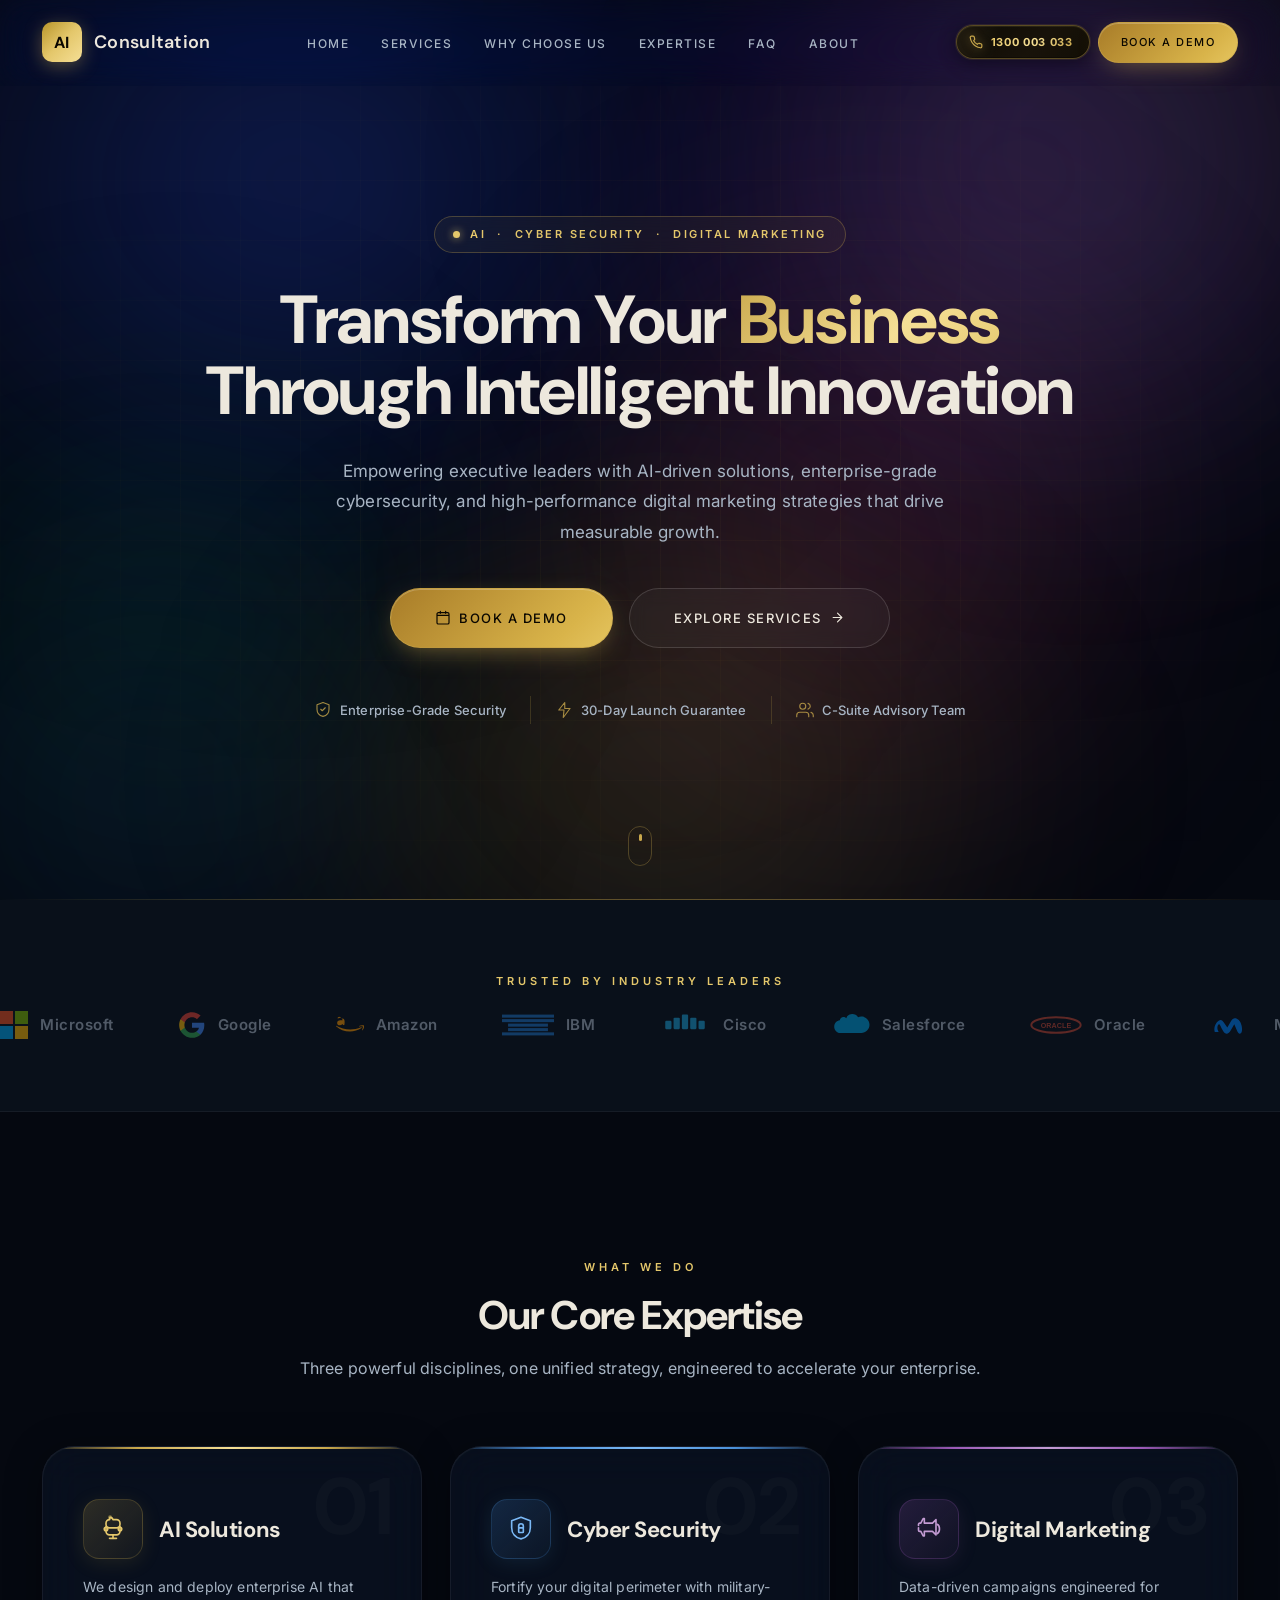
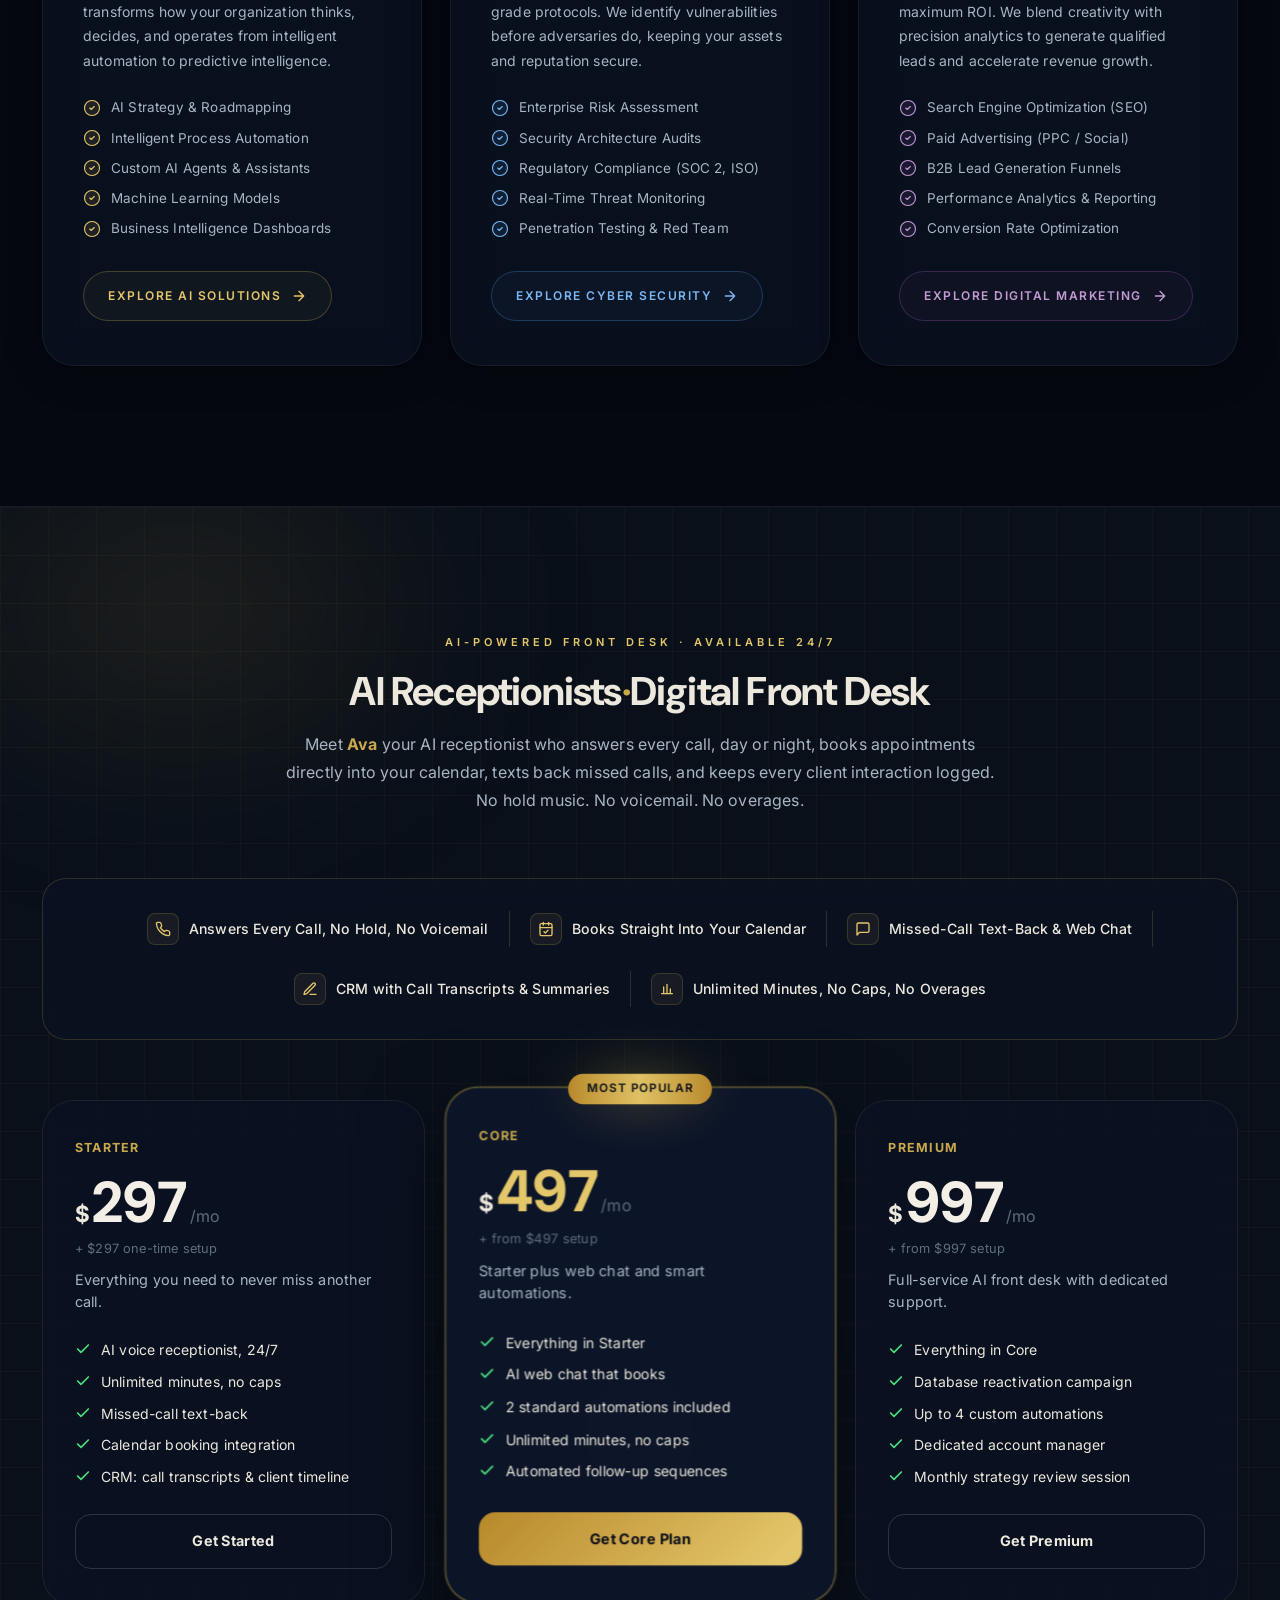
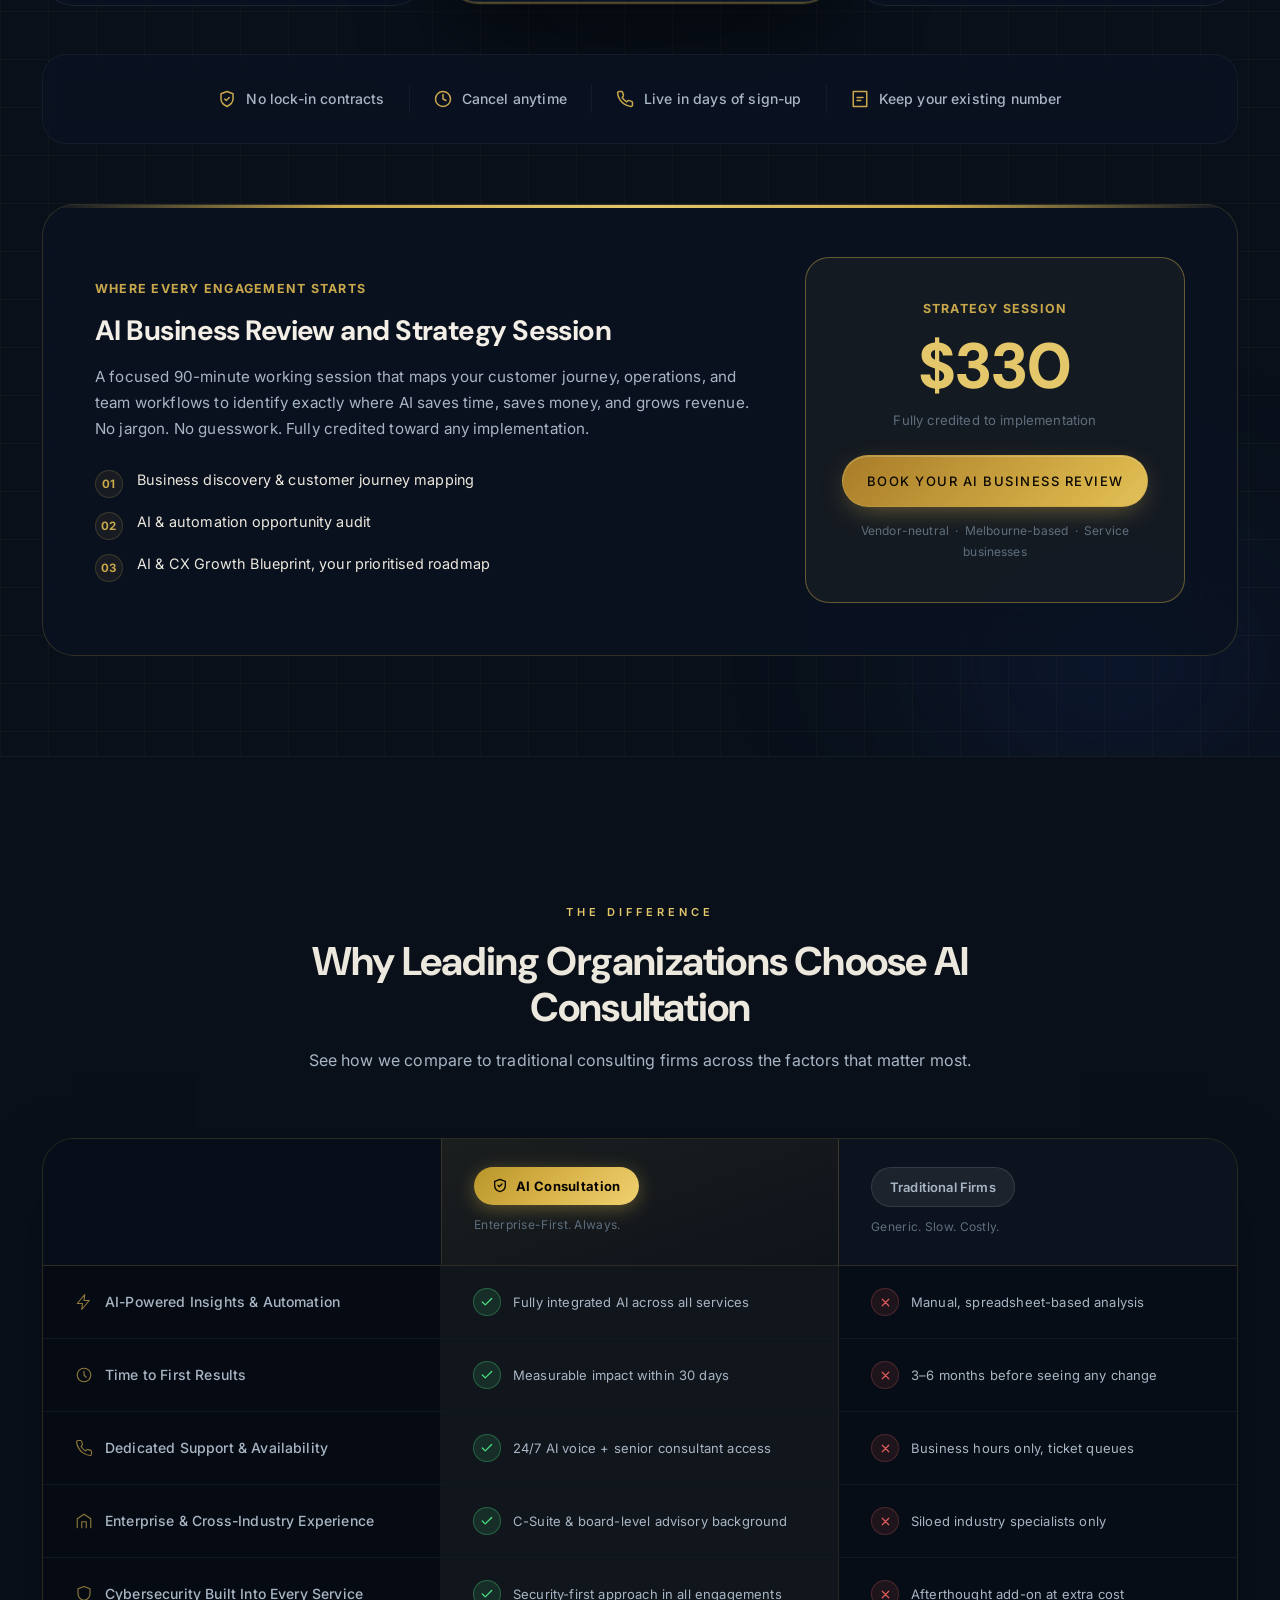
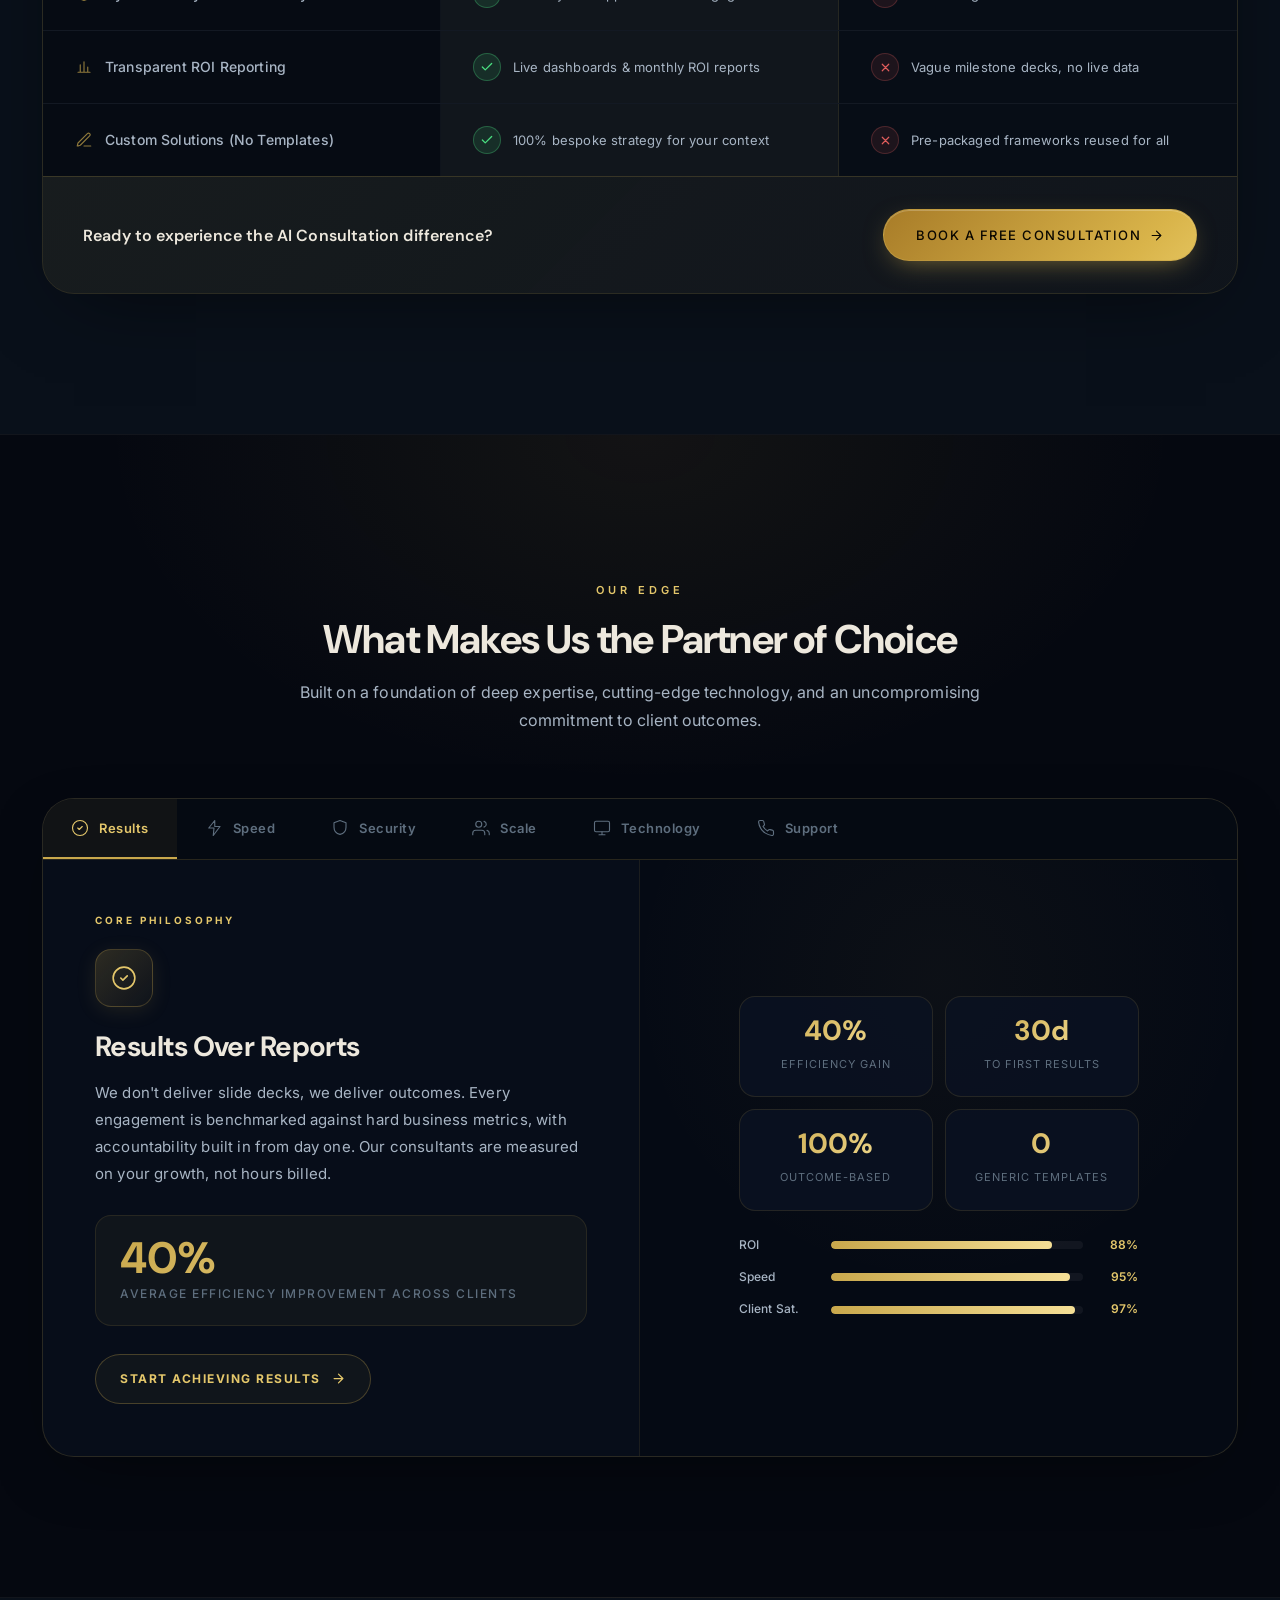
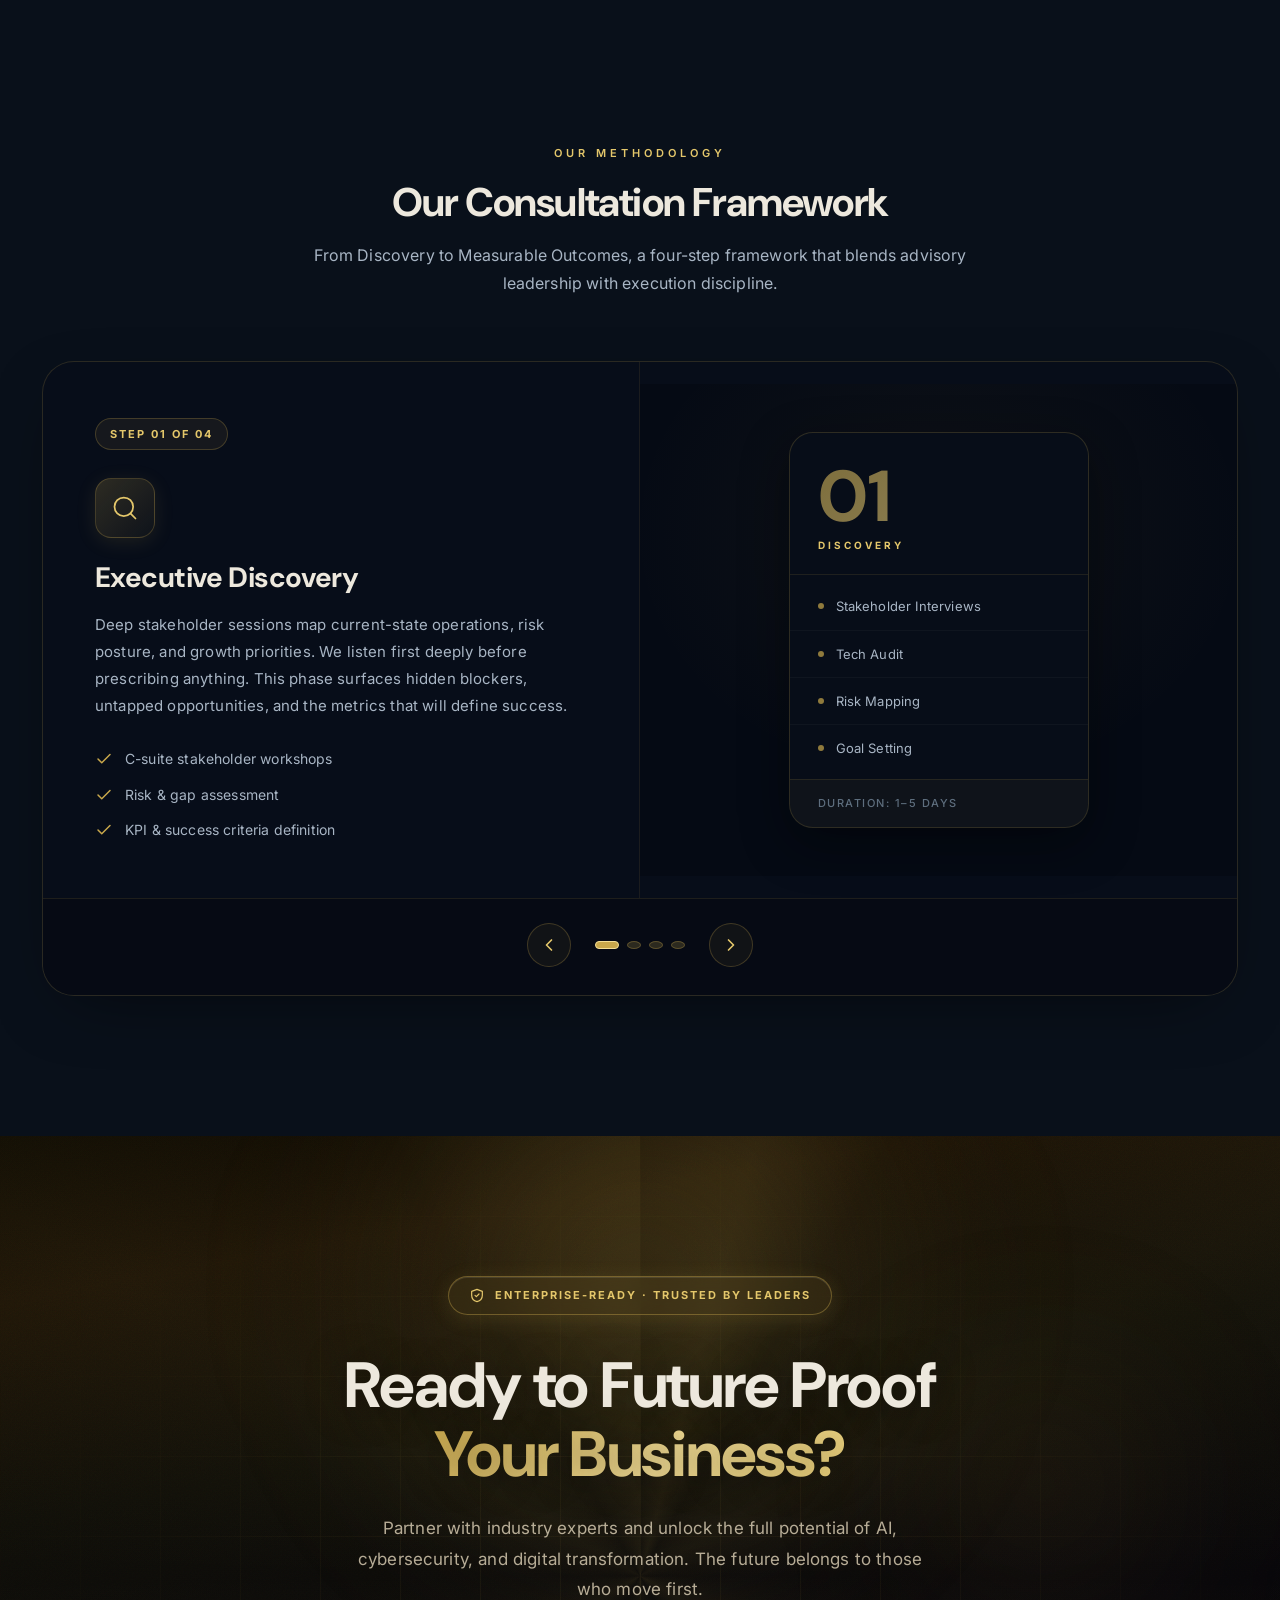
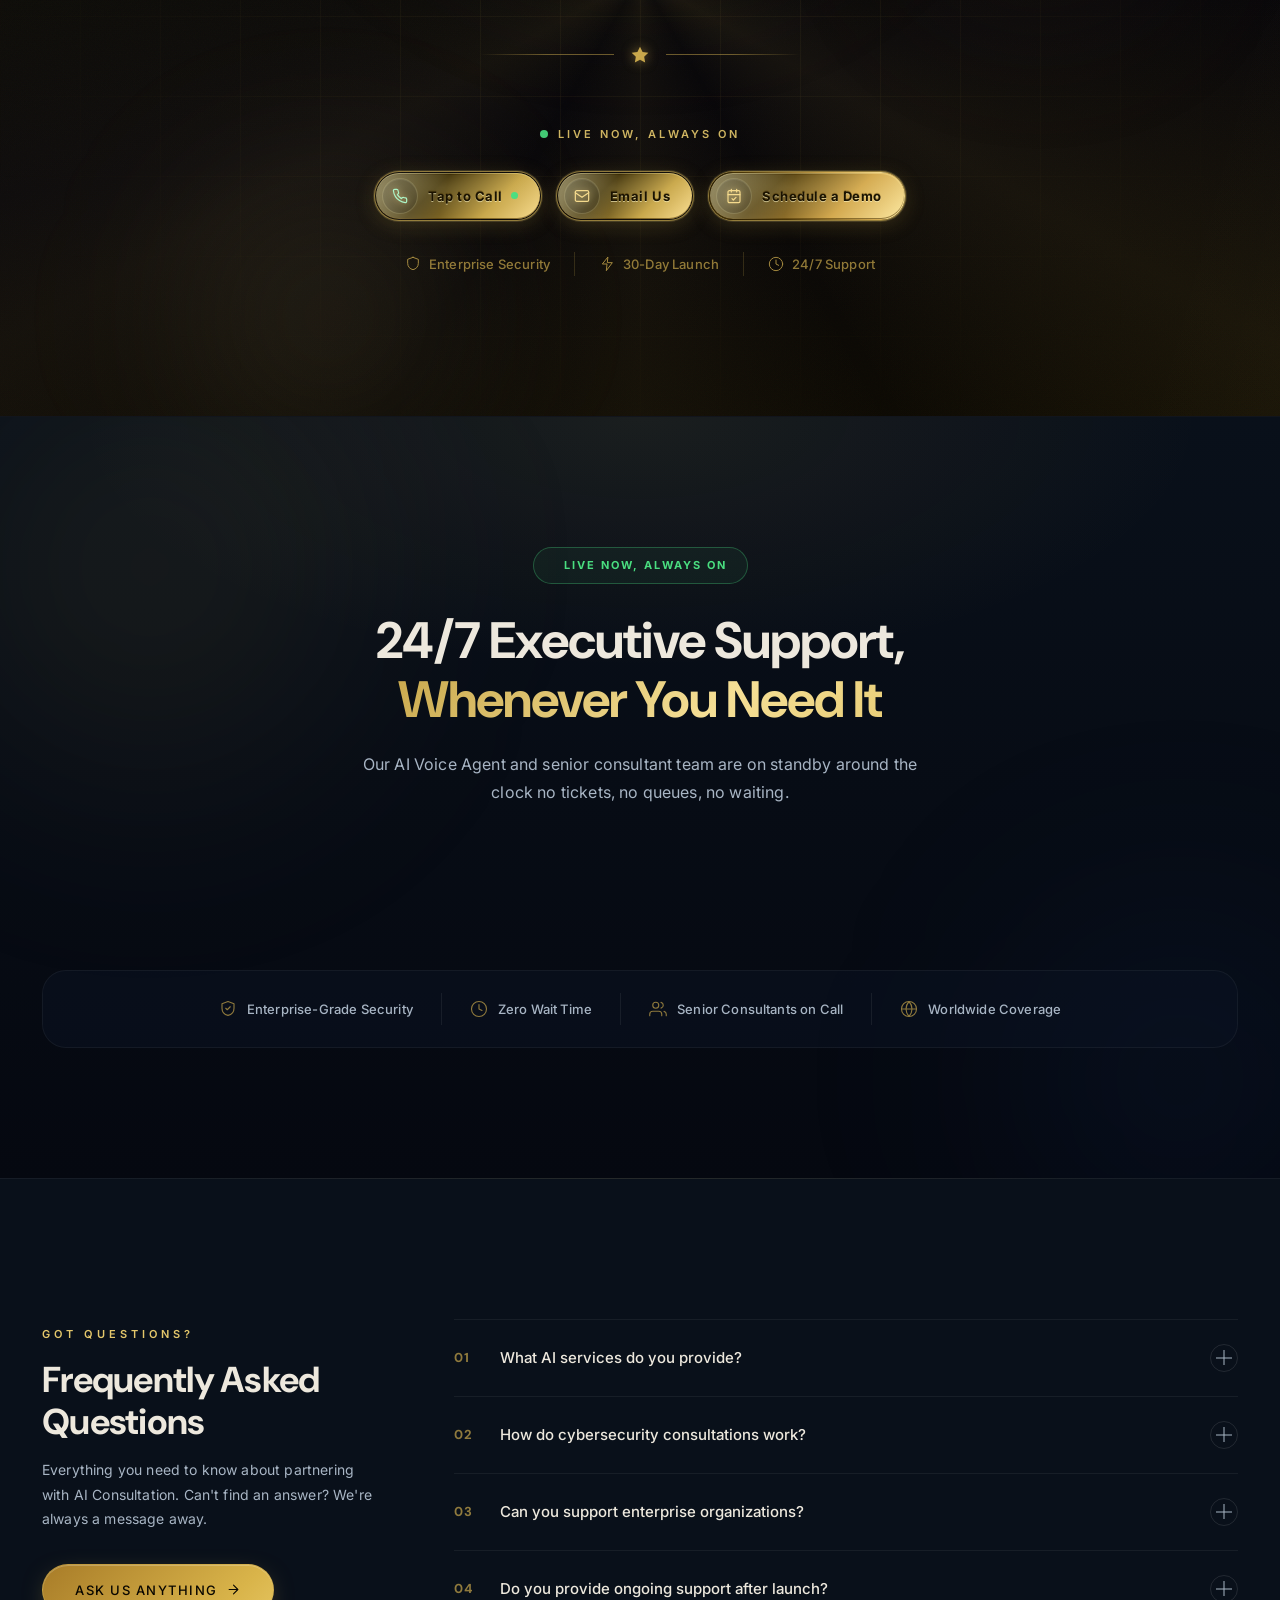
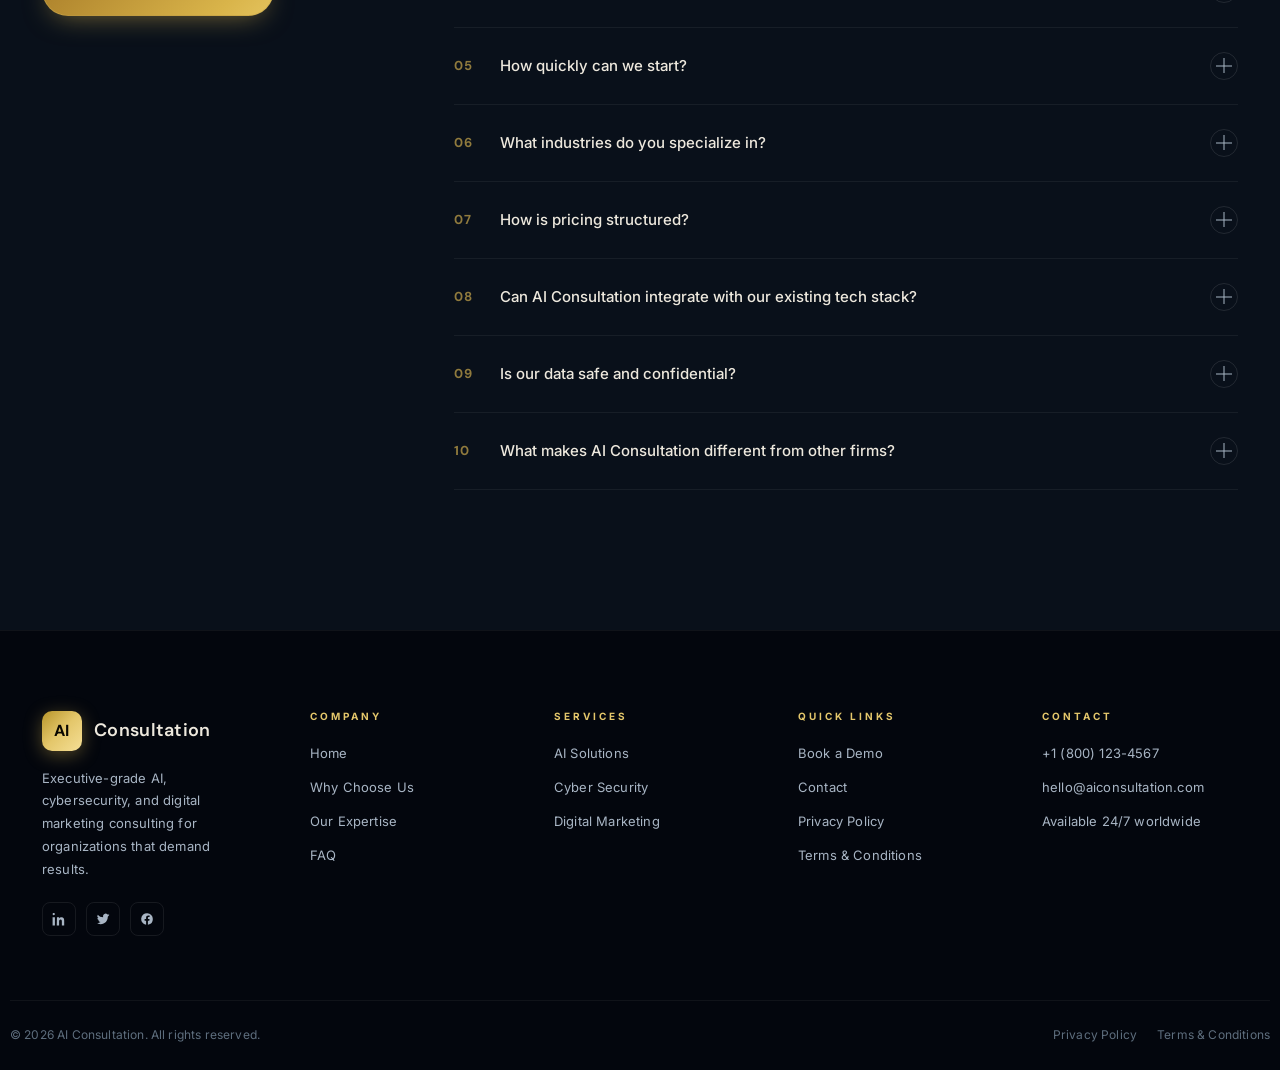
<file: index.html>
<!DOCTYPE html>
<html lang="en">
<head>
<meta charset="UTF-8">
<meta name="viewport" content="width=device-width, initial-scale=1.0">
<title>AI Consultation | Strategic Intelligence for Enterprise Leaders</title>
<meta name="description" content="AI Consultation partners with executive leaders to deliver AI strategy, enterprise cybersecurity, and high-performance digital marketing that drives measurable growth.">
<link rel="preconnect" href="https://fonts.googleapis.com">
<link rel="preconnect" href="https://fonts.gstatic.com" crossorigin>
<link href="https://fonts.googleapis.com/css2?family=Inter:wght@300;400;500;600;700;800&family=Playfair+Display:wght@400;600;700;800&family=DM+Sans:wght@400;500;600;700;800&display=swap" rel="stylesheet">
<link rel="stylesheet" href="style.css">
</head>
<body>

<!-- ===================== HEADER ===================== -->
<header class="site-header" id="siteHeader">
  <div class="header-inner container">
    <a href="#home" class="logo">
      <span class="logo-mark">AI</span>
      <span class="logo-text">Consultation</span>
    </a>

    <nav class="main-nav" id="mainNav">
      <ul>
        <li><a href="#home">Home</a></li>
        <li><a href="#services">Services</a></li>
        <li><a href="#why-us">Why Choose Us</a></li>
        <li><a href="#expertise">Expertise</a></li>
        <li><a href="#faq">FAQ</a></li>
        <li><a href="about.html">About</a></li>
      </ul>
    </nav>

    <div class="nav-actions">
      <a href="tel:+61130003033" class="btn btn-phone btn-nav-phone" aria-label="Call 1300 003 033">
        <svg viewBox="0 0 24 24" aria-hidden="true" focusable="false">
          <path d="M22 16.92v3a2 2 0 0 1-2.18 2 19.79 19.79 0 0 1-8.63-3.07 19.5 19.5 0 0 1-6-6A19.79 19.79 0 0 1 2.08 4.18 2 2 0 0 1 4.06 2h3a2 2 0 0 1 2 1.72c.12.92.34 1.81.66 2.66a2 2 0 0 1-.45 2.11L8 9.76a16 16 0 0 0 6.24 6.24l1.27-1.27a2 2 0 0 1 2.11-.45c.85.32 1.74.54 2.66.66A2 2 0 0 1 22 16.92z"/>
        </svg>
        <span>1300 003 033</span>
      </a>
      <a href="#book-demo" class="btn btn-gold btn-nav">Book a Demo</a>
    </div>

    <button class="menu-toggle" id="menuToggle" aria-label="Open menu" aria-expanded="false">
      <span></span><span></span><span></span>
    </button>
  </div>
</header>

<!-- mobile nav overlay -->
<div class="mobile-nav" id="mobileNav">
  <ul>
    <li><a href="#home">Home</a></li>
    <li><a href="#services">Services</a></li>
    <li><a href="#why-us">Why Choose Us</a></li>
    <li><a href="#expertise">Expertise</a></li>
    <li><a href="#faq">FAQ</a></li>
    <li><a href="about.html">About</a></li>
  </ul>
  <a href="#book-demo" class="btn btn-gold">Book a Demo</a>
</div>

<main>

<!-- ===================== HERO ===================== -->
<section class="hero" id="home">
  <!-- Aurora / Nebula premium animation layer -->
  <div class="hero-aurora-layer" aria-hidden="true">
    <div class="aurora-blob aurora-blob-1"></div>
    <div class="aurora-blob aurora-blob-2"></div>
    <div class="aurora-blob aurora-blob-3"></div>
    <div class="aurora-blob aurora-blob-4"></div>
    <div class="aurora-blob aurora-blob-5"></div>
  </div>
  <div class="hero-bg-grid"></div>
  <div class="hero-mesh-gradient"></div>
  <div class="hero-glow hero-glow-1"></div>
  <div class="hero-glow hero-glow-2"></div>
  <div class="hero-glow hero-glow-3"></div>
  <div class="hero-particles" id="heroParticles"></div>


  <div class="container hero-centered">
    <div class="hero-badge" data-reveal="fade-down">
      <span class="hero-badge-dot"></span>
      <span>AI &nbsp;&middot;&nbsp; Cyber Security &nbsp;&middot;&nbsp; Digital Marketing</span>
    </div>

    <h1 class="hero-title" data-reveal="fade-up">
      Transform Your <span class="gold-text-stroke">Business</span><br>Through&nbsp;Intelligent Innovation
    </h1>

    <p class="hero-sub hero-sub-center" data-reveal="fade-up" style="--reveal-delay:0.1s">
      Empowering executive leaders with AI-driven solutions, enterprise-grade cybersecurity, and high-performance digital marketing strategies that drive measurable growth.
    </p>

    <div class="hero-actions hero-actions-center" data-reveal="fade-up" style="--reveal-delay:0.2s">
      <a href="#book-demo" class="btn btn-gold btn-lg magnetic-btn">
        <svg viewBox="0 0 24 24" class="btn-icon" aria-hidden="true"><path d="M8 2v3M16 2v3M3 8h18M5 4h14a2 2 0 0 1 2 2v13a2 2 0 0 1-2 2H5a2 2 0 0 1-2-2V6a2 2 0 0 1 2-2z"/></svg>
        Book a Demo
      </a>
      <a href="#services" class="btn btn-ghost btn-lg">Explore Services
        <svg viewBox="0 0 24 24" class="btn-icon-right" aria-hidden="true"><path d="M5 12h14M12 5l7 7-7 7"/></svg>
      </a>
    </div>

    <div class="hero-trust-row hero-trust-center" data-reveal="fade-up" style="--reveal-delay:0.3s">
      <div class="hero-trust-item">
        <svg viewBox="0 0 24 24" aria-hidden="true"><path d="M12 2 4 5v6c0 5 3.5 8.5 8 9.5 4.5-1 8-4.5 8-9.5V5l-8-3z"/><path d="m9 11 2 2 4-4" stroke-linecap="round" stroke-linejoin="round"/></svg>
        <span>Enterprise-Grade Security</span>
      </div>
      <div class="hero-trust-sep"></div>
      <div class="hero-trust-item">
        <svg viewBox="0 0 24 24" aria-hidden="true"><path d="m13 2-8 10h7l-1 10 9-12h-7z"/></svg>
        <span>30-Day Launch Guarantee</span>
      </div>
      <div class="hero-trust-sep"></div>
      <div class="hero-trust-item">
        <svg viewBox="0 0 24 24" aria-hidden="true"><path d="M17 21v-2a4 4 0 0 0-4-4H5a4 4 0 0 0-4 4v2"/><circle cx="9" cy="7" r="4"/><path d="M23 21v-2a4 4 0 0 0-3-3.87M16 3.13a4 4 0 0 1 0 7.75"/></svg>
        <span>C-Suite Advisory Team</span>
      </div>
    </div>
  </div>

  <a href="#partners" class="scroll-cue" aria-hidden="true"><span></span></a>
</section>

<!-- DISABLED: SECTION BREAK — GOLDEN STARS (uncomment to restore falling star effect)
<!--
<div class="section-star-break" aria-hidden="true" id="starbreak-1">
  <canvas class="star-fall-canvas" data-break="1"></canvas>
</div>
-->

<!-- ===================== TRUSTED PARTNERS ===================== -->
<section class="partners" id="partners">
  <div class="container">
    <p class="section-eyebrow center" data-reveal="fade-up">Trusted By Industry Leaders</p>
  </div>
  <div class="marquee" data-reveal="fade-up">
    <div class="marquee-track">
      <span class="brand-logo">
        <svg viewBox="0 0 232 232" class="brand-svg" aria-label="Microsoft"><rect x="0" y="0" width="108" height="108" fill="#F25022"/><rect x="124" y="0" width="108" height="108" fill="#7FBA00"/><rect x="0" y="124" width="108" height="108" fill="#00A4EF"/><rect x="124" y="124" width="108" height="108" fill="#FFB900"/></svg>
        <span class="brand-name">Microsoft</span>
      </span>
      <span class="brand-logo">
        <svg viewBox="0 0 24 24" class="brand-svg" aria-label="Google"><path d="M22.56 12.25c0-.78-.07-1.53-.2-2.25H12v4.26h5.92c-.26 1.37-1.04 2.53-2.21 3.31v2.77h3.57c2.08-1.92 3.28-4.74 3.28-8.09z" fill="#4285F4"/><path d="M12 23c2.97 0 5.46-.98 7.28-2.66l-3.57-2.77c-.98.66-2.23 1.06-3.71 1.06-2.86 0-5.29-1.93-6.16-4.53H2.18v2.84C3.99 20.53 7.7 23 12 23z" fill="#34A853"/><path d="M5.84 14.09c-.22-.66-.35-1.36-.35-2.09s.13-1.43.35-2.09V7.07H2.18C1.43 8.55 1 10.22 1 12s.43 3.45 1.18 4.93l3.66-2.84z" fill="#FBBC05"/><path d="M12 5.38c1.62 0 3.06.56 4.21 1.64l3.15-3.15C17.45 2.09 14.97 1 12 1 7.7 1 3.99 3.47 2.18 7.07l3.66 2.84c.87-2.6 3.3-4.53 6.16-4.53z" fill="#EA4335"/></svg>
        <span class="brand-name">Google</span>
      </span>
      <span class="brand-logo">
        <svg viewBox="0 0 24 24" class="brand-svg" aria-label="Amazon Web Services"><path d="M6.763 10.036c0 .296.032.535.088.71.064.176.144.368.256.576.04.064.056.128.056.184 0 .08-.048.16-.152.24l-.504.336a.38.38 0 0 1-.208.072c-.08 0-.16-.04-.24-.112a2.474 2.474 0 0 1-.288-.376 6.18 6.18 0 0 1-.248-.472c-.624.736-1.408 1.104-2.352 1.104-.672 0-1.208-.192-1.6-.576-.392-.384-.592-.896-.592-1.536 0-.68.24-1.232.728-1.648.488-.416 1.136-.624 1.96-.624.272 0 .552.024.848.064.296.04.6.104.92.176v-.584c0-.608-.128-1.032-.376-1.28-.256-.248-.688-.368-1.304-.368-.28 0-.568.032-.864.104a6.368 6.368 0 0 0-.864.272 2.294 2.294 0 0 1-.28.104.49.49 0 0 1-.128.024c-.112 0-.168-.08-.168-.248v-.392c0-.128.016-.224.056-.28a.59.59 0 0 1 .224-.168c.28-.144.616-.264 1.008-.36A4.84 4.84 0 0 1 4.6 6.14c.952 0 1.648.216 2.096.648.44.432.664 1.088.664 1.968v2.592l.003.688z" fill="#FF9900"/><path d="M21.856 14.628c-2.664 1.968-6.528 3.016-9.856 3.016-4.664 0-8.856-1.728-12.024-4.6-.248-.224-.024-.528.272-.352 3.424 1.992 7.656 3.192 12.024 3.192 2.952 0 6.192-.616 9.176-1.888.448-.2.824.296.408.632z" fill="#FF9900"/><path d="M22.944 13.372c-.336-.432-2.224-.208-3.072-.104-.256.032-.296-.192-.064-.36 1.504-1.056 3.976-.752 4.264-.4.288.36-.08 2.824-1.488 4.004-.216.184-.424.088-.328-.152.32-.8 1.024-2.56.688-2.988z" fill="#FF9900"/></svg>
        <span class="brand-name">Amazon</span>
      </span>
      <span class="brand-logo">
        <svg viewBox="0 0 60 24" class="brand-svg" aria-label="IBM"><rect x="0" y="0" width="60" height="3.5" fill="#1F70C1"/><rect x="0" y="5.2" width="60" height="3.5" fill="#1F70C1"/><rect x="7" y="10.4" width="46" height="3.5" fill="#1F70C1"/><rect x="7" y="15.6" width="46" height="3.5" fill="#1F70C1"/><rect x="0" y="20.5" width="60" height="3.5" fill="#1F70C1"/></svg>
        <span class="brand-name">IBM</span>
      </span>
      <span class="brand-logo">
        <svg viewBox="0 0 100 40" class="brand-svg" aria-label="Cisco"><rect x="44" y="0" width="12" height="28" rx="2" fill="#1BA0D7"/><rect x="28" y="6" width="12" height="22" rx="2" fill="#1BA0D7"/><rect x="60" y="6" width="12" height="22" rx="2" fill="#1BA0D7"/><rect x="12" y="12" width="12" height="16" rx="2" fill="#1BA0D7"/><rect x="76" y="12" width="12" height="16" rx="2" fill="#1BA0D7"/></svg>
        <span class="brand-name">Cisco</span>
      </span>
      <span class="brand-logo">
        <svg viewBox="0 0 56 40" class="brand-svg" aria-label="Salesforce"><path d="M23.4 7.2a9.8 9.8 0 0 1 6.9-2.8c3.5 0 6.6 1.8 8.4 4.5a12 12 0 0 1 4.5-.9c6.5 0 11.8 5.3 11.8 11.8S49.7 31.6 43.2 31.6H13.8c-5.1 0-9.2-4.1-9.2-9.2 0-4.7 3.5-8.6 8.1-9.1.1-2.7 2.4-4.9 5.1-4.9 1.6 0 3 .7 4 1.8z" fill="#00A1E0"/></svg>
        <span class="brand-name">Salesforce</span>
      </span>
      <span class="brand-logo">
        <svg viewBox="0 0 80 30" class="brand-svg" aria-label="Oracle"><ellipse cx="40" cy="15" rx="38" ry="12" fill="none" stroke="#C74634" stroke-width="3"/><text x="40" y="19" text-anchor="middle" font-size="11" font-weight="700" fill="#C74634" font-family="Arial">ORACLE</text></svg>
        <span class="brand-name">Oracle</span>
      </span>
      <span class="brand-logo">
        <svg viewBox="0 0 60 30" class="brand-svg" aria-label="Meta"><path d="M5 20c0-4 2-8 5-10 2-1.5 4-1 5.5 1.5L20 18l4.5-8c1.5-2.5 3.5-3.5 6-2.5 4 1.5 6.5 7 6.5 12.5 0 3-1 5-2.5 5-1.5 0-2.5-1.5-3.5-4L28 14l-4 7c-1.5 2.5-3 4-5 4s-3.5-2-5-5c-1-2-1.5-2.5-2-4-.5-1.5-1-2-1.5-2-1 0-2 2-2 4 0 2 .5 3.5 1.5 5H5.5C5.2 22 5 21 5 20z" fill="#0082FB"/></svg>
        <span class="brand-name">Meta</span>
      </span>
      <!-- Duplicate for seamless loop -->
      <span class="brand-logo">
        <svg viewBox="0 0 232 232" class="brand-svg" aria-label="Microsoft"><rect x="0" y="0" width="108" height="108" fill="#F25022"/><rect x="124" y="0" width="108" height="108" fill="#7FBA00"/><rect x="0" y="124" width="108" height="108" fill="#00A4EF"/><rect x="124" y="124" width="108" height="108" fill="#FFB900"/></svg>
        <span class="brand-name">Microsoft</span>
      </span>
      <span class="brand-logo">
        <svg viewBox="0 0 24 24" class="brand-svg" aria-label="Google"><path d="M22.56 12.25c0-.78-.07-1.53-.2-2.25H12v4.26h5.92c-.26 1.37-1.04 2.53-2.21 3.31v2.77h3.57c2.08-1.92 3.28-4.74 3.28-8.09z" fill="#4285F4"/><path d="M12 23c2.97 0 5.46-.98 7.28-2.66l-3.57-2.77c-.98.66-2.23 1.06-3.71 1.06-2.86 0-5.29-1.93-6.16-4.53H2.18v2.84C3.99 20.53 7.7 23 12 23z" fill="#34A853"/><path d="M5.84 14.09c-.22-.66-.35-1.36-.35-2.09s.13-1.43.35-2.09V7.07H2.18C1.43 8.55 1 10.22 1 12s.43 3.45 1.18 4.93l3.66-2.84z" fill="#FBBC05"/><path d="M12 5.38c1.62 0 3.06.56 4.21 1.64l3.15-3.15C17.45 2.09 14.97 1 12 1 7.7 1 3.99 3.47 2.18 7.07l3.66 2.84c.87-2.6 3.3-4.53 6.16-4.53z" fill="#EA4335"/></svg>
        <span class="brand-name">Google</span>
      </span>
      <span class="brand-logo">
        <svg viewBox="0 0 24 24" class="brand-svg" aria-label="Amazon Web Services"><path d="M6.763 10.036c0 .296.032.535.088.71.064.176.144.368.256.576.04.064.056.128.056.184 0 .08-.048.16-.152.24l-.504.336a.38.38 0 0 1-.208.072c-.08 0-.16-.04-.24-.112a2.474 2.474 0 0 1-.288-.376 6.18 6.18 0 0 1-.248-.472c-.624.736-1.408 1.104-2.352 1.104-.672 0-1.208-.192-1.6-.576-.392-.384-.592-.896-.592-1.536 0-.68.24-1.232.728-1.648.488-.416 1.136-.624 1.96-.624.272 0 .552.024.848.064.296.04.6.104.92.176v-.584c0-.608-.128-1.032-.376-1.28-.256-.248-.688-.368-1.304-.368-.28 0-.568.032-.864.104a6.368 6.368 0 0 0-.864.272 2.294 2.294 0 0 1-.28.104.49.49 0 0 1-.128.024c-.112 0-.168-.08-.168-.248v-.392c0-.128.016-.224.056-.28a.59.59 0 0 1 .224-.168c.28-.144.616-.264 1.008-.36A4.84 4.84 0 0 1 4.6 6.14c.952 0 1.648.216 2.096.648.44.432.664 1.088.664 1.968v2.592l.003.688z" fill="#FF9900"/><path d="M21.856 14.628c-2.664 1.968-6.528 3.016-9.856 3.016-4.664 0-8.856-1.728-12.024-4.6-.248-.224-.024-.528.272-.352 3.424 1.992 7.656 3.192 12.024 3.192 2.952 0 6.192-.616 9.176-1.888.448-.2.824.296.408.632z" fill="#FF9900"/><path d="M22.944 13.372c-.336-.432-2.224-.208-3.072-.104-.256.032-.296-.192-.064-.36 1.504-1.056 3.976-.752 4.264-.4.288.36-.08 2.824-1.488 4.004-.216.184-.424.088-.328-.152.32-.8 1.024-2.56.688-2.988z" fill="#FF9900"/></svg>
        <span class="brand-name">Amazon</span>
      </span>
      <span class="brand-logo">
        <svg viewBox="0 0 60 24" class="brand-svg" aria-label="IBM"><rect x="0" y="0" width="60" height="3.5" fill="#1F70C1"/><rect x="0" y="5.2" width="60" height="3.5" fill="#1F70C1"/><rect x="7" y="10.4" width="46" height="3.5" fill="#1F70C1"/><rect x="7" y="15.6" width="46" height="3.5" fill="#1F70C1"/><rect x="0" y="20.5" width="60" height="3.5" fill="#1F70C1"/></svg>
        <span class="brand-name">IBM</span>
      </span>
      <span class="brand-logo">
        <svg viewBox="0 0 100 40" class="brand-svg" aria-label="Cisco"><rect x="44" y="0" width="12" height="28" rx="2" fill="#1BA0D7"/><rect x="28" y="6" width="12" height="22" rx="2" fill="#1BA0D7"/><rect x="60" y="6" width="12" height="22" rx="2" fill="#1BA0D7"/><rect x="12" y="12" width="12" height="16" rx="2" fill="#1BA0D7"/><rect x="76" y="12" width="12" height="16" rx="2" fill="#1BA0D7"/></svg>
        <span class="brand-name">Cisco</span>
      </span>
      <span class="brand-logo">
        <svg viewBox="0 0 56 40" class="brand-svg" aria-label="Salesforce"><path d="M23.4 7.2a9.8 9.8 0 0 1 6.9-2.8c3.5 0 6.6 1.8 8.4 4.5a12 12 0 0 1 4.5-.9c6.5 0 11.8 5.3 11.8 11.8S49.7 31.6 43.2 31.6H13.8c-5.1 0-9.2-4.1-9.2-9.2 0-4.7 3.5-8.6 8.1-9.1.1-2.7 2.4-4.9 5.1-4.9 1.6 0 3 .7 4 1.8z" fill="#00A1E0"/></svg>
        <span class="brand-name">Salesforce</span>
      </span>
      <span class="brand-logo">
        <svg viewBox="0 0 80 30" class="brand-svg" aria-label="Oracle"><ellipse cx="40" cy="15" rx="38" ry="12" fill="none" stroke="#C74634" stroke-width="3"/><text x="40" y="19" text-anchor="middle" font-size="11" font-weight="700" fill="#C74634" font-family="Arial">ORACLE</text></svg>
        <span class="brand-name">Oracle</span>
      </span>
      <span class="brand-logo">
        <svg viewBox="0 0 60 30" class="brand-svg" aria-label="Meta"><path d="M5 20c0-4 2-8 5-10 2-1.5 4-1 5.5 1.5L20 18l4.5-8c1.5-2.5 3.5-3.5 6-2.5 4 1.5 6.5 7 6.5 12.5 0 3-1 5-2.5 5-1.5 0-2.5-1.5-3.5-4L28 14l-4 7c-1.5 2.5-3 4-5 4s-3.5-2-5-5c-1-2-1.5-2.5-2-4-.5-1.5-1-2-1.5-2-1 0-2 2-2 4 0 2 .5 3.5 1.5 5H5.5C5.2 22 5 21 5 20z" fill="#0082FB"/></svg>
        <span class="brand-name">Meta</span>
      </span>
    </div>
  </div>
</section>

<!-- DISABLED: SECTION BREAK — GOLDEN STARS (uncomment to restore falling star effect)
<!--
<div class="section-star-break" aria-hidden="true" id="starbreak-2">
  <canvas class="star-fall-canvas" data-break="2"></canvas>
</div>
-->

<!-- ===================== SERVICES ===================== -->
<section class="services" id="services">
  <div class="container">
    <div class="section-head" data-reveal="fade-up">
      <p class="section-eyebrow">What We Do</p>
      <h2 class="section-title">Our Core Expertise</h2>
      <p class="section-sub">Three powerful disciplines, one unified strategy, engineered to accelerate your enterprise.</p>
    </div>

    <div class="card-grid services-grid">

      <article class="service-card service-card-ai" data-reveal="fade-up">
        <div class="service-card-accent"></div>
        <div class="service-number">01</div>
        <div class="service-head">
          <div class="service-icon">
            <svg viewBox="0 0 24 24" aria-hidden="true"><path d="M9.5 2a2.5 2.5 0 0 1 2.45 2H15a3 3 0 0 1 3 3v1a3 3 0 0 1-3 3H9a3 3 0 0 1-3-3V7a3 3 0 0 1 3-3h.05A2.5 2.5 0 0 1 9.5 2z"/><circle cx="9.5" cy="2" r="1" opacity="0.5"/><path d="M6 10v4a3 3 0 0 0 3 3h3"/><path d="M18 10v4a3 3 0 0 1-3 3h-3"/><path d="M12 17v3"/><path d="M9 20h6"/><circle cx="6" cy="12" r="1.5"/><circle cx="18" cy="12" r="1.5"/></svg>
          </div>
          <h3>AI Solutions</h3>
        </div>
        <p class="service-desc">We design and deploy enterprise AI that transforms how your organization thinks, decides, and operates from intelligent automation to predictive intelligence.</p>
        <ul class="service-list">
          <li><svg viewBox="0 0 24 24" class="list-icon" aria-hidden="true"><path d="M12 2a10 10 0 1 1 0 20 10 10 0 0 1 0-20z"/><path d="M9 12l2 2 4-4" stroke-linecap="round" stroke-linejoin="round"/></svg>AI Strategy &amp; Roadmapping</li>
          <li><svg viewBox="0 0 24 24" class="list-icon" aria-hidden="true"><path d="M12 2a10 10 0 1 1 0 20 10 10 0 0 1 0-20z"/><path d="M9 12l2 2 4-4" stroke-linecap="round" stroke-linejoin="round"/></svg>Intelligent Process Automation</li>
          <li><svg viewBox="0 0 24 24" class="list-icon" aria-hidden="true"><path d="M12 2a10 10 0 1 1 0 20 10 10 0 0 1 0-20z"/><path d="M9 12l2 2 4-4" stroke-linecap="round" stroke-linejoin="round"/></svg>Custom AI Agents &amp; Assistants</li>
          <li><svg viewBox="0 0 24 24" class="list-icon" aria-hidden="true"><path d="M12 2a10 10 0 1 1 0 20 10 10 0 0 1 0-20z"/><path d="M9 12l2 2 4-4" stroke-linecap="round" stroke-linejoin="round"/></svg>Machine Learning Models</li>
          <li><svg viewBox="0 0 24 24" class="list-icon" aria-hidden="true"><path d="M12 2a10 10 0 1 1 0 20 10 10 0 0 1 0-20z"/><path d="M9 12l2 2 4-4" stroke-linecap="round" stroke-linejoin="round"/></svg>Business Intelligence Dashboards</li>
        </ul>
        <a href="about-ai.html" class="service-cta-btn">Explore AI Solutions<svg viewBox="0 0 24 24" class="arrow-icon" aria-hidden="true"><path d="M5 12h14M12 5l7 7-7 7"/></svg></a>
      </article>

      <article class="service-card service-card-cyber" data-reveal="fade-up" style="--delay:0.12s">
        <div class="service-card-accent"></div>
        <div class="service-number">02</div>
        <div class="service-head">
          <div class="service-icon">
            <svg viewBox="0 0 24 24" aria-hidden="true"><path d="M12 2 4 5v6c0 5 3.5 8.5 8 9.5 4.5-1 8-4.5 8-9.5V5l-8-3z"/><rect x="10" y="11" width="4" height="4" rx="0.5"/><path d="M10 11V9.5a2 2 0 1 1 4 0V11" stroke-linecap="round"/></svg>
          </div>
          <h3>Cyber Security</h3>
        </div>
        <p class="service-desc">Fortify your digital perimeter with military-grade protocols. We identify vulnerabilities before adversaries do, keeping your assets and reputation secure.</p>
        <ul class="service-list">
          <li><svg viewBox="0 0 24 24" class="list-icon" aria-hidden="true"><path d="M12 2a10 10 0 1 1 0 20 10 10 0 0 1 0-20z"/><path d="M9 12l2 2 4-4" stroke-linecap="round" stroke-linejoin="round"/></svg>Enterprise Risk Assessment</li>
          <li><svg viewBox="0 0 24 24" class="list-icon" aria-hidden="true"><path d="M12 2a10 10 0 1 1 0 20 10 10 0 0 1 0-20z"/><path d="M9 12l2 2 4-4" stroke-linecap="round" stroke-linejoin="round"/></svg>Security Architecture Audits</li>
          <li><svg viewBox="0 0 24 24" class="list-icon" aria-hidden="true"><path d="M12 2a10 10 0 1 1 0 20 10 10 0 0 1 0-20z"/><path d="M9 12l2 2 4-4" stroke-linecap="round" stroke-linejoin="round"/></svg>Regulatory Compliance (SOC 2, ISO)</li>
          <li><svg viewBox="0 0 24 24" class="list-icon" aria-hidden="true"><path d="M12 2a10 10 0 1 1 0 20 10 10 0 0 1 0-20z"/><path d="M9 12l2 2 4-4" stroke-linecap="round" stroke-linejoin="round"/></svg>Real-Time Threat Monitoring</li>
          <li><svg viewBox="0 0 24 24" class="list-icon" aria-hidden="true"><path d="M12 2a10 10 0 1 1 0 20 10 10 0 0 1 0-20z"/><path d="M9 12l2 2 4-4" stroke-linecap="round" stroke-linejoin="round"/></svg>Penetration Testing &amp; Red Team</li>
        </ul>
        <a href="about-cyber.html" class="service-cta-btn">Explore Cyber Security<svg viewBox="0 0 24 24" class="arrow-icon" aria-hidden="true"><path d="M5 12h14M12 5l7 7-7 7"/></svg></a>
      </article>

      <article class="service-card service-card-marketing" data-reveal="fade-up" style="--delay:0.24s">
        <div class="service-card-accent"></div>
        <div class="service-number">03</div>
        <div class="service-head">
          <div class="service-icon">
            <svg viewBox="0 0 24 24" aria-hidden="true"><path d="M3 11v2a1 1 0 0 0 1 1h1l2 4h1v-4h7l3 3V4l-3 3H8V3H7L5 7H4a1 1 0 0 0-1 1v1"/><path d="M19 8c1 .5 2 1.5 2 4s-1 3.5-2 4" stroke-linecap="round"/></svg>
          </div>
          <h3>Digital Marketing</h3>
        </div>
        <p class="service-desc">Data-driven campaigns engineered for maximum ROI. We blend creativity with precision analytics to generate qualified leads and accelerate revenue growth.</p>
        <ul class="service-list">
          <li><svg viewBox="0 0 24 24" class="list-icon" aria-hidden="true"><path d="M12 2a10 10 0 1 1 0 20 10 10 0 0 1 0-20z"/><path d="M9 12l2 2 4-4" stroke-linecap="round" stroke-linejoin="round"/></svg>Search Engine Optimization (SEO)</li>
          <li><svg viewBox="0 0 24 24" class="list-icon" aria-hidden="true"><path d="M12 2a10 10 0 1 1 0 20 10 10 0 0 1 0-20z"/><path d="M9 12l2 2 4-4" stroke-linecap="round" stroke-linejoin="round"/></svg>Paid Advertising (PPC / Social)</li>
          <li><svg viewBox="0 0 24 24" class="list-icon" aria-hidden="true"><path d="M12 2a10 10 0 1 1 0 20 10 10 0 0 1 0-20z"/><path d="M9 12l2 2 4-4" stroke-linecap="round" stroke-linejoin="round"/></svg>B2B Lead Generation Funnels</li>
          <li><svg viewBox="0 0 24 24" class="list-icon" aria-hidden="true"><path d="M12 2a10 10 0 1 1 0 20 10 10 0 0 1 0-20z"/><path d="M9 12l2 2 4-4" stroke-linecap="round" stroke-linejoin="round"/></svg>Performance Analytics &amp; Reporting</li>
          <li><svg viewBox="0 0 24 24" class="list-icon" aria-hidden="true"><path d="M12 2a10 10 0 1 1 0 20 10 10 0 0 1 0-20z"/><path d="M9 12l2 2 4-4" stroke-linecap="round" stroke-linejoin="round"/></svg>Conversion Rate Optimization</li>
        </ul>
        <a href="about-marketing.html" class="service-cta-btn">Explore Digital Marketing<svg viewBox="0 0 24 24" class="arrow-icon" aria-hidden="true"><path d="M5 12h14M12 5l7 7-7 7"/></svg></a>
      </article>
    </div>
  </div>
</section>

<!-- ===================== AI RECEPTIONISTS — DIGITAL FRONT DESK ===================== -->
<section class="ai-receptionist-section" id="ai-receptionist">
  <!-- Background layers matching site theme -->
  <div class="ai-rec-bg-layer" aria-hidden="true">
    <div class="ai-rec-aurora ai-rec-aurora-1"></div>
    <div class="ai-rec-aurora ai-rec-aurora-2"></div>
    <div class="ai-rec-aurora ai-rec-aurora-3"></div>
  </div>
  <div class="ai-rec-grid-overlay" aria-hidden="true"></div>

  <div class="container">
    <!-- Section Header -->
    <div class="section-head" data-reveal="fade-up">
      <p class="section-eyebrow">AI-Powered Front Desk · Available 24/7</p>
      <h2 class="section-title">AI Receptionists<span class="gold-text">·</span>Digital Front Desk</h2>
      <p class="section-sub">Meet <strong style="color:var(--gold)"> Ava</strong> your AI receptionist who answers every call, day or night, books appointments directly into your calendar, texts back missed calls, and keeps every client interaction logged. No hold music. No voicemail. No overages.</p>
    </div>

    <!-- Key Feature Highlights -->
    <div class="ai-rec-features" data-reveal="fade-up">
      <div class="ai-rec-feature-item">
        <span class="ai-rec-feature-icon">
          <svg viewBox="0 0 24 24" aria-hidden="true"><path d="M22 16.92v3a2 2 0 0 1-2.18 2 19.79 19.79 0 0 1-8.63-3.07 19.5 19.5 0 0 1-6-6 19.79 19.79 0 0 1-3.07-8.67A2 2 0 0 1 4.11 2h3a2 2 0 0 1 2 1.72c.127.96.36 1.903.7 2.81a2 2 0 0 1-.45 2.11L8.09 9.91a16 16 0 0 0 6 6l1.27-1.27a2 2 0 0 1 2.11-.45c.907.34 1.85.573 2.81.7A2 2 0 0 1 22 16.92z"/></svg>
        </span>
        <span>Answers Every Call, No Hold, No Voicemail</span>
      </div>
      <div class="ai-rec-feature-sep" aria-hidden="true"></div>
      <div class="ai-rec-feature-item">
        <span class="ai-rec-feature-icon">
          <svg viewBox="0 0 24 24" aria-hidden="true"><rect x="3" y="4" width="18" height="18" rx="2"/><path d="M16 2v4M8 2v4M3 10h18"/><path d="m9 16 2 2 4-4" stroke-linecap="round" stroke-linejoin="round"/></svg>
        </span>
        <span>Books Straight Into Your Calendar</span>
      </div>
      <div class="ai-rec-feature-sep" aria-hidden="true"></div>
      <div class="ai-rec-feature-item">
        <span class="ai-rec-feature-icon">
          <svg viewBox="0 0 24 24" aria-hidden="true"><path d="M21 15a2 2 0 0 1-2 2H7l-4 4V5a2 2 0 0 1 2-2h14a2 2 0 0 1 2 2z"/></svg>
        </span>
        <span>Missed-Call Text-Back &amp; Web Chat</span>
      </div>
      <div class="ai-rec-feature-sep" aria-hidden="true"></div>
      <div class="ai-rec-feature-item">
        <span class="ai-rec-feature-icon">
          <svg viewBox="0 0 24 24" aria-hidden="true"><path d="M12 20h9M4 20h1M16.5 3.5a2.12 2.12 0 0 1 3 3L7 19l-4 1 1-4Z"/></svg>
        </span>
        <span>CRM with Call Transcripts &amp; Summaries</span>
      </div>
      <div class="ai-rec-feature-sep" aria-hidden="true"></div>
      <div class="ai-rec-feature-item">
        <span class="ai-rec-feature-icon">
          <svg viewBox="0 0 24 24" aria-hidden="true"><path d="M4 19h16M7 19V9m5 10V5m5 14v-7"/></svg>
        </span>
        <span>Unlimited Minutes, No Caps, No Overages</span>
      </div>
    </div>

    <!-- Pricing Cards -->
    <div class="ai-rec-pricing-grid" data-reveal="fade-up">

      <!-- Starter Plan -->
      <div class="ai-rec-plan" id="plan-starter">
        <div class="ai-rec-plan-header">
          <div class="ai-rec-plan-badge">Starter</div>
          <div class="ai-rec-plan-price">
            <span class="ai-rec-price-currency">$</span>
            <span class="ai-rec-price-amount">297</span>
            <span class="ai-rec-price-period">/mo</span>
          </div>
          <div class="ai-rec-plan-setup">+ $297 one-time setup</div>
          <p class="ai-rec-plan-tagline">Everything you need to never miss another call.</p>
        </div>
        <ul class="ai-rec-plan-features">
          <li><svg viewBox="0 0 24 24" aria-hidden="true"><path d="M20 6 9 17l-5-5"/></svg>AI voice receptionist, 24/7</li>
          <li><svg viewBox="0 0 24 24" aria-hidden="true"><path d="M20 6 9 17l-5-5"/></svg>Unlimited minutes, no caps</li>
          <li><svg viewBox="0 0 24 24" aria-hidden="true"><path d="M20 6 9 17l-5-5"/></svg>Missed-call text-back</li>
          <li><svg viewBox="0 0 24 24" aria-hidden="true"><path d="M20 6 9 17l-5-5"/></svg>Calendar booking integration</li>
          <li><svg viewBox="0 0 24 24" aria-hidden="true"><path d="M20 6 9 17l-5-5"/></svg>CRM: call transcripts &amp; client timeline</li>
        </ul>
        <a href="#contact" class="ai-rec-plan-btn ai-rec-plan-btn--outline" id="plan-starter-cta">Get Started</a>
      </div>

      <!-- Core Plan — Most Popular -->
      <div class="ai-rec-plan ai-rec-plan--featured" id="plan-core">
        <div class="ai-rec-plan-popular-badge">Most Popular</div>
        <div class="ai-rec-plan-glow" aria-hidden="true"></div>
        <div class="ai-rec-plan-header">
          <div class="ai-rec-plan-badge">Core</div>
          <div class="ai-rec-plan-price">
            <span class="ai-rec-price-currency">$</span>
            <span class="ai-rec-price-amount">497</span>
            <span class="ai-rec-price-period">/mo</span>
          </div>
          <div class="ai-rec-plan-setup">+ from $497 setup</div>
          <p class="ai-rec-plan-tagline">Starter plus web chat and smart automations.</p>
        </div>
        <ul class="ai-rec-plan-features">
          <li><svg viewBox="0 0 24 24" aria-hidden="true"><path d="M20 6 9 17l-5-5"/></svg>Everything in Starter</li>
          <li><svg viewBox="0 0 24 24" aria-hidden="true"><path d="M20 6 9 17l-5-5"/></svg>AI web chat that books</li>
          <li><svg viewBox="0 0 24 24" aria-hidden="true"><path d="M20 6 9 17l-5-5"/></svg>2 standard automations included</li>
          <li><svg viewBox="0 0 24 24" aria-hidden="true"><path d="M20 6 9 17l-5-5"/></svg>Unlimited minutes, no caps</li>
          <li><svg viewBox="0 0 24 24" aria-hidden="true"><path d="M20 6 9 17l-5-5"/></svg>Automated follow-up sequences</li>
        </ul>
        <a href="#contact" class="ai-rec-plan-btn ai-rec-plan-btn--gold" id="plan-core-cta">Get Core Plan</a>
      </div>

      <!-- Premium Plan -->
      <div class="ai-rec-plan" id="plan-premium">
        <div class="ai-rec-plan-header">
          <div class="ai-rec-plan-badge">Premium</div>
          <div class="ai-rec-plan-price">
            <span class="ai-rec-price-currency">$</span>
            <span class="ai-rec-price-amount">997</span>
            <span class="ai-rec-price-period">/mo</span>
          </div>
          <div class="ai-rec-plan-setup">+ from $997 setup</div>
          <p class="ai-rec-plan-tagline">Full-service AI front desk with dedicated support.</p>
        </div>
        <ul class="ai-rec-plan-features">
          <li><svg viewBox="0 0 24 24" aria-hidden="true"><path d="M20 6 9 17l-5-5"/></svg>Everything in Core</li>
          <li><svg viewBox="0 0 24 24" aria-hidden="true"><path d="M20 6 9 17l-5-5"/></svg>Database reactivation campaign</li>
          <li><svg viewBox="0 0 24 24" aria-hidden="true"><path d="M20 6 9 17l-5-5"/></svg>Up to 4 custom automations</li>
          <li><svg viewBox="0 0 24 24" aria-hidden="true"><path d="M20 6 9 17l-5-5"/></svg>Dedicated account manager</li>
          <li><svg viewBox="0 0 24 24" aria-hidden="true"><path d="M20 6 9 17l-5-5"/></svg>Monthly strategy review session</li>
        </ul>
        <a href="#contact" class="ai-rec-plan-btn ai-rec-plan-btn--outline" id="plan-premium-cta">Get Premium</a>
      </div>

    </div><!-- end .ai-rec-pricing-grid -->

    <!-- Trust Signals Row -->
    <div class="ai-rec-trust-row" data-reveal="fade-up">
      <div class="ai-rec-trust-item">
        <svg viewBox="0 0 24 24" aria-hidden="true"><path d="M12 22s8-4 8-10V5l-8-3-8 3v7c0 6 8 10 8 10z"/><path d="m9 12 2 2 4-4" stroke-linecap="round" stroke-linejoin="round"/></svg>
        <span>No lock-in contracts</span>
      </div>
      <div class="ai-rec-trust-sep" aria-hidden="true"></div>
      <div class="ai-rec-trust-item">
        <svg viewBox="0 0 24 24" aria-hidden="true"><circle cx="12" cy="12" r="10"/><path d="M12 6v6l4 2"/></svg>
        <span>Cancel anytime</span>
      </div>
      <div class="ai-rec-trust-sep" aria-hidden="true"></div>
      <div class="ai-rec-trust-item">
        <svg viewBox="0 0 24 24" aria-hidden="true"><path d="M22 16.92v3a2 2 0 0 1-2.18 2 19.79 19.79 0 0 1-8.63-3.07 19.5 19.5 0 0 1-6-6 19.79 19.79 0 0 1-3.07-8.67A2 2 0 0 1 4.11 2h3a2 2 0 0 1 2 1.72c.127.96.36 1.903.7 2.81a2 2 0 0 1-.45 2.11L8.09 9.91a16 16 0 0 0 6 6l1.27-1.27a2 2 0 0 1 2.11-.45c.907.34 1.85.573 2.81.7A2 2 0 0 1 22 16.92z"/></svg>
        <span>Live in days of sign-up</span>
      </div>
      <div class="ai-rec-trust-sep" aria-hidden="true"></div>
      <div class="ai-rec-trust-item">
        <svg viewBox="0 0 24 24" aria-hidden="true"><path d="M3 2h18v20H3zM8 10h8M8 14h5"/></svg>
        <span>Keep your existing number</span>
      </div>
    </div>

    <!-- AI Business Review Callout Card -->
    <div class="ai-biz-review-card" data-reveal="fade-up" id="ai-business-review">
      <div class="ai-biz-review-accent" aria-hidden="true"></div>
      <div class="ai-biz-review-inner">
        <div class="ai-biz-review-left">
          <div class="ai-biz-review-eyebrow">Where Every Engagement Starts</div>
          <h3 class="ai-biz-review-title">AI Business Review and Strategy Session</h3>
          <p class="ai-biz-review-desc">A focused 90-minute working session that maps your customer journey, operations, and team workflows to identify exactly where AI saves time, saves money, and grows revenue. No jargon. No guesswork. Fully credited toward any implementation.</p>
          <ul class="ai-biz-review-steps">
            <li><span>01</span>Business discovery &amp; customer journey mapping</li>
            <li><span>02</span>AI &amp; automation opportunity audit</li>
            <li><span>03</span>AI &amp; CX Growth Blueprint, your prioritised roadmap</li>
          </ul>
        </div>
        <div class="ai-biz-review-right">
          <div class="ai-biz-review-price-card">
            <div class="ai-biz-review-price-label">Strategy Session</div>
            <div class="ai-biz-review-price">$330</div>
            <div class="ai-biz-review-price-note">Fully credited to implementation</div>
            <a href="#contact" class="btn btn-gold" id="ai-review-cta-btn">Book Your AI Business Review</a>
            <p class="ai-biz-review-disclaimer">Vendor-neutral &nbsp;·&nbsp; Melbourne-based &nbsp;·&nbsp; Service businesses</p>
          </div>
        </div>
      </div>
    </div>

  </div><!-- end .container -->
</section>

<!-- ===================== WHY CHOOSE US ===================== -->
<section class="why-us" id="why-us">
  <div class="container">
    <div class="section-head" data-reveal="fade-up">
      <p class="section-eyebrow">The Difference</p>
      <h2 class="section-title">Why Leading Organizations Choose AI Consultation</h2>
      <p class="section-sub">See how we compare to traditional consulting firms across the factors that matter most.</p>
    </div>

    <div class="comparison-wrapper" data-reveal="fade-up">
      <div class="comparison-header">
        <div class="comparison-feature-col"></div>
        <div class="comparison-col comparison-col-us">
          <div class="comparison-badge">
            <svg viewBox="0 0 24 24" class="comp-badge-icon" aria-hidden="true"><path d="M12 2 4 5v6c0 5 3.5 8.5 8 9.5 4.5-1 8-4.5 8-9.5V5l-8-3z"/><path d="m9 11 2 2 4-4" stroke-linecap="round" stroke-linejoin="round"/></svg>
            AI Consultation
          </div>
          <p class="comp-col-sub">Enterprise-First. Always.</p>
        </div>
        <div class="comparison-col comparison-col-them">
          <div class="comparison-badge-plain">Traditional Firms</div>
          <p class="comp-col-sub">Generic. Slow. Costly.</p>
        </div>
      </div>

      <div class="comparison-rows">
        <div class="comparison-row">
          <div class="comparison-feature"><svg viewBox="0 0 24 24" class="feat-icon" aria-hidden="true"><path d="M13 2 3 14h7l-1 8 10-12h-7l1-8z"/></svg>AI-Powered Insights &amp; Automation</div>
          <div class="comparison-val comparison-val-us"><span class="check-mark"><svg viewBox="0 0 24 24" aria-hidden="true"><path d="M20 6 9 17l-5-5"/></svg></span><span class="val-text">Fully integrated AI across all services</span></div>
          <div class="comparison-val comparison-val-them"><span class="cross-mark"><svg viewBox="0 0 24 24" aria-hidden="true"><path d="M18 6 6 18M6 6l12 12"/></svg></span><span class="val-text">Manual, spreadsheet-based analysis</span></div>
        </div>
        <div class="comparison-row">
          <div class="comparison-feature"><svg viewBox="0 0 24 24" class="feat-icon" aria-hidden="true"><circle cx="12" cy="12" r="9"/><path d="M12 7v5l3 3"/></svg>Time to First Results</div>
          <div class="comparison-val comparison-val-us"><span class="check-mark"><svg viewBox="0 0 24 24" aria-hidden="true"><path d="M20 6 9 17l-5-5"/></svg></span><span class="val-text">Measurable impact within 30 days</span></div>
          <div class="comparison-val comparison-val-them"><span class="cross-mark"><svg viewBox="0 0 24 24" aria-hidden="true"><path d="M18 6 6 18M6 6l12 12"/></svg></span><span class="val-text">3&ndash;6 months before seeing any change</span></div>
        </div>
        <div class="comparison-row">
          <div class="comparison-feature"><svg viewBox="0 0 24 24" class="feat-icon" aria-hidden="true"><path d="M22 16.92v3a2 2 0 0 1-2.18 2 19.79 19.79 0 0 1-8.63-3.07 19.5 19.5 0 0 1-6-6 19.79 19.79 0 0 1-3.07-8.67A2 2 0 0 1 4.11 2h3a2 2 0 0 1 2 1.72c.127.96.36 1.903.7 2.81a2 2 0 0 1-.45 2.11L8.09 9.91a16 16 0 0 0 6 6l1.27-1.27a2 2 0 0 1 2.11-.45c.907.34 1.85.573 2.81.7A2 2 0 0 1 22 16.92z"/></svg>Dedicated Support &amp; Availability</div>
          <div class="comparison-val comparison-val-us"><span class="check-mark"><svg viewBox="0 0 24 24" aria-hidden="true"><path d="M20 6 9 17l-5-5"/></svg></span><span class="val-text">24/7 AI voice + senior consultant access</span></div>
          <div class="comparison-val comparison-val-them"><span class="cross-mark"><svg viewBox="0 0 24 24" aria-hidden="true"><path d="M18 6 6 18M6 6l12 12"/></svg></span><span class="val-text">Business hours only, ticket queues</span></div>
        </div>
        <div class="comparison-row">
          <div class="comparison-feature"><svg viewBox="0 0 24 24" class="feat-icon" aria-hidden="true"><path d="M3 21V9l9-6 9 6v12"/><path d="M9 21v-8h6v8"/></svg>Enterprise &amp; Cross-Industry Experience</div>
          <div class="comparison-val comparison-val-us"><span class="check-mark"><svg viewBox="0 0 24 24" aria-hidden="true"><path d="M20 6 9 17l-5-5"/></svg></span><span class="val-text">C-Suite &amp; board-level advisory background</span></div>
          <div class="comparison-val comparison-val-them"><span class="cross-mark"><svg viewBox="0 0 24 24" aria-hidden="true"><path d="M18 6 6 18M6 6l12 12"/></svg></span><span class="val-text">Siloed industry specialists only</span></div>
        </div>
        <div class="comparison-row">
          <div class="comparison-feature"><svg viewBox="0 0 24 24" class="feat-icon" aria-hidden="true"><path d="M12 2 4 5v6c0 5 3.5 8.5 8 9.5 4.5-1 8-4.5 8-9.5V5l-8-3z"/></svg>Cybersecurity Built Into Every Service</div>
          <div class="comparison-val comparison-val-us"><span class="check-mark"><svg viewBox="0 0 24 24" aria-hidden="true"><path d="M20 6 9 17l-5-5"/></svg></span><span class="val-text">Security-first approach in all engagements</span></div>
          <div class="comparison-val comparison-val-them"><span class="cross-mark"><svg viewBox="0 0 24 24" aria-hidden="true"><path d="M18 6 6 18M6 6l12 12"/></svg></span><span class="val-text">Afterthought add-on at extra cost</span></div>
        </div>
        <div class="comparison-row">
          <div class="comparison-feature"><svg viewBox="0 0 24 24" class="feat-icon" aria-hidden="true"><path d="M4 19h16M7 19V9m5 10V5m5 14v-7"/></svg>Transparent ROI Reporting</div>
          <div class="comparison-val comparison-val-us"><span class="check-mark"><svg viewBox="0 0 24 24" aria-hidden="true"><path d="M20 6 9 17l-5-5"/></svg></span><span class="val-text">Live dashboards &amp; monthly ROI reports</span></div>
          <div class="comparison-val comparison-val-them"><span class="cross-mark"><svg viewBox="0 0 24 24" aria-hidden="true"><path d="M18 6 6 18M6 6l12 12"/></svg></span><span class="val-text">Vague milestone decks, no live data</span></div>
        </div>
        <div class="comparison-row comparison-row-last">
          <div class="comparison-feature"><svg viewBox="0 0 24 24" class="feat-icon" aria-hidden="true"><path d="M12 20h9M4 20h1M16.5 3.5a2.12 2.12 0 0 1 3 3L7 19l-4 1 1-4Z"/></svg>Custom Solutions (No Templates)</div>
          <div class="comparison-val comparison-val-us"><span class="check-mark"><svg viewBox="0 0 24 24" aria-hidden="true"><path d="M20 6 9 17l-5-5"/></svg></span><span class="val-text">100% bespoke strategy for your context</span></div>
          <div class="comparison-val comparison-val-them"><span class="cross-mark"><svg viewBox="0 0 24 24" aria-hidden="true"><path d="M18 6 6 18M6 6l12 12"/></svg></span><span class="val-text">Pre-packaged frameworks reused for all</span></div>
        </div>
      </div>

      <div class="comparison-footer">
        <p>Ready to experience the AI Consultation difference?</p>
        <a href="#book-demo" class="btn btn-gold">Book a Free Consultation<svg viewBox="0 0 24 24" class="btn-icon-right" aria-hidden="true"><path d="M5 12h14M12 5l7 7-7 7"/></svg></a>
      </div>
    </div>
  </div>
</section>

<!-- DISABLED: SECTION BREAK — GOLDEN STARS (uncomment to restore falling star effect)
<!--
<div class="section-star-break" aria-hidden="true" id="starbreak-4">
  <canvas class="star-fall-canvas" data-break="4"></canvas>
</div>
-->

<!-- ===================== EXPERTISE / IMPACT — TABS ===================== -->
<section class="expertise" id="expertise">
  <div class="container">
    <div class="section-head" data-reveal="fade-up">
      <p class="section-eyebrow">Our Edge</p>
      <h2 class="section-title">What Makes Us the Partner of Choice</h2>
      <p class="section-sub">Built on a foundation of deep expertise, cutting-edge technology, and an uncompromising commitment to client outcomes.</p>
    </div>

    <!-- Tab Navigation -->
    <div class="edge-tabs-wrapper" data-reveal="fade-up">
      <div class="edge-tabs-nav" role="tablist">
        <button class="edge-tab-btn active" role="tab" aria-selected="true" data-tab="0" id="edge-tab-0">
          <svg viewBox="0 0 24 24" aria-hidden="true"><path d="M2 12C2 6.477 6.477 2 12 2s10 4.477 10 10-4.477 10-10 10S2 17.523 2 12z"/><path d="m9 12 2 2 4-4" stroke-linecap="round" stroke-linejoin="round"/></svg>
          <span>Results</span>
        </button>
        <button class="edge-tab-btn" role="tab" aria-selected="false" data-tab="1" id="edge-tab-1">
          <svg viewBox="0 0 24 24" aria-hidden="true"><path d="m13 2-8 10h7l-1 10 9-12h-7z"/></svg>
          <span>Speed</span>
        </button>
        <button class="edge-tab-btn" role="tab" aria-selected="false" data-tab="2" id="edge-tab-2">
          <svg viewBox="0 0 24 24" aria-hidden="true"><path d="M12 2 4 5v6c0 5 3.5 8.5 8 9.5 4.5-1 8-4.5 8-9.5V5l-8-3z"/></svg>
          <span>Security</span>
        </button>
        <button class="edge-tab-btn" role="tab" aria-selected="false" data-tab="3" id="edge-tab-3">
          <svg viewBox="0 0 24 24" aria-hidden="true"><path d="M17 21v-2a4 4 0 0 0-4-4H5a4 4 0 0 0-4 4v2"/><circle cx="9" cy="7" r="4"/><path d="M23 21v-2a4 4 0 0 0-3-3.87"/><path d="M16 3.13a4 4 0 0 1 0 7.75"/></svg>
          <span>Scale</span>
        </button>
        <button class="edge-tab-btn" role="tab" aria-selected="false" data-tab="4" id="edge-tab-4">
          <svg viewBox="0 0 24 24" aria-hidden="true"><rect x="2" y="3" width="20" height="14" rx="2"/><path d="M8 21h8M12 17v4"/></svg>
          <span>Technology</span>
        </button>
        <button class="edge-tab-btn" role="tab" aria-selected="false" data-tab="5" id="edge-tab-5">
          <svg viewBox="0 0 24 24" aria-hidden="true"><path d="M22 16.92v3a2 2 0 0 1-2.18 2 19.79 19.79 0 0 1-8.63-3.07 19.5 19.5 0 0 1-6-6 19.79 19.79 0 0 1-3.07-8.67A2 2 0 0 1 4.11 2h3a2 2 0 0 1 2 1.72c.127.96.36 1.903.7 2.81a2 2 0 0 1-.45 2.11L8.09 9.91a16 16 0 0 0 6 6l1.27-1.27a2 2 0 0 1 2.11-.45c.907.34 1.85.573 2.81.7A2 2 0 0 1 22 16.92z"/></svg>
          <span>Support</span>
        </button>
      </div>

      <!-- Tab Panels -->
      <div class="edge-tab-panels">

        <!-- Tab 0: Results Over Reports -->
        <div class="edge-tab-panel active" role="tabpanel" aria-labelledby="edge-tab-0" data-panel="0">
          <div class="edge-panel-left">
            <div class="edge-panel-tag">Core Philosophy</div>
            <div class="edge-panel-icon-wrap">
              <svg viewBox="0 0 24 24" aria-hidden="true"><path d="M2 12C2 6.477 6.477 2 12 2s10 4.477 10 10-4.477 10-10 10S2 17.523 2 12z"/><path d="m9 12 2 2 4-4" stroke-linecap="round" stroke-linejoin="round"/></svg>
            </div>
            <h3 class="edge-panel-title">Results Over Reports</h3>
            <p class="edge-panel-desc">We don't deliver slide decks, we deliver outcomes. Every engagement is benchmarked against hard business metrics, with accountability built in from day one. Our consultants are measured on your growth, not hours billed.</p>
            <div class="edge-panel-metric">
              <span class="edge-metric-num">40%</span>
              <span class="edge-metric-label">Average efficiency improvement across clients</span>
            </div>
            <a href="#book-demo" class="edge-panel-cta">Start Achieving Results <svg viewBox="0 0 24 24" aria-hidden="true"><path d="M5 12h14M12 5l7 7-7 7"/></svg></a>
          </div>
          <div class="edge-panel-right">
            <div class="edge-panel-visual edge-visual-results">
              <div class="epv-stat-grid">
                <div class="epv-stat">
                  <span class="epv-num">40%</span>
                  <span class="epv-lbl">Efficiency Gain</span>
                </div>
                <div class="epv-stat">
                  <span class="epv-num">30d</span>
                  <span class="epv-lbl">To First Results</span>
                </div>
                <div class="epv-stat">
                  <span class="epv-num">100%</span>
                  <span class="epv-lbl">Outcome-Based</span>
                </div>
                <div class="epv-stat">
                  <span class="epv-num">0</span>
                  <span class="epv-lbl">Generic Templates</span>
                </div>
              </div>
              <div class="epv-bar-chart">
                <div class="epv-bar-row"><span class="epv-bar-label">ROI</span><div class="epv-bar"><div class="epv-bar-fill" style="--w:88%"></div></div><span class="epv-bar-pct">88%</span></div>
                <div class="epv-bar-row"><span class="epv-bar-label">Speed</span><div class="epv-bar"><div class="epv-bar-fill" style="--w:95%"></div></div><span class="epv-bar-pct">95%</span></div>
                <div class="epv-bar-row"><span class="epv-bar-label">Client Sat.</span><div class="epv-bar"><div class="epv-bar-fill" style="--w:97%"></div></div><span class="epv-bar-pct">97%</span></div>
              </div>
            </div>
          </div>
        </div>

        <!-- Tab 1: Speed -->
        <div class="edge-tab-panel" role="tabpanel" aria-labelledby="edge-tab-1" data-panel="1">
          <div class="edge-panel-left">
            <div class="edge-panel-tag">Speed</div>
            <div class="edge-panel-icon-wrap">
              <svg viewBox="0 0 24 24" aria-hidden="true"><path d="m13 2-8 10h7l-1 10 9-12h-7z"/></svg>
            </div>
            <h3 class="edge-panel-title">30-Day Launch Guarantee</h3>
            <p class="edge-panel-desc">From signed agreement to deployed solution in 30 days. Our agile delivery model eliminates the long, drawn out timelines that plague traditional consulting. Speed without sacrificing quality or security, that's our standard.</p>
            <ul class="edge-panel-list">
              <li><svg viewBox="0 0 24 24" aria-hidden="true"><path d="M20 6 9 17l-5-5"/></svg>Kick-off within 1 week of signing</li>
              <li><svg viewBox="0 0 24 24" aria-hidden="true"><path d="M20 6 9 17l-5-5"/></svg>Deployed first solution in 30 days</li>
              <li><svg viewBox="0 0 24 24" aria-hidden="true"><path d="M20 6 9 17l-5-5"/></svg>Measurable impact by day 45</li>
            </ul>
            <a href="#book-demo" class="edge-panel-cta">Start in 30 Days <svg viewBox="0 0 24 24" aria-hidden="true"><path d="M5 12h14M12 5l7 7-7 7"/></svg></a>
          </div>
          <div class="edge-panel-right">
            <div class="edge-panel-visual edge-visual-speed">
              <div class="epv-timeline">
                <div class="epv-tl-item active"><span class="epv-tl-dot"></span><span class="epv-tl-label">Day 1 — Kickoff &amp; Discovery</span></div>
                <div class="epv-tl-item active"><span class="epv-tl-dot"></span><span class="epv-tl-label">Day 7 — Architecture Blueprint</span></div>
                <div class="epv-tl-item active"><span class="epv-tl-dot"></span><span class="epv-tl-label">Day 14 — Build &amp; Integration</span></div>
                <div class="epv-tl-item"><span class="epv-tl-dot"></span><span class="epv-tl-label">Day 30 — Live Deployment</span></div>
                <div class="epv-tl-item"><span class="epv-tl-dot"></span><span class="epv-tl-label">Day 45 — First Measurable ROI</span></div>
              </div>
              <div class="epv-vs">
                <div class="epv-vs-col">
                  <span class="epv-vs-label us">AI Consultation</span>
                  <span class="epv-vs-val gold">30 days</span>
                </div>
                <div class="epv-vs-divider">vs</div>
                <div class="epv-vs-col">
                  <span class="epv-vs-label them">Traditional Firms</span>
                  <span class="epv-vs-val muted">3–6 months</span>
                </div>
              </div>
            </div>
          </div>
        </div>

        <!-- Tab 2: Security -->
        <div class="edge-tab-panel" role="tabpanel" aria-labelledby="edge-tab-2" data-panel="2">
          <div class="edge-panel-left">
            <div class="edge-panel-tag">Security</div>
            <div class="edge-panel-icon-wrap">
              <svg viewBox="0 0 24 24" aria-hidden="true"><path d="M12 2 4 5v6c0 5 3.5 8.5 8 9.5 4.5-1 8-4.5 8-9.5V5l-8-3z"/></svg>
            </div>
            <h3 class="edge-panel-title">Enterprise-Grade Security</h3>
            <p class="edge-panel-desc">Every solution we build is ISO 27001-aligned and SOC 2-ready. Security isn't an add-on, it's woven into the fabric of everything we deliver, from first line of code to production deployment.</p>
            <ul class="edge-panel-list">
              <li><svg viewBox="0 0 24 24" aria-hidden="true"><path d="M20 6 9 17l-5-5"/></svg>ISO 27001 &amp; SOC 2 aligned</li>
              <li><svg viewBox="0 0 24 24" aria-hidden="true"><path d="M20 6 9 17l-5-5"/></svg>GDPR &amp; CCPA compliance built-in</li>
              <li><svg viewBox="0 0 24 24" aria-hidden="true"><path d="M20 6 9 17l-5-5"/></svg>Zero-trust architecture by default</li>
            </ul>
            <a href="#book-demo" class="edge-panel-cta">Secure Your Business <svg viewBox="0 0 24 24" aria-hidden="true"><path d="M5 12h14M12 5l7 7-7 7"/></svg></a>
          </div>
          <div class="edge-panel-right">
            <div class="edge-panel-visual edge-visual-security">
              <div class="epv-shield">
                <svg viewBox="0 0 120 140" class="epv-shield-svg" aria-hidden="true">
                  <path d="M60 8 L108 28 L108 72 C108 100 84 124 60 132 C36 124 12 100 12 72 L12 28 Z" fill="rgba(201,168,76,0.08)" stroke="rgba(201,168,76,0.35)" stroke-width="1.5"/>
                  <path d="M60 22 L96 38 L96 70 C96 92 78 112 60 118 C42 112 24 92 24 70 L24 38 Z" fill="rgba(201,168,76,0.05)" stroke="rgba(201,168,76,0.2)" stroke-width="1"/>
                  <path d="M42 68 L54 80 L78 56" stroke="#e4c76b" stroke-width="4" stroke-linecap="round" stroke-linejoin="round" fill="none"/>
                </svg>
              </div>
              <div class="epv-cert-badges">
                <div class="epv-cert">ISO 27001</div>
                <div class="epv-cert">SOC 2</div>
                <div class="epv-cert">GDPR</div>
                <div class="epv-cert">CCPA</div>
              </div>
            </div>
          </div>
        </div>

        <!-- Tab 3: Scale -->
        <div class="edge-tab-panel" role="tabpanel" aria-labelledby="edge-tab-3" data-panel="3">
          <div class="edge-panel-left">
            <div class="edge-panel-tag">Scale</div>
            <div class="edge-panel-icon-wrap">
              <svg viewBox="0 0 24 24" aria-hidden="true"><path d="M17 21v-2a4 4 0 0 0-4-4H5a4 4 0 0 0-4 4v2"/><circle cx="9" cy="7" r="4"/><path d="M23 21v-2a4 4 0 0 0-3-3.87"/><path d="M16 3.13a4 4 0 0 1 0 7.75"/></svg>
            </div>
            <h3 class="edge-panel-title">Global Team of Specialists</h3>
            <p class="edge-panel-desc">A distributed network of 80+ senior consultants spanning AI, cybersecurity, marketing, and data science always the right expert for your challenge, no matter the scale or industry.</p>
            <div class="edge-panel-metric">
              <span class="edge-metric-num">80+</span>
              <span class="edge-metric-label">Senior consultants across 4 disciplines</span>
            </div>
            <a href="#book-demo" class="edge-panel-cta">Meet Our Experts <svg viewBox="0 0 24 24" aria-hidden="true"><path d="M5 12h14M12 5l7 7-7 7"/></svg></a>
          </div>
          <div class="edge-panel-right">
            <div class="edge-panel-visual edge-visual-scale">
              <div class="epv-globe">
                <div class="epv-globe-ring"></div>
                <div class="epv-globe-ring epv-globe-ring-2"></div>
                <div class="epv-globe-dots">
                  <span class="epv-dot" style="--x:30%;--y:25%"></span>
                  <span class="epv-dot" style="--x:60%;--y:20%"></span>
                  <span class="epv-dot" style="--x:75%;--y:50%"></span>
                  <span class="epv-dot" style="--x:20%;--y:60%"></span>
                  <span class="epv-dot" style="--x:50%;--y:70%"></span>
                  <span class="epv-dot" style="--x:80%;--y:65%"></span>
                  <span class="epv-dot" style="--x:40%;--y:45%"></span>
                </div>
              </div>
              <div class="epv-team-stats">
                <div class="epv-ts-item"><span class="epv-ts-num">80+</span><span class="epv-ts-lbl">Consultants</span></div>
                <div class="epv-ts-item"><span class="epv-ts-num">12</span><span class="epv-ts-lbl">Countries</span></div>
                <div class="epv-ts-item"><span class="epv-ts-num">4</span><span class="epv-ts-lbl">Disciplines</span></div>
              </div>
            </div>
          </div>
        </div>

        <!-- Tab 4: Technology -->
        <div class="edge-tab-panel" role="tabpanel" aria-labelledby="edge-tab-4" data-panel="4">
          <div class="edge-panel-left">
            <div class="edge-panel-tag">Technology</div>
            <div class="edge-panel-icon-wrap">
              <svg viewBox="0 0 24 24" aria-hidden="true"><rect x="2" y="3" width="20" height="14" rx="2"/><path d="M8 21h8M12 17v4"/></svg>
            </div>
            <h3 class="edge-panel-title">Proprietary AI Platform</h3>
            <p class="edge-panel-desc">Our clients gain access to our bespoke AI orchestration platform, integrating seamlessly with your existing tech stack for zero-friction deployment. Built for enterprise scale, secured at the core.</p>
            <ul class="edge-panel-list">
              <li><svg viewBox="0 0 24 24" aria-hidden="true"><path d="M20 6 9 17l-5-5"/></svg>Integrates with AWS, Azure, GCP</li>
              <li><svg viewBox="0 0 24 24" aria-hidden="true"><path d="M20 6 9 17l-5-5"/></svg>Salesforce, HubSpot, SAP connectors</li>
              <li><svg viewBox="0 0 24 24" aria-hidden="true"><path d="M20 6 9 17l-5-5"/></svg>Real-time AI dashboards &amp; alerts</li>
            </ul>
            <a href="#book-demo" class="edge-panel-cta">See the Platform <svg viewBox="0 0 24 24" aria-hidden="true"><path d="M5 12h14M12 5l7 7-7 7"/></svg></a>
          </div>
          <div class="edge-panel-right">
            <div class="edge-panel-visual edge-visual-tech">
              <div class="epv-platform">
                <div class="epv-platform-header">AI Orchestration Platform</div>
                <div class="epv-platform-nodes">
                  <div class="epv-pn"><svg viewBox="0 0 24 24"><path d="M9.5 2a2.5 2.5 0 0 1 2.45 2H15a3 3 0 0 1 3 3v1a3 3 0 0 1-3 3H9a3 3 0 0 1-3-3V7a3 3 0 0 1 3-3h.05A2.5 2.5 0 0 1 9.5 2z"/></svg>AI Agents</div>
                  <div class="epv-pn"><svg viewBox="0 0 24 24"><path d="M12 2 4 5v6c0 5 3.5 8.5 8 9.5 4.5-1 8-4.5 8-9.5V5l-8-3z"/></svg>Security</div>
                  <div class="epv-pn"><svg viewBox="0 0 24 24"><path d="M4 19h16M7 19V9m5 10V5m5 14v-7"/></svg>Analytics</div>
                  <div class="epv-pn"><svg viewBox="0 0 24 24"><circle cx="12" cy="12" r="10"/><path d="M2 12h20M12 2a15.3 15.3 0 0 1 4 10 15.3 15.3 0 0 1-4 10 15.3 15.3 0 0 1-4-10 15.3 15.3 0 0 1 4-10z"/></svg>Integrations</div>
                </div>
                <div class="epv-platform-status">
                  <span class="epv-status-dot"></span> All systems operational
                </div>
              </div>
            </div>
          </div>
        </div>

        <!-- Tab 5: Support -->
        <div class="edge-tab-panel" role="tabpanel" aria-labelledby="edge-tab-5" data-panel="5">
          <div class="edge-panel-left">
            <div class="edge-panel-tag">Support</div>
            <div class="edge-panel-icon-wrap">
              <svg viewBox="0 0 24 24" aria-hidden="true"><path d="M22 16.92v3a2 2 0 0 1-2.18 2 19.79 19.79 0 0 1-8.63-3.07 19.5 19.5 0 0 1-6-6 19.79 19.79 0 0 1-3.07-8.67A2 2 0 0 1 4.11 2h3a2 2 0 0 1 2 1.72c.127.96.36 1.903.7 2.81a2 2 0 0 1-.45 2.11L8.09 9.91a16 16 0 0 0 6 6l1.27-1.27a2 2 0 0 1 2.11-.45c.907.34 1.85.573 2.81.7A2 2 0 0 1 22 16.92z"/></svg>
            </div>
            <h3 class="edge-panel-title">Always-On Executive Support</h3>
            <p class="edge-panel-desc">Dedicated account leads, AI voice agents, and a 24/7 escalation path ensure you're never left waiting when critical decisions need to be made. Our senior consultants are always a call away.</p>
            <ul class="edge-panel-list">
              <li><svg viewBox="0 0 24 24" aria-hidden="true"><path d="M20 6 9 17l-5-5"/></svg>24/7 AI voice agent availability</li>
              <li><svg viewBox="0 0 24 24" aria-hidden="true"><path d="M20 6 9 17l-5-5"/></svg>Dedicated senior account lead</li>
              <li><svg viewBox="0 0 24 24" aria-hidden="true"><path d="M20 6 9 17l-5-5"/></svg>Zero ticket queues, instant escalation</li>
            </ul>
            <a href="#contact" class="edge-panel-cta">Contact Us Now <svg viewBox="0 0 24 24" aria-hidden="true"><path d="M5 12h14M12 5l7 7-7 7"/></svg></a>
          </div>
          <div class="edge-panel-right">
            <div class="edge-panel-visual edge-visual-support">
              <div class="epv-support-card">
                <div class="epv-support-header">
                  <span class="epv-live-dot"></span>
                  <span>AI Voice Agent — Live Now</span>
                </div>
                <div class="epv-wave">
                  <span></span><span></span><span></span><span></span><span></span>
                  <span></span><span></span><span></span><span></span><span></span>
                </div>
                <div class="epv-support-stat">&lt; 3 sec avg. response time</div>
              </div>
              <div class="epv-support-meta">
                <div class="epv-sm-item"><span class="epv-sm-num">24/7</span><span class="epv-sm-lbl">Always On</span></div>
                <div class="epv-sm-item"><span class="epv-sm-num">&lt;3s</span><span class="epv-sm-lbl">Response</span></div>
                <div class="epv-sm-item"><span class="epv-sm-num">100%</span><span class="epv-sm-lbl">Uptime SLA</span></div>
              </div>
            </div>
          </div>
        </div>

      </div><!-- end .edge-tab-panels -->
    </div><!-- end .edge-tabs-wrapper -->
  </div>
</section>

<!-- DISABLED: SECTION BREAK — GOLDEN STARS (uncomment to restore falling star effect)
<!--
<div class="section-star-break" aria-hidden="true" id="starbreak-5">
  <canvas class="star-fall-canvas" data-break="5"></canvas>
</div>
-->

<!-- ===================== PROCESS — SLIDESHOW ===================== -->
<section class="process" id="process">
  <div class="container">
    <div class="section-head" data-reveal="fade-up">
      <p class="section-eyebrow">Our Methodology</p>
      <h2 class="section-title">Our Consultation Framework</h2>
      <p class="section-sub">From Discovery to Measurable Outcomes, a four-step framework that blends advisory leadership with execution discipline.</p>
    </div>

    <div class="methodology-slideshow" data-reveal="fade-up">
      <!-- Slide Track -->
      <div class="ms-track" id="methodologyTrack">

        <div class="ms-slide active" data-slide="0">
          <div class="ms-slide-inner">
            <div class="ms-content">
              <div class="ms-step-badge">Step 01 of 04</div>
              <div class="ms-icon-wrap">
                <svg viewBox="0 0 24 24" aria-hidden="true"><circle cx="11" cy="11" r="8"/><path d="m21 21-4.35-4.35"/></svg>
              </div>
              <h3 class="ms-title">Executive Discovery</h3>
              <p class="ms-desc">Deep stakeholder sessions map current-state operations, risk posture, and growth priorities. We listen first deeply before prescribing anything. This phase surfaces hidden blockers, untapped opportunities, and the metrics that will define success.</p>
              <ul class="ms-list">
                <li><svg viewBox="0 0 24 24" aria-hidden="true"><path d="M20 6 9 17l-5-5"/></svg>C-suite stakeholder workshops</li>
                <li><svg viewBox="0 0 24 24" aria-hidden="true"><path d="M20 6 9 17l-5-5"/></svg>Risk &amp; gap assessment</li>
                <li><svg viewBox="0 0 24 24" aria-hidden="true"><path d="M20 6 9 17l-5-5"/></svg>KPI &amp; success criteria definition</li>
              </ul>
            </div>
            <div class="ms-visual">
              <div class="ms-visual-card">
                <div class="ms-vc-number">01</div>
                <div class="ms-vc-label">Discovery</div>
                <div class="ms-vc-items">
                  <div class="ms-vc-item"><span></span>Stakeholder Interviews</div>
                  <div class="ms-vc-item"><span></span>Tech Audit</div>
                  <div class="ms-vc-item"><span></span>Risk Mapping</div>
                  <div class="ms-vc-item"><span></span>Goal Setting</div>
                </div>
                <div class="ms-vc-footer">Duration: 1–5 days</div>
              </div>
            </div>
          </div>
        </div>

        <div class="ms-slide" data-slide="1">
          <div class="ms-slide-inner">
            <div class="ms-content">
              <div class="ms-step-badge">Step 02 of 04</div>
              <div class="ms-icon-wrap">
                <svg viewBox="0 0 24 24" aria-hidden="true"><rect x="3" y="3" width="18" height="18" rx="2"/><path d="M3 9h18M9 21V9"/></svg>
              </div>
              <h3 class="ms-title">Architecture &amp; Planning</h3>
              <p class="ms-desc">We build a practical transformation blueprint with clear milestones, governance, and ROI targets. Every decision is grounded in commercial reality, no blue sky thinking, no unrealistic timelines. Just a solid, executable plan.</p>
              <ul class="ms-list">
                <li><svg viewBox="0 0 24 24" aria-hidden="true"><path d="M20 6 9 17l-5-5"/></svg>Solution architecture design</li>
                <li><svg viewBox="0 0 24 24" aria-hidden="true"><path d="M20 6 9 17l-5-5"/></svg>30/60/90-day milestone roadmap</li>
                <li><svg viewBox="0 0 24 24" aria-hidden="true"><path d="M20 6 9 17l-5-5"/></svg>ROI model &amp; governance framework</li>
              </ul>
            </div>
            <div class="ms-visual">
              <div class="ms-visual-card">
                <div class="ms-vc-number">02</div>
                <div class="ms-vc-label">Blueprint</div>
                <div class="ms-vc-items">
                  <div class="ms-vc-item"><span></span>Architecture Design</div>
                  <div class="ms-vc-item"><span></span>Milestone Roadmap</div>
                  <div class="ms-vc-item"><span></span>ROI Projections</div>
                  <div class="ms-vc-item"><span></span>Security Review</div>
                </div>
                <div class="ms-vc-footer">Duration: 3–7 days</div>
              </div>
            </div>
          </div>
        </div>

        <div class="ms-slide" data-slide="2">
          <div class="ms-slide-inner">
            <div class="ms-content">
              <div class="ms-step-badge">Step 03 of 04</div>
              <div class="ms-icon-wrap">
                <svg viewBox="0 0 24 24" aria-hidden="true"><polyline points="22 12 18 12 15 21 9 3 6 12 2 12"/></svg>
              </div>
              <h3 class="ms-title">Guided Implementation</h3>
              <p class="ms-desc">Specialist teams deploy AI, cybersecurity, and marketing workstreams in coordinated phases. Our engineers work alongside your team, knowledge transfer is built in, so you own the outcomes, not just the deliverables.</p>
              <ul class="ms-list">
                <li><svg viewBox="0 0 24 24" aria-hidden="true"><path d="M20 6 9 17l-5-5"/></svg>Parallel workstream deployment</li>
                <li><svg viewBox="0 0 24 24" aria-hidden="true"><path d="M20 6 9 17l-5-5"/></svg>Live progress dashboard</li>
                <li><svg viewBox="0 0 24 24" aria-hidden="true"><path d="M20 6 9 17l-5-5"/></svg>Weekly C-suite briefings</li>
              </ul>
            </div>
            <div class="ms-visual">
              <div class="ms-visual-card">
                <div class="ms-vc-number">03</div>
                <div class="ms-vc-label">Execution</div>
                <div class="ms-vc-items">
                  <div class="ms-vc-item"><span></span>AI Deployment</div>
                  <div class="ms-vc-item"><span></span>Security Hardening</div>
                  <div class="ms-vc-item"><span></span>Marketing Launch</div>
                  <div class="ms-vc-item"><span></span>Team Training</div>
                </div>
                <div class="ms-vc-footer">Duration: Days 7–30</div>
              </div>
            </div>
          </div>
        </div>

        <div class="ms-slide" data-slide="3">
          <div class="ms-slide-inner">
            <div class="ms-content">
              <div class="ms-step-badge">Step 04 of 04</div>
              <div class="ms-icon-wrap">
                <svg viewBox="0 0 24 24" aria-hidden="true"><path d="M4 19h16M7 19V9m5 10V5m5 14v-7"/></svg>
              </div>
              <h3 class="ms-title">Continuous Optimization</h3>
              <p class="ms-desc">Performance dashboards, quarterly reviews, and iterative upgrades keep outcomes improving over time. We don't disappear after launch, this is where most of the value is created, and we're fully committed to the long game.</p>
              <ul class="ms-list">
                <li><svg viewBox="0 0 24 24" aria-hidden="true"><path d="M20 6 9 17l-5-5"/></svg>Real-time KPI dashboards</li>
                <li><svg viewBox="0 0 24 24" aria-hidden="true"><path d="M20 6 9 17l-5-5"/></svg>Quarterly strategic reviews</li>
                <li><svg viewBox="0 0 24 24" aria-hidden="true"><path d="M20 6 9 17l-5-5"/></svg>Continuous model retraining &amp; upgrades</li>
              </ul>
            </div>
            <div class="ms-visual">
              <div class="ms-visual-card">
                <div class="ms-vc-number">04</div>
                <div class="ms-vc-label">Optimize</div>
                <div class="ms-vc-items">
                  <div class="ms-vc-item"><span></span>Live Dashboards</div>
                  <div class="ms-vc-item"><span></span>Quarterly Reviews</div>
                  <div class="ms-vc-item"><span></span>Model Upgrades</div>
                  <div class="ms-vc-item"><span></span>ROI Reporting</div>
                </div>
                <div class="ms-vc-footer">Ongoing — Forever</div>
              </div>
            </div>
          </div>
        </div>

      </div><!-- end .ms-track -->

      <!-- Controls -->
      <div class="ms-controls">
        <button class="ms-btn ms-prev" id="msPrev" aria-label="Previous step">
          <svg viewBox="0 0 24 24" aria-hidden="true"><path d="M15 18l-6-6 6-6"/></svg>
        </button>
        <div class="ms-dots" id="msDots">
          <button class="ms-dot active" data-slide="0" aria-label="Step 1"></button>
          <button class="ms-dot" data-slide="1" aria-label="Step 2"></button>
          <button class="ms-dot" data-slide="2" aria-label="Step 3"></button>
          <button class="ms-dot" data-slide="3" aria-label="Step 4"></button>
        </div>
        <button class="ms-btn ms-next" id="msNext" aria-label="Next step">
          <svg viewBox="0 0 24 24" aria-hidden="true"><path d="M9 18l6-6-6-6"/></svg>
        </button>
      </div>
    </div><!-- end .methodology-slideshow -->
  </div>
</section>

<!-- DISABLED: SECTION BREAK — GOLDEN STARS (uncomment to restore falling star effect)
<!--
<div class="section-star-break" aria-hidden="true" id="starbreak-6">
  <canvas class="star-fall-canvas" data-break="6"></canvas>
</div>
-->

<!-- ===================== CTA — GOLD LUXURY ===================== -->
<section class="cta-luxury" id="cta-luxury" data-book-demo-target>
  <!-- Animated gold background layers -->
  <div class="cta-lux-bg"></div>
  <div class="cta-lux-noise"></div>
  <div class="cta-lux-rays"></div>
  <div class="cta-lux-shimmer"></div>
  <!-- Floating gold orbs -->
  <div class="cta-orb cta-orb-1"></div>
  <div class="cta-orb cta-orb-2"></div>
  <div class="cta-orb cta-orb-3"></div>
  <!-- Gold grid lines -->
  <div class="cta-gold-grid"></div>
  <!-- Horizontal streak lines -->
  <div class="cta-streak cta-streak-1"></div>
  <div class="cta-streak cta-streak-2"></div>

  <div class="container cta-lux-inner" data-reveal="fade-up">
    <!-- Premium badge -->
    <div class="cta-lux-badge">
      <svg viewBox="0 0 24 24" class="cta-lux-badge-icon" aria-hidden="true"><path d="M12 2 4 5v6c0 5 3.5 8.5 8 9.5 4.5-1 8-4.5 8-9.5V5l-8-3z"/><path d="m9 11 2 2 4-4" stroke-linecap="round" stroke-linejoin="round"/></svg>
      <span>Enterprise-Ready &middot; Trusted by Leaders</span>
    </div>

    <h2 class="cta-lux-title">
      Ready to Future Proof<br><span class="cta-gold-word">Your Business?</span>
    </h2>
    <p class="cta-lux-sub">Partner with industry experts and unlock the full potential of AI, cybersecurity, and digital transformation. The future belongs to those who move first.</p>

    <!-- Gold divider -->
    <div class="cta-lux-divider">
      <span></span><svg viewBox="0 0 24 24" aria-hidden="true"><polygon points="12 2 15.09 8.26 22 9.27 17 14.14 18.18 21.02 12 17.77 5.82 21.02 7 14.14 2 9.27 8.91 8.26 12 2"/></svg><span></span>
    </div>

    <!-- Live Now, Always On — 3 Premium Contact Buttons -->
    <div class="cta-live-section">
      <div class="cta-live-label">
        <span class="cta-live-pulse"></span>
        <span>Live Now, Always On</span>
      </div>
      <div class="cta-live-cards">

        <!-- Button 1: Tap to Call -->
        <a href="tel:+61130003033" class="gold-pill-btn gold-pill-btn--call" id="cta-call-btn" aria-label="Tap to Call">
          <span class="gpb-icon-wrap">
            <svg viewBox="0 0 24 24" aria-hidden="true"><path d="M22 16.92v3a2 2 0 0 1-2.18 2 19.79 19.79 0 0 1-8.63-3.07 19.5 19.5 0 0 1-6-6 19.79 19.79 0 0 1-3.07-8.67A2 2 0 0 1 4.11 2h3a2 2 0 0 1 2 1.72c.127.96.36 1.903.7 2.81a2 2 0 0 1-.45 2.11L8.09 9.91a16 16 0 0 0 6 6l1.27-1.27a2 2 0 0 1 2.11-.45c.907.34 1.85.573 2.81.7A2 2 0 0 1 22 16.92z"/></svg>
          </span>
          <span class="gpb-label">Tap to Call</span>
          <span class="gpb-live-dot" aria-hidden="true"></span>
        </a>

        <!-- Button 2: Email Us -->
        <a href="mailto:hello@aiconsultation.com" class="gold-pill-btn gold-pill-btn--email" id="cta-email-btn" aria-label="Email Us">
          <span class="gpb-icon-wrap">
            <svg viewBox="0 0 24 24" aria-hidden="true"><rect x="2" y="4" width="20" height="16" rx="2"/><path d="m2 7 10 7 10-7"/></svg>
          </span>
          <span class="gpb-label">Email Us</span>
        </a>

        <!-- Button 3: Schedule a Demo -->
        <a href="#contact" class="gold-pill-btn gold-pill-btn--demo" id="cta-schedule-btn" aria-label="Schedule a Demo">
          <span class="gpb-icon-wrap">
            <svg viewBox="0 0 24 24" aria-hidden="true"><rect x="3" y="4" width="18" height="18" rx="2"/><path d="M16 2v4M8 2v4M3 10h18"/><path d="m9 16 2 2 4-4" stroke-linecap="round" stroke-linejoin="round"/></svg>
          </span>
          <span class="gpb-label">Schedule a Demo</span>
        </a>

      </div>
    </div>

    <!-- Trust row -->
    <div class="cta-lux-trust">
      <div class="cta-trust-item">
        <svg viewBox="0 0 24 24" aria-hidden="true"><path d="M12 2 4 5v6c0 5 3.5 8.5 8 9.5 4.5-1 8-4.5 8-9.5V5l-8-3z"/></svg>
        <span>Enterprise Security</span>
      </div>
      <div class="cta-trust-sep"></div>
      <div class="cta-trust-item">
        <svg viewBox="0 0 24 24" aria-hidden="true"><path d="m13 2-8 10h7l-1 10 9-12h-7z"/></svg>
        <span>30-Day Launch</span>
      </div>
      <div class="cta-trust-sep"></div>
      <div class="cta-trust-item">
        <svg viewBox="0 0 24 24" aria-hidden="true"><circle cx="12" cy="12" r="10"/><path d="M12 6v6l4 2"/></svg>
        <span>24/7 Support</span>
      </div>
    </div>
  </div>
</section>

<!-- DISABLED: SECTION BREAK — GOLDEN STARS (uncomment to restore falling star effect)
<!--
<div class="section-star-break" aria-hidden="true" id="starbreak-7">
  <canvas class="star-fall-canvas" data-break="7"></canvas>
</div>
-->

<!-- ===================== BOOK A DEMO (Start the Conversation) ===================== -->
<!-- COMMENTED OUT — uncomment below to restore this section
<section class="book-demo" id="book-demo">
  <div class="container book-demo-grid">
    <div class="book-demo-copy" data-reveal="fade-right">
      <p class="section-eyebrow">Start the Conversation</p>
      <h2 class="section-title">Schedule Your Executive Consultation</h2>
      <p class="muted">Tell us about your organization and one of our senior consultants will be in touch within one business day.</p>
      <ul class="trust-points">
        <li>
          <svg viewBox="0 0 24 24" class="trust-icon" aria-hidden="true"><path d="M12 2 4 5v6c0 5 3.5 8.5 8 9.5 4.5-1 8-4.5 8-9.5V5l-8-3z"/><path d="m9 11 2 2 4-4" stroke-linecap="round" stroke-linejoin="round"/></svg>
          Confidential &amp; obligation-free
        </li>
        <li>
          <svg viewBox="0 0 24 24" class="trust-icon" aria-hidden="true"><path d="M3 21V9l9-6 9 6v12"/><path d="M9 21v-8h6v8"/></svg>
          Tailored to your sector
        </li>
        <li>
          <svg viewBox="0 0 24 24" class="trust-icon" aria-hidden="true"><circle cx="12" cy="8" r="4"/><path d="M6 20v-1a6 6 0 0 1 12 0v1"/></svg>
          Direct access to senior consultants
        </li>
      </ul>
    </div>

    <form class="demo-form" id="demoForm" data-reveal="fade-left" novalidate>
      <div class="field">
        <input type="text" id="fullName" name="fullName" placeholder=" " required>
        <label for="fullName">Full Name</label>
        <span class="field-error">Please enter your full name.</span>
      </div>
      <div class="field">
        <input type="text" id="companyName" name="companyName" placeholder=" " required>
        <label for="companyName">Company Name</label>
        <span class="field-error">Please enter your company name.</span>
      </div>
      <div class="field">
        <input type="email" id="email" name="email" placeholder=" " required>
        <label for="email">Email</label>
        <span class="field-error">Please enter a valid email address.</span>
      </div>
      <div class="field">
        <input type="tel" id="phone" name="phone" placeholder=" " required>
        <label for="phone">Phone Number</label>
        <span class="field-error">Please enter a valid phone number.</span>
      </div>
      <div class="field">
        <select id="serviceInterest" name="serviceInterest" required>
          <option value="" disabled selected hidden></option>
          <option value="ai">AI Solutions</option>
          <option value="cyber">Cyber Security</option>
          <option value="marketing">Digital Marketing</option>
          <option value="multiple">Multiple Services</option>
        </select>
        <label for="serviceInterest">Service Interested In</label>
        <span class="field-error">Please select a service.</span>
      </div>
      <div class="field field-full">
        <textarea id="message" name="message" placeholder=" " rows="4" required></textarea>
        <label for="message">Message</label>
        <span class="field-error">Please share a few details about your project.</span>
      </div>

      <button type="submit" class="btn btn-gold btn-lg field-full">Schedule Consultation</button>
      <p class="form-success" id="formSuccess">Thank you. Your request has been received &mdash; a senior consultant will reach out shortly.</p>
    </form>
  </div>
</section>
END COMMENT — book-demo section -->

<!-- ===================== INQUIRIES (Live Now, Always On) ===================== -->

<section class="inquiries" id="contact">
  <div class="inq-glow inq-glow-1"></div>
  <div class="inq-glow inq-glow-2"></div>

  <div class="container" data-reveal="fade-up">
    <div class="inq-header">
      <div class="inq-live-chip">
        <span class="pulse-dot"></span>
        <span>Live Now, Always On</span>
      </div>
      <h2 class="inq-title">24/7 Executive Support,<br><span class="gold-text-stroke">Whenever You Need It</span></h2>
      <p class="inq-sub">Our AI Voice Agent and senior consultant team are on standby around the clock no tickets, no queues, no waiting.</p>
    </div>

    <div class="voice-wave" aria-hidden="true">
      <span></span><span></span><span></span><span></span><span></span>
      <span></span><span></span><span></span><span></span><span></span>
      <span></span><span></span><span></span><span></span><span></span>
    </div>

    <!-- <div class="inq-cards">
      <a href="tel:+18001234567" class="inq-card inq-card-phone">
        <div class="inq-card-icon"><svg viewBox="0 0 24 24" aria-hidden="true"><path d="M22 16.92v3a2 2 0 0 1-2.18 2 19.79 19.79 0 0 1-8.63-3.07 19.5 19.5 0 0 1-6-6 19.79 19.79 0 0 1-3.07-8.67A2 2 0 0 1 4.11 2h3a2 2 0 0 1 2 1.72c.127.96.36 1.903.7 2.81a2 2 0 0 1-.45 2.11L8.09 9.91a16 16 0 0 0 6 6l1.27-1.27a2 2 0 0 1 2.11-.45c.907.34 1.85.573 2.81.7A2 2 0 0 1 22 16.92z"/></svg></div>
        <div class="inq-card-content">
          <span class="inq-card-label">AI Voice Agent</span>
          <strong class="inq-card-value">+1 (800) 123-4567</strong>
          <span class="inq-card-note">Available 24 / 7 &middot; Instant Response</span>
        </div>
        <div class="inq-card-arrow"><svg viewBox="0 0 24 24" aria-hidden="true"><path d="M5 12h14M12 5l7 7-7 7"/></svg></div>
        <span class="inq-card-badge">LIVE</span>
      </a>

      <a href="mailto:hello@aiconsultation.com" class="inq-card inq-card-email">
        <div class="inq-card-icon"><svg viewBox="0 0 24 24" aria-hidden="true"><rect x="2" y="4" width="20" height="16" rx="2"/><path d="m2 7 10 7 10-7"/></svg></div>
        <div class="inq-card-content">
          <span class="inq-card-label">Email Our Team</span>
          <strong class="inq-card-value">hello@aiconsultation.com</strong>
          <span class="inq-card-note">Response within 2 hours</span>
        </div>
        <div class="inq-card-arrow"><svg viewBox="0 0 24 24" aria-hidden="true"><path d="M5 12h14M12 5l7 7-7 7"/></svg></div>
      </a>

      <a href="#book-demo" class="inq-card inq-card-demo">
        <div class="inq-card-icon"><svg viewBox="0 0 24 24" aria-hidden="true"><rect x="3" y="4" width="18" height="18" rx="2"/><path d="M16 2v4M8 2v4M3 10h18"/><path d="m9 16 2 2 4-4" stroke-linecap="round" stroke-linejoin="round"/></svg></div>
        <div class="inq-card-content">
          <span class="inq-card-label">Book a Consultation</span>
          <strong class="inq-card-value">Schedule a Demo</strong>
          <span class="inq-card-note">Free &middot; Obligation-free &middot; 30 minutes</span>
        </div>
        <div class="inq-card-arrow"><svg viewBox="0 0 24 24" aria-hidden="true"><path d="M5 12h14M12 5l7 7-7 7"/></svg></div>
      </a>
    </div>  END COMMENT -->

    <div class="inq-trust-bar">
      <div class="inq-trust-item"><svg viewBox="0 0 24 24" aria-hidden="true"><path d="M12 2 4 5v6c0 5 3.5 8.5 8 9.5 4.5-1 8-4.5 8-9.5V5l-8-3z"/><path d="m9 11 2 2 4-4" stroke-linecap="round" stroke-linejoin="round"/></svg><span>Enterprise-Grade Security</span></div>
      <div class="inq-trust-sep"></div>
      <div class="inq-trust-item"><svg viewBox="0 0 24 24" aria-hidden="true"><circle cx="12" cy="12" r="10"/><path d="M12 6v6l4 2"/></svg><span>Zero Wait Time</span></div>
      <div class="inq-trust-sep"></div>
      <div class="inq-trust-item"><svg viewBox="0 0 24 24" aria-hidden="true"><path d="M17 21v-2a4 4 0 0 0-4-4H5a4 4 0 0 0-4 4v2"/><circle cx="9" cy="7" r="4"/><path d="M23 21v-2a4 4 0 0 0-3-3.87"/><path d="M16 3.13a4 4 0 0 1 0 7.75"/></svg><span>Senior Consultants on Call</span></div>
      <div class="inq-trust-sep"></div>
      <div class="inq-trust-item"><svg viewBox="0 0 24 24" aria-hidden="true"><circle cx="12" cy="12" r="10"/><path d="M2 12h20M12 2a15.3 15.3 0 0 1 4 10 15.3 15.3 0 0 1-4 10 15.3 15.3 0 0 1-4-10 15.3 15.3 0 0 1 4-10z"/></svg><span>Worldwide Coverage</span></div>
    </div>
  </div>
</section>


<!-- DISABLED: SECTION BREAK — GOLDEN STARS (uncomment to restore falling star effect)
<!--
<div class="section-star-break" aria-hidden="true" id="starbreak-8">
  <canvas class="star-fall-canvas" data-break="8"></canvas>
</div>
-->

<!-- ===================== FAQ ===================== -->
<section class="faq" id="faq">
  <div class="container">
    <div class="faq-layout" data-reveal="fade-up">

      <div class="faq-aside">
        <p class="section-eyebrow">Got Questions?</p>
        <h2 class="faq-title">Frequently Asked Questions</h2>
        <p class="faq-aside-sub">Everything you need to know about partnering with AI Consultation. Can't find an answer? We're always a message away.</p>
        <a href="#contact" class="btn btn-gold" style="margin-top:32px">
          Ask Us Anything
          <svg viewBox="0 0 24 24" class="btn-icon-right" aria-hidden="true"><path d="M5 12h14M12 5l7 7-7 7"/></svg>
        </a>
      </div>

      <div class="accordion">
        <div class="accordion-item">
          <button class="accordion-trigger" aria-expanded="false"><span class="acc-num">01</span><span class="acc-q">What AI services do you provide?</span><span class="accordion-icon"></span></button>
          <div class="accordion-panel"><p>We deliver end-to-end AI services including strategy, process automation, custom AI agents, machine learning models, and business intelligence dashboards tailored to your industry. Each solution is built from the ground up for your specific context — never templated.</p></div>
        </div>
        <div class="accordion-item">
          <button class="accordion-trigger" aria-expanded="false"><span class="acc-num">02</span><span class="acc-q">How do cybersecurity consultations work?</span><span class="accordion-icon"></span></button>
          <div class="accordion-panel"><p>We begin with a comprehensive risk assessment and security audit, then design a compliance and monitoring program backed by ongoing penetration testing and threat response. All recommendations are aligned to ISO 27001 and SOC 2 frameworks.</p></div>
        </div>
        <div class="accordion-item">
          <button class="accordion-trigger" aria-expanded="false"><span class="acc-num">03</span><span class="acc-q">Can you support enterprise organizations?</span><span class="accordion-icon"></span></button>
          <div class="accordion-panel"><p>Absolutely. Our consultants regularly partner with Fortune 500 corporations, government bodies, and multi-national enterprises — scaling solutions across departments, geographies, and regulatory environments without missing a beat.</p></div>
        </div>
        <div class="accordion-item">
          <button class="accordion-trigger" aria-expanded="false"><span class="acc-num">04</span><span class="acc-q">Do you provide ongoing support after launch?</span><span class="accordion-icon"></span></button>
          <div class="accordion-panel"><p>Every engagement includes a dedicated ongoing optimization phase — live performance dashboards, quarterly strategy reviews, and 24/7 access to our AI voice agents and consultant team. We don't disappear after go-live.</p></div>
        </div>
        <div class="accordion-item">
          <button class="accordion-trigger" aria-expanded="false"><span class="acc-num">05</span><span class="acc-q">How quickly can we start?</span><span class="accordion-icon"></span></button>
          <div class="accordion-panel"><p>Most engagements kick off within one to two weeks of your initial consultation. We guarantee a deployed first solution within 30 days of contract signature — no lengthy onboarding, no delays.</p></div>
        </div>
        <div class="accordion-item">
          <button class="accordion-trigger" aria-expanded="false"><span class="acc-num">06</span><span class="acc-q">What industries do you specialize in?</span><span class="accordion-icon"></span></button>
          <div class="accordion-panel"><p>We work across financial services, healthcare, legal, retail, logistics, and government sectors. Our cross-industry experience means we can rapidly adapt proven frameworks from one domain and apply them innovatively to yours — accelerating results.</p></div>
        </div>
        <div class="accordion-item">
          <button class="accordion-trigger" aria-expanded="false"><span class="acc-num">07</span><span class="acc-q">How is pricing structured?</span><span class="accordion-icon"></span></button>
          <div class="accordion-panel"><p>We offer outcome-based, project-based, and retainer engagement models — all transparent with no hidden fees. We'll recommend the structure that makes the most commercial sense for your goals after our discovery session. Your first consultation is always free.</p></div>
        </div>
        <div class="accordion-item">
          <button class="accordion-trigger" aria-expanded="false"><span class="acc-num">08</span><span class="acc-q">Can AI Consultation integrate with our existing tech stack?</span><span class="accordion-icon"></span></button>
          <div class="accordion-panel"><p>Yes. Our proprietary AI orchestration platform is built for seamless integration with all major cloud providers (AWS, Azure, GCP), CRMs (Salesforce, HubSpot), ERPs, and custom legacy systems. We design for zero-friction deployment from day one.</p></div>
        </div>
        <div class="accordion-item">
          <button class="accordion-trigger" aria-expanded="false"><span class="acc-num">09</span><span class="acc-q">Is our data safe and confidential?</span><span class="accordion-icon"></span></button>
          <div class="accordion-panel"><p>Unconditionally. Every engagement operates under strict NDA from day one. We are ISO 27001-certified, GDPR-compliant, and enforce enterprise-grade data isolation between all client environments. Your intellectual property stays yours — always.</p></div>
        </div>
        <div class="accordion-item">
          <button class="accordion-trigger" aria-expanded="false"><span class="acc-num">10</span><span class="acc-q">What makes AI Consultation different from other firms?</span><span class="accordion-icon"></span></button>
          <div class="accordion-panel"><p>Three things: speed, accountability, and integration. We launch in 30 days (not 6 months), we measure success by your outcomes (not our hours), and our AI, cybersecurity, and marketing capabilities work as a single unified system — not three separate silos with separate invoices.</p></div>
        </div>
      </div>
    </div>
  </div>
</section>

</main>

<!-- ===================== FOOTER ===================== -->
<footer class="site-footer">
  <div class="container footer-grid">
    <div class="footer-brand">
      <a href="#home" class="logo">
        <span class="logo-mark">AI</span>
        <span class="logo-text">Consultation</span>
      </a>
      <p>Executive-grade AI, cybersecurity, and digital marketing consulting for organizations that demand results.</p>
      <div class="social-icons">
        <a href="#" aria-label="LinkedIn"><svg viewBox="0 0 24 24"><path d="M4.98 3.5C4.98 4.6 4.1 5.5 3 5.5S1 4.6 1 3.5 1.9 1.5 3 1.5s1.98.9 1.98 2zM1 8.98h4V23H1zM8.5 8.98h3.8v1.98h.05c.53-1 1.83-2.05 3.77-2.05 4.03 0 4.78 2.65 4.78 6.1V23h-4v-6.6c0-1.57-.03-3.6-2.2-3.6-2.2 0-2.54 1.72-2.54 3.49V23h-4z"/></svg></a>
        <a href="#" aria-label="Twitter / X"><svg viewBox="0 0 24 24"><path d="M23 4.9c-.8.36-1.66.6-2.55.7a4.4 4.4 0 0 0 1.94-2.45 8.8 8.8 0 0 1-2.8 1.08A4.36 4.36 0 0 0 12.1 8a4.3 4.3 0 0 0 .11 1A12.4 12.4 0 0 1 2.9 4.5a4.36 4.36 0 0 0 1.35 5.82 4.3 4.3 0 0 1-1.98-.55c0 .02 0 .04 0 .06a4.36 4.36 0 0 0 3.5 4.28 4.4 4.4 0 0 1-1.97.07 4.37 4.37 0 0 0 4.07 3.03A8.78 8.78 0 0 1 1 19.06a12.4 12.4 0 0 0 6.72 1.97c8.06 0 12.47-6.68 12.47-12.47 0-.19 0-.38-.01-.57A8.9 8.9 0 0 0 23 4.9z"/></svg></a>
        <a href="#" aria-label="Facebook"><svg viewBox="0 0 24 24"><path d="M22 12a10 10 0 1 0-11.56 9.88v-6.99H7.9V12h2.54V9.8c0-2.5 1.49-3.89 3.78-3.89 1.1 0 2.24.2 2.24.2v2.46h-1.26c-1.24 0-1.63.77-1.63 1.56V12h2.78l-.44 2.89h-2.34v6.99A10 10 0 0 0 22 12z"/></svg></a>
      </div>
    </div>

    <div class="footer-col">
      <h4>Company</h4>
      <ul>
        <li><a href="#home">Home</a></li>
        <li><a href="#why-us">Why Choose Us</a></li>
        <li><a href="#expertise">Our Expertise</a></li>
        <li><a href="#faq">FAQ</a></li>
      </ul>
    </div>

    <div class="footer-col">
      <h4>Services</h4>
      <ul>
        <li><a href="#services">AI Solutions</a></li>
        <li><a href="#services">Cyber Security</a></li>
        <li><a href="#services">Digital Marketing</a></li>
      </ul>
    </div>

    <div class="footer-col">
      <h4>Quick Links</h4>
      <ul>
        <li><a href="#book-demo">Book a Demo</a></li>
        <li><a href="#contact">Contact</a></li>
        <li><a href="#">Privacy Policy</a></li>
        <li><a href="#">Terms &amp; Conditions</a></li>
      </ul>
    </div>

    <div class="footer-col">
      <h4>Contact</h4>
      <ul>
        <li><a href="tel:+18001234567">+1 (800) 123-4567</a></li>
        <li><a href="mailto:hello@aiconsultation.com">hello@aiconsultation.com</a></li>
        <li>Available 24/7 worldwide</li>
      </ul>
    </div>
  </div>

  <div class="container footer-bottom">
    <p>&copy; <span id="year"></span> AI Consultation. All rights reserved.</p>
    <div class="footer-legal">
      <a href="#">Privacy Policy</a>
      <a href="#">Terms &amp; Conditions</a>
    </div>
  </div>
</footer>

<script src="script.js"></script>
</body>
</html>
</file>
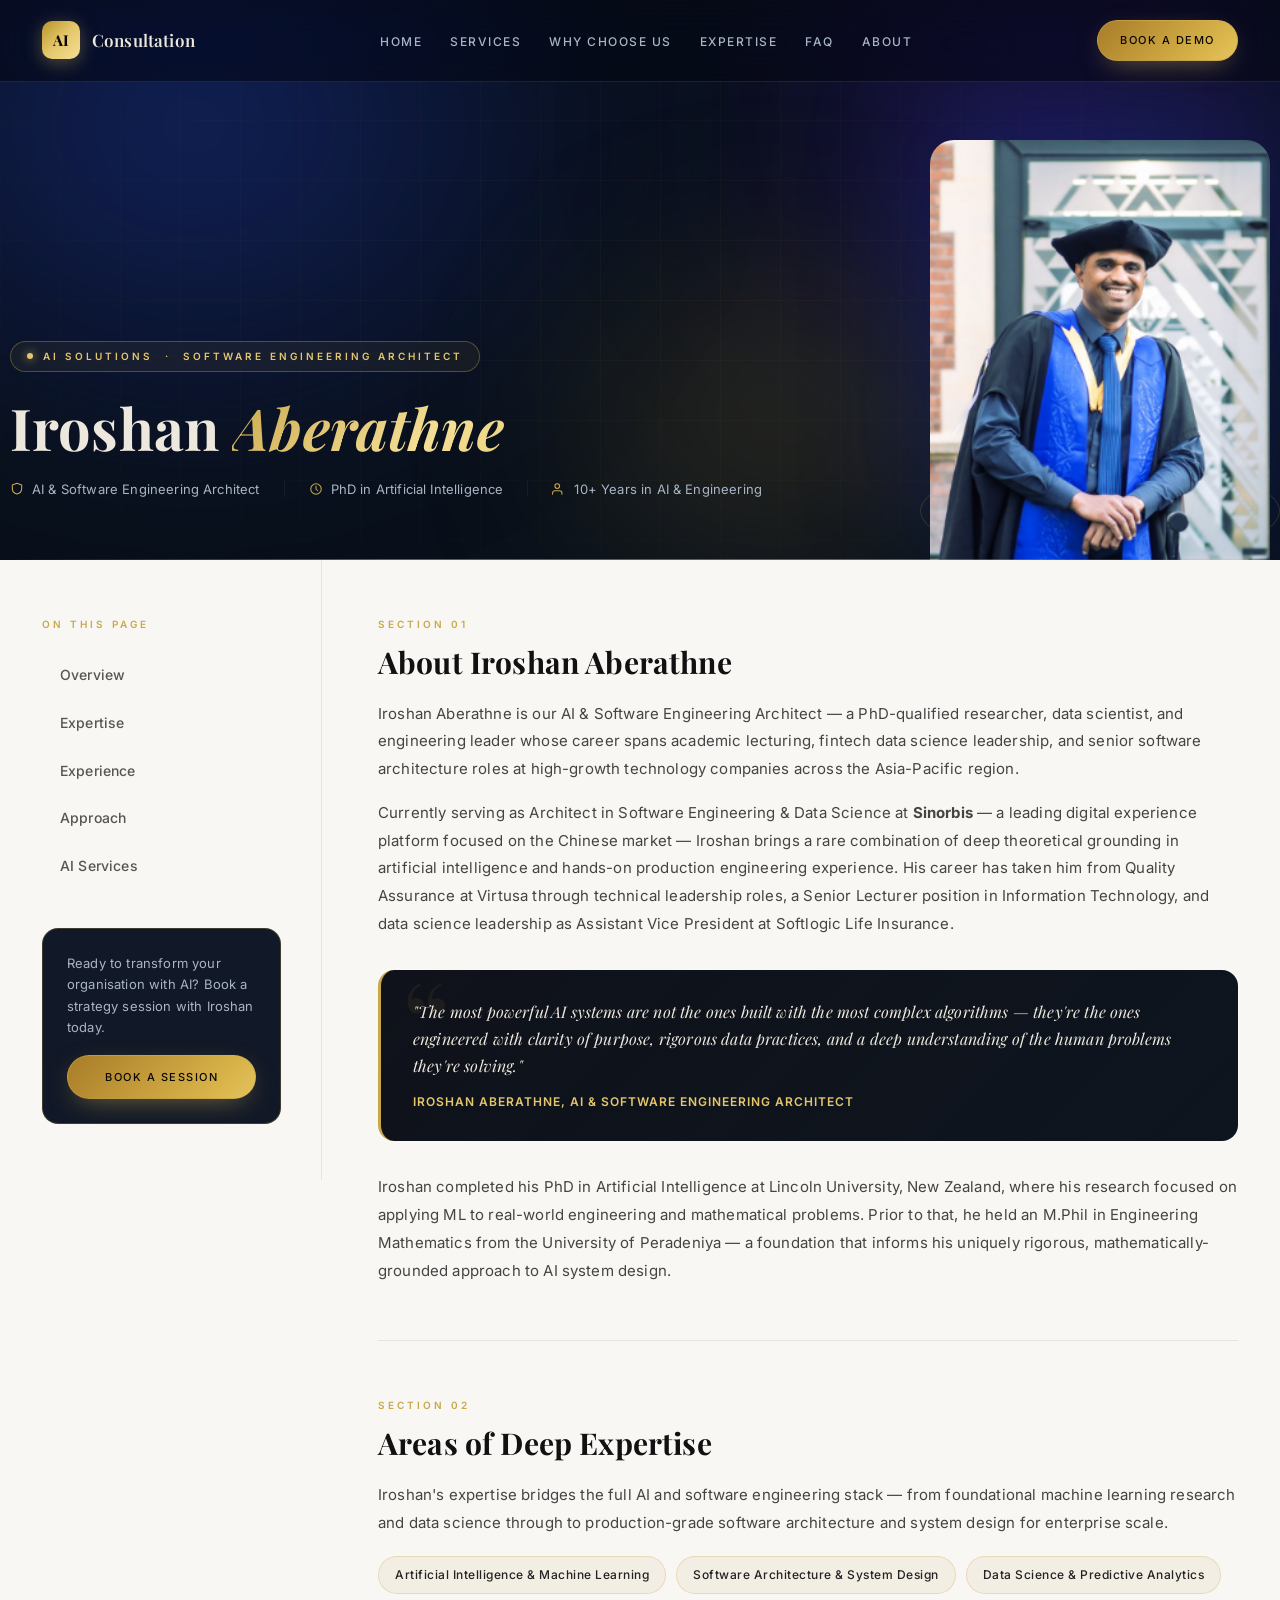
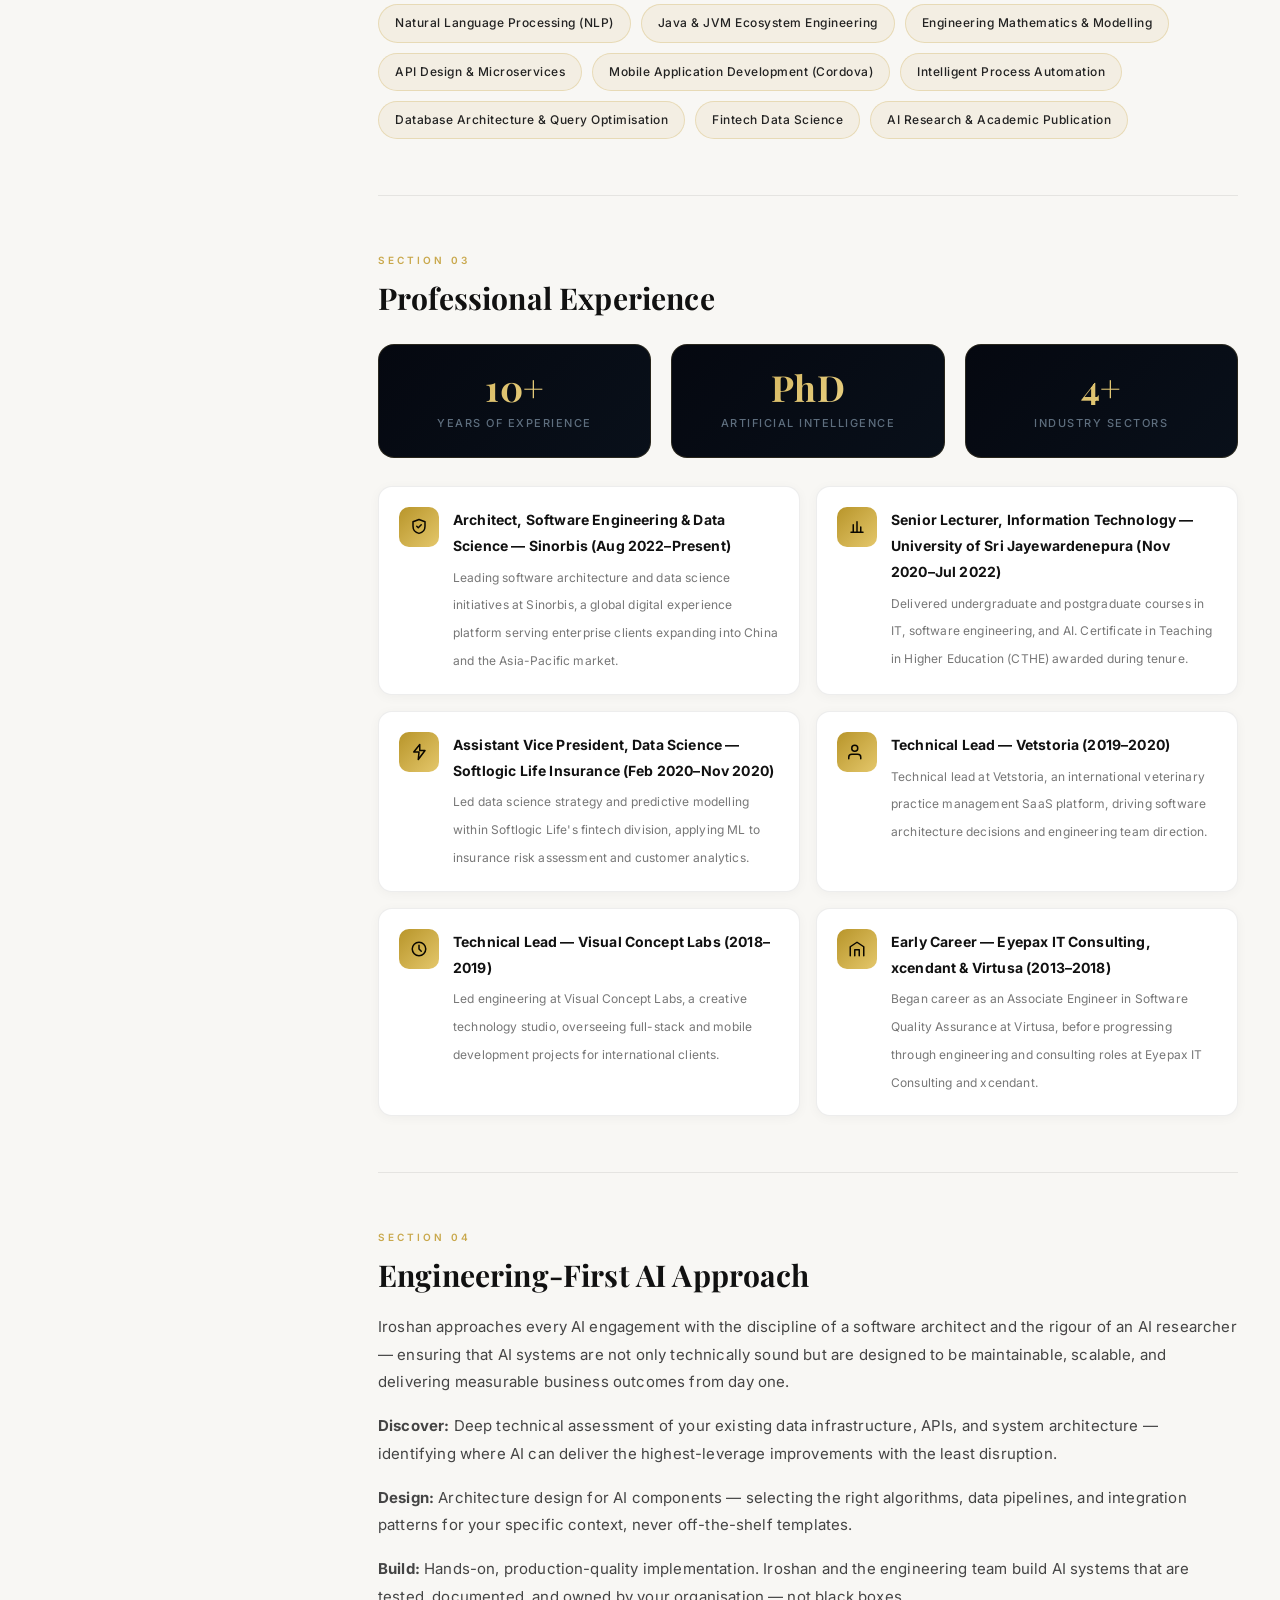
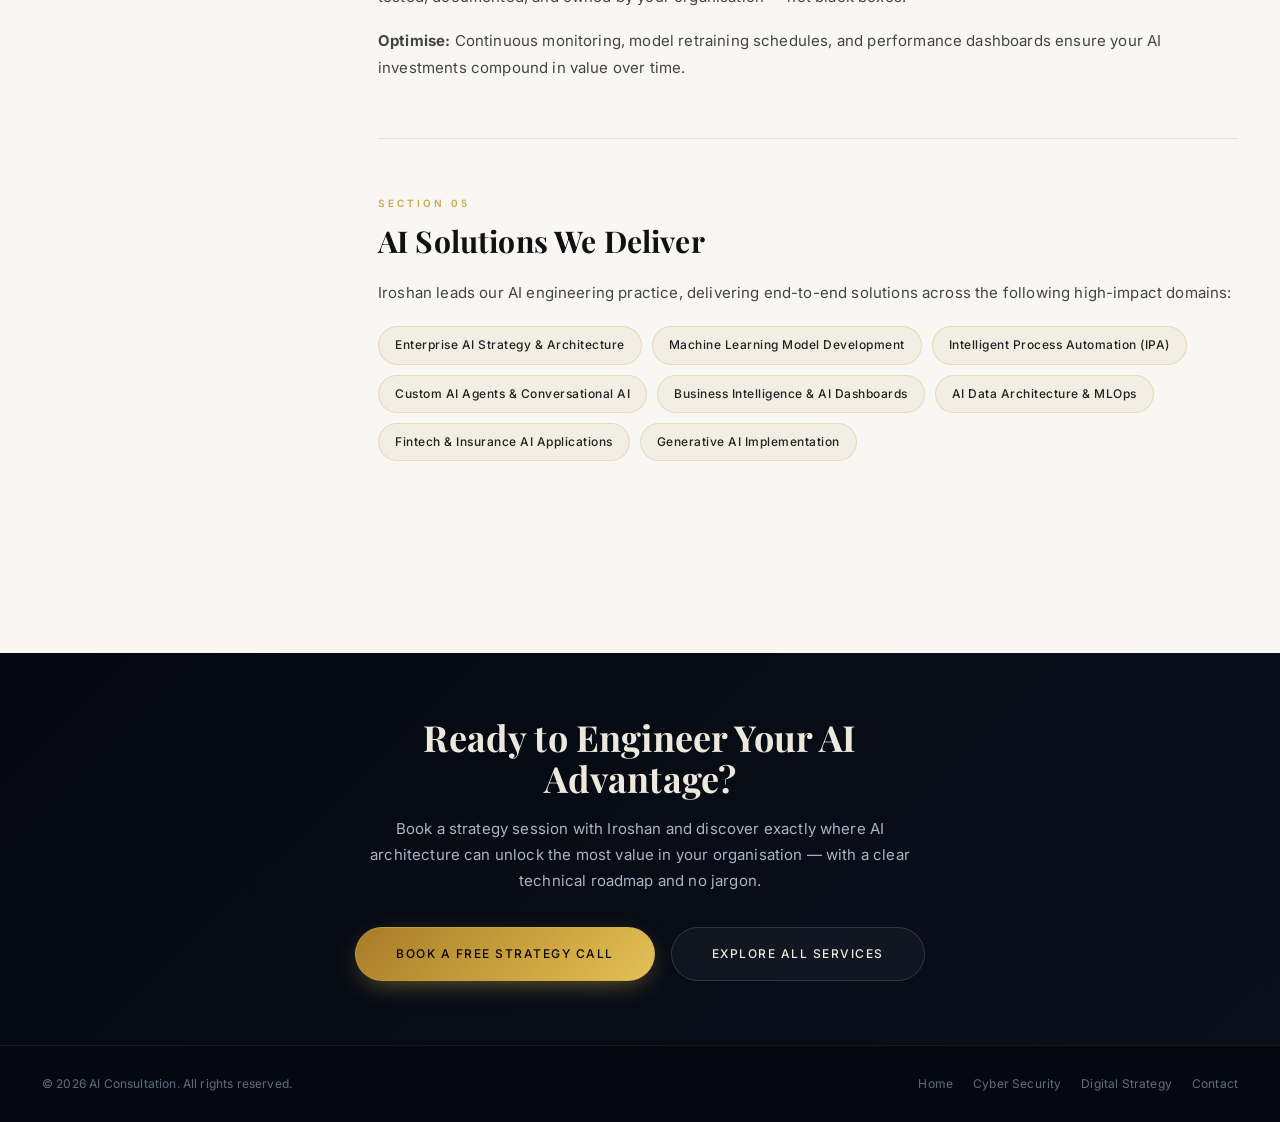
<file: about-ai.html>
<!DOCTYPE html>
<html lang="en">
<head>
<meta charset="UTF-8">
<meta name="viewport" content="width=device-width, initial-scale=1.0">
<title>Iroshan Aberathne — AI & Software Engineering Architect | AI Consultation</title>
<meta name="description" content="Meet Iroshan Aberathne, our AI & Software Engineering Architect — a PhD-qualified AI researcher and data science leader with experience across Singapore's tech sector, academia, and multi-national organisations.">
<link rel="preconnect" href="https://fonts.googleapis.com">
<link rel="preconnect" href="https://fonts.gstatic.com" crossorigin>
<link href="https://fonts.googleapis.com/css2?family=Inter:wght@300;400;500;600;700&family=Playfair+Display:ital,wght@0,400;0,600;0,700;1,400;1,600&display=swap" rel="stylesheet">
<link rel="stylesheet" href="about.css">
</head>
<body>

<!-- ===================== HEADER ===================== -->
<header class="site-header" id="siteHeader">
  <div class="header-inner container">
    <a href="index.html" class="logo">
      <span class="logo-mark">AI</span>
      <span class="logo-text">Consultation</span>
    </a>
    <nav class="main-nav" id="mainNav">
      <ul>
        <li><a href="index.html#home">Home</a></li>
        <li><a href="index.html#services">Services</a></li>
        <li><a href="index.html#why-us">Why Choose Us</a></li>
        <li><a href="index.html#expertise">Expertise</a></li>
        <li><a href="index.html#faq">FAQ</a></li>
        <li><a href="about.html">About</a></li>
      </ul>
    </nav>
    <a href="index.html#book-demo" class="btn btn-gold">Book a Demo</a>
    <button class="menu-toggle" id="menuToggle" aria-label="Open menu" aria-expanded="false">
      <span></span><span></span><span></span>
    </button>
  </div>
</header>

<!-- mobile nav -->
<div class="mobile-nav" id="mobileNav">
  <ul>
    <li><a href="index.html#home">Home</a></li>
    <li><a href="index.html#services">Services</a></li>
    <li><a href="index.html#why-us">Why Choose Us</a></li>
    <li><a href="index.html#expertise">Expertise</a></li>
    <li><a href="index.html#faq">FAQ</a></li>
    <li><a href="about.html">About</a></li>
  </ul>
  <a href="index.html#book-demo" class="btn btn-gold">Book a Demo</a>
</div>

<!-- ===================== ABOUT HERO ===================== -->
<section class="about-hero" id="top">
  <!-- Aurora background -->
  <div class="about-aurora-layer" aria-hidden="true">
    <div class="about-aurora-blob about-aurora-blob-1"></div>
    <div class="about-aurora-blob about-aurora-blob-2"></div>
    <div class="about-aurora-blob about-aurora-blob-3"></div>
  </div>
  <div class="about-hero-grid" aria-hidden="true"></div>

  <div class="container about-hero-inner">
    <!-- Left: text content -->
    <div class="about-hero-content" data-reveal="fade-up">
      <div class="about-eyebrow">
        <span class="about-eyebrow-dot"></span>
        <span>AI Solutions &nbsp;·&nbsp; Software Engineering Architect</span>
      </div>
      <h1 class="about-hero-title">
        Iroshan <em>Aberathne</em>
      </h1>
      <div class="about-hero-meta">
        <div class="about-hero-meta-item">
          <svg viewBox="0 0 24 24"><path d="M12 2 4 5v6c0 5 3.5 8.5 8 9.5 4.5-1 8-4.5 8-9.5V5l-8-3z"/></svg>
          <span>AI & Software Engineering Architect</span>
        </div>
        <div class="about-hero-meta-sep"></div>
        <div class="about-hero-meta-item">
          <svg viewBox="0 0 24 24"><circle cx="12" cy="12" r="9"/><path d="M12 7v5l3 3"/></svg>
          <span>PhD in Artificial Intelligence</span>
        </div>
        <div class="about-hero-meta-sep"></div>
        <div class="about-hero-meta-item">
          <svg viewBox="0 0 24 24"><path d="M17 21v-2a4 4 0 0 0-4-4H5a4 4 0 0 0-4 4v2"/><circle cx="9" cy="7" r="4"/></svg>
          <span>10+ Years in AI & Engineering</span>
        </div>
      </div>
    </div>

    <!-- Right: consultant portrait -->
    <div class="about-hero-portrait-wrap" data-reveal="fade-left" style="--reveal-delay:0.15s">
      <div class="about-portrait-glow"></div>
      <div class="about-portrait-ring"></div>
      <img
        src="images/consultant-ai.png"
        alt="Iroshan Aberathne — AI & Software Engineering Architect"
        class="about-hero-portrait"
      >
    </div>
  </div>
</section>

<!-- ===================== ABOUT BODY ===================== -->
<div class="about-body">
  <div class="about-layout container">

    <!-- Sidebar -->
    <aside class="about-sidebar">
      <p class="about-sidebar-label">On This Page</p>
      <nav class="about-sidebar-nav" aria-label="Page sections">
        <a href="#about-overview" class="about-sidebar-link active" id="nav-overview">Overview</a>
        <a href="#about-expertise" class="about-sidebar-link" id="nav-expertise">Expertise</a>
        <a href="#about-experience" class="about-sidebar-link" id="nav-experience">Experience</a>
        <a href="#about-approach" class="about-sidebar-link" id="nav-approach">Approach</a>
        <a href="#about-services" class="about-sidebar-link" id="nav-services">AI Services</a>
      </nav>
      <div class="sidebar-cta-card">
        <p>Ready to transform your organisation with AI? Book a strategy session with Iroshan today.</p>
        <a href="index.html#book-demo" class="btn btn-gold">Book a Session</a>
      </div>
    </aside>

    <!-- Main Content -->
    <main class="about-main">

      <!-- Overview -->
      <section class="about-section" id="about-overview">
        <p class="about-section-num">Section 01</p>
        <h2 class="about-section-title">About Iroshan Aberathne</h2>
        <div class="about-section-body">
          <p>Iroshan Aberathne is our AI & Software Engineering Architect — a PhD-qualified researcher, data scientist, and engineering leader whose career spans academic lecturing, fintech data science leadership, and senior software architecture roles at high-growth technology companies across the Asia-Pacific region.</p>
          <p>Currently serving as Architect in Software Engineering & Data Science at <strong>Sinorbis</strong> — a leading digital experience platform focused on the Chinese market — Iroshan brings a rare combination of deep theoretical grounding in artificial intelligence and hands-on production engineering experience. His career has taken him from Quality Assurance at Virtusa through technical leadership roles, a Senior Lecturer position in Information Technology, and data science leadership as Assistant Vice President at Softlogic Life Insurance.</p>

          <div class="about-quote">
            <p>"The most powerful AI systems are not the ones built with the most complex algorithms — they're the ones engineered with clarity of purpose, rigorous data practices, and a deep understanding of the human problems they're solving."</p>
            <cite>Iroshan Aberathne, AI & Software Engineering Architect</cite>
          </div>

          <p>Iroshan completed his PhD in Artificial Intelligence at Lincoln University, New Zealand, where his research focused on applying ML to real-world engineering and mathematical problems. Prior to that, he held an M.Phil in Engineering Mathematics from the University of Peradeniya — a foundation that informs his uniquely rigorous, mathematically-grounded approach to AI system design.</p>
        </div>
      </section>

      <!-- Expertise -->
      <section class="about-section" id="about-expertise">
        <p class="about-section-num">Section 02</p>
        <h2 class="about-section-title">Areas of Deep Expertise</h2>
        <div class="about-section-body">
          <p>Iroshan's expertise bridges the full AI and software engineering stack — from foundational machine learning research and data science through to production-grade software architecture and system design for enterprise scale.</p>
          <div class="expertise-tags">
            <span class="expertise-tag">Artificial Intelligence & Machine Learning</span>
            <span class="expertise-tag">Software Architecture & System Design</span>
            <span class="expertise-tag">Data Science & Predictive Analytics</span>
            <span class="expertise-tag">Natural Language Processing (NLP)</span>
            <span class="expertise-tag">Java & JVM Ecosystem Engineering</span>
            <span class="expertise-tag">Engineering Mathematics & Modelling</span>
            <span class="expertise-tag">API Design & Microservices</span>
            <span class="expertise-tag">Mobile Application Development (Cordova)</span>
            <span class="expertise-tag">Intelligent Process Automation</span>
            <span class="expertise-tag">Database Architecture & Query Optimisation</span>
            <span class="expertise-tag">Fintech Data Science</span>
            <span class="expertise-tag">AI Research & Academic Publication</span>
          </div>
        </div>
      </section>

      <!-- Experience -->
      <section class="about-section" id="about-experience">
        <p class="about-section-num">Section 03</p>
        <h2 class="about-section-title">Professional Experience</h2>
        <div class="about-section-body">

          <div class="about-stats-row">
            <div class="about-stat-card">
              <div class="about-stat-num">10+</div>
              <div class="about-stat-label">Years of Experience</div>
            </div>
            <div class="about-stat-card">
              <div class="about-stat-num">PhD</div>
              <div class="about-stat-label">Artificial Intelligence</div>
            </div>
            <div class="about-stat-card">
              <div class="about-stat-num">4+</div>
              <div class="about-stat-label">Industry Sectors</div>
            </div>
          </div>

          <div class="achievements-list">
            <div class="achievement-item">
              <div class="achievement-icon">
                <svg viewBox="0 0 24 24"><path d="M12 2 4 5v6c0 5 3.5 8.5 8 9.5 4.5-1 8-4.5 8-9.5V5l-8-3z"/><path d="m9 11 2 2 4-4" stroke-linecap="round" stroke-linejoin="round"/></svg>
              </div>
              <div class="achievement-text">
                <strong>Architect, Software Engineering & Data Science — Sinorbis (Aug 2022–Present)</strong>
                <span>Leading software architecture and data science initiatives at Sinorbis, a global digital experience platform serving enterprise clients expanding into China and the Asia-Pacific market.</span>
              </div>
            </div>
            <div class="achievement-item">
              <div class="achievement-icon">
                <svg viewBox="0 0 24 24"><path d="M4 19h16M7 19V9m5 10V5m5 14v-7"/></svg>
              </div>
              <div class="achievement-text">
                <strong>Senior Lecturer, Information Technology — University of Sri Jayewardenepura (Nov 2020–Jul 2022)</strong>
                <span>Delivered undergraduate and postgraduate courses in IT, software engineering, and AI. Certificate in Teaching in Higher Education (CTHE) awarded during tenure.</span>
              </div>
            </div>
            <div class="achievement-item">
              <div class="achievement-icon">
                <svg viewBox="0 0 24 24"><path d="m13 2-8 10h7l-1 10 9-12h-7z"/></svg>
              </div>
              <div class="achievement-text">
                <strong>Assistant Vice President, Data Science — Softlogic Life Insurance (Feb 2020–Nov 2020)</strong>
                <span>Led data science strategy and predictive modelling within Softlogic Life's fintech division, applying ML to insurance risk assessment and customer analytics.</span>
              </div>
            </div>
            <div class="achievement-item">
              <div class="achievement-icon">
                <svg viewBox="0 0 24 24"><path d="M17 21v-2a4 4 0 0 0-4-4H5a4 4 0 0 0-4 4v2"/><circle cx="9" cy="7" r="4"/></svg>
              </div>
              <div class="achievement-text">
                <strong>Technical Lead — Vetstoria (2019–2020)</strong>
                <span>Technical lead at Vetstoria, an international veterinary practice management SaaS platform, driving software architecture decisions and engineering team direction.</span>
              </div>
            </div>
            <div class="achievement-item">
              <div class="achievement-icon">
                <svg viewBox="0 0 24 24"><circle cx="12" cy="12" r="9"/><path d="M12 7v5l3 3"/></svg>
              </div>
              <div class="achievement-text">
                <strong>Technical Lead — Visual Concept Labs (2018–2019)</strong>
                <span>Led engineering at Visual Concept Labs, a creative technology studio, overseeing full-stack and mobile development projects for international clients.</span>
              </div>
            </div>
            <div class="achievement-item">
              <div class="achievement-icon">
                <svg viewBox="0 0 24 24"><path d="M3 21V9l9-6 9 6v12"/><path d="M9 21v-8h6v8"/></svg>
              </div>
              <div class="achievement-text">
                <strong>Early Career — Eyepax IT Consulting, xcendant & Virtusa (2013–2018)</strong>
                <span>Began career as an Associate Engineer in Software Quality Assurance at Virtusa, before progressing through engineering and consulting roles at Eyepax IT Consulting and xcendant.</span>
              </div>
            </div>
          </div>
        </div>
      </section>

      <!-- Approach -->
      <section class="about-section" id="about-approach">
        <p class="about-section-num">Section 04</p>
        <h2 class="about-section-title">Engineering-First AI Approach</h2>
        <div class="about-section-body">
          <p>Iroshan approaches every AI engagement with the discipline of a software architect and the rigour of an AI researcher — ensuring that AI systems are not only technically sound but are designed to be maintainable, scalable, and delivering measurable business outcomes from day one.</p>
          <p><strong>Discover:</strong> Deep technical assessment of your existing data infrastructure, APIs, and system architecture — identifying where AI can deliver the highest-leverage improvements with the least disruption.</p>
          <p><strong>Design:</strong> Architecture design for AI components — selecting the right algorithms, data pipelines, and integration patterns for your specific context, never off-the-shelf templates.</p>
          <p><strong>Build:</strong> Hands-on, production-quality implementation. Iroshan and the engineering team build AI systems that are tested, documented, and owned by your organisation — not black boxes.</p>
          <p><strong>Optimise:</strong> Continuous monitoring, model retraining schedules, and performance dashboards ensure your AI investments compound in value over time.</p>
        </div>
      </section>

      <!-- AI Services -->
      <section class="about-section" id="about-services">
        <p class="about-section-num">Section 05</p>
        <h2 class="about-section-title">AI Solutions We Deliver</h2>
        <div class="about-section-body">
          <p>Iroshan leads our AI engineering practice, delivering end-to-end solutions across the following high-impact domains:</p>
          <div class="expertise-tags">
            <span class="expertise-tag">Enterprise AI Strategy & Architecture</span>
            <span class="expertise-tag">Machine Learning Model Development</span>
            <span class="expertise-tag">Intelligent Process Automation (IPA)</span>
            <span class="expertise-tag">Custom AI Agents & Conversational AI</span>
            <span class="expertise-tag">Business Intelligence & AI Dashboards</span>
            <span class="expertise-tag">AI Data Architecture & MLOps</span>
            <span class="expertise-tag">Fintech & Insurance AI Applications</span>
            <span class="expertise-tag">Generative AI Implementation</span>
          </div>
        </div>
      </section>

    </main>
  </div>
</div>

<!-- ===================== CTA ===================== -->
<div class="about-cta-section">
  <div class="about-cta-inner">
    <h2>Ready to Engineer Your AI Advantage?</h2>
    <p>Book a strategy session with Iroshan and discover exactly where AI architecture can unlock the most value in your organisation — with a clear technical roadmap and no jargon.</p>
    <div class="about-cta-btns">
      <a href="index.html#book-demo" class="btn btn-gold btn-lg">Book a Free Strategy Call</a>
      <a href="index.html#services" class="btn btn-ghost btn-lg">Explore All Services</a>
    </div>
  </div>
</div>

<!-- ===================== FOOTER ===================== -->
<footer class="about-footer">
  <div class="container about-footer-inner">
    <p>&copy; <span id="year"></span> AI Consultation. All rights reserved.</p>
    <div class="about-footer-links">
      <a href="index.html">Home</a>
      <a href="about-cyber.html">Cyber Security</a>
      <a href="about-marketing.html">Digital Strategy</a>
      <a href="index.html#contact">Contact</a>
    </div>
  </div>
</footer>

<script>
  document.getElementById('year').textContent = new Date().getFullYear();
  const header = document.getElementById('siteHeader');
  window.addEventListener('scroll', () => {
    header.classList.toggle('scrolled', window.scrollY > 40);
  }, { passive: true });
  const menuToggle = document.getElementById('menuToggle');
  const mobileNav = document.getElementById('mobileNav');
  menuToggle.addEventListener('click', () => {
    const isOpen = mobileNav.classList.toggle('open');
    menuToggle.classList.toggle('active', isOpen);
    menuToggle.setAttribute('aria-expanded', String(isOpen));
    document.body.style.overflow = isOpen ? 'hidden' : '';
  });
  mobileNav.querySelectorAll('a').forEach(link => link.addEventListener('click', () => {
    mobileNav.classList.remove('open');
    menuToggle.classList.remove('active');
    document.body.style.overflow = '';
  }));
  const revealEls = document.querySelectorAll('[data-reveal]');
  if ('IntersectionObserver' in window) {
    const obs = new IntersectionObserver(entries => {
      entries.forEach(e => { if (e.isIntersecting) { e.target.classList.add('revealed'); obs.unobserve(e.target); } });
    }, { threshold: 0.12, rootMargin: '0px 0px -50px 0px' });
    revealEls.forEach(el => obs.observe(el));
  } else {
    revealEls.forEach(el => el.classList.add('revealed'));
  }
  const sections = document.querySelectorAll('.about-section[id]');
  const navLinks = document.querySelectorAll('.about-sidebar-link');
  const activateLink = () => {
    let current = '';
    sections.forEach(s => {
      if (window.scrollY >= s.offsetTop - 200) current = s.id;
    });
    navLinks.forEach(l => {
      l.classList.toggle('active', l.getAttribute('href') === '#' + current);
    });
  };
  window.addEventListener('scroll', activateLink, { passive: true });
</script>
</body>
</html>
</file>
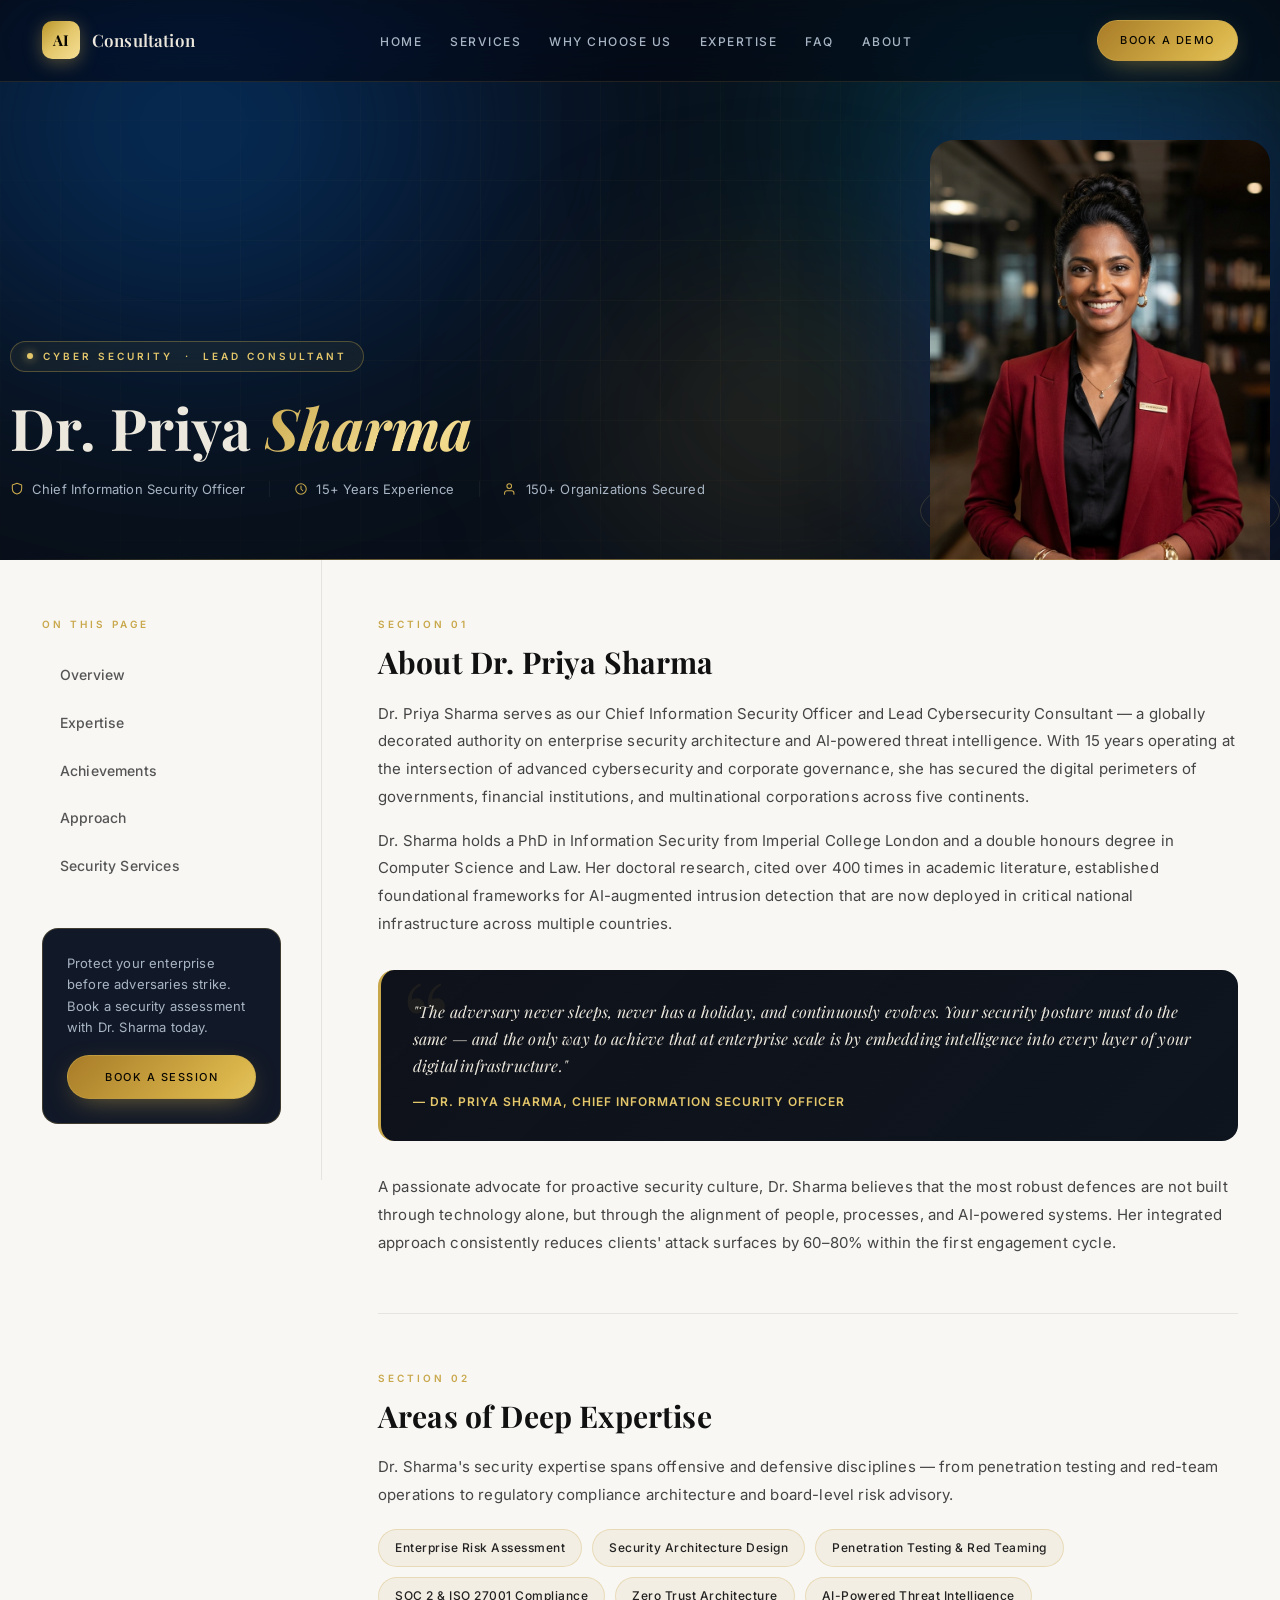
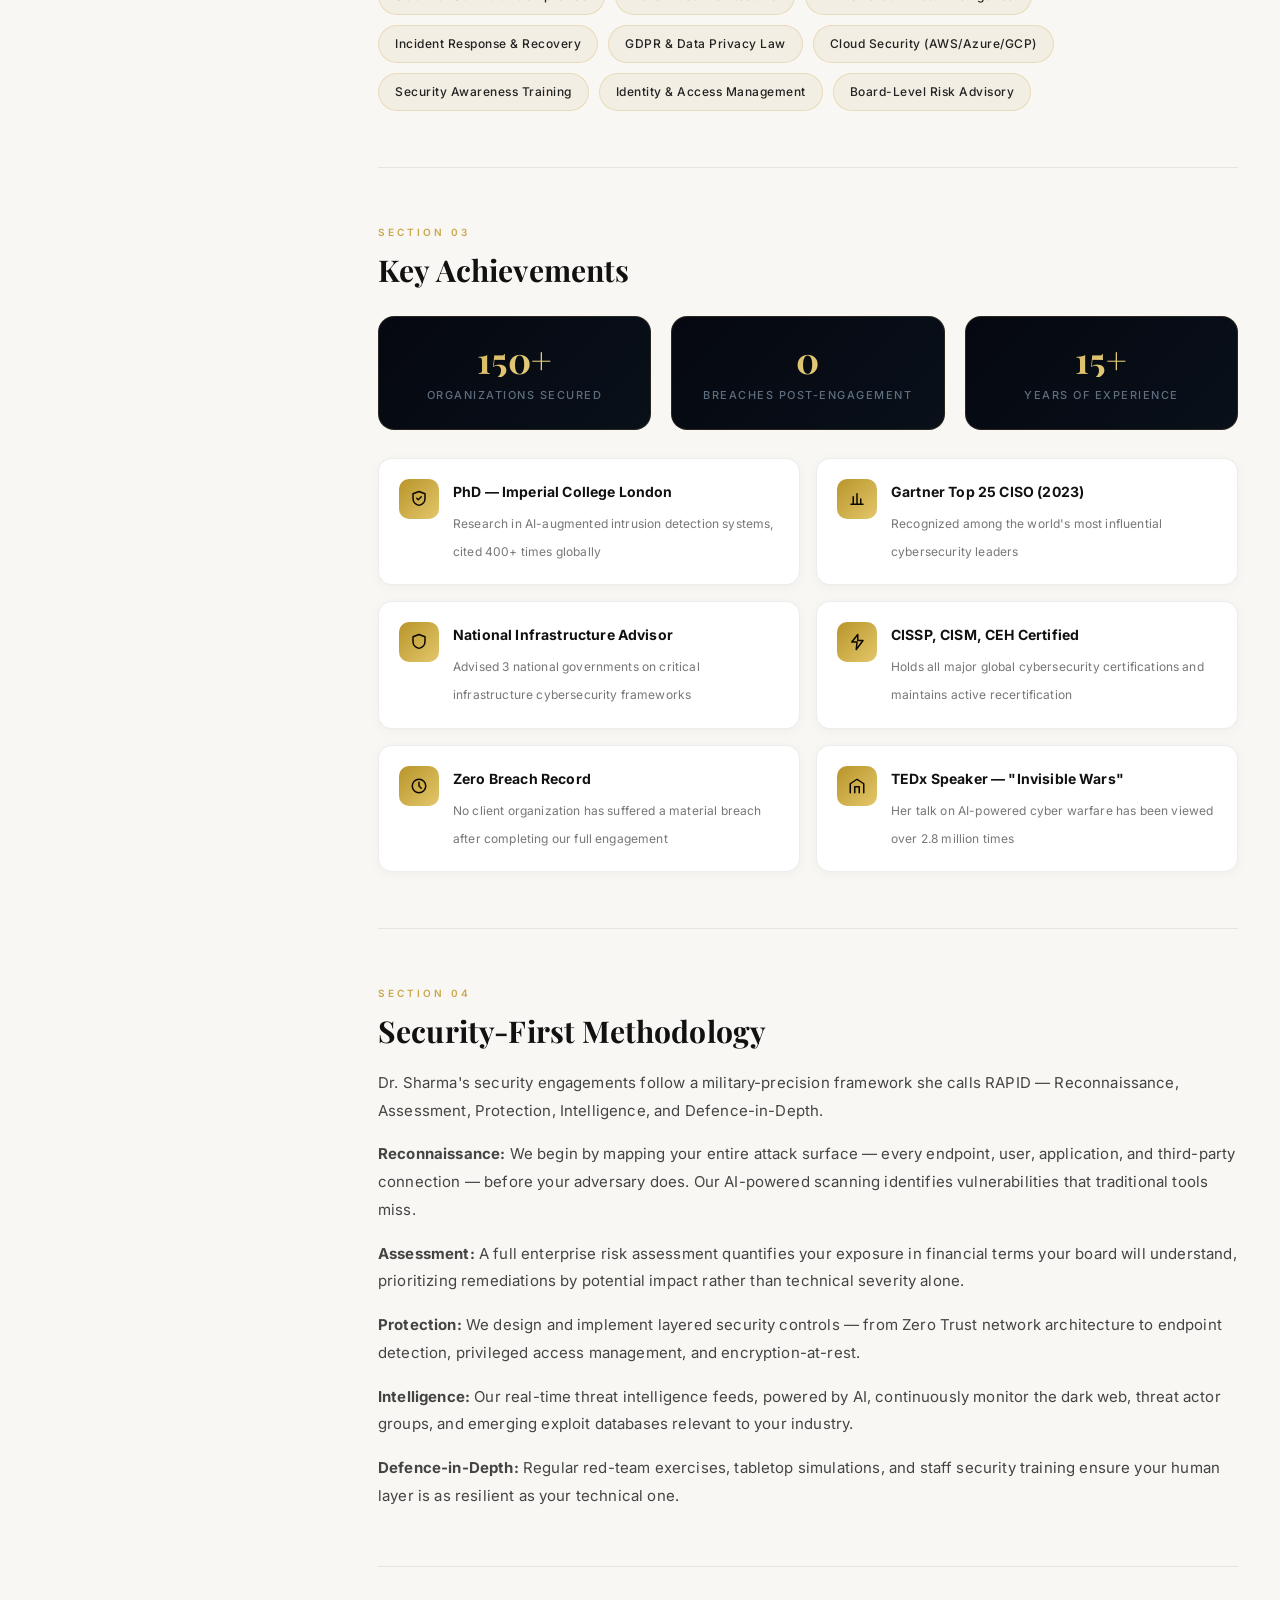
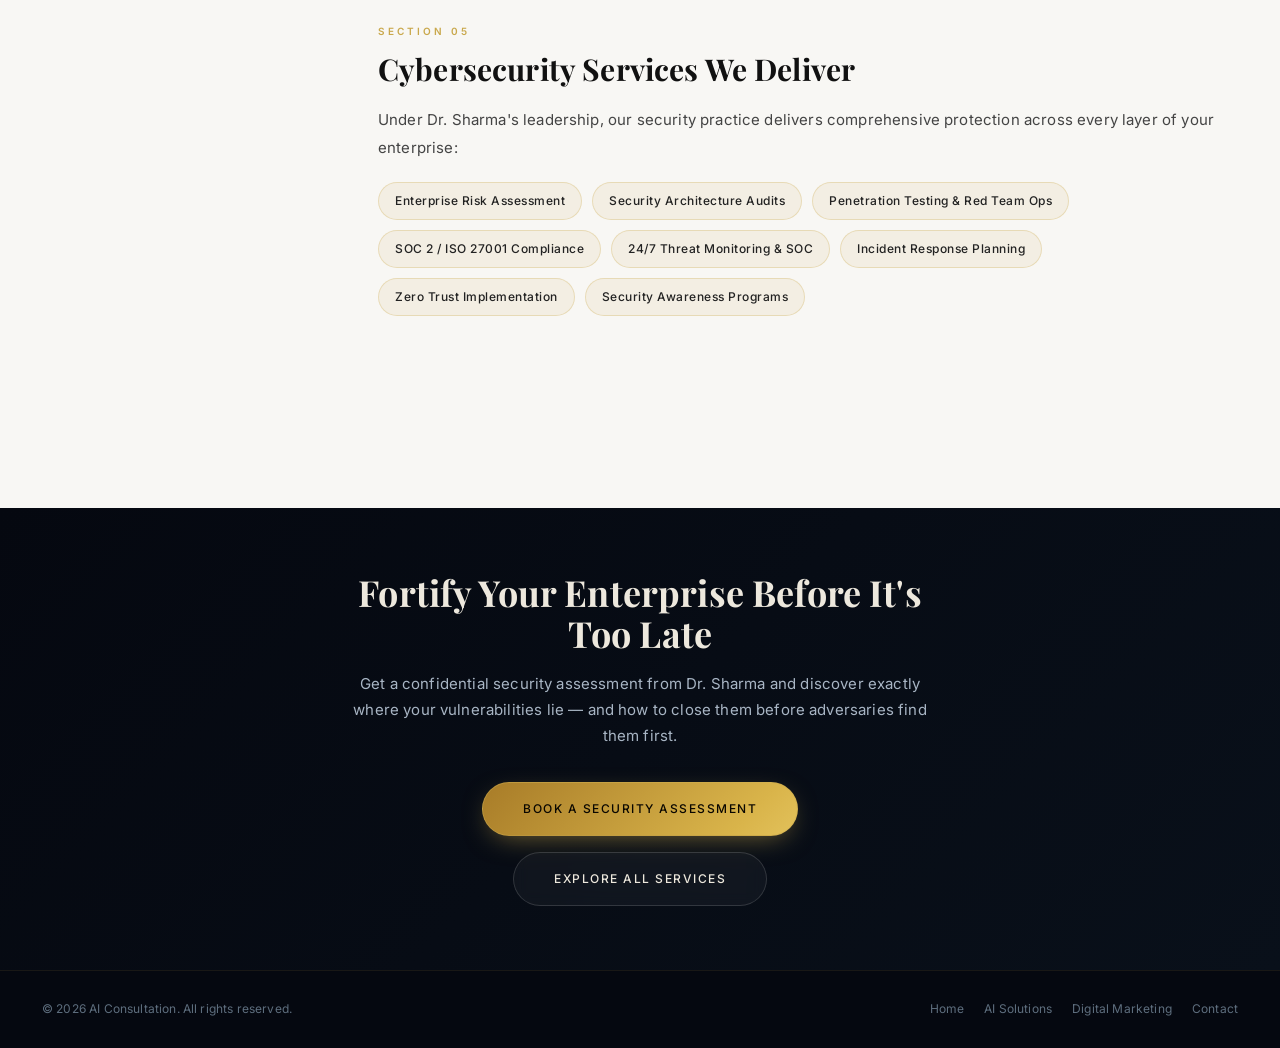
<file: about-cyber.html>
<!DOCTYPE html>
<html lang="en">
<head>
<meta charset="UTF-8">
<meta name="viewport" content="width=device-width, initial-scale=1.0">
<title>Dr. Priya Sharma — Cyber Security Consultant | AI Consultation</title>
<meta name="description" content="Meet Dr. Priya Sharma, our Lead Cybersecurity Consultant — a globally recognized expert in enterprise security architecture, risk management, and regulatory compliance.">
<link rel="preconnect" href="https://fonts.googleapis.com">
<link rel="preconnect" href="https://fonts.gstatic.com" crossorigin>
<link href="https://fonts.googleapis.com/css2?family=Inter:wght@300;400;500;600;700&family=Playfair+Display:ital,wght@0,400;0,600;0,700;1,400;1,600&display=swap" rel="stylesheet">
<link rel="stylesheet" href="about.css">
<style>
  /* Cyber-specific aurora tint — deeper blue/teal */
  .about-aurora-blob-1 {
    background: radial-gradient(ellipse at center,
      rgba(0, 100, 200, 0.42) 0%,
      rgba(0, 70, 160, 0.22) 40%,
      transparent 75%);
  }
  .about-aurora-blob-2 {
    background: radial-gradient(ellipse at center,
      rgba(0, 160, 180, 0.30) 0%,
      rgba(0, 120, 140, 0.15) 45%,
      transparent 80%);
  }
  .about-aurora-blob-3 {
    background: radial-gradient(ellipse at center,
      rgba(201, 168, 76, 0.18) 0%,
      rgba(180, 140, 50, 0.07) 50%,
      transparent 80%);
  }
</style>
</head>
<body>

<!-- ===================== HEADER ===================== -->
<header class="site-header" id="siteHeader">
  <div class="header-inner container">
    <a href="index.html" class="logo">
      <span class="logo-mark">AI</span>
      <span class="logo-text">Consultation</span>
    </a>
    <nav class="main-nav" id="mainNav">
      <ul>
        <li><a href="index.html#home">Home</a></li>
        <li><a href="index.html#services">Services</a></li>
        <li><a href="index.html#why-us">Why Choose Us</a></li>
        <li><a href="index.html#expertise">Expertise</a></li>
        <li><a href="index.html#faq">FAQ</a></li>
        <li><a href="about.html">About</a></li>
      </ul>
    </nav>
    <a href="index.html#book-demo" class="btn btn-gold">Book a Demo</a>
    <button class="menu-toggle" id="menuToggle" aria-label="Open menu" aria-expanded="false">
      <span></span><span></span><span></span>
    </button>
  </div>
</header>

<!-- mobile nav -->
<div class="mobile-nav" id="mobileNav">
  <ul>
    <li><a href="index.html#home">Home</a></li>
    <li><a href="index.html#services">Services</a></li>
    <li><a href="index.html#why-us">Why Choose Us</a></li>
    <li><a href="index.html#expertise">Expertise</a></li>
    <li><a href="index.html#faq">FAQ</a></li>
    <li><a href="about.html">About</a></li>
  </ul>
  <a href="index.html#book-demo" class="btn btn-gold">Book a Demo</a>
</div>

<!-- ===================== ABOUT HERO ===================== -->
<section class="about-hero" id="top">
  <div class="about-aurora-layer" aria-hidden="true">
    <div class="about-aurora-blob about-aurora-blob-1"></div>
    <div class="about-aurora-blob about-aurora-blob-2"></div>
    <div class="about-aurora-blob about-aurora-blob-3"></div>
  </div>
  <div class="about-hero-grid" aria-hidden="true"></div>

  <div class="container about-hero-inner">
    <!-- Left: text content -->
    <div class="about-hero-content" data-reveal="fade-up">
      <div class="about-eyebrow">
        <span class="about-eyebrow-dot"></span>
        <span>Cyber Security &nbsp;·&nbsp; Lead Consultant</span>
      </div>
      <h1 class="about-hero-title">
        Dr. Priya <em>Sharma</em>
      </h1>
      <div class="about-hero-meta">
        <div class="about-hero-meta-item">
          <svg viewBox="0 0 24 24"><path d="M12 2 4 5v6c0 5 3.5 8.5 8 9.5 4.5-1 8-4.5 8-9.5V5l-8-3z"/></svg>
          <span>Chief Information Security Officer</span>
        </div>
        <div class="about-hero-meta-sep"></div>
        <div class="about-hero-meta-item">
          <svg viewBox="0 0 24 24"><circle cx="12" cy="12" r="9"/><path d="M12 7v5l3 3"/></svg>
          <span>15+ Years Experience</span>
        </div>
        <div class="about-hero-meta-sep"></div>
        <div class="about-hero-meta-item">
          <svg viewBox="0 0 24 24"><path d="M17 21v-2a4 4 0 0 0-4-4H5a4 4 0 0 0-4 4v2"/><circle cx="9" cy="7" r="4"/></svg>
          <span>150+ Organizations Secured</span>
        </div>
      </div>
    </div>

    <!-- Right: consultant portrait -->
    <div class="about-hero-portrait-wrap" data-reveal="fade-left" style="--reveal-delay:0.15s">
      <div class="about-portrait-glow"></div>
      <div class="about-portrait-ring"></div>
      <img
        src="images/consultant-cyber.png"
        alt="Dr. Priya Sharma — Cyber Security Consultant"
        class="about-hero-portrait"
      >
    </div>
  </div>
</section>

<!-- ===================== ABOUT BODY ===================== -->
<div class="about-body">
  <div class="about-layout container">

    <!-- Sidebar -->
    <aside class="about-sidebar">
      <p class="about-sidebar-label">On This Page</p>
      <nav class="about-sidebar-nav" aria-label="Page sections">
        <a href="#about-overview" class="about-sidebar-link active" id="nav-overview">Overview</a>
        <a href="#about-expertise" class="about-sidebar-link" id="nav-expertise">Expertise</a>
        <a href="#about-achievements" class="about-sidebar-link" id="nav-achievements">Achievements</a>
        <a href="#about-approach" class="about-sidebar-link" id="nav-approach">Approach</a>
        <a href="#about-services" class="about-sidebar-link" id="nav-services">Security Services</a>
      </nav>
      <div class="sidebar-cta-card">
        <p>Protect your enterprise before adversaries strike. Book a security assessment with Dr. Sharma today.</p>
        <a href="index.html#book-demo" class="btn btn-gold">Book a Session</a>
      </div>
    </aside>

    <!-- Main Content -->
    <main class="about-main">

      <!-- Overview -->
      <section class="about-section" id="about-overview">
        <p class="about-section-num">Section 01</p>
        <h2 class="about-section-title">About Dr. Priya Sharma</h2>
        <div class="about-section-body">
          <p>Dr. Priya Sharma serves as our Chief Information Security Officer and Lead Cybersecurity Consultant — a globally decorated authority on enterprise security architecture and AI-powered threat intelligence. With 15 years operating at the intersection of advanced cybersecurity and corporate governance, she has secured the digital perimeters of governments, financial institutions, and multinational corporations across five continents.</p>
          <p>Dr. Sharma holds a PhD in Information Security from Imperial College London and a double honours degree in Computer Science and Law. Her doctoral research, cited over 400 times in academic literature, established foundational frameworks for AI-augmented intrusion detection that are now deployed in critical national infrastructure across multiple countries.</p>

          <div class="about-quote">
            <p>"The adversary never sleeps, never has a holiday, and continuously evolves. Your security posture must do the same — and the only way to achieve that at enterprise scale is by embedding intelligence into every layer of your digital infrastructure."</p>
            <cite>— Dr. Priya Sharma, Chief Information Security Officer</cite>
          </div>

          <p>A passionate advocate for proactive security culture, Dr. Sharma believes that the most robust defences are not built through technology alone, but through the alignment of people, processes, and AI-powered systems. Her integrated approach consistently reduces clients' attack surfaces by 60–80% within the first engagement cycle.</p>
        </div>
      </section>

      <!-- Expertise -->
      <section class="about-section" id="about-expertise">
        <p class="about-section-num">Section 02</p>
        <h2 class="about-section-title">Areas of Deep Expertise</h2>
        <div class="about-section-body">
          <p>Dr. Sharma's security expertise spans offensive and defensive disciplines — from penetration testing and red-team operations to regulatory compliance architecture and board-level risk advisory.</p>
          <div class="expertise-tags">
            <span class="expertise-tag">Enterprise Risk Assessment</span>
            <span class="expertise-tag">Security Architecture Design</span>
            <span class="expertise-tag">Penetration Testing & Red Teaming</span>
            <span class="expertise-tag">SOC 2 & ISO 27001 Compliance</span>
            <span class="expertise-tag">Zero Trust Architecture</span>
            <span class="expertise-tag">AI-Powered Threat Intelligence</span>
            <span class="expertise-tag">Incident Response & Recovery</span>
            <span class="expertise-tag">GDPR & Data Privacy Law</span>
            <span class="expertise-tag">Cloud Security (AWS/Azure/GCP)</span>
            <span class="expertise-tag">Security Awareness Training</span>
            <span class="expertise-tag">Identity & Access Management</span>
            <span class="expertise-tag">Board-Level Risk Advisory</span>
          </div>
        </div>
      </section>

      <!-- Achievements -->
      <section class="about-section" id="about-achievements">
        <p class="about-section-num">Section 03</p>
        <h2 class="about-section-title">Key Achievements</h2>
        <div class="about-section-body">

          <div class="about-stats-row">
            <div class="about-stat-card">
              <div class="about-stat-num">150+</div>
              <div class="about-stat-label">Organizations Secured</div>
            </div>
            <div class="about-stat-card">
              <div class="about-stat-num">0</div>
              <div class="about-stat-label">Breaches Post-Engagement</div>
            </div>
            <div class="about-stat-card">
              <div class="about-stat-num">15+</div>
              <div class="about-stat-label">Years of Experience</div>
            </div>
          </div>

          <div class="achievements-list">
            <div class="achievement-item">
              <div class="achievement-icon">
                <svg viewBox="0 0 24 24"><path d="M12 2 4 5v6c0 5 3.5 8.5 8 9.5 4.5-1 8-4.5 8-9.5V5l-8-3z"/><path d="m9 11 2 2 4-4" stroke-linecap="round" stroke-linejoin="round"/></svg>
              </div>
              <div class="achievement-text">
                <strong>PhD — Imperial College London</strong>
                <span>Research in AI-augmented intrusion detection systems, cited 400+ times globally</span>
              </div>
            </div>
            <div class="achievement-item">
              <div class="achievement-icon">
                <svg viewBox="0 0 24 24"><path d="M4 19h16M7 19V9m5 10V5m5 14v-7"/></svg>
              </div>
              <div class="achievement-text">
                <strong>Gartner Top 25 CISO (2023)</strong>
                <span>Recognized among the world's most influential cybersecurity leaders</span>
              </div>
            </div>
            <div class="achievement-item">
              <div class="achievement-icon">
                <svg viewBox="0 0 24 24"><path d="M12 2 4 5v6c0 5 3.5 8.5 8 9.5 4.5-1 8-4.5 8-9.5V5l-8-3z"/></svg>
              </div>
              <div class="achievement-text">
                <strong>National Infrastructure Advisor</strong>
                <span>Advised 3 national governments on critical infrastructure cybersecurity frameworks</span>
              </div>
            </div>
            <div class="achievement-item">
              <div class="achievement-icon">
                <svg viewBox="0 0 24 24"><path d="m13 2-8 10h7l-1 10 9-12h-7z"/></svg>
              </div>
              <div class="achievement-text">
                <strong>CISSP, CISM, CEH Certified</strong>
                <span>Holds all major global cybersecurity certifications and maintains active recertification</span>
              </div>
            </div>
            <div class="achievement-item">
              <div class="achievement-icon">
                <svg viewBox="0 0 24 24"><circle cx="12" cy="12" r="9"/><path d="M12 7v5l3 3"/></svg>
              </div>
              <div class="achievement-text">
                <strong>Zero Breach Record</strong>
                <span>No client organization has suffered a material breach after completing our full engagement</span>
              </div>
            </div>
            <div class="achievement-item">
              <div class="achievement-icon">
                <svg viewBox="0 0 24 24"><path d="M3 21V9l9-6 9 6v12"/><path d="M9 21v-8h6v8"/></svg>
              </div>
              <div class="achievement-text">
                <strong>TEDx Speaker — "Invisible Wars"</strong>
                <span>Her talk on AI-powered cyber warfare has been viewed over 2.8 million times</span>
              </div>
            </div>
          </div>
        </div>
      </section>

      <!-- Approach -->
      <section class="about-section" id="about-approach">
        <p class="about-section-num">Section 04</p>
        <h2 class="about-section-title">Security-First Methodology</h2>
        <div class="about-section-body">
          <p>Dr. Sharma's security engagements follow a military-precision framework she calls RAPID — Reconnaissance, Assessment, Protection, Intelligence, and Defence-in-Depth.</p>
          <p><strong>Reconnaissance:</strong> We begin by mapping your entire attack surface — every endpoint, user, application, and third-party connection — before your adversary does. Our AI-powered scanning identifies vulnerabilities that traditional tools miss.</p>
          <p><strong>Assessment:</strong> A full enterprise risk assessment quantifies your exposure in financial terms your board will understand, prioritizing remediations by potential impact rather than technical severity alone.</p>
          <p><strong>Protection:</strong> We design and implement layered security controls — from Zero Trust network architecture to endpoint detection, privileged access management, and encryption-at-rest.</p>
          <p><strong>Intelligence:</strong> Our real-time threat intelligence feeds, powered by AI, continuously monitor the dark web, threat actor groups, and emerging exploit databases relevant to your industry.</p>
          <p><strong>Defence-in-Depth:</strong> Regular red-team exercises, tabletop simulations, and staff security training ensure your human layer is as resilient as your technical one.</p>
        </div>
      </section>

      <!-- Security Services -->
      <section class="about-section" id="about-services">
        <p class="about-section-num">Section 05</p>
        <h2 class="about-section-title">Cybersecurity Services We Deliver</h2>
        <div class="about-section-body">
          <p>Under Dr. Sharma's leadership, our security practice delivers comprehensive protection across every layer of your enterprise:</p>
          <div class="expertise-tags">
            <span class="expertise-tag">Enterprise Risk Assessment</span>
            <span class="expertise-tag">Security Architecture Audits</span>
            <span class="expertise-tag">Penetration Testing & Red Team Ops</span>
            <span class="expertise-tag">SOC 2 / ISO 27001 Compliance</span>
            <span class="expertise-tag">24/7 Threat Monitoring & SOC</span>
            <span class="expertise-tag">Incident Response Planning</span>
            <span class="expertise-tag">Zero Trust Implementation</span>
            <span class="expertise-tag">Security Awareness Programs</span>
          </div>
        </div>
      </section>

    </main>
  </div>
</div>

<!-- ===================== CTA ===================== -->
<div class="about-cta-section">
  <div class="about-cta-inner">
    <h2>Fortify Your Enterprise Before It's Too Late</h2>
    <p>Get a confidential security assessment from Dr. Sharma and discover exactly where your vulnerabilities lie — and how to close them before adversaries find them first.</p>
    <div class="about-cta-btns">
      <a href="index.html#book-demo" class="btn btn-gold btn-lg">Book a Security Assessment</a>
      <a href="index.html#services" class="btn btn-ghost btn-lg">Explore All Services</a>
    </div>
  </div>
</div>

<!-- ===================== FOOTER ===================== -->
<footer class="about-footer">
  <div class="container about-footer-inner">
    <p>&copy; <span id="year"></span> AI Consultation. All rights reserved.</p>
    <div class="about-footer-links">
      <a href="index.html">Home</a>
      <a href="about-ai.html">AI Solutions</a>
      <a href="about-marketing.html">Digital Marketing</a>
      <a href="index.html#contact">Contact</a>
    </div>
  </div>
</footer>

<script>
  document.getElementById('year').textContent = new Date().getFullYear();
  const header = document.getElementById('siteHeader');
  window.addEventListener('scroll', () => {
    header.classList.toggle('scrolled', window.scrollY > 40);
  }, { passive: true });
  const menuToggle = document.getElementById('menuToggle');
  const mobileNav = document.getElementById('mobileNav');
  menuToggle.addEventListener('click', () => {
    const isOpen = mobileNav.classList.toggle('open');
    menuToggle.classList.toggle('active', isOpen);
    menuToggle.setAttribute('aria-expanded', String(isOpen));
    document.body.style.overflow = isOpen ? 'hidden' : '';
  });
  mobileNav.querySelectorAll('a').forEach(link => link.addEventListener('click', () => {
    mobileNav.classList.remove('open');
    menuToggle.classList.remove('active');
    document.body.style.overflow = '';
  }));
  const revealEls = document.querySelectorAll('[data-reveal]');
  if ('IntersectionObserver' in window) {
    const obs = new IntersectionObserver(entries => {
      entries.forEach(e => { if (e.isIntersecting) { e.target.classList.add('revealed'); obs.unobserve(e.target); } });
    }, { threshold: 0.12, rootMargin: '0px 0px -50px 0px' });
    revealEls.forEach(el => obs.observe(el));
  } else {
    revealEls.forEach(el => el.classList.add('revealed'));
  }
  const sections = document.querySelectorAll('.about-section[id]');
  const navLinks = document.querySelectorAll('.about-sidebar-link');
  window.addEventListener('scroll', () => {
    let current = '';
    sections.forEach(s => { if (window.scrollY >= s.offsetTop - 200) current = s.id; });
    navLinks.forEach(l => l.classList.toggle('active', l.getAttribute('href') === '#' + current));
  }, { passive: true });
</script>
</body>
</html>
</file>
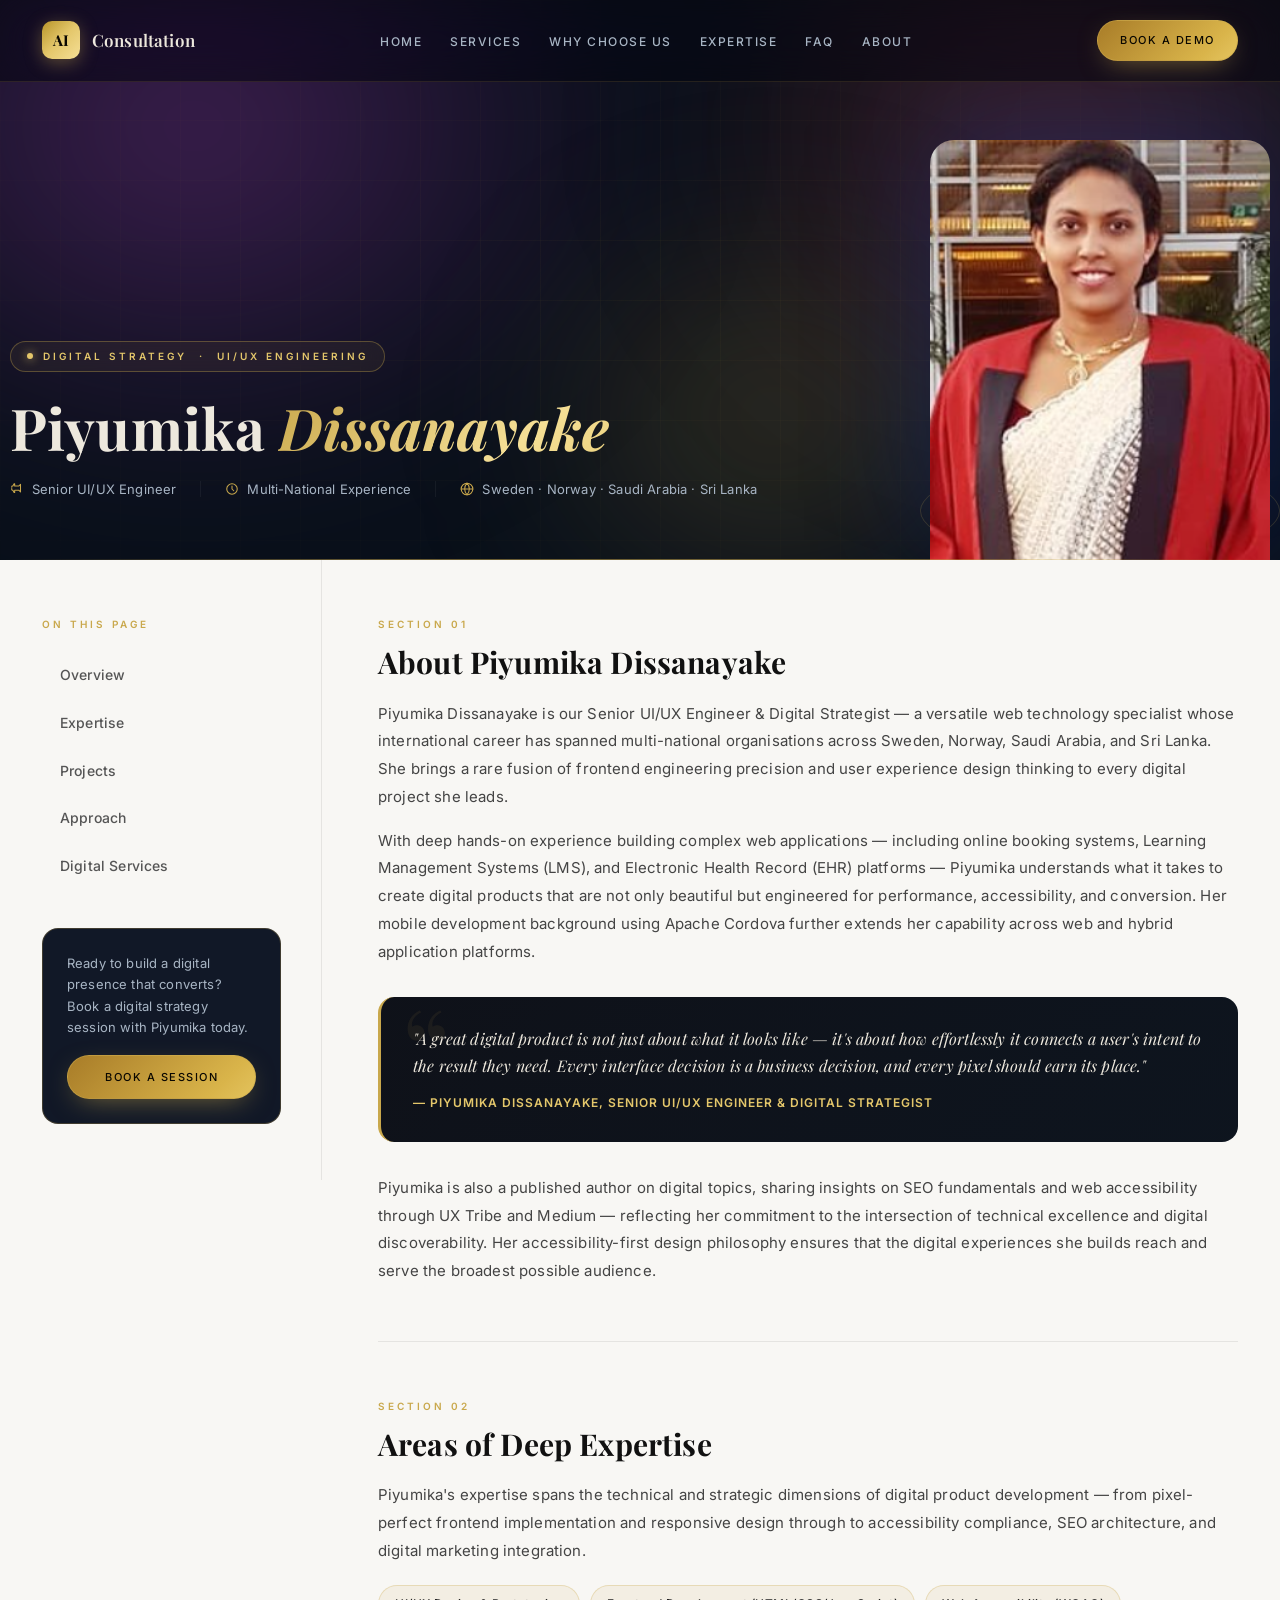
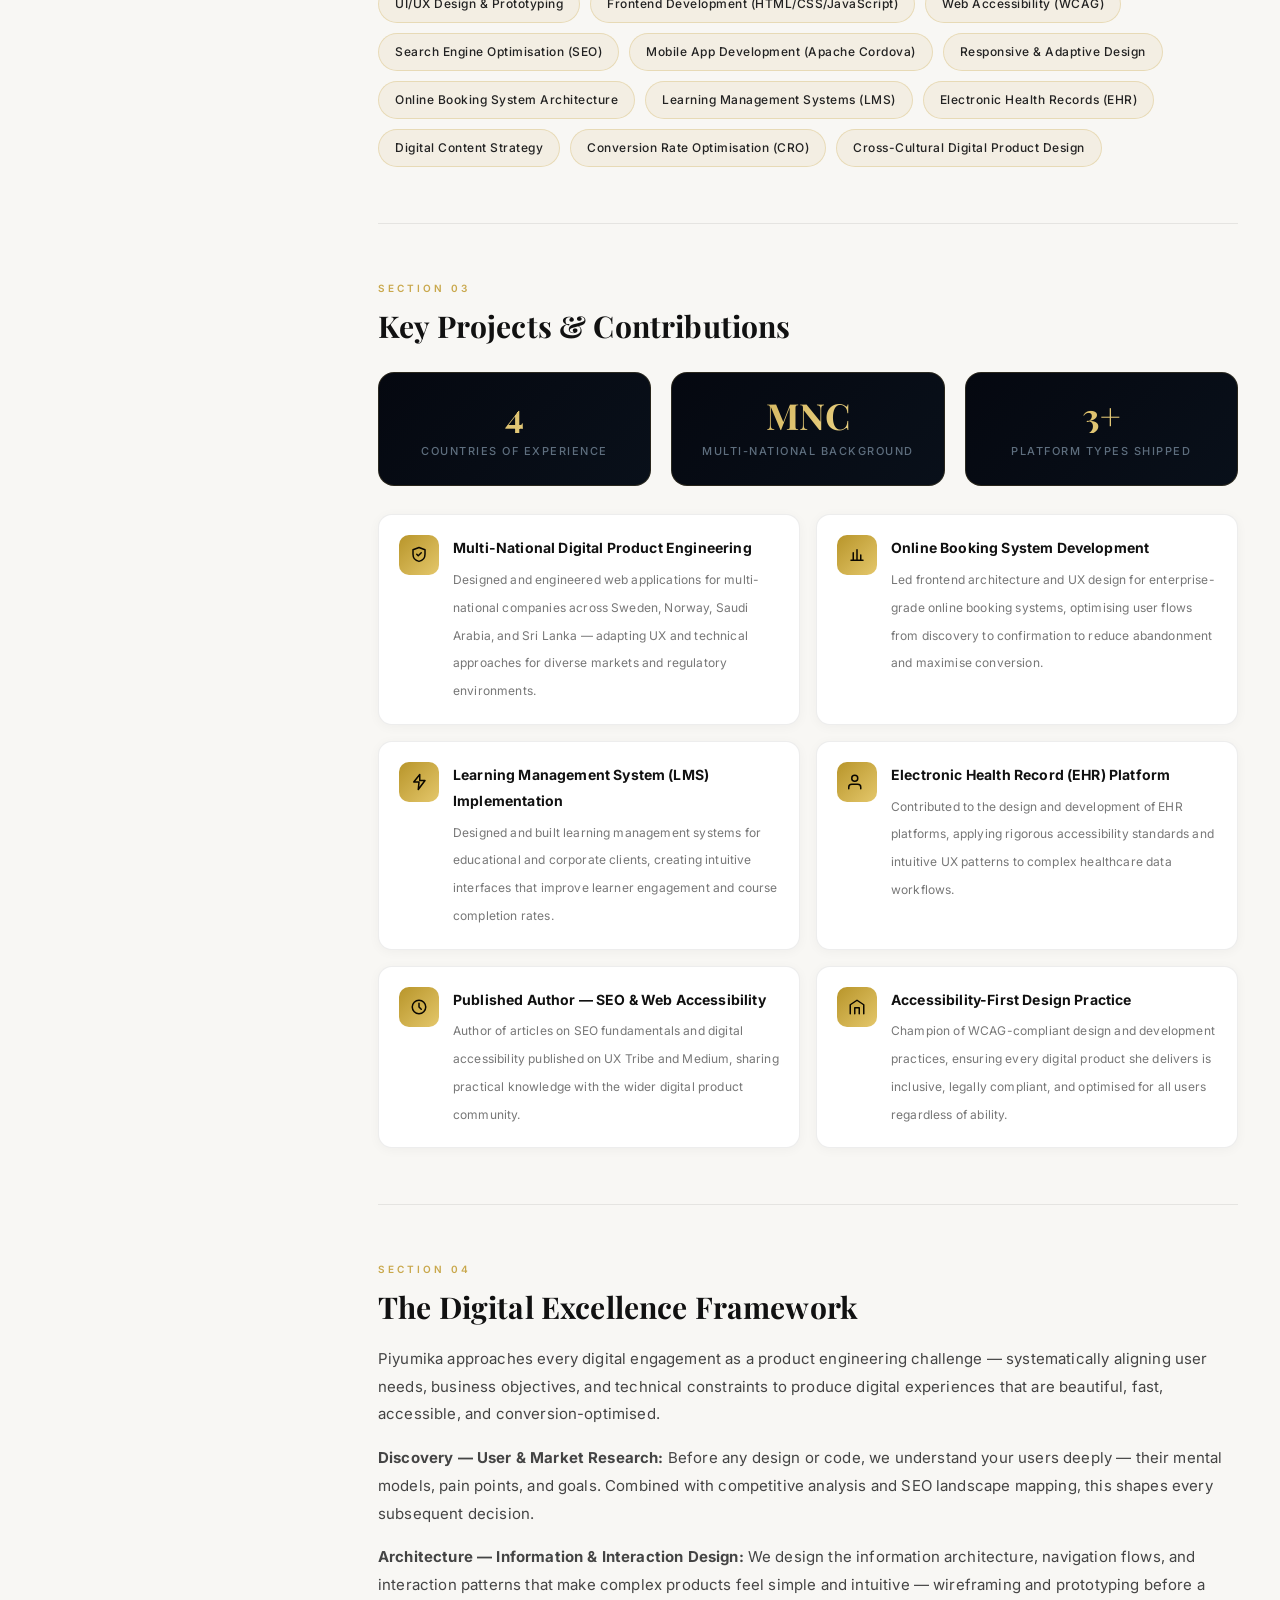
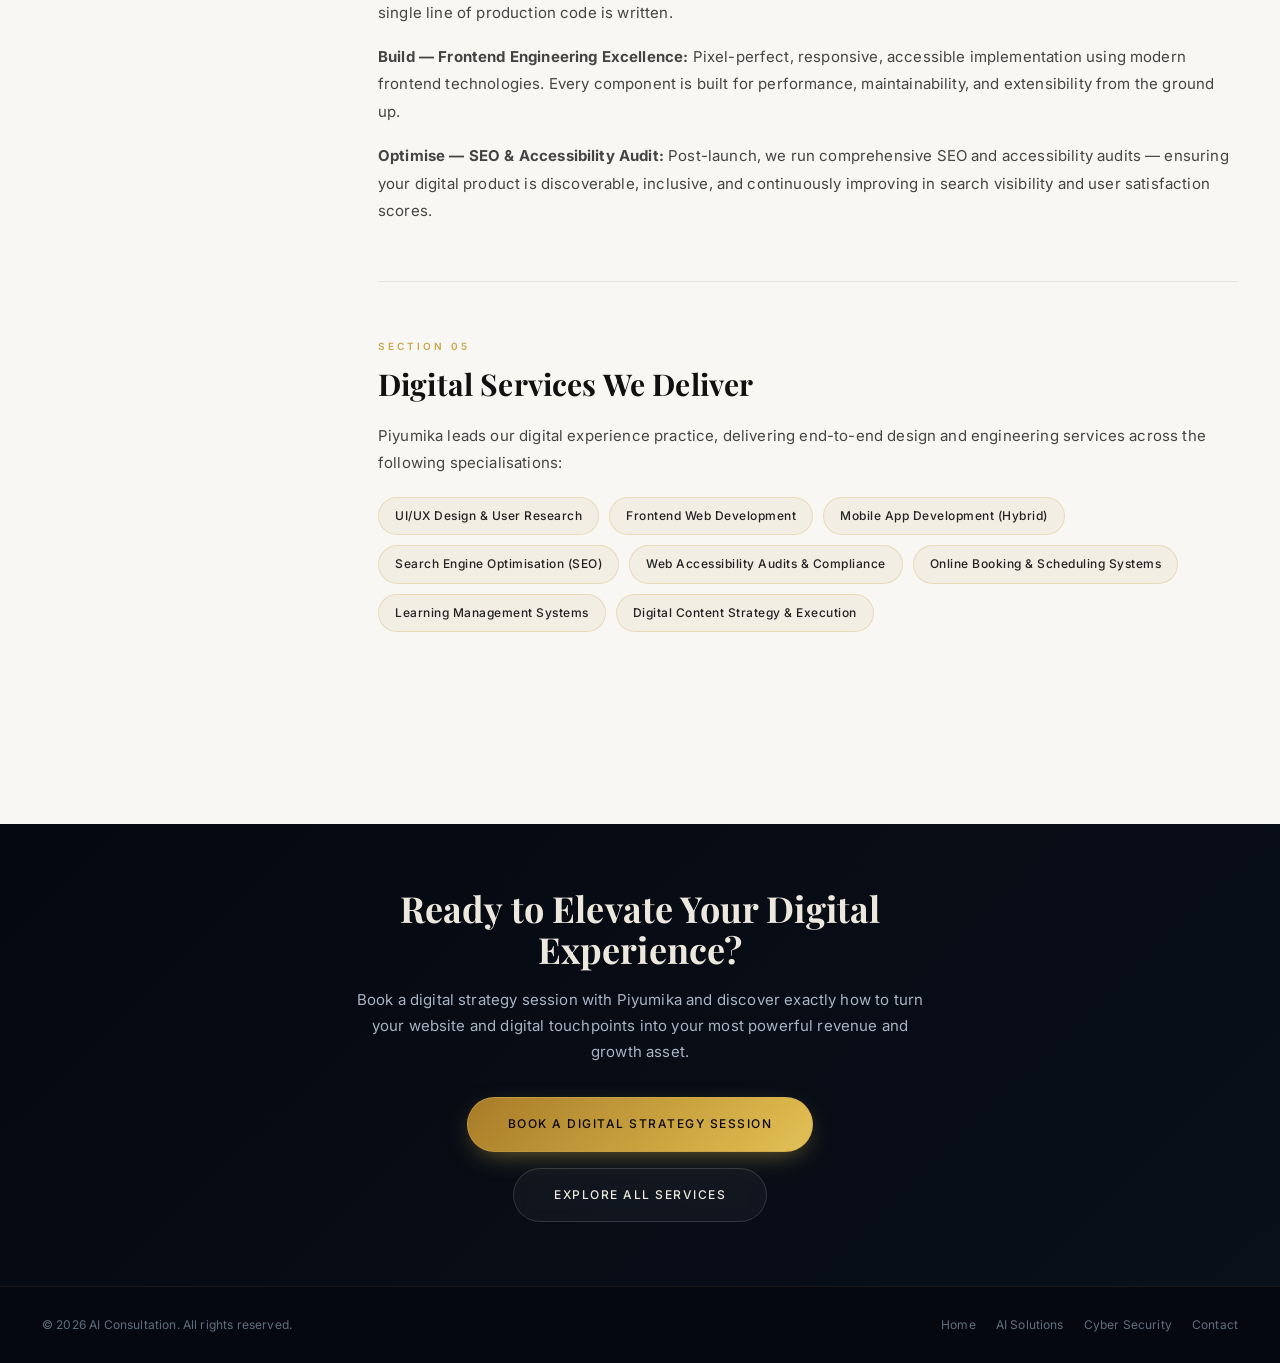
<file: about-marketing.html>
<!DOCTYPE html>
<html lang="en">
<head>
<meta charset="UTF-8">
<meta name="viewport" content="width=device-width, initial-scale=1.0">
<title>Piyumika Dissanayake — Senior UI/UX Engineer & Digital Strategist | AI Consultation</title>
<meta name="description" content="Meet Piyumika Dissanayake, our Senior UI/UX Engineer & Digital Strategist — a multi-national web technology specialist with experience across Sweden, Norway, Saudi Arabia, and Sri Lanka.">
<link rel="preconnect" href="https://fonts.googleapis.com">
<link rel="preconnect" href="https://fonts.gstatic.com" crossorigin>
<link href="https://fonts.googleapis.com/css2?family=Inter:wght@300;400;500;600;700&family=Playfair+Display:ital,wght@0,400;0,600;0,700;1,400;1,600&display=swap" rel="stylesheet">
<link rel="stylesheet" href="about.css">
<style>
  /* Marketing/Digital-specific aurora — warm violet/rose/gold */
  .about-aurora-blob-1 {
    background: radial-gradient(ellipse at center,
      rgba(160, 60, 180, 0.38) 0%,
      rgba(120, 40, 140, 0.20) 40%,
      transparent 75%);
  }
  .about-aurora-blob-2 {
    background: radial-gradient(ellipse at center,
      rgba(220, 80, 80, 0.28) 0%,
      rgba(180, 60, 60, 0.14) 45%,
      transparent 80%);
  }
  .about-aurora-blob-3 {
    background: radial-gradient(ellipse at center,
      rgba(201, 168, 76, 0.22) 0%,
      rgba(180, 140, 50, 0.10) 50%,
      transparent 80%);
  }
</style>
</head>
<body>

<!-- ===================== HEADER ===================== -->
<header class="site-header" id="siteHeader">
  <div class="header-inner container">
    <a href="index.html" class="logo">
      <span class="logo-mark">AI</span>
      <span class="logo-text">Consultation</span>
    </a>
    <nav class="main-nav" id="mainNav">
      <ul>
        <li><a href="index.html#home">Home</a></li>
        <li><a href="index.html#services">Services</a></li>
        <li><a href="index.html#why-us">Why Choose Us</a></li>
        <li><a href="index.html#expertise">Expertise</a></li>
        <li><a href="index.html#faq">FAQ</a></li>
        <li><a href="about.html">About</a></li>
      </ul>
    </nav>
    <a href="index.html#book-demo" class="btn btn-gold">Book a Demo</a>
    <button class="menu-toggle" id="menuToggle" aria-label="Open menu" aria-expanded="false">
      <span></span><span></span><span></span>
    </button>
  </div>
</header>

<!-- mobile nav -->
<div class="mobile-nav" id="mobileNav">
  <ul>
    <li><a href="index.html#home">Home</a></li>
    <li><a href="index.html#services">Services</a></li>
    <li><a href="index.html#why-us">Why Choose Us</a></li>
    <li><a href="index.html#expertise">Expertise</a></li>
    <li><a href="index.html#faq">FAQ</a></li>
    <li><a href="about.html">About</a></li>
  </ul>
  <a href="index.html#book-demo" class="btn btn-gold">Book a Demo</a>
</div>

<!-- ===================== ABOUT HERO ===================== -->
<section class="about-hero" id="top">
  <div class="about-aurora-layer" aria-hidden="true">
    <div class="about-aurora-blob about-aurora-blob-1"></div>
    <div class="about-aurora-blob about-aurora-blob-2"></div>
    <div class="about-aurora-blob about-aurora-blob-3"></div>
  </div>
  <div class="about-hero-grid" aria-hidden="true"></div>

  <div class="container about-hero-inner">
    <!-- Left: text content -->
    <div class="about-hero-content" data-reveal="fade-up">
      <div class="about-eyebrow">
        <span class="about-eyebrow-dot"></span>
        <span>Digital Strategy &nbsp;·&nbsp; UI/UX Engineering</span>
      </div>
      <h1 class="about-hero-title">
        Piyumika <em>Dissanayake</em>
      </h1>
      <div class="about-hero-meta">
        <div class="about-hero-meta-item">
          <svg viewBox="0 0 24 24"><path d="M3 11v2a1 1 0 0 0 1 1h1l2 4h1v-4h7l3 3V4l-3 3H8V3H7L5 7H4a1 1 0 0 0-1 1v1"/></svg>
          <span>Senior UI/UX Engineer</span>
        </div>
        <div class="about-hero-meta-sep"></div>
        <div class="about-hero-meta-item">
          <svg viewBox="0 0 24 24"><circle cx="12" cy="12" r="9"/><path d="M12 7v5l3 3"/></svg>
          <span>Multi-National Experience</span>
        </div>
        <div class="about-hero-meta-sep"></div>
        <div class="about-hero-meta-item">
          <svg viewBox="0 0 24 24"><circle cx="12" cy="12" r="10"/><path d="M2 12h20M12 2a15.3 15.3 0 0 1 4 10 15.3 15.3 0 0 1-4 10 15.3 15.3 0 0 1-4-10 15.3 15.3 0 0 1 4-10z"/></svg>
          <span>Sweden · Norway · Saudi Arabia · Sri Lanka</span>
        </div>
      </div>
    </div>

    <!-- Right: consultant portrait -->
    <div class="about-hero-portrait-wrap" data-reveal="fade-left" style="--reveal-delay:0.15s">
      <div class="about-portrait-glow"></div>
      <div class="about-portrait-ring"></div>
      <img
        src="images/consultant-marketing.png"
        alt="Piyumika Dissanayake — Senior UI/UX Engineer & Digital Strategist"
        class="about-hero-portrait"
      >
    </div>
  </div>
</section>

<!-- ===================== ABOUT BODY ===================== -->
<div class="about-body">
  <div class="about-layout container">

    <!-- Sidebar -->
    <aside class="about-sidebar">
      <p class="about-sidebar-label">On This Page</p>
      <nav class="about-sidebar-nav" aria-label="Page sections">
        <a href="#about-overview" class="about-sidebar-link active" id="nav-overview">Overview</a>
        <a href="#about-expertise" class="about-sidebar-link" id="nav-expertise">Expertise</a>
        <a href="#about-achievements" class="about-sidebar-link" id="nav-achievements">Projects</a>
        <a href="#about-approach" class="about-sidebar-link" id="nav-approach">Approach</a>
        <a href="#about-services" class="about-sidebar-link" id="nav-services">Digital Services</a>
      </nav>
      <div class="sidebar-cta-card">
        <p>Ready to build a digital presence that converts? Book a digital strategy session with Piyumika today.</p>
        <a href="index.html#book-demo" class="btn btn-gold">Book a Session</a>
      </div>
    </aside>

    <!-- Main Content -->
    <main class="about-main">

      <!-- Overview -->
      <section class="about-section" id="about-overview">
        <p class="about-section-num">Section 01</p>
        <h2 class="about-section-title">About Piyumika Dissanayake</h2>
        <div class="about-section-body">
          <p>Piyumika Dissanayake is our Senior UI/UX Engineer & Digital Strategist — a versatile web technology specialist whose international career has spanned multi-national organisations across Sweden, Norway, Saudi Arabia, and Sri Lanka. She brings a rare fusion of frontend engineering precision and user experience design thinking to every digital project she leads.</p>
          <p>With deep hands-on experience building complex web applications — including online booking systems, Learning Management Systems (LMS), and Electronic Health Record (EHR) platforms — Piyumika understands what it takes to create digital products that are not only beautiful but engineered for performance, accessibility, and conversion. Her mobile development background using Apache Cordova further extends her capability across web and hybrid application platforms.</p>

          <div class="about-quote">
            <p>"A great digital product is not just about what it looks like — it's about how effortlessly it connects a user's intent to the result they need. Every interface decision is a business decision, and every pixel should earn its place."</p>
            <cite>— Piyumika Dissanayake, Senior UI/UX Engineer & Digital Strategist</cite>
          </div>

          <p>Piyumika is also a published author on digital topics, sharing insights on SEO fundamentals and web accessibility through UX Tribe and Medium — reflecting her commitment to the intersection of technical excellence and digital discoverability. Her accessibility-first design philosophy ensures that the digital experiences she builds reach and serve the broadest possible audience.</p>
        </div>
      </section>

      <!-- Expertise -->
      <section class="about-section" id="about-expertise">
        <p class="about-section-num">Section 02</p>
        <h2 class="about-section-title">Areas of Deep Expertise</h2>
        <div class="about-section-body">
          <p>Piyumika's expertise spans the technical and strategic dimensions of digital product development — from pixel-perfect frontend implementation and responsive design through to accessibility compliance, SEO architecture, and digital marketing integration.</p>
          <div class="expertise-tags">
            <span class="expertise-tag">UI/UX Design & Prototyping</span>
            <span class="expertise-tag">Frontend Development (HTML/CSS/JavaScript)</span>
            <span class="expertise-tag">Web Accessibility (WCAG)</span>
            <span class="expertise-tag">Search Engine Optimisation (SEO)</span>
            <span class="expertise-tag">Mobile App Development (Apache Cordova)</span>
            <span class="expertise-tag">Responsive & Adaptive Design</span>
            <span class="expertise-tag">Online Booking System Architecture</span>
            <span class="expertise-tag">Learning Management Systems (LMS)</span>
            <span class="expertise-tag">Electronic Health Records (EHR)</span>
            <span class="expertise-tag">Digital Content Strategy</span>
            <span class="expertise-tag">Conversion Rate Optimisation (CRO)</span>
            <span class="expertise-tag">Cross-Cultural Digital Product Design</span>
          </div>
        </div>
      </section>

      <!-- Projects / Achievements -->
      <section class="about-section" id="about-achievements">
        <p class="about-section-num">Section 03</p>
        <h2 class="about-section-title">Key Projects & Contributions</h2>
        <div class="about-section-body">

          <div class="about-stats-row">
            <div class="about-stat-card">
              <div class="about-stat-num">4</div>
              <div class="about-stat-label">Countries of Experience</div>
            </div>
            <div class="about-stat-card">
              <div class="about-stat-num">MNC</div>
              <div class="about-stat-label">Multi-National Background</div>
            </div>
            <div class="about-stat-card">
              <div class="about-stat-num">3+</div>
              <div class="about-stat-label">Platform Types Shipped</div>
            </div>
          </div>

          <div class="achievements-list">
            <div class="achievement-item">
              <div class="achievement-icon">
                <svg viewBox="0 0 24 24"><path d="M12 2 4 5v6c0 5 3.5 8.5 8 9.5 4.5-1 8-4.5 8-9.5V5l-8-3z"/><path d="m9 11 2 2 4-4" stroke-linecap="round" stroke-linejoin="round"/></svg>
              </div>
              <div class="achievement-text">
                <strong>Multi-National Digital Product Engineering</strong>
                <span>Designed and engineered web applications for multi-national companies across Sweden, Norway, Saudi Arabia, and Sri Lanka — adapting UX and technical approaches for diverse markets and regulatory environments.</span>
              </div>
            </div>
            <div class="achievement-item">
              <div class="achievement-icon">
                <svg viewBox="0 0 24 24"><path d="M4 19h16M7 19V9m5 10V5m5 14v-7"/></svg>
              </div>
              <div class="achievement-text">
                <strong>Online Booking System Development</strong>
                <span>Led frontend architecture and UX design for enterprise-grade online booking systems, optimising user flows from discovery to confirmation to reduce abandonment and maximise conversion.</span>
              </div>
            </div>
            <div class="achievement-item">
              <div class="achievement-icon">
                <svg viewBox="0 0 24 24"><path d="m13 2-8 10h7l-1 10 9-12h-7z"/></svg>
              </div>
              <div class="achievement-text">
                <strong>Learning Management System (LMS) Implementation</strong>
                <span>Designed and built learning management systems for educational and corporate clients, creating intuitive interfaces that improve learner engagement and course completion rates.</span>
              </div>
            </div>
            <div class="achievement-item">
              <div class="achievement-icon">
                <svg viewBox="0 0 24 24"><path d="M17 21v-2a4 4 0 0 0-4-4H5a4 4 0 0 0-4 4v2"/><circle cx="9" cy="7" r="4"/></svg>
              </div>
              <div class="achievement-text">
                <strong>Electronic Health Record (EHR) Platform</strong>
                <span>Contributed to the design and development of EHR platforms, applying rigorous accessibility standards and intuitive UX patterns to complex healthcare data workflows.</span>
              </div>
            </div>
            <div class="achievement-item">
              <div class="achievement-icon">
                <svg viewBox="0 0 24 24"><circle cx="12" cy="12" r="9"/><path d="M12 7v5l3 3"/></svg>
              </div>
              <div class="achievement-text">
                <strong>Published Author — SEO & Web Accessibility</strong>
                <span>Author of articles on SEO fundamentals and digital accessibility published on UX Tribe and Medium, sharing practical knowledge with the wider digital product community.</span>
              </div>
            </div>
            <div class="achievement-item">
              <div class="achievement-icon">
                <svg viewBox="0 0 24 24"><path d="M3 21V9l9-6 9 6v12"/><path d="M9 21v-8h6v8"/></svg>
              </div>
              <div class="achievement-text">
                <strong>Accessibility-First Design Practice</strong>
                <span>Champion of WCAG-compliant design and development practices, ensuring every digital product she delivers is inclusive, legally compliant, and optimised for all users regardless of ability.</span>
              </div>
            </div>
          </div>
        </div>
      </section>

      <!-- Approach -->
      <section class="about-section" id="about-approach">
        <p class="about-section-num">Section 04</p>
        <h2 class="about-section-title">The Digital Excellence Framework</h2>
        <div class="about-section-body">
          <p>Piyumika approaches every digital engagement as a product engineering challenge — systematically aligning user needs, business objectives, and technical constraints to produce digital experiences that are beautiful, fast, accessible, and conversion-optimised.</p>
          <p><strong>Discovery — User & Market Research:</strong> Before any design or code, we understand your users deeply — their mental models, pain points, and goals. Combined with competitive analysis and SEO landscape mapping, this shapes every subsequent decision.</p>
          <p><strong>Architecture — Information & Interaction Design:</strong> We design the information architecture, navigation flows, and interaction patterns that make complex products feel simple and intuitive — wireframing and prototyping before a single line of production code is written.</p>
          <p><strong>Build — Frontend Engineering Excellence:</strong> Pixel-perfect, responsive, accessible implementation using modern frontend technologies. Every component is built for performance, maintainability, and extensibility from the ground up.</p>
          <p><strong>Optimise — SEO & Accessibility Audit:</strong> Post-launch, we run comprehensive SEO and accessibility audits — ensuring your digital product is discoverable, inclusive, and continuously improving in search visibility and user satisfaction scores.</p>
        </div>
      </section>

      <!-- Digital Services -->
      <section class="about-section" id="about-services">
        <p class="about-section-num">Section 05</p>
        <h2 class="about-section-title">Digital Services We Deliver</h2>
        <div class="about-section-body">
          <p>Piyumika leads our digital experience practice, delivering end-to-end design and engineering services across the following specialisations:</p>
          <div class="expertise-tags">
            <span class="expertise-tag">UI/UX Design & User Research</span>
            <span class="expertise-tag">Frontend Web Development</span>
            <span class="expertise-tag">Mobile App Development (Hybrid)</span>
            <span class="expertise-tag">Search Engine Optimisation (SEO)</span>
            <span class="expertise-tag">Web Accessibility Audits & Compliance</span>
            <span class="expertise-tag">Online Booking & Scheduling Systems</span>
            <span class="expertise-tag">Learning Management Systems</span>
            <span class="expertise-tag">Digital Content Strategy & Execution</span>
          </div>
        </div>
      </section>

    </main>
  </div>
</div>

<!-- ===================== CTA ===================== -->
<div class="about-cta-section">
  <div class="about-cta-inner">
    <h2>Ready to Elevate Your Digital Experience?</h2>
    <p>Book a digital strategy session with Piyumika and discover exactly how to turn your website and digital touchpoints into your most powerful revenue and growth asset.</p>
    <div class="about-cta-btns">
      <a href="index.html#book-demo" class="btn btn-gold btn-lg">Book a Digital Strategy Session</a>
      <a href="index.html#services" class="btn btn-ghost btn-lg">Explore All Services</a>
    </div>
  </div>
</div>

<!-- ===================== FOOTER ===================== -->
<footer class="about-footer">
  <div class="container about-footer-inner">
    <p>&copy; <span id="year"></span> AI Consultation. All rights reserved.</p>
    <div class="about-footer-links">
      <a href="index.html">Home</a>
      <a href="about-ai.html">AI Solutions</a>
      <a href="about-cyber.html">Cyber Security</a>
      <a href="index.html#contact">Contact</a>
    </div>
  </div>
</footer>

<script>
  document.getElementById('year').textContent = new Date().getFullYear();
  const header = document.getElementById('siteHeader');
  window.addEventListener('scroll', () => {
    header.classList.toggle('scrolled', window.scrollY > 40);
  }, { passive: true });
  const menuToggle = document.getElementById('menuToggle');
  const mobileNav = document.getElementById('mobileNav');
  menuToggle.addEventListener('click', () => {
    const isOpen = mobileNav.classList.toggle('open');
    menuToggle.classList.toggle('active', isOpen);
    menuToggle.setAttribute('aria-expanded', String(isOpen));
    document.body.style.overflow = isOpen ? 'hidden' : '';
  });
  mobileNav.querySelectorAll('a').forEach(link => link.addEventListener('click', () => {
    mobileNav.classList.remove('open');
    menuToggle.classList.remove('active');
    document.body.style.overflow = '';
  }));
  const revealEls = document.querySelectorAll('[data-reveal]');
  if ('IntersectionObserver' in window) {
    const obs = new IntersectionObserver(entries => {
      entries.forEach(e => { if (e.isIntersecting) { e.target.classList.add('revealed'); obs.unobserve(e.target); } });
    }, { threshold: 0.12, rootMargin: '0px 0px -50px 0px' });
    revealEls.forEach(el => obs.observe(el));
  } else {
    revealEls.forEach(el => el.classList.add('revealed'));
  }
  const sections = document.querySelectorAll('.about-section[id]');
  const navLinks = document.querySelectorAll('.about-sidebar-link');
  window.addEventListener('scroll', () => {
    let current = '';
    sections.forEach(s => { if (window.scrollY >= s.offsetTop - 200) current = s.id; });
    navLinks.forEach(l => l.classList.toggle('active', l.getAttribute('href') === '#' + current));
  }, { passive: true });
</script>
</body>
</html>
</file>
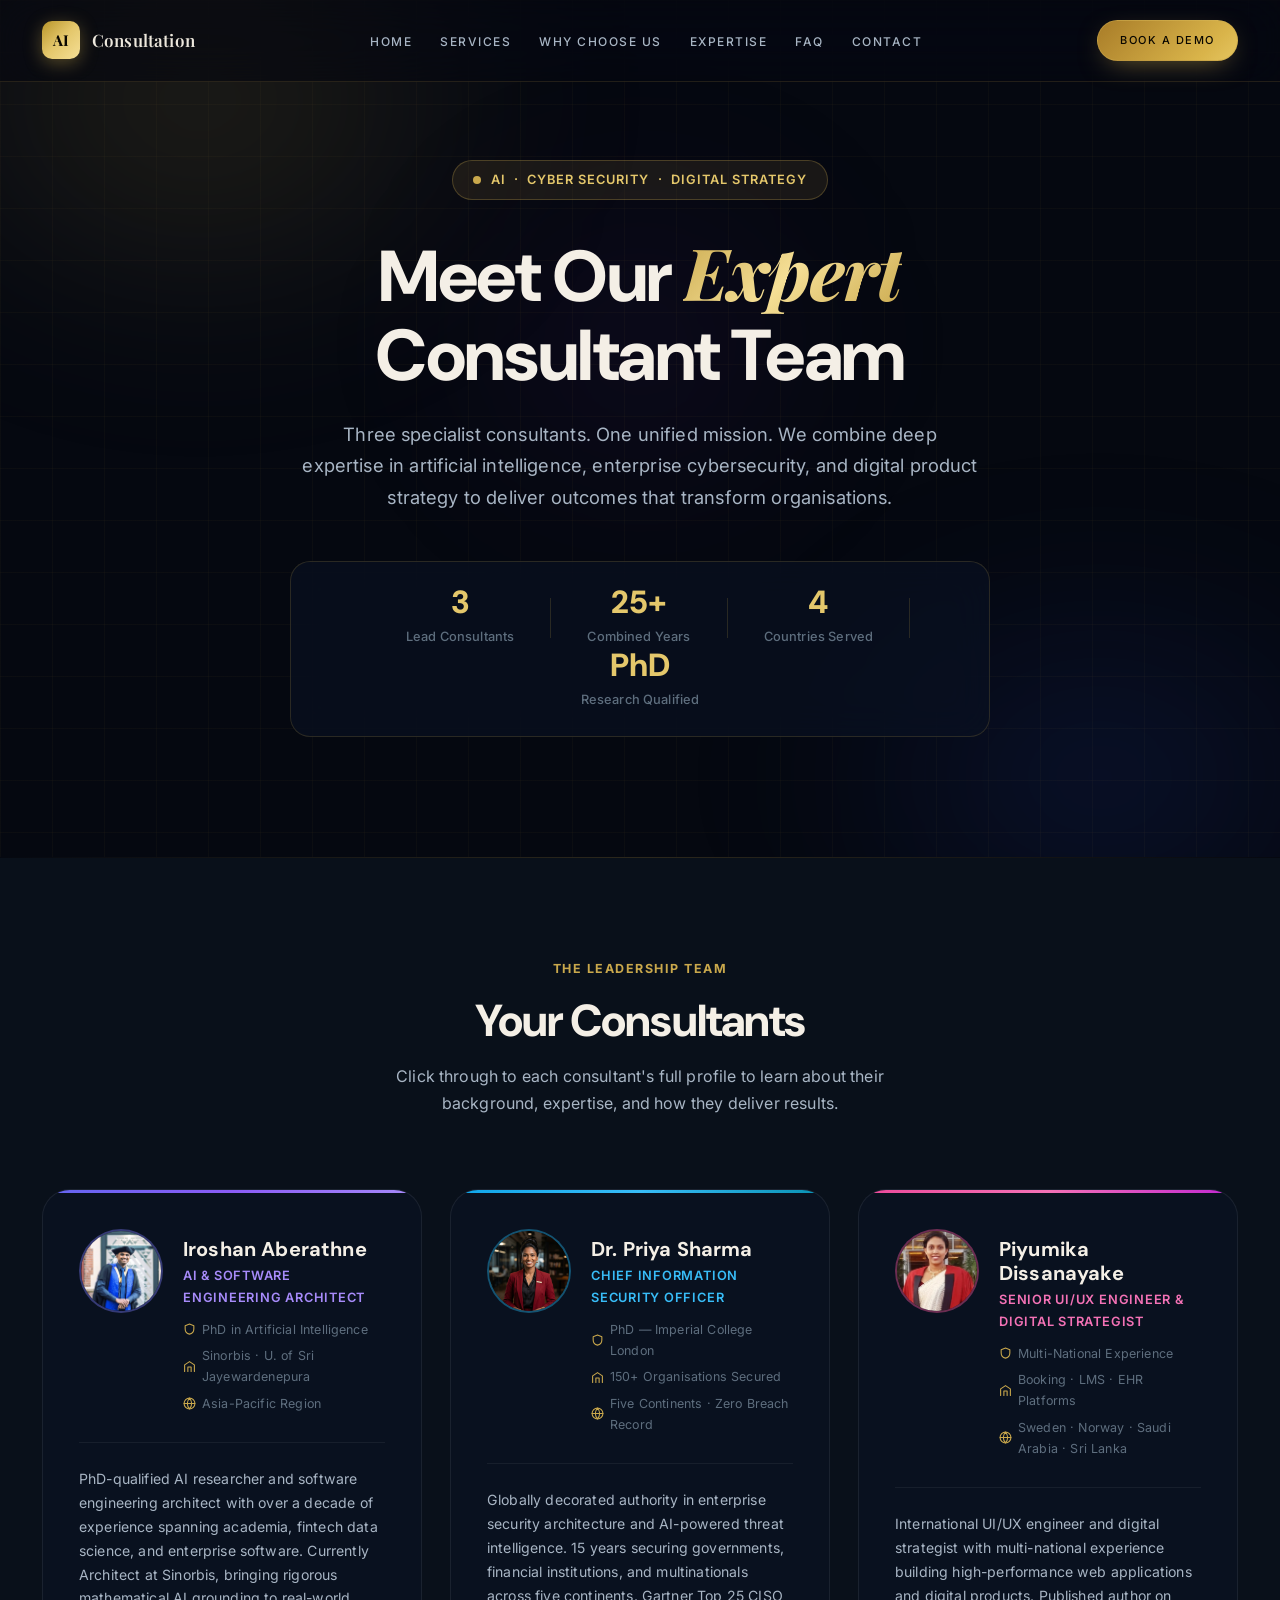
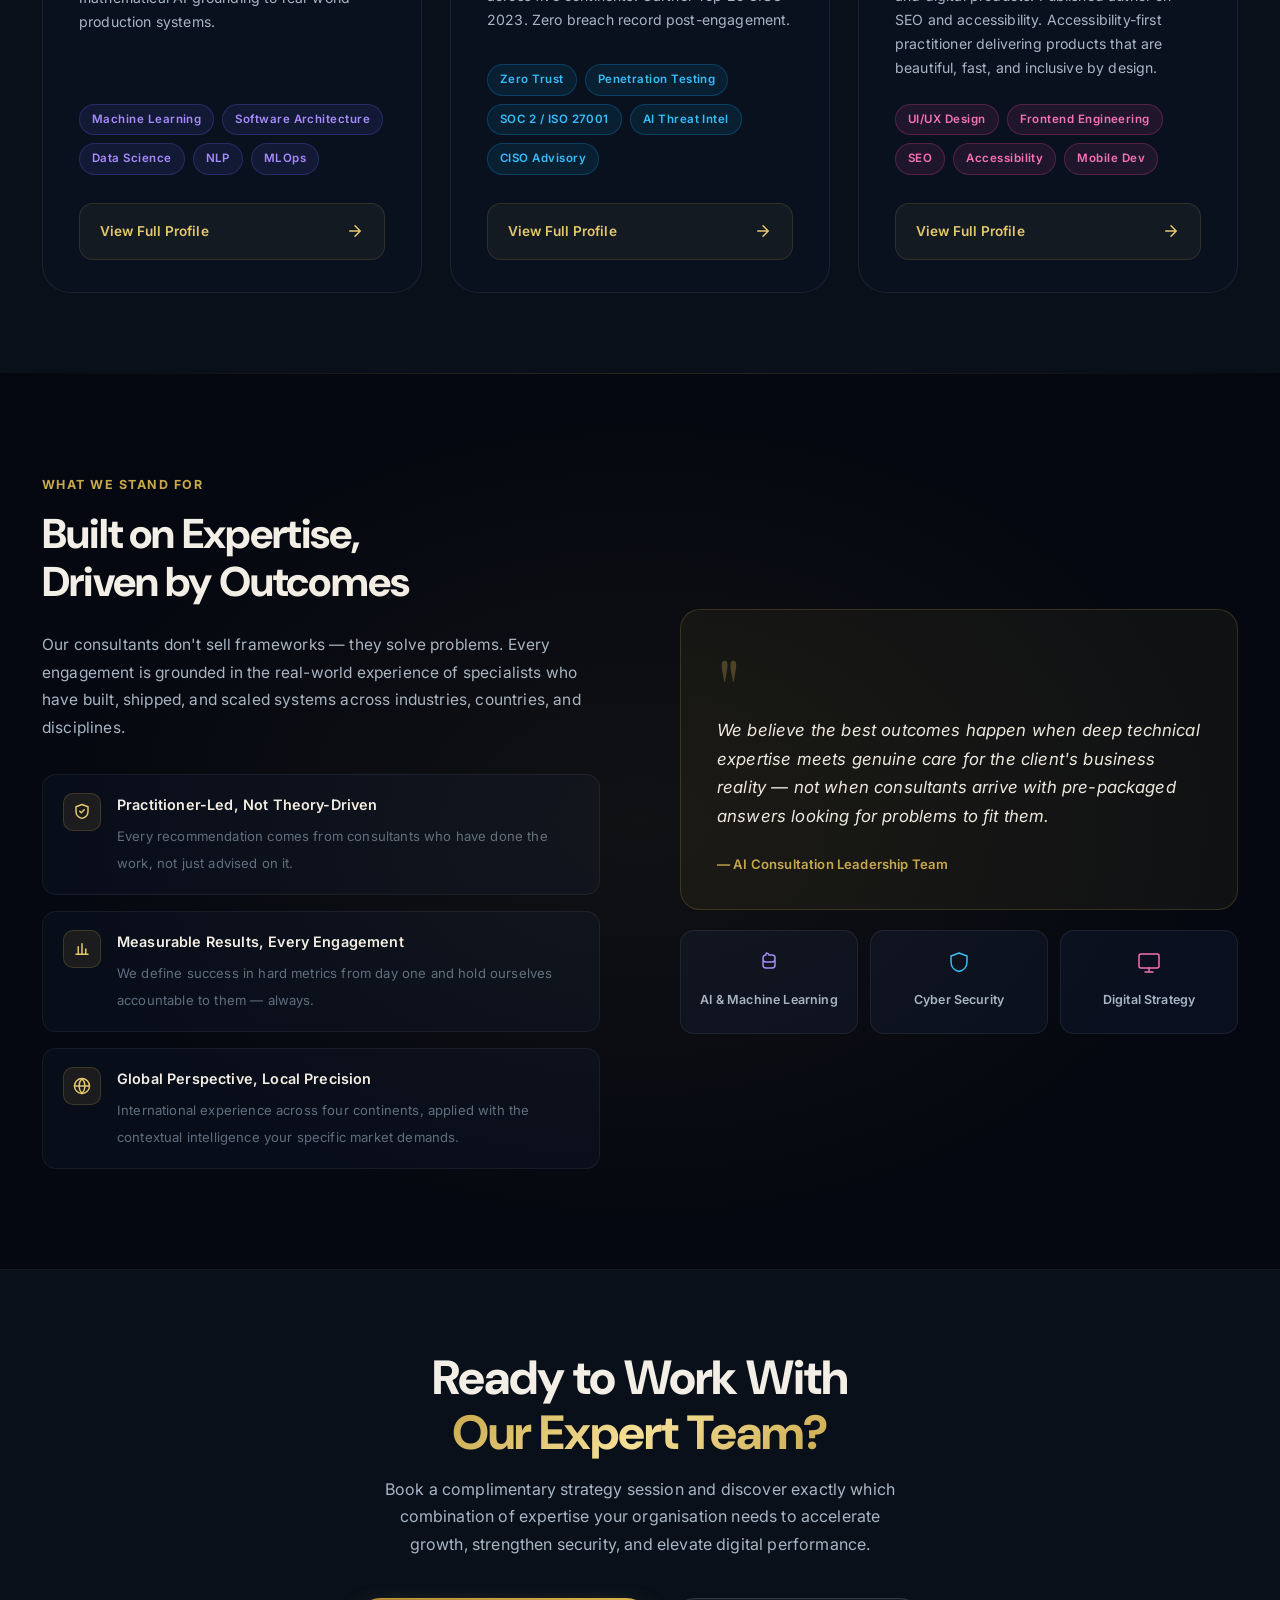
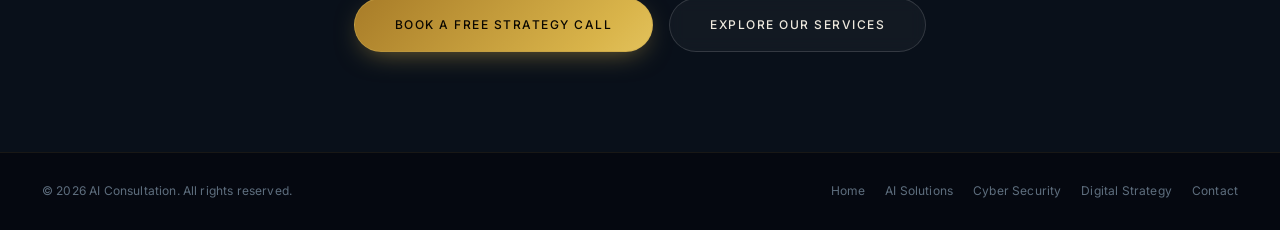
<file: about.html>
<!DOCTYPE html>
<html lang="en">
<head>
<meta charset="UTF-8">
<meta name="viewport" content="width=device-width, initial-scale=1.0">
<title>Meet Our Consultants | AI Consultation</title>
<meta name="description" content="Meet the AI Consultation leadership team — three specialist consultants in AI engineering, cybersecurity, and digital strategy, united by a shared commitment to enterprise excellence.">
<link rel="preconnect" href="https://fonts.googleapis.com">
<link rel="preconnect" href="https://fonts.gstatic.com" crossorigin>
<link href="https://fonts.googleapis.com/css2?family=Inter:wght@300;400;500;600;700;800&family=Playfair+Display:ital,wght@0,400;0,600;0,700;1,400&family=DM+Sans:wght@400;500;600;700;800&display=swap" rel="stylesheet">
<link rel="stylesheet" href="about.css">
<style>
/* =============================================
   TEAM HUB — PREMIUM ABOUT US PAGE
   ============================================= */

/* Hero */
.team-hero {
  position: relative;
  padding: 160px 0 120px;
  overflow: hidden;
  text-align: center;
  background: #050810;
}
.team-hero-bg {
  position: absolute;
  inset: 0;
  pointer-events: none;
}
.th-aurora { position: absolute; border-radius: 50%; filter: blur(90px); }
.th-aurora-1 {
  width: 700px; height: 500px; top: -150px; left: -150px;
  background: radial-gradient(ellipse, rgba(201,168,76,0.16) 0%, transparent 70%);
  animation: auroraFloat 20s ease-in-out infinite alternate;
}
.th-aurora-2 {
  width: 600px; height: 400px; bottom: -120px; right: -120px;
  background: radial-gradient(ellipse, rgba(30,60,180,0.22) 0%, transparent 70%);
  animation: auroraFloat 16s ease-in-out infinite alternate-reverse;
}
.th-aurora-3 {
  width: 400px; height: 350px; top: 40%; left: 50%; transform: translate(-50%,-50%);
  background: radial-gradient(ellipse, rgba(100,30,150,0.14) 0%, transparent 70%);
  animation: auroraFloat 24s ease-in-out infinite alternate;
}
.team-hero-grid {
  position: absolute; inset: 0;
  background-image:
    linear-gradient(rgba(201,168,76,0.035) 1px, transparent 1px),
    linear-gradient(90deg, rgba(201,168,76,0.035) 1px, transparent 1px);
  background-size: 52px 52px;
}
.team-hero-content { position: relative; z-index: 1; }

.team-hero-badge {
  display: inline-flex;
  align-items: center;
  gap: 10px;
  background: rgba(201,168,76,0.10);
  border: 1px solid rgba(201,168,76,0.28);
  border-radius: 50px;
  padding: 8px 20px;
  font-size: 0.8rem;
  font-weight: 600;
  letter-spacing: 0.08em;
  text-transform: uppercase;
  color: #e4c76b;
  margin-bottom: 32px;
}
.team-hero-badge-dot {
  width: 8px; height: 8px;
  background: #c9a84c;
  border-radius: 50%;
  animation: pulse-dot 2s ease-in-out infinite;
}
@keyframes pulse-dot {
  0%, 100% { opacity: 1; transform: scale(1); }
  50% { opacity: 0.5; transform: scale(0.7); }
}

.team-hero-title {
  font-family: 'DM Sans', 'Inter', sans-serif;
  font-size: clamp(2.6rem, 6vw, 4.5rem);
  font-weight: 800;
  color: #f4efe6;
  line-height: 1.1;
  margin: 0 0 24px;
  letter-spacing: -0.02em;
}
.team-hero-title em {
  font-style: italic;
  font-family: 'Playfair Display', serif;
  background: linear-gradient(135deg, #c9a84c, #f5df96, #c9a84c);
  -webkit-background-clip: text;
  -webkit-text-fill-color: transparent;
  background-clip: text;
}

.team-hero-sub {
  font-size: 1.15rem;
  color: #a8b5c4;
  line-height: 1.7;
  max-width: 680px;
  margin: 0 auto 48px;
}

.team-hero-stats {
  display: flex;
  align-items: center;
  justify-content: center;
  gap: 0;
  flex-wrap: wrap;
  padding: 24px 40px;
  background: rgba(10,18,34,0.65);
  border: 1px solid rgba(201,168,76,0.18);
  border-radius: 20px;
  backdrop-filter: blur(20px);
  max-width: 700px;
  margin: 0 auto;
}
.team-stat { text-align: center; padding: 0 36px; }
.team-stat-num {
  font-family: 'DM Sans', sans-serif;
  font-size: 2rem;
  font-weight: 800;
  color: #e4c76b;
  display: block;
  line-height: 1;
  margin-bottom: 4px;
}
.team-stat-lbl { font-size: 0.8rem; color: #5e6e7e; font-weight: 500; }
.team-stat-sep { width: 1px; height: 40px; background: rgba(201,168,76,0.18); flex-shrink: 0; }

/* Section dividers */
.team-section-divider {
  height: 1px;
  background: linear-gradient(90deg, transparent, rgba(201,168,76,0.2), transparent);
  margin: 0;
}

/* Consultant cards section */
.team-consultants-section {
  padding: 100px 0 80px;
  background: #09101a;
  position: relative;
}
.team-section-head {
  text-align: center;
  margin-bottom: 72px;
}
.team-section-eyebrow {
  font-size: 0.78rem;
  font-weight: 700;
  letter-spacing: 0.12em;
  text-transform: uppercase;
  color: #c9a84c;
  margin-bottom: 16px;
}
.team-section-title {
  font-family: 'DM Sans', sans-serif;
  font-size: clamp(1.8rem, 4vw, 2.8rem);
  font-weight: 800;
  color: #f4efe6;
  margin: 0 0 16px;
  letter-spacing: -0.02em;
}
.team-section-sub {
  font-size: 1rem;
  color: #a8b5c4;
  max-width: 560px;
  margin: 0 auto;
  line-height: 1.7;
}

/* Consultant card grid */
.consultant-cards-grid {
  display: grid;
  grid-template-columns: repeat(3, 1fr);
  gap: 28px;
}

.consultant-card {
  position: relative;
  display: flex;
  flex-direction: column;
  background: rgba(10,18,34,0.85);
  border: 1px solid rgba(255,255,255,0.07);
  border-radius: 28px;
  overflow: hidden;
  transition: transform 0.4s cubic-bezier(.22,1,.36,1), border-color 0.3s, box-shadow 0.4s;
  cursor: default;
}
.consultant-card:hover {
  transform: translateY(-10px);
  border-color: rgba(201,168,76,0.35);
  box-shadow: 0 32px 80px rgba(0,0,0,0.5), 0 0 0 1px rgba(201,168,76,0.2);
}

/* Top accent line per consultant */
.consultant-card-accent {
  height: 3px;
  width: 100%;
}
.consultant-card--ai .consultant-card-accent {
  background: linear-gradient(90deg, #6366f1, #8b5cf6, #a78bfa);
}
.consultant-card--cyber .consultant-card-accent {
  background: linear-gradient(90deg, #0ea5e9, #38bdf8, #0891b2);
}
.consultant-card--digital .consultant-card-accent {
  background: linear-gradient(90deg, #ec4899, #f472b6, #c026d3);
}

/* Portrait area */
.consultant-card-portrait {
  position: relative;
  padding: 36px 36px 0;
  display: flex;
  align-items: flex-start;
  gap: 20px;
}
.consultant-portrait-img-wrap {
  position: relative;
  flex-shrink: 0;
}
.consultant-portrait-img {
  width: 84px;
  height: 84px;
  border-radius: 50%;
  object-fit: cover;
  border: 2px solid rgba(201,168,76,0.3);
  background: rgba(201,168,76,0.08);
}
.consultant-card--ai .consultant-portrait-img { border-color: rgba(99,102,241,0.4); }
.consultant-card--cyber .consultant-portrait-img { border-color: rgba(14,165,233,0.4); }
.consultant-card--digital .consultant-portrait-img { border-color: rgba(236,72,153,0.4); }

.consultant-portrait-glow {
  position: absolute;
  inset: -8px;
  border-radius: 50%;
  filter: blur(16px);
  opacity: 0;
  transition: opacity 0.4s;
}
.consultant-card:hover .consultant-portrait-glow { opacity: 1; }
.consultant-card--ai .consultant-portrait-glow { background: rgba(99,102,241,0.25); }
.consultant-card--cyber .consultant-portrait-glow { background: rgba(14,165,233,0.25); }
.consultant-card--digital .consultant-portrait-glow { background: rgba(236,72,153,0.25); }

.consultant-card-info { padding-top: 8px; }
.consultant-card-name {
  font-family: 'DM Sans', sans-serif;
  font-size: 1.25rem;
  font-weight: 700;
  color: #f4efe6;
  margin: 0 0 4px;
  line-height: 1.2;
}
.consultant-card-role {
  font-size: 0.8rem;
  font-weight: 600;
  letter-spacing: 0.06em;
  text-transform: uppercase;
  margin-bottom: 10px;
}
.consultant-card--ai .consultant-card-role { color: #a78bfa; }
.consultant-card--cyber .consultant-card-role { color: #38bdf8; }
.consultant-card--digital .consultant-card-role { color: #f472b6; }

.consultant-card-meta {
  display: flex;
  flex-direction: column;
  gap: 5px;
}
.consultant-meta-item {
  display: flex;
  align-items: center;
  gap: 6px;
  font-size: 0.78rem;
  color: #5e6e7e;
}
.consultant-meta-item svg {
  width: 13px; height: 13px;
  stroke: #c9a84c;
  fill: none;
  stroke-width: 2;
  stroke-linecap: round;
  stroke-linejoin: round;
  flex-shrink: 0;
}

/* Card body */
.consultant-card-body {
  padding: 28px 36px 32px;
  flex: 1;
  display: flex;
  flex-direction: column;
}
.consultant-card-divider {
  height: 1px;
  background: rgba(255,255,255,0.06);
  margin-bottom: 24px;
}
.consultant-card-bio {
  font-size: 0.88rem;
  color: #a8b5c4;
  line-height: 1.7;
  margin: 0 0 24px;
  flex: 1;
}

/* Expertise pill tags */
.consultant-tags {
  display: flex;
  flex-wrap: wrap;
  gap: 8px;
  margin-bottom: 28px;
}
.consultant-tag {
  padding: 5px 12px;
  border-radius: 50px;
  font-size: 0.72rem;
  font-weight: 600;
  letter-spacing: 0.04em;
  border: 1px solid;
}
.consultant-card--ai .consultant-tag {
  background: rgba(99,102,241,0.1);
  border-color: rgba(99,102,241,0.25);
  color: #a78bfa;
}
.consultant-card--cyber .consultant-tag {
  background: rgba(14,165,233,0.1);
  border-color: rgba(14,165,233,0.25);
  color: #38bdf8;
}
.consultant-card--digital .consultant-tag {
  background: rgba(236,72,153,0.1);
  border-color: rgba(236,72,153,0.25);
  color: #f472b6;
}

/* Card CTA */
.consultant-card-cta {
  display: flex;
  align-items: center;
  justify-content: space-between;
  padding: 16px 20px;
  background: rgba(201,168,76,0.06);
  border: 1px solid rgba(201,168,76,0.15);
  border-radius: 14px;
  text-decoration: none;
  transition: all 0.25s;
}
.consultant-card-cta:hover {
  background: rgba(201,168,76,0.12);
  border-color: rgba(201,168,76,0.35);
  transform: translateX(4px);
}
.consultant-card-cta-label {
  font-size: 0.85rem;
  font-weight: 600;
  color: #e4c76b;
}
.consultant-card-cta svg {
  width: 18px; height: 18px;
  stroke: #e4c76b;
  fill: none;
  stroke-width: 2;
  stroke-linecap: round;
  stroke-linejoin: round;
  transition: transform 0.25s;
}
.consultant-card-cta:hover svg { transform: translateX(4px); }

/* Team philosophy section */
.team-philosophy-section {
  padding: 100px 0;
  background: #050810;
  position: relative;
  overflow: hidden;
}
.team-phil-bg {
  position: absolute;
  inset: 0;
  background: radial-gradient(ellipse at 50% 50%, rgba(201,168,76,0.06) 0%, transparent 65%);
  pointer-events: none;
}
.team-philosophy-inner {
  display: grid;
  grid-template-columns: 1fr 1fr;
  gap: 80px;
  align-items: center;
}
.team-phil-left .team-section-eyebrow { text-align: left; }
.team-phil-title {
  font-family: 'DM Sans', sans-serif;
  font-size: clamp(1.7rem, 3.5vw, 2.6rem);
  font-weight: 800;
  color: #f4efe6;
  margin: 0 0 24px;
  letter-spacing: -0.02em;
  line-height: 1.15;
}
.team-phil-body {
  font-size: 0.97rem;
  color: #a8b5c4;
  line-height: 1.8;
  margin: 0 0 32px;
}
.team-phil-pillars {
  display: flex;
  flex-direction: column;
  gap: 16px;
}
.team-phil-pillar {
  display: flex;
  align-items: flex-start;
  gap: 16px;
  padding: 18px 20px;
  background: rgba(10,18,34,0.6);
  border: 1px solid rgba(255,255,255,0.06);
  border-radius: 14px;
  transition: border-color 0.25s;
}
.team-phil-pillar:hover { border-color: rgba(201,168,76,0.2); }
.team-phil-pillar-icon {
  width: 38px; height: 38px;
  background: rgba(201,168,76,0.1);
  border: 1px solid rgba(201,168,76,0.2);
  border-radius: 10px;
  display: flex;
  align-items: center;
  justify-content: center;
  flex-shrink: 0;
}
.team-phil-pillar-icon svg {
  width: 18px; height: 18px;
  stroke: #e4c76b;
  fill: none;
  stroke-width: 2;
  stroke-linecap: round;
  stroke-linejoin: round;
}
.team-phil-pillar-text strong {
  display: block;
  font-size: 0.9rem;
  font-weight: 600;
  color: #f4efe6;
  margin-bottom: 4px;
}
.team-phil-pillar-text span {
  font-size: 0.82rem;
  color: #5e6e7e;
  line-height: 1.5;
}

/* Right side visual */
.team-phil-visual {
  display: flex;
  flex-direction: column;
  gap: 20px;
}
.team-phil-quote-card {
  background: rgba(201,168,76,0.06);
  border: 1px solid rgba(201,168,76,0.2);
  border-radius: 20px;
  padding: 36px 36px 32px;
  position: relative;
}
.team-phil-quote-mark {
  font-family: 'Playfair Display', serif;
  font-size: 5rem;
  color: rgba(201,168,76,0.3);
  line-height: 1;
  margin-bottom: -10px;
  display: block;
}
.team-phil-quote-text {
  font-size: 1.05rem;
  color: #ede8dd;
  line-height: 1.7;
  font-style: italic;
  margin: 0 0 20px;
}
.team-phil-quote-author {
  font-size: 0.82rem;
  color: #c9a84c;
  font-weight: 600;
}
.team-phil-disciplines {
  display: grid;
  grid-template-columns: repeat(3, 1fr);
  gap: 12px;
}
.team-phil-disc {
  padding: 20px 16px;
  background: rgba(10,18,34,0.8);
  border: 1px solid rgba(255,255,255,0.07);
  border-radius: 14px;
  text-align: center;
  transition: border-color 0.25s, transform 0.25s;
}
.team-phil-disc:hover { border-color: rgba(201,168,76,0.25); transform: translateY(-3px); }
.team-phil-disc svg {
  width: 24px; height: 24px;
  margin: 0 auto 10px;
  display: block;
  fill: none;
  stroke-width: 1.5;
  stroke-linecap: round;
  stroke-linejoin: round;
}
.team-phil-disc:nth-child(1) svg { stroke: #a78bfa; }
.team-phil-disc:nth-child(2) svg { stroke: #38bdf8; }
.team-phil-disc:nth-child(3) svg { stroke: #f472b6; }
.team-phil-disc-label {
  font-size: 0.78rem;
  font-weight: 600;
  color: #a8b5c4;
  line-height: 1.3;
}

/* CTA section */
.team-cta-section {
  padding: 80px 0 100px;
  background: #09101a;
  text-align: center;
  border-top: 1px solid rgba(255,255,255,0.04);
}
.team-cta-title {
  font-family: 'DM Sans', sans-serif;
  font-size: clamp(1.8rem, 4vw, 3rem);
  font-weight: 800;
  color: #f4efe6;
  margin: 0 0 16px;
  letter-spacing: -0.02em;
}
.team-cta-title span {
  background: linear-gradient(135deg, #c9a84c, #f5df96, #c9a84c);
  -webkit-background-clip: text;
  -webkit-text-fill-color: transparent;
  background-clip: text;
}
.team-cta-sub {
  font-size: 1rem;
  color: #a8b5c4;
  max-width: 520px;
  margin: 0 auto 40px;
  line-height: 1.7;
}
.team-cta-btns {
  display: flex;
  align-items: center;
  justify-content: center;
  gap: 16px;
  flex-wrap: wrap;
}

/* Responsive */
@media (max-width: 1024px) {
  .consultant-cards-grid { grid-template-columns: 1fr; max-width: 520px; margin-inline: auto; }
  .team-philosophy-inner { grid-template-columns: 1fr; gap: 48px; }
  .team-phil-visual { order: -1; }
}
@media (max-width: 700px) {
  .team-hero { padding: 120px 0 80px; }
  .team-hero-stats { flex-direction: column; gap: 20px; padding: 24px; }
  .team-stat-sep { width: 100%; height: 1px; }
  .team-phil-title { font-size: 1.6rem; }
  .team-cta-title { font-size: 1.8rem; }
  .team-cta-btns { flex-direction: column; align-items: center; }
}
</style>
</head>
<body>

<!-- ===================== HEADER ===================== -->
<header class="site-header" id="siteHeader">
  <div class="header-inner container">
    <a href="index.html" class="logo">
      <span class="logo-mark">AI</span>
      <span class="logo-text">Consultation</span>
    </a>
    <nav class="main-nav" id="mainNav">
      <ul>
        <li><a href="index.html#home">Home</a></li>
        <li><a href="index.html#services">Services</a></li>
        <li><a href="index.html#why-us">Why Choose Us</a></li>
        <li><a href="index.html#expertise">Expertise</a></li>
        <li><a href="index.html#faq">FAQ</a></li>
        <li><a href="index.html#contact">Contact</a></li>
      </ul>
    </nav>
    <a href="index.html#book-demo" class="btn btn-gold">Book a Demo</a>
    <button class="menu-toggle" id="menuToggle" aria-label="Open menu" aria-expanded="false">
      <span></span><span></span><span></span>
    </button>
  </div>
</header>

<div class="mobile-nav" id="mobileNav">
  <ul>
    <li><a href="index.html#home">Home</a></li>
    <li><a href="index.html#services">Services</a></li>
    <li><a href="index.html#why-us">Why Choose Us</a></li>
    <li><a href="index.html#expertise">Expertise</a></li>
    <li><a href="index.html#faq">FAQ</a></li>
    
  </ul>
  <a href="index.html#book-demo" class="btn btn-gold">Book a Demo</a>
</div>

<!-- ===================== HERO ===================== -->
<section class="team-hero" id="top">
  <div class="team-hero-bg">
    <div class="th-aurora th-aurora-1"></div>
    <div class="th-aurora th-aurora-2"></div>
    <div class="th-aurora th-aurora-3"></div>
  </div>
  <div class="team-hero-grid" aria-hidden="true"></div>

  <div class="container team-hero-content" data-reveal="fade-up">
    <div class="team-hero-badge">
      <span class="team-hero-badge-dot"></span>
      <span>AI &nbsp;·&nbsp; Cyber Security &nbsp;·&nbsp; Digital Strategy</span>
    </div>
    <h1 class="team-hero-title">
      Meet Our <em>Expert</em><br>Consultant Team
    </h1>
    <p class="team-hero-sub">
      Three specialist consultants. One unified mission. We combine deep expertise in artificial intelligence, enterprise cybersecurity, and digital product strategy to deliver outcomes that transform organisations.
    </p>

    <div class="team-hero-stats">
      <div class="team-stat">
        <span class="team-stat-num">3</span>
        <span class="team-stat-lbl">Lead Consultants</span>
      </div>
      <div class="team-stat-sep"></div>
      <div class="team-stat">
        <span class="team-stat-num">25+</span>
        <span class="team-stat-lbl">Combined Years</span>
      </div>
      <div class="team-stat-sep"></div>
      <div class="team-stat">
        <span class="team-stat-num">4</span>
        <span class="team-stat-lbl">Countries Served</span>
      </div>
      <div class="team-stat-sep"></div>
      <div class="team-stat">
        <span class="team-stat-num">PhD</span>
        <span class="team-stat-lbl">Research Qualified</span>
      </div>
    </div>
  </div>
</section>

<div class="team-section-divider"></div>

<!-- ===================== CONSULTANT CARDS ===================== -->
<section class="team-consultants-section" id="consultants">
  <div class="container">
    <div class="team-section-head" data-reveal="fade-up">
      <p class="team-section-eyebrow">The Leadership Team</p>
      <h2 class="team-section-title">Your Consultants</h2>
      <p class="team-section-sub">Click through to each consultant's full profile to learn about their background, expertise, and how they deliver results.</p>
    </div>

    <div class="consultant-cards-grid">

      <!-- Card 1: Iroshan Aberathne — AI -->
      <div class="consultant-card consultant-card--ai" data-reveal="fade-up">
        <div class="consultant-card-accent"></div>
        <div class="consultant-card-portrait">
          <div class="consultant-portrait-img-wrap">
            <div class="consultant-portrait-glow"></div>
            <img
              src="images/consultant-ai.png"
              alt="Iroshan Aberathne — AI & Software Engineering Architect"
              class="consultant-portrait-img"
            >
          </div>
          <div class="consultant-card-info">
            <h3 class="consultant-card-name">Iroshan Aberathne</h3>
            <p class="consultant-card-role">AI & Software Engineering Architect</p>
            <div class="consultant-card-meta">
              <span class="consultant-meta-item">
                <svg viewBox="0 0 24 24"><path d="M12 2 4 5v6c0 5 3.5 8.5 8 9.5 4.5-1 8-4.5 8-9.5V5l-8-3z"/></svg>
                PhD in Artificial Intelligence
              </span>
              <span class="consultant-meta-item">
                <svg viewBox="0 0 24 24"><path d="M3 21V9l9-6 9 6v12"/><path d="M9 21v-8h6v8"/></svg>
                Sinorbis · U. of Sri Jayewardenepura
              </span>
              <span class="consultant-meta-item">
                <svg viewBox="0 0 24 24"><circle cx="12" cy="12" r="10"/><path d="M2 12h20M12 2a15.3 15.3 0 0 1 4 10 15.3 15.3 0 0 1-4 10 15.3 15.3 0 0 1-4-10 15.3 15.3 0 0 1 4-10z"/></svg>
                Asia-Pacific Region
              </span>
            </div>
          </div>
        </div>
        <div class="consultant-card-body">
          <div class="consultant-card-divider"></div>
          <p class="consultant-card-bio">PhD-qualified AI researcher and software engineering architect with over a decade of experience spanning academia, fintech data science, and enterprise software. Currently Architect at Sinorbis, bringing rigorous mathematical AI grounding to real-world production systems.</p>
          <div class="consultant-tags">
            <span class="consultant-tag">Machine Learning</span>
            <span class="consultant-tag">Software Architecture</span>
            <span class="consultant-tag">Data Science</span>
            <span class="consultant-tag">NLP</span>
            <span class="consultant-tag">MLOps</span>
          </div>
          <a href="about-ai.html" class="consultant-card-cta" id="view-iroshan-profile">
            <span class="consultant-card-cta-label">View Full Profile</span>
            <svg viewBox="0 0 24 24" aria-hidden="true"><path d="M5 12h14M12 5l7 7-7 7"/></svg>
          </a>
        </div>
      </div>

      <!-- Card 2: Dr. Priya Sharma — Cyber Security -->
      <div class="consultant-card consultant-card--cyber" data-reveal="fade-up" style="--reveal-delay:0.1s">
        <div class="consultant-card-accent"></div>
        <div class="consultant-card-portrait">
          <div class="consultant-portrait-img-wrap">
            <div class="consultant-portrait-glow"></div>
            <img
              src="images/consultant-cyber.png"
              alt="Dr. Priya Sharma — Cyber Security Consultant"
              class="consultant-portrait-img"
            >
          </div>
          <div class="consultant-card-info">
            <h3 class="consultant-card-name">Dr. Priya Sharma</h3>
            <p class="consultant-card-role">Chief Information Security Officer</p>
            <div class="consultant-card-meta">
              <span class="consultant-meta-item">
                <svg viewBox="0 0 24 24"><path d="M12 2 4 5v6c0 5 3.5 8.5 8 9.5 4.5-1 8-4.5 8-9.5V5l-8-3z"/></svg>
                PhD — Imperial College London
              </span>
              <span class="consultant-meta-item">
                <svg viewBox="0 0 24 24"><path d="M3 21V9l9-6 9 6v12"/><path d="M9 21v-8h6v8"/></svg>
                150+ Organisations Secured
              </span>
              <span class="consultant-meta-item">
                <svg viewBox="0 0 24 24"><circle cx="12" cy="12" r="10"/><path d="M2 12h20M12 2a15.3 15.3 0 0 1 4 10 15.3 15.3 0 0 1-4 10 15.3 15.3 0 0 1-4-10 15.3 15.3 0 0 1 4-10z"/></svg>
                Five Continents · Zero Breach Record
              </span>
            </div>
          </div>
        </div>
        <div class="consultant-card-body">
          <div class="consultant-card-divider"></div>
          <p class="consultant-card-bio">Globally decorated authority in enterprise security architecture and AI-powered threat intelligence. 15 years securing governments, financial institutions, and multinationals across five continents. Gartner Top 25 CISO 2023. Zero breach record post-engagement.</p>
          <div class="consultant-tags">
            <span class="consultant-tag">Zero Trust</span>
            <span class="consultant-tag">Penetration Testing</span>
            <span class="consultant-tag">SOC 2 / ISO 27001</span>
            <span class="consultant-tag">AI Threat Intel</span>
            <span class="consultant-tag">CISO Advisory</span>
          </div>
          <a href="about-cyber.html" class="consultant-card-cta" id="view-priya-profile">
            <span class="consultant-card-cta-label">View Full Profile</span>
            <svg viewBox="0 0 24 24" aria-hidden="true"><path d="M5 12h14M12 5l7 7-7 7"/></svg>
          </a>
        </div>
      </div>

      <!-- Card 3: Piyumika Dissanayake — Digital Strategy -->
      <div class="consultant-card consultant-card--digital" data-reveal="fade-up" style="--reveal-delay:0.2s">
        <div class="consultant-card-accent"></div>
        <div class="consultant-card-portrait">
          <div class="consultant-portrait-img-wrap">
            <div class="consultant-portrait-glow"></div>
            <img
              src="images/consultant-marketing.png"
              alt="Piyumika Dissanayake — Senior UI/UX Engineer & Digital Strategist"
              class="consultant-portrait-img"
            >
          </div>
          <div class="consultant-card-info">
            <h3 class="consultant-card-name">Piyumika Dissanayake</h3>
            <p class="consultant-card-role">Senior UI/UX Engineer & Digital Strategist</p>
            <div class="consultant-card-meta">
              <span class="consultant-meta-item">
                <svg viewBox="0 0 24 24"><path d="M12 2 4 5v6c0 5 3.5 8.5 8 9.5 4.5-1 8-4.5 8-9.5V5l-8-3z"/></svg>
                Multi-National Experience
              </span>
              <span class="consultant-meta-item">
                <svg viewBox="0 0 24 24"><path d="M3 21V9l9-6 9 6v12"/><path d="M9 21v-8h6v8"/></svg>
                Booking · LMS · EHR Platforms
              </span>
              <span class="consultant-meta-item">
                <svg viewBox="0 0 24 24"><circle cx="12" cy="12" r="10"/><path d="M2 12h20M12 2a15.3 15.3 0 0 1 4 10 15.3 15.3 0 0 1-4 10 15.3 15.3 0 0 1-4-10 15.3 15.3 0 0 1 4-10z"/></svg>
                Sweden · Norway · Saudi Arabia · Sri Lanka
              </span>
            </div>
          </div>
        </div>
        <div class="consultant-card-body">
          <div class="consultant-card-divider"></div>
          <p class="consultant-card-bio">International UI/UX engineer and digital strategist with multi-national experience building high-performance web applications and digital products. Published author on SEO and accessibility. Accessibility-first practitioner delivering products that are beautiful, fast, and inclusive by design.</p>
          <div class="consultant-tags">
            <span class="consultant-tag">UI/UX Design</span>
            <span class="consultant-tag">Frontend Engineering</span>
            <span class="consultant-tag">SEO</span>
            <span class="consultant-tag">Accessibility</span>
            <span class="consultant-tag">Mobile Dev</span>
          </div>
          <a href="about-marketing.html" class="consultant-card-cta" id="view-piyumika-profile">
            <span class="consultant-card-cta-label">View Full Profile</span>
            <svg viewBox="0 0 24 24" aria-hidden="true"><path d="M5 12h14M12 5l7 7-7 7"/></svg>
          </a>
        </div>
      </div>

    </div><!-- end .consultant-cards-grid -->
  </div>
</section>

<div class="team-section-divider"></div>

<!-- ===================== TEAM PHILOSOPHY ===================== -->
<section class="team-philosophy-section" id="philosophy">
  <div class="team-phil-bg" aria-hidden="true"></div>
  <div class="container" data-reveal="fade-up">
    <div class="team-philosophy-inner">

      <div class="team-phil-left">
        <p class="team-section-eyebrow">What We Stand For</p>
        <h2 class="team-phil-title">Built on Expertise,<br>Driven by Outcomes</h2>
        <p class="team-phil-body">Our consultants don't sell frameworks — they solve problems. Every engagement is grounded in the real-world experience of specialists who have built, shipped, and scaled systems across industries, countries, and disciplines.</p>

        <div class="team-phil-pillars">
          <div class="team-phil-pillar">
            <div class="team-phil-pillar-icon">
              <svg viewBox="0 0 24 24"><path d="M12 2 4 5v6c0 5 3.5 8.5 8 9.5 4.5-1 8-4.5 8-9.5V5l-8-3z"/><path d="m9 11 2 2 4-4" stroke-linecap="round" stroke-linejoin="round"/></svg>
            </div>
            <div class="team-phil-pillar-text">
              <strong>Practitioner-Led, Not Theory-Driven</strong>
              <span>Every recommendation comes from consultants who have done the work, not just advised on it.</span>
            </div>
          </div>
          <div class="team-phil-pillar">
            <div class="team-phil-pillar-icon">
              <svg viewBox="0 0 24 24"><path d="M4 19h16M7 19V9m5 10V5m5 14v-7"/></svg>
            </div>
            <div class="team-phil-pillar-text">
              <strong>Measurable Results, Every Engagement</strong>
              <span>We define success in hard metrics from day one and hold ourselves accountable to them — always.</span>
            </div>
          </div>
          <div class="team-phil-pillar">
            <div class="team-phil-pillar-icon">
              <svg viewBox="0 0 24 24"><circle cx="12" cy="12" r="10"/><path d="M2 12h20M12 2a15.3 15.3 0 0 1 4 10 15.3 15.3 0 0 1-4 10 15.3 15.3 0 0 1-4-10 15.3 15.3 0 0 1 4-10z"/></svg>
            </div>
            <div class="team-phil-pillar-text">
              <strong>Global Perspective, Local Precision</strong>
              <span>International experience across four continents, applied with the contextual intelligence your specific market demands.</span>
            </div>
          </div>
        </div>
      </div>

      <div class="team-phil-visual">
        <div class="team-phil-quote-card">
          <span class="team-phil-quote-mark">"</span>
          <p class="team-phil-quote-text">We believe the best outcomes happen when deep technical expertise meets genuine care for the client's business reality — not when consultants arrive with pre-packaged answers looking for problems to fit them.</p>
          <span class="team-phil-quote-author">— AI Consultation Leadership Team</span>
        </div>
        <div class="team-phil-disciplines">
          <div class="team-phil-disc">
            <svg viewBox="0 0 24 24"><path d="M9.5 2a2.5 2.5 0 0 1 2.45 2H15a3 3 0 0 1 3 3v1a3 3 0 0 1-3 3H9a3 3 0 0 1-3-3V7a3 3 0 0 1 3-3h.05A2.5 2.5 0 0 1 9.5 2z"/><path d="M6 10v4a3 3 0 0 0 3 3h3M18 10v4a3 3 0 0 1-3 3h-3"/></svg>
            <span class="team-phil-disc-label">AI &amp; Machine Learning</span>
          </div>
          <div class="team-phil-disc">
            <svg viewBox="0 0 24 24"><path d="M12 2 4 5v6c0 5 3.5 8.5 8 9.5 4.5-1 8-4.5 8-9.5V5l-8-3z"/></svg>
            <span class="team-phil-disc-label">Cyber Security</span>
          </div>
          <div class="team-phil-disc">
            <svg viewBox="0 0 24 24"><rect x="2" y="3" width="20" height="14" rx="2"/><path d="M8 21h8M12 17v4"/></svg>
            <span class="team-phil-disc-label">Digital Strategy</span>
          </div>
        </div>
      </div>

    </div>
  </div>
</section>

<!-- ===================== CTA ===================== -->
<section class="team-cta-section" id="team-cta">
  <div class="container" data-reveal="fade-up">
    <h2 class="team-cta-title">Ready to Work With<br><span>Our Expert Team?</span></h2>
    <p class="team-cta-sub">Book a complimentary strategy session and discover exactly which combination of expertise your organisation needs to accelerate growth, strengthen security, and elevate digital performance.</p>
    <div class="team-cta-btns">
      <a href="index.html#book-demo" class="btn btn-gold btn-lg" id="team-cta-book-btn">Book a Free Strategy Call</a>
      <a href="index.html#services" class="btn btn-ghost btn-lg">Explore Our Services</a>
    </div>
  </div>
</section>

<!-- ===================== FOOTER ===================== -->
<footer class="about-footer">
  <div class="container about-footer-inner">
    <p>&copy; <span id="year"></span> AI Consultation. All rights reserved.</p>
    <div class="about-footer-links">
      <a href="index.html">Home</a>
      <a href="about-ai.html">AI Solutions</a>
      <a href="about-cyber.html">Cyber Security</a>
      <a href="about-marketing.html">Digital Strategy</a>
      <a href="index.html#contact">Contact</a>
    </div>
  </div>
</footer>

<script>
  document.getElementById('year').textContent = new Date().getFullYear();

  // Sticky header
  const header = document.getElementById('siteHeader');
  window.addEventListener('scroll', () => {
    header.classList.toggle('scrolled', window.scrollY > 40);
  }, { passive: true });

  // Mobile menu
  const menuToggle = document.getElementById('menuToggle');
  const mobileNav = document.getElementById('mobileNav');
  menuToggle.addEventListener('click', () => {
    const isOpen = mobileNav.classList.toggle('open');
    menuToggle.classList.toggle('active', isOpen);
    menuToggle.setAttribute('aria-expanded', String(isOpen));
    document.body.style.overflow = isOpen ? 'hidden' : '';
  });
  mobileNav.querySelectorAll('a').forEach(link => link.addEventListener('click', () => {
    mobileNav.classList.remove('open');
    menuToggle.classList.remove('active');
    document.body.style.overflow = '';
  }));

  // Scroll reveal
  const revealEls = document.querySelectorAll('[data-reveal]');
  if ('IntersectionObserver' in window) {
    const obs = new IntersectionObserver(entries => {
      entries.forEach(e => {
        if (e.isIntersecting) {
          const delay = e.target.style.getPropertyValue('--reveal-delay') || '0s';
          setTimeout(() => e.target.classList.add('revealed'), parseFloat(delay) * 1000);
          obs.unobserve(e.target);
        }
      });
    }, { threshold: 0.1, rootMargin: '0px 0px -50px 0px' });
    revealEls.forEach(el => obs.observe(el));
  } else {
    revealEls.forEach(el => el.classList.add('revealed'));
  }
</script>
</body>
</html>
</file>
<file: style.css>
/* =================================================================
   AI CONSULTATION — PREMIUM GOLD STYLESHEET v2
   Playfair Display · Inter · Dark Navy · Gold Plated
   ================================================================= */

@import url('https://fonts.googleapis.com/css2?family=Inter:wght@300;400;500;600;700&family=Playfair+Display:wght@400;600;700&family=DM+Sans:wght@400;500;600;700;800&display=swap');

:root {
  /* Color System */
  --bg-primary:    #050810;
  --bg-secondary:  #09101a;
  --bg-glass:      #0d1829;
  --gold:          #c9a84c;
  --gold-light:    #e4c76b;
  --gold-hover:    #f5df96;
  --gold-dim:      rgba(201,168,76,0.18);
  --gold-muted:    rgba(201,168,76,0.08);
  --emerald-glow:  rgba(20,180,100,0.12);
  --text-white:    #f4efe6;
  --text-ivory:    #ede8dd;
  --text-secondary:#a8b5c4;
  --text-muted:    #5e6e7e;
  --border-gold:   rgba(201,168,76,0.20);
  --border-gold-strong: rgba(201,168,76,0.45);
  --divider:       rgba(255,255,255,0.05);
  --red-soft:      #e05c5c;
  --green-soft:    #4ade80;

  --glass-bg:      rgba(10,18,34,0.75);
  --glass-border:  rgba(255,255,255,0.07);

  /* Typography */
  --font-heading: 'DM Sans', 'Inter', 'Segoe UI', Arial, sans-serif;
  --font-body:    'Inter', 'Segoe UI', Arial, sans-serif;
  --font-ui:      'Inter', 'Segoe UI', Arial, sans-serif;

  /* Layout */
  --container:   1260px;
  --radius-xl:   32px;
  --radius-lg:   24px;
  --radius-md:   16px;
  --radius-sm:   10px;
  --radius-xs:   6px;
  --ease:        cubic-bezier(.22,1,.36,1);
  --ease-out:    cubic-bezier(0,.55,.45,1);
}

/* ---------- Reset ---------- */
*, *::before, *::after { box-sizing: border-box; }
html { scroll-behavior: smooth; overflow-x: hidden; }
body {
  margin: 0;
  background: var(--bg-primary);
  color: var(--text-white);
  font-family: var(--font-body);
  font-weight: 400;
  line-height: 1.7;
  -webkit-font-smoothing: antialiased;
  overflow-x: hidden;
  letter-spacing: 0.01em;
}
img, svg { display: block; max-width: 100%; }
a { color: inherit; text-decoration: none; }
ul { list-style: none; margin: 0; padding: 0; }
button { font-family: var(--font-ui); cursor: pointer; background: none; border: none; color: inherit; }
h1, h2, h3, h4 { font-family: var(--font-heading); margin: 0; font-weight: 700; line-height: 1.15; letter-spacing: -0.02em; }
p { margin: 0; }
em { font-style: normal; }
:focus-visible { outline: 2px solid var(--gold); outline-offset: 3px; }

.container {
  width: 100%;
  max-width: var(--container);
  margin: 0 auto;
  padding: 0 32px;
}

/* ---------- Section type ---------- */
.section-eyebrow {
  font-size: 11px;
  letter-spacing: 4px;
  text-transform: uppercase;
  color: var(--gold-light);
  font-weight: 600;
  margin: 0 0 16px;
  display: inline-block;
  font-family: var(--font-ui);
}
.section-eyebrow.center { display: block; text-align: center; }
.section-head { max-width: 720px; margin: 0 auto 64px; text-align: center; }
.section-title {
  font-size: clamp(26px, 3.2vw, 40px);
  line-height: 1.15;
  color: var(--text-ivory);
  font-weight: 700;
}
.section-sub {
  font-size: 16px;
  color: var(--text-secondary);
  margin-top: 16px;
  line-height: 1.75;
}
.muted { color: var(--text-secondary); }
section { position: relative; }

/* ---------- Buttons ---------- */
.btn {
  display: inline-flex;
  align-items: center;
  justify-content: center;
  gap: 8px;
  padding: 14px 32px;
  border-radius: 999px;
  font-weight: 500;
  font-size: 13px;
  letter-spacing: 1.5px;
  text-transform: uppercase;
  font-family: var(--font-ui);
  transition: transform .35s var(--ease), box-shadow .35s var(--ease),
              background .35s var(--ease), border-color .35s var(--ease);
  white-space: nowrap;
  position: relative;
  overflow: hidden;
}
.btn-icon {
  width: 16px; height: 16px;
  stroke: currentColor; fill: none;
  stroke-width: 1.8; stroke-linecap: round; stroke-linejoin: round;
  flex-shrink: 0;
}
.btn-icon-right {
  width: 15px; height: 15px;
  stroke: currentColor; fill: none;
  stroke-width: 1.8; stroke-linecap: round; stroke-linejoin: round;
  flex-shrink: 0;
}
.btn-gold {
  background: linear-gradient(135deg, #a87c28 0%, #d9b44a 40%, #f2d878 65%, #c49830 100%);
  background-size: 220% auto;
  color: #0a0700;
  box-shadow: 0 8px 28px -10px rgba(201,168,76,.65), inset 0 1px 0 rgba(255,255,255,.22);
  border: 1px solid rgba(201,168,76,0.5);
}
.btn-gold:hover {
  transform: translateY(-2px) scale(1.02);
  box-shadow: 0 16px 38px -14px rgba(201,168,76,.8), inset 0 1px 0 rgba(255,255,255,.28);
  background-position: right center;
}
.btn-ghost {
  background: rgba(255,255,255,0.03);
  color: var(--text-ivory);
  border: 1px solid rgba(255,255,255,.14);
  backdrop-filter: blur(8px);
}
.btn-ghost:hover {
  border-color: var(--border-gold-strong);
  color: var(--gold-light);
  transform: translateY(-2px);
  background: rgba(201,168,76,0.07);
}
.btn-lg { padding: 18px 44px; font-size: 13px; }
.btn-nav { padding: 10px 22px; font-size: 11px; }

/* ── Nav actions group: phone + book-a-demo ── */
.nav-actions {
  display: flex;
  align-items: center;
  gap: 8px;
  flex-shrink: 0;
}

/* ── Premium phone button ── */
.btn-phone {
  display: inline-flex;
  align-items: center;
  gap: 8px;
  padding: 9px 16px 9px 12px;
  border-radius: 999px;
  /* Dark base with subtle gold-tinted border */
  background: linear-gradient(
    135deg,
    rgba(12, 10, 3, 0.96) 0%,
    rgba(24, 19, 6, 0.92) 60%,
    rgba(18, 14, 4, 0.96) 100%
  );
  border: 1px solid rgba(201, 168, 76, 0.38);
  color: var(--text-ivory);
  font-size: 11px;
  font-weight: 600;
  letter-spacing: 0.06em;
  line-height: 1;
  font-family: var(--font-ui);
  box-shadow:
    0 0 0 1px rgba(201, 168, 76, 0.12),
    0 4px 18px rgba(0, 0, 0, 0.45),
    inset 0 1px 0 rgba(255, 240, 160, 0.08),
    inset 0 -1px 0 rgba(0, 0, 0, 0.4);
  transition:
    transform 0.3s var(--ease),
    border-color 0.3s var(--ease),
    box-shadow 0.3s var(--ease),
    background 0.3s var(--ease);
  text-decoration: none;
  position: relative;
  overflow: hidden;
}
.btn-phone::before {
  content: '';
  position: absolute;
  inset: 0;
  border-radius: inherit;
  background: linear-gradient(
    105deg,
    transparent 35%,
    rgba(245, 217, 139, 0.08) 50%,
    transparent 65%
  );
  background-size: 200% 100%;
  background-position: -100% 0;
  transition: background-position 0.55s ease;
  pointer-events: none;
}
.btn-phone svg {
  width: 14px;
  height: 14px;
  stroke: #c9a84c;
  fill: none;
  stroke-width: 2;
  stroke-linecap: round;
  stroke-linejoin: round;
  flex-shrink: 0;
  filter: drop-shadow(0 0 4px rgba(201, 168, 76, 0.5));
  transition: transform 0.3s ease;
}
.btn-phone span {
  background: linear-gradient(135deg, #e8c96a 0%, #f5df96 50%, #c9a84c 100%);
  -webkit-background-clip: text;
  -webkit-text-fill-color: transparent;
  background-clip: text;
  font-weight: 700;
}
.btn-phone:hover {
  transform: translateY(-2px);
  border-color: rgba(201, 168, 76, 0.65);
  box-shadow:
    0 0 0 1px rgba(201, 168, 76, 0.25),
    0 8px 28px rgba(201, 168, 76, 0.2),
    0 4px 12px rgba(0, 0, 0, 0.55),
    inset 0 1px 0 rgba(255, 240, 160, 0.12);
}
.btn-phone:hover::before {
  background-position: 200% 0;
}
.btn-phone:hover svg {
  transform: rotate(-10deg) scale(1.1);
}


/* =================================================================
   HEADER
   ================================================================= */
.site-header {
  position: fixed;
  top: 0; left: 0; right: 0;
  z-index: 1000;
  padding: 22px 0;
  transition: all .5s var(--ease);
  background: rgba(5,8,16,0.15);
  backdrop-filter: blur(16px) saturate(140%);
  -webkit-backdrop-filter: blur(16px) saturate(140%);
  border-bottom: 1px solid transparent;
}
.site-header.scrolled {
  padding: 14px 0;
  background: rgba(5,8,16,0.6);
  backdrop-filter: blur(28px) saturate(160%);
  -webkit-backdrop-filter: blur(28px) saturate(160%);
  border-bottom: 1px solid rgba(201,168,76,0.25);
  box-shadow: 0 8px 36px -18px rgba(0,0,0,0.75);
}
.header-inner {
  display: flex;
  align-items: center;
  justify-content: space-between;
  gap: 24px;
}
.logo { display: flex; align-items: center; gap: 12px; }
.logo-mark {
  width: 40px; height: 40px;
  display: flex; align-items: center; justify-content: center;
  border-radius: 10px;
  background: linear-gradient(135deg, #b8952a 0%, #e4c76b 50%, #f5df96 100%);
  color: #0a0700;
  font-family: var(--font-heading);
  font-weight: 700;
  font-size: 16px;
  flex-shrink: 0;
  box-shadow: 0 4px 18px rgba(201,168,76,0.4);
}
.logo-text {
  font-family: var(--font-heading);
  font-size: 18px;
  font-weight: 600;
  color: var(--text-ivory);
  letter-spacing: 0.3px;
}
.main-nav ul { display: flex; gap: 32px; }
.main-nav a {
  font-size: 12px;
  letter-spacing: 1.5px;
  text-transform: uppercase;
  color: var(--text-secondary);
  position: relative;
  padding-bottom: 4px;
  transition: color .3s var(--ease);
  font-weight: 500;
}
.main-nav a::after {
  content: "";
  position: absolute; left: 0; bottom: 0;
  width: 0; height: 1px;
  background: var(--gold-light);
  transition: width .4s var(--ease);
}
.main-nav a:hover { color: var(--text-ivory); }
.main-nav a:hover::after { width: 100%; }

.menu-toggle {
  display: none;
  flex-direction: column;
  gap: 5px;
  padding: 6px;
  z-index: 1100;
}
.menu-toggle span {
  width: 22px; height: 1.5px; background: var(--text-ivory);
  transition: transform .3s var(--ease), opacity .3s var(--ease);
}
.menu-toggle.active span:nth-child(1) { transform: translateY(6.5px) rotate(45deg); }
.menu-toggle.active span:nth-child(2) { opacity: 0; }
.menu-toggle.active span:nth-child(3) { transform: translateY(-6.5px) rotate(-45deg); }

.mobile-nav {
  position: fixed; inset: 0;
  background: rgba(5,8,16,0.97);
  backdrop-filter: blur(24px);
  z-index: 999;
  display: flex; flex-direction: column;
  align-items: center; justify-content: center;
  gap: 48px;
  transform: translateY(-100%);
  opacity: 0;
  transition: transform .5s var(--ease), opacity .4s var(--ease);
  pointer-events: none;
}
.mobile-nav.open { transform: translateY(0); opacity: 1; pointer-events: auto; }
.mobile-nav ul { display: flex; flex-direction: column; align-items: center; gap: 28px; }
.mobile-nav a { font-size: 22px; font-family: var(--font-heading); color: var(--text-ivory); letter-spacing: 1px; }

/* =================================================================
   HERO — GOLD PLATED PREMIUM
   ================================================================= */
.hero {
  position: relative;
  min-height: 100vh;
  display: flex;
  align-items: center;
  padding: 160px 0 120px;
  overflow: hidden;
  background: var(--bg-primary);
}

/* Grid pattern background */
.hero-bg-grid {
  position: absolute; inset: 0;
  background-image:
    linear-gradient(rgba(201,168,76,0.04) 1px, transparent 1px),
    linear-gradient(90deg, rgba(201,168,76,0.04) 1px, transparent 1px);
  background-size: 60px 60px;
  pointer-events: none; z-index: 0;
  mask-image: radial-gradient(ellipse 80% 80% at 50% 50%, black 20%, transparent 80%);
}

/* Diagonal gold bar accent */
.hero-diagonal-bar {
  position: absolute;
  top: -80px; right: -200px;
  width: 700px; height: 700px;
  background: linear-gradient(135deg,
    rgba(201,168,76,0.18) 0%,
    rgba(201,168,76,0.04) 40%,
    transparent 70%);
  transform: rotate(-22deg);
  pointer-events: none; z-index: 0;
  border-radius: 50%;
  filter: blur(40px);
}

.hero-glow {
  position: absolute;
  border-radius: 50%;
  filter: blur(110px);
  pointer-events: none;
}
.hero-glow-1 {
  width: 900px; height: 900px;
  background: radial-gradient(circle, rgba(201,168,76,.14), transparent 60%);
  top: -300px; right: -250px;
  animation: drift1 38s cubic-bezier(0.45, 0.05, 0.55, 0.95) infinite;
}
.hero-glow-2 {
  width: 600px; height: 600px;
  background: radial-gradient(circle, rgba(20,60,100,.28), transparent 65%);
  bottom: -200px; left: -150px;
  animation: drift2 44s cubic-bezier(0.45, 0.05, 0.55, 0.95) infinite 4s;
}
.hero-glow-3 {
  width: 350px; height: 350px;
  background: radial-gradient(circle, rgba(201,168,76,.08), transparent 70%);
  top: 45%; left: 38%;
  animation: drift3 36s cubic-bezier(0.45, 0.05, 0.55, 0.95) infinite 8s;
}
@keyframes drift1 {
  0%, 100% { transform: translate(0, 0) scale(1); }
  20%      { transform: translate(-90px, 70px) scale(1.06); }
  40%      { transform: translate(-160px, 140px) scale(0.96); }
  60%      { transform: translate(-70px, 200px) scale(1.08); }
  80%      { transform: translate(50px, 90px) scale(1.02); }
}
@keyframes drift2 {
  0%, 100% { transform: translate(0, 0) scale(1); }
  25%      { transform: translate(120px, -80px) scale(1.08); }
  50%      { transform: translate(200px, 20px) scale(0.94); }
  75%      { transform: translate(80px, 120px) scale(1.05); }
}
@keyframes drift3 {
  0%, 100% { transform: translate(0, 0) scale(1); }
  30%      { transform: translate(-100px, -60px) scale(1.1); }
  55%      { transform: translate(80px, 100px) scale(0.92); }
  80%      { transform: translate(140px, -40px) scale(1.06); }
}

/* =================================================================
   HERO — AURORA / NEBULA PREMIUM ANIMATION (Swimlane-style)
   ================================================================= */
.hero-aurora-layer {
  position: absolute;
  inset: 0;
  pointer-events: none;
  z-index: 0;
  overflow: hidden;
}
.aurora-blob {
  position: absolute;
  border-radius: 50%;
  pointer-events: none;
  will-change: transform, opacity;
}

/* Blob 1 — Deep cobalt blue, top-left */
.aurora-blob-1 {
  width: 1100px; height: 900px;
  top: -30%; left: -20%;
  background: radial-gradient(ellipse at center,
    rgba(30, 60, 180, 0.38) 0%,
    rgba(20, 40, 140, 0.22) 35%,
    rgba(10, 20, 80, 0.08) 60%,
    transparent 80%);
  filter: blur(80px);
  animation: auroraFloat1 45s cubic-bezier(0.45, 0.05, 0.55, 0.95) infinite;
}

/* Blob 2 — Indigo/violet, top-right */
.aurora-blob-2 {
  width: 900px; height: 800px;
  top: -25%; right: -15%;
  background: radial-gradient(ellipse at center,
    rgba(90, 40, 200, 0.32) 0%,
    rgba(60, 20, 160, 0.18) 40%,
    rgba(30, 10, 80, 0.06) 65%,
    transparent 85%);
  filter: blur(90px);
  animation: auroraFloat2 52s cubic-bezier(0.45, 0.05, 0.55, 0.95) infinite 5s;
}

/* Blob 3 — Warm rose-gold, center-right */
.aurora-blob-3 {
  width: 700px; height: 700px;
  top: 20%; right: 5%;
  background: radial-gradient(ellipse at center,
    rgba(200, 80, 120, 0.20) 0%,
    rgba(180, 60, 100, 0.10) 45%,
    rgba(140, 40, 80, 0.04) 65%,
    transparent 85%);
  filter: blur(100px);
  animation: auroraFloat3 48s cubic-bezier(0.45, 0.05, 0.55, 0.95) infinite 10s;
}

/* Blob 4 — Warm amber/gold, bottom-center */
.aurora-blob-4 {
  width: 800px; height: 600px;
  bottom: -20%; left: 20%;
  background: radial-gradient(ellipse at center,
    rgba(201, 168, 76, 0.18) 0%,
    rgba(180, 140, 50, 0.10) 40%,
    rgba(140, 100, 30, 0.04) 65%,
    transparent 85%);
  filter: blur(90px);
  animation: auroraFloat4 40s cubic-bezier(0.45, 0.05, 0.55, 0.95) infinite 14s;
}

/* Blob 5 — Deep teal/emerald, bottom-left, subtle */
.aurora-blob-5 {
  width: 600px; height: 550px;
  bottom: 0%; left: -10%;
  background: radial-gradient(ellipse at center,
    rgba(10, 160, 130, 0.16) 0%,
    rgba(5, 120, 100, 0.08) 45%,
    rgba(2, 80, 60, 0.03) 65%,
    transparent 85%);
  filter: blur(110px);
  animation: auroraFloat5 56s cubic-bezier(0.45, 0.05, 0.55, 0.95) infinite 18s;
}

@keyframes auroraFloat1 {
  0%   { transform: translate(0, 0) scale(1); opacity: 0.85; }
  12%  { transform: translate(140px, 60px) scale(1.08); opacity: 0.95; }
  25%  { transform: translate(260px, 130px) scale(1.14); opacity: 1; }
  38%  { transform: translate(190px, 240px) scale(0.94); opacity: 0.88; }
  50%  { transform: translate(70px, 300px) scale(1.06); opacity: 0.92; }
  62%  { transform: translate(-120px, 220px) scale(1.1); opacity: 0.98; }
  75%  { transform: translate(-80px, 90px) scale(0.92); opacity: 0.82; }
  88%  { transform: translate(90px, 35px) scale(1.04); opacity: 0.9; }
  100% { transform: translate(0, 0) scale(1); opacity: 0.85; }
}
@keyframes auroraFloat2 {
  0%   { transform: translate(0, 0) scale(1); opacity: 0.9; }
  15%  { transform: translate(-130px, 110px) scale(1.12); opacity: 1; }
  30%  { transform: translate(-240px, 190px) scale(0.94); opacity: 0.82; }
  45%  { transform: translate(-110px, 280px) scale(1.08); opacity: 0.95; }
  60%  { transform: translate(90px, 220px) scale(1.16); opacity: 0.88; }
  75%  { transform: translate(180px, 90px) scale(0.96); opacity: 0.92; }
  90%  { transform: translate(50px, -50px) scale(1.05); opacity: 0.98; }
  100% { transform: translate(0, 0) scale(1); opacity: 0.9; }
}
@keyframes auroraFloat3 {
  0%   { transform: translate(0, 0) scale(1) rotate(0deg); opacity: 0.78; }
  20%  { transform: translate(-170px, -90px) scale(1.12) rotate(6deg); opacity: 0.95; }
  40%  { transform: translate(-300px, 50px) scale(0.9) rotate(-4deg); opacity: 0.85; }
  55%  { transform: translate(-130px, 180px) scale(1.16) rotate(8deg); opacity: 1; }
  70%  { transform: translate(110px, 140px) scale(0.94) rotate(-6deg); opacity: 0.88; }
  85%  { transform: translate(70px, -70px) scale(1.08) rotate(3deg); opacity: 0.92; }
  100% { transform: translate(0, 0) scale(1) rotate(0deg); opacity: 0.78; }
}
@keyframes auroraFloat4 {
  0%   { transform: translate(0, 0) scale(1); opacity: 0.88; }
  18%  { transform: translate(180px, -140px) scale(1.14); opacity: 1; }
  36%  { transform: translate(320px, -70px) scale(0.92); opacity: 0.85; }
  54%  { transform: translate(140px, 50px) scale(1.08); opacity: 0.94; }
  72%  { transform: translate(-120px, 100px) scale(1.12); opacity: 0.9; }
  88%  { transform: translate(-200px, -30px) scale(0.96); opacity: 0.82; }
  100% { transform: translate(0, 0) scale(1); opacity: 0.88; }
}
@keyframes auroraFloat5 {
  0%   { transform: translate(0, 0) scale(1); opacity: 0.65; }
  20%  { transform: translate(130px, -90px) scale(1.1); opacity: 0.85; }
  40%  { transform: translate(240px, -50px) scale(0.94); opacity: 0.72; }
  60%  { transform: translate(160px, 120px) scale(1.12); opacity: 0.9; }
  80%  { transform: translate(-90px, 160px) scale(0.98); opacity: 0.78; }
  100% { transform: translate(0, 0) scale(1); opacity: 0.65; }
}


/* Gold bottom separator */
.hero::after {
  content: "";
  position: absolute; bottom: 0; left: 0; right: 0;
  height: 1px;
  background: linear-gradient(90deg, transparent, rgba(201,168,76,0.4) 30%, rgba(201,168,76,0.4) 70%, transparent);
}

.hero-particles { position: absolute; inset: 0; pointer-events: none; z-index: 1; }
.particle {
  position: absolute;
  width: 2px; height: 2px;
  background: var(--gold-light);
  border-radius: 50%;
  opacity: .4;
  animation: rise linear infinite;
}
@keyframes rise {
  0%{ transform: translateY(0) translateX(0); opacity: 0; }
  10%{ opacity: .5; }
  90%{ opacity: .2; }
  100%{ transform: translateY(-110vh) translateX(18px); opacity: 0; }
}

.hero-grid {
  position: relative; z-index: 2;
  display: grid;
  grid-template-columns: 1.1fr .9fr;
  gap: 80px;
  align-items: center;
}

/* Hero Badge */
.hero-badge {
  display: inline-flex;
  align-items: center;
  gap: 10px;
  padding: 8px 18px;
  border-radius: 999px;
  border: 1px solid rgba(201,168,76,0.3);
  background: rgba(201,168,76,0.06);
  backdrop-filter: blur(10px);
  font-size: 11px;
  letter-spacing: 2.5px;
  text-transform: uppercase;
  color: var(--gold-light);
  font-weight: 600;
  margin-bottom: 32px;
  width: fit-content;
}
.hero-badge-dot {
  width: 7px; height: 7px;
  border-radius: 50%;
  background: var(--gold-light);
  box-shadow: 0 0 8px rgba(228,199,107,0.8);
  animation: pulseBadge 2s ease-in-out infinite;
  flex-shrink: 0;
}
@keyframes pulseBadge {
  0%,100%{ box-shadow: 0 0 6px rgba(228,199,107,0.7); }
  50%{ box-shadow: 0 0 16px rgba(228,199,107,1); }
}

.hero-title {
  font-size: clamp(40px, 5.5vw, 68px);
  line-height: 1.05;
  color: var(--text-ivory);
  margin-bottom: 28px;
  font-family: var(--font-heading);
  font-weight: 700;
}
/* Gold shimmer text */
.gold-text-stroke {
  background: linear-gradient(135deg, #c9a84c 0%, #f5df96 35%, #e4c76b 60%, #a87c28 100%);
  background-size: 200% auto;
  -webkit-background-clip: text;
  background-clip: text;
  color: transparent;
  animation: shimmerText 4s linear infinite;
}
@keyframes shimmerText {
  0%{ background-position: 0% center; }
  100%{ background-position: 200% center; }
}

.hero-sub {
  font-size: 17px;
  color: var(--text-secondary);
  max-width: 520px;
  margin-bottom: 40px;
  line-height: 1.8;
}

/* Hero inline stats */
.hero-stats-row {
  display: flex;
  align-items: center;
  gap: 0;
  margin-bottom: 44px;
  background: rgba(201,168,76,0.05);
  border: 1px solid rgba(201,168,76,0.15);
  border-radius: 14px;
  padding: 20px 28px;
  width: fit-content;
  backdrop-filter: blur(10px);
}
.hero-stat {
  text-align: center;
  padding: 0 24px;
}
.hero-stat:first-child { padding-left: 0; }
.hero-stat:last-child { padding-right: 0; }
.hero-stat strong {
  display: block;
  font-family: var(--font-heading);
  font-size: 26px;
  font-weight: 700;
  background: linear-gradient(135deg, var(--gold), var(--gold-hover));
  -webkit-background-clip: text;
  background-clip: text;
  color: transparent;
  line-height: 1;
  margin-bottom: 4px;
}
.hero-stat span {
  font-size: 11px;
  color: var(--text-muted);
  text-transform: uppercase;
  letter-spacing: 1.5px;
  font-weight: 500;
}
.hero-stat-divider {
  width: 1px;
  height: 44px;
  background: rgba(201,168,76,0.15);
  flex-shrink: 0;
}

.hero-actions { display: flex; gap: 16px; flex-wrap: wrap; }

/* Visual */
.hero-visual { position: relative; display: flex; justify-content: center; }
.visual-core {
  position: relative;
  width: 100%;
  max-width: 480px;
  aspect-ratio: 1/1;
}

/* Hex rings */
.hex-ring {
  position: absolute;
  border-radius: 50%;
  border: 1px solid;
  pointer-events: none;
  top: 50%; left: 50%;
  transform: translate(-50%,-50%);
}
.hex-ring-1 {
  width: 85%; height: 85%;
  border-color: rgba(201,168,76,0.12);
  box-shadow: inset 0 0 60px rgba(201,168,76,0.04);
  animation: spinSlow 60s linear infinite;
}
.hex-ring-2 {
  width: 65%; height: 65%;
  border-color: rgba(201,168,76,0.08);
  animation: spinSlow 40s linear infinite reverse;
}
.hex-ring-3 {
  width: 42%; height: 42%;
  border-color: rgba(201,168,76,0.22);
  box-shadow: 0 0 40px rgba(201,168,76,0.1);
  animation: spinSlow 25s linear infinite;
}
@keyframes spinSlow { to { transform: translate(-50%,-50%) rotate(360deg); } }

.orbit-svg { width: 100%; height: 100%; position: relative; z-index: 2; }
.orbit-ring {
  fill: none;
  stroke: rgba(201,168,76,0.1);
  stroke-width: 1;
}
.orbit-ring-2 {
  stroke: rgba(255,255,255,0.05);
  animation: spin 50s linear infinite;
  transform-origin: 240px 240px;
}
.orbit-ring-3 {
  stroke: rgba(201,168,76,0.2);
  animation: spin 30s linear infinite reverse;
  transform-origin: 240px 240px;
}
@keyframes spin { to { transform: rotate(360deg); } }
.node circle { fill: var(--gold-light); filter: drop-shadow(0 0 10px rgba(228,199,107,.75)); }
.node-a { transform: translate(240px,50px);  animation: pulseNode 3.5s ease-in-out infinite; }
.node-b { transform: translate(430px,240px); animation: pulseNode 3.5s ease-in-out infinite .7s; }
.node-c { transform: translate(240px,430px); animation: pulseNode 3.5s ease-in-out infinite 1.4s; }
.node-d { transform: translate(50px,240px);  animation: pulseNode 3.5s ease-in-out infinite 2.1s; }
@keyframes pulseNode { 0%,100%{ opacity:.4; } 50%{ opacity:1; } }
.link { stroke: rgba(201,168,76,.15); stroke-width: 1; }

/* Central emblem */
.hero-emblem {
  position: absolute;
  top: 50%; left: 50%;
  transform: translate(-50%,-50%);
  z-index: 4;
}
.emblem-inner {
  width: 90px; height: 90px;
  border-radius: 50%;
  display: flex; align-items: center; justify-content: center;
  background: linear-gradient(135deg, rgba(10,16,30,0.95), rgba(18,28,50,0.95));
  border: 1px solid rgba(201,168,76,0.35);
  box-shadow:
    0 0 40px rgba(201,168,76,0.15),
    inset 0 1px 0 rgba(255,255,255,0.08);
}
.emblem-icon {
  width: 42px; height: 42px;
  stroke: var(--gold-light);
  fill: none;
  stroke-width: 1.3;
}

/* Float cards */
.float-card {
  position: absolute;
  display: flex; align-items: center; gap: 12px;
  padding: 14px 18px;
  background: rgba(8,16,30,0.85);
  border: 1px solid rgba(201,168,76,0.2);
  border-top: 1px solid rgba(201,168,76,0.35);
  border-radius: var(--radius-md);
  backdrop-filter: blur(24px) saturate(150%);
  -webkit-backdrop-filter: blur(24px) saturate(150%);
  box-shadow: 0 20px 50px -16px rgba(0,0,0,0.7), inset 0 1px 0 rgba(255,255,255,0.06);
  animation: floaty 7s ease-in-out infinite;
  z-index: 5;
  min-width: 160px;
}
.float-card-icon {
  width: 40px; height: 40px;
  border-radius: 10px;
  background: linear-gradient(135deg, rgba(201,168,76,0.2), rgba(201,168,76,0.06));
  border: 1px solid rgba(201,168,76,0.18);
  display: flex; align-items: center; justify-content: center;
  flex-shrink: 0;
}
.float-card .card-icon {
  width: 20px; height: 20px;
  stroke: var(--gold-light); fill: none;
  stroke-width: 1.5;
  stroke-linecap: round; stroke-linejoin: round;
}
.float-card strong {
  display: block; font-size: 12px;
  color: var(--text-ivory); font-family: var(--font-heading); font-weight: 600;
}
.float-card span { font-size: 11px; color: var(--text-secondary); }
.stat-up { color: #4ade80 !important; font-weight: 500; }
.float-live-badge {
  font-size: 9px; font-weight: 700; letter-spacing: 1.5px;
  background: rgba(74,222,128,0.15); border: 1px solid rgba(74,222,128,0.3);
  color: #4ade80; padding: 3px 7px; border-radius: 999px;
  margin-left: auto; flex-shrink: 0;
}
.card-shield { top: 4%;  left: -8%;  animation-delay: 0s; }
.card-data   { bottom: 12%; right: -10%; animation-delay: 1.6s; }
.card-ai     { bottom: -4%; left: 6%;  animation-delay: 1s; }
@keyframes floaty { 0%,100%{ transform: translateY(0); } 50%{ transform: translateY(-14px); } }

.scroll-cue {
  position: absolute; bottom: 34px; left: 50%; transform: translateX(-50%);
  width: 24px; height: 40px;
  border: 1px solid rgba(201,168,76,0.3); border-radius: 12px;
  display: flex; justify-content: center; padding-top: 7px; z-index: 2;
}
.scroll-cue span {
  width: 3px; height: 7px; background: var(--gold); border-radius: 2px;
  animation: scrollDown 2s ease-in-out infinite;
}
@keyframes scrollDown { 0%{ opacity:1; transform:translateY(0); } 100%{ opacity:0; transform:translateY(14px); } }

/* =================================================================
   PARTNERS / MARQUEE
   ================================================================= */
.partners {
  padding: 72px 0;
  border-bottom: 1px solid var(--divider);
  background: var(--bg-secondary);
}
.marquee { overflow: hidden; margin-top: 20px; }
.marquee:hover .marquee-track { animation-play-state: paused; }
.marquee-track {
  display: flex;
  align-items: center;
  gap: 64px;
  width: max-content;
  animation: scrollMarquee 38s linear infinite;
}
@keyframes scrollMarquee { from{ transform: translateX(0); } to{ transform: translateX(-50%); } }

.brand-logo {
  display: flex;
  align-items: center;
  gap: 12px;
  opacity: .45;
  transition: opacity .35s var(--ease), transform .35s var(--ease);
  cursor: default;
  white-space: nowrap;
  flex-shrink: 0;
}
.brand-logo:hover { opacity: .9; transform: scale(1.05); }
.brand-svg {
  height: 28px;
  width: auto;
  max-width: 52px;
  display: block;
}
.brand-name {
  font-family: var(--font-ui);
  font-size: 15px;
  font-weight: 600;
  color: var(--text-secondary);
  letter-spacing: 0.5px;
}

/* =================================================================
   SERVICES — PREMIUM UNIQUE CARDS
   ================================================================= */
.services { padding: 140px 0; }
.card-grid { display: grid; gap: 28px; }
.services-grid { grid-template-columns: repeat(3, 1fr); }

.service-card {
  position: relative;
  padding: 52px 40px 44px;
  border-radius: var(--radius-xl);
  background: rgba(10,18,34,0.72);
  border: 1px solid rgba(255,255,255,0.06);
  backdrop-filter: blur(22px) saturate(130%);
  -webkit-backdrop-filter: blur(22px) saturate(130%);
  transition: transform .5s var(--ease), box-shadow .5s var(--ease), border-color .5s var(--ease);
  overflow: hidden;
  box-shadow: 0 6px 36px rgba(0,0,0,0.35), inset 0 1px 0 rgba(255,255,255,0.04);
  display: flex;
  flex-direction: column;
}

/* Unique accent strips per card */
.service-card-accent {
  position: absolute;
  top: 0; left: 0; right: 0;
  height: 2px;
  border-radius: var(--radius-xl) var(--radius-xl) 0 0;
  transition: opacity .5s var(--ease);
}
.service-card-ai .service-card-accent {
  background: linear-gradient(90deg, transparent, #c9a84c, #f5df96, #c9a84c, transparent);
}
.service-card-cyber .service-card-accent {
  background: linear-gradient(90deg, transparent, #4a90d9, #7ab8f5, #4a90d9, transparent);
}
.service-card-marketing .service-card-accent {
  background: linear-gradient(90deg, transparent, #9b59b6, #c39bd3, #9b59b6, transparent);
}

/* Large background number */
.service-number {
  position: absolute;
  top: 20px; right: 28px;
  font-family: var(--font-heading);
  font-size: 80px;
  font-weight: 700;
  color: rgba(255,255,255,0.025);
  line-height: 1;
  pointer-events: none;
  user-select: none;
}

/* Card hover shimmer overlay */
.service-card::before {
  content: "";
  position: absolute; inset: 0;
  background: radial-gradient(ellipse 80% 60% at 50% 0%, rgba(201,168,76,0.07), transparent 70%);
  opacity: 0;
  transition: opacity .5s var(--ease);
  pointer-events: none;
}
.service-card-cyber::before {
  background: radial-gradient(ellipse 80% 60% at 50% 0%, rgba(74,144,217,0.07), transparent 70%);
}
.service-card-marketing::before {
  background: radial-gradient(ellipse 80% 60% at 50% 0%, rgba(155,89,182,0.07), transparent 70%);
}
.service-card:hover {
  transform: translateY(-14px);
  box-shadow: 0 48px 90px -28px rgba(0,0,0,0.55), 0 0 0 1px rgba(201,168,76,0.2);
}
.service-card-cyber:hover { box-shadow: 0 48px 90px -28px rgba(0,0,0,0.55), 0 0 0 1px rgba(74,144,217,0.25); }
.service-card-marketing:hover { box-shadow: 0 48px 90px -28px rgba(0,0,0,0.55), 0 0 0 1px rgba(155,89,182,0.25); }
.service-card:hover::before { opacity: 1; }

.service-head {
  display: flex;
  align-items: center;
  gap: 16px;
  margin-bottom: 16px;
}
.service-icon {
  width: 60px; height: 60px;
  border-radius: 16px;
  display: flex; align-items: center; justify-content: center;
  flex-shrink: 0;
}
.service-card-ai .service-icon {
  background: linear-gradient(135deg, rgba(201,168,76,0.2), rgba(201,168,76,0.05));
  border: 1px solid rgba(201,168,76,0.22);
  box-shadow: 0 4px 20px rgba(201,168,76,0.12);
}
.service-card-cyber .service-icon {
  background: linear-gradient(135deg, rgba(74,144,217,0.2), rgba(74,144,217,0.05));
  border: 1px solid rgba(74,144,217,0.22);
  box-shadow: 0 4px 20px rgba(74,144,217,0.12);
}
.service-card-marketing .service-icon {
  background: linear-gradient(135deg, rgba(155,89,182,0.2), rgba(155,89,182,0.05));
  border: 1px solid rgba(155,89,182,0.22);
  box-shadow: 0 4px 20px rgba(155,89,182,0.12);
}
.service-icon svg {
  width: 28px; height: 28px;
  fill: none; stroke-width: 1.4;
  stroke-linecap: round; stroke-linejoin: round;
}
.service-card-ai .service-icon svg { stroke: var(--gold-light); }
.service-card-cyber .service-icon svg { stroke: #7ab8f5; }
.service-card-marketing .service-icon svg { stroke: #c39bd3; }

.service-card h3 {
  font-size: 22px;
  color: var(--text-ivory);
  font-family: var(--font-heading);
  font-weight: 700;
}
.service-desc {
  font-size: 14px;
  color: var(--text-secondary);
  line-height: 1.75;
  margin-bottom: 24px;
  flex-shrink: 0;
}
.service-list {
  display: flex;
  flex-direction: column;
  gap: 10px;
  margin-bottom: 32px;
  flex: 1;
}
.service-list li {
  display: flex;
  align-items: center;
  gap: 10px;
  font-size: 13.5px;
  color: var(--text-secondary);
  line-height: 1.5;
}
.list-icon {
  width: 18px; height: 18px;
  flex-shrink: 0;
  stroke-width: 1.5;
  stroke-linecap: round; stroke-linejoin: round;
}
.service-card-ai    .list-icon { stroke: var(--gold-light); fill: rgba(201,168,76,0.12); }
.service-card-cyber .list-icon { stroke: #7ab8f5; fill: rgba(74,144,217,0.12); }
.service-card-marketing .list-icon { stroke: #c39bd3; fill: rgba(155,89,182,0.12); }

/* See More Arrow CTA Button */
.service-cta-btn {
  display: inline-flex;
  align-items: center;
  gap: 10px;
  font-size: 12px;
  font-weight: 600;
  letter-spacing: 1.5px;
  text-transform: uppercase;
  font-family: var(--font-ui);
  padding: 14px 24px;
  border-radius: 999px;
  border: 1px solid;
  transition: gap .35s var(--ease), background .35s var(--ease), box-shadow .35s var(--ease), transform .35s var(--ease);
  align-self: flex-start;
  margin-top: auto;
}
.service-card-ai .service-cta-btn {
  color: var(--gold-light);
  border-color: rgba(201,168,76,0.3);
  background: rgba(201,168,76,0.05);
}
.service-card-cyber .service-cta-btn {
  color: #7ab8f5;
  border-color: rgba(74,144,217,0.3);
  background: rgba(74,144,217,0.05);
}
.service-card-marketing .service-cta-btn {
  color: #c39bd3;
  border-color: rgba(155,89,182,0.3);
  background: rgba(155,89,182,0.05);
}
.service-card-ai .service-cta-btn:hover {
  background: rgba(201,168,76,0.12);
  box-shadow: 0 8px 24px rgba(201,168,76,0.18);
  transform: translateX(4px);
  gap: 16px;
}
.service-card-cyber .service-cta-btn:hover {
  background: rgba(74,144,217,0.12);
  box-shadow: 0 8px 24px rgba(74,144,217,0.18);
  transform: translateX(4px);
  gap: 16px;
}
.service-card-marketing .service-cta-btn:hover {
  background: rgba(155,89,182,0.12);
  box-shadow: 0 8px 24px rgba(155,89,182,0.18);
  transform: translateX(4px);
  gap: 16px;
}
.arrow-icon {
  width: 16px; height: 16px;
  stroke: currentColor; fill: none;
  stroke-width: 2; stroke-linecap: round; stroke-linejoin: round;
  flex-shrink: 0;
  transition: transform .35s var(--ease);
}
.service-cta-btn:hover .arrow-icon { transform: translateX(4px); }

/* =================================================================
   WHY US — COMPARISON TABLE
   ================================================================= */
.why-us {
  padding: 140px 0;
  background: var(--bg-secondary);
}

.comparison-wrapper {
  border-radius: var(--radius-xl);
  border: 1px solid rgba(201,168,76,0.18);
  overflow: hidden;
  box-shadow: 0 24px 80px -32px rgba(0,0,0,0.6);
}

/* Comparison Header */
.comparison-header {
  display: grid;
  grid-template-columns: 1fr 1fr 1fr;
  background: rgba(8,14,26,0.95);
  border-bottom: 1px solid rgba(201,168,76,0.2);
}
.comparison-feature-col { padding: 28px 32px; }
.comparison-col {
  padding: 28px 32px;
  display: flex;
  flex-direction: column;
  align-items: flex-start;
  gap: 6px;
}
.comparison-col-us {
  background: linear-gradient(160deg, rgba(201,168,76,0.1), rgba(201,168,76,0.04));
  border-left: 1px solid rgba(201,168,76,0.2);
  border-right: 1px solid rgba(201,168,76,0.2);
}
.comparison-col-them {
  background: rgba(255,255,255,0.02);
}
.comparison-badge {
  display: inline-flex;
  align-items: center;
  gap: 8px;
  padding: 8px 18px;
  background: linear-gradient(135deg, #b8952a, #d9b44a, #f0d070);
  border-radius: 999px;
  color: #060400;
  font-size: 13px;
  font-weight: 700;
  font-family: var(--font-ui);
  letter-spacing: 0.3px;
  box-shadow: 0 4px 18px rgba(201,168,76,0.4);
}
.comp-badge-icon {
  width: 16px; height: 16px;
  stroke: #060400; fill: none;
  stroke-width: 2; stroke-linecap: round; stroke-linejoin: round;
}
.comparison-badge-plain {
  display: inline-flex;
  align-items: center;
  padding: 8px 18px;
  background: rgba(255,255,255,0.07);
  border-radius: 999px;
  border: 1px solid rgba(255,255,255,0.1);
  color: var(--text-secondary);
  font-size: 13px;
  font-weight: 600;
  font-family: var(--font-ui);
}
.comp-col-sub {
  font-size: 12px;
  color: var(--text-muted);
  letter-spacing: 0.3px;
  margin-top: 4px;
}

/* Rows */
.comparison-rows {
  display: flex;
  flex-direction: column;
}
.comparison-row {
  display: grid;
  grid-template-columns: 1fr 1fr 1fr;
  border-bottom: 1px solid rgba(255,255,255,0.04);
  transition: background .25s;
}
.comparison-row:hover { background: rgba(255,255,255,0.015); }
.comparison-row-last { border-bottom: none; }

.comparison-feature {
  padding: 22px 32px;
  display: flex;
  align-items: center;
  gap: 12px;
  font-size: 14px;
  color: var(--text-secondary);
  font-weight: 500;
  background: rgba(5,9,17,0.7);
  border-right: 1px solid rgba(255,255,255,0.04);
}
.feat-icon {
  width: 18px; height: 18px;
  stroke: var(--gold); fill: none;
  stroke-width: 1.5; stroke-linecap: round; stroke-linejoin: round;
  flex-shrink: 0; opacity: 0.7;
}

.comparison-val {
  padding: 22px 32px;
  display: flex;
  align-items: center;
  gap: 12px;
}
.comparison-val-us {
  background: rgba(201,168,76,0.04);
  border-right: 1px solid rgba(201,168,76,0.12);
}
.comparison-val-them {
  background: rgba(5,9,17,0.4);
}
.val-text {
  font-size: 13px;
  color: var(--text-secondary);
  line-height: 1.5;
}

.check-mark {
  width: 28px; height: 28px;
  border-radius: 50%;
  background: rgba(74,222,128,0.12);
  border: 1px solid rgba(74,222,128,0.3);
  display: flex; align-items: center; justify-content: center;
  flex-shrink: 0;
}
.check-mark svg {
  width: 14px; height: 14px;
  stroke: #4ade80; fill: none;
  stroke-width: 2.2; stroke-linecap: round; stroke-linejoin: round;
}
.cross-mark {
  width: 28px; height: 28px;
  border-radius: 50%;
  background: rgba(224,92,92,0.1);
  border: 1px solid rgba(224,92,92,0.25);
  display: flex; align-items: center; justify-content: center;
  flex-shrink: 0;
}
.cross-mark svg {
  width: 13px; height: 13px;
  stroke: var(--red-soft); fill: none;
  stroke-width: 2.2; stroke-linecap: round; stroke-linejoin: round;
}

.comparison-footer {
  display: flex;
  align-items: center;
  justify-content: space-between;
  padding: 32px 40px;
  background: linear-gradient(135deg, rgba(201,168,76,0.08), rgba(201,168,76,0.03));
  border-top: 1px solid rgba(201,168,76,0.2);
  gap: 24px;
  flex-wrap: wrap;
}
.comparison-footer p {
  font-size: 16px;
  color: var(--text-ivory);
  font-family: var(--font-heading);
  font-weight: 600;
}

/* =================================================================
   EXPERTISE SECTION (replaces stats)
   ================================================================= */
.expertise {
  padding: 140px 0;
  background:
    radial-gradient(ellipse 70% 50% at 50% 0%, rgba(201,168,76,.07), transparent 60%),
    var(--bg-primary);
  border-top: 1px solid var(--divider);
  border-bottom: 1px solid var(--divider);
}

.expertise-grid {
  display: grid;
  grid-template-columns: repeat(3, 1fr);
  grid-template-rows: auto auto;
  gap: 20px;
}

.expertise-card {
  position: relative;
  padding: 40px 36px;
  border-radius: var(--radius-lg);
  background: rgba(10,18,34,0.72);
  border: 1px solid rgba(255,255,255,0.06);
  border-top: 1px solid rgba(201,168,76,0.15);
  backdrop-filter: blur(18px);
  -webkit-backdrop-filter: blur(18px);
  transition: transform .45s var(--ease), box-shadow .45s var(--ease), border-color .45s var(--ease);
  overflow: hidden;
}
.expertise-card:hover {
  transform: translateY(-8px);
  box-shadow: 0 28px 60px -20px rgba(0,0,0,0.5);
  border-color: rgba(201,168,76,0.22);
}

/* Large card spans 2 columns */
.expertise-card-large {
  grid-column: span 2;
  display: grid;
  grid-template-columns: 1fr 1fr;
  gap: 32px;
  align-items: start;
  padding: 48px 44px;
}
.expertise-card-large h3 { font-size: 24px; margin-bottom: 14px; }
.expertise-card-large p { font-size: 15px; line-height: 1.8; }

.expertise-card-bg {
  position: absolute; inset: 0;
  background: radial-gradient(ellipse 60% 50% at 0% 100%, rgba(201,168,76,0.06), transparent 70%);
  pointer-events: none;
}

.expertise-tag {
  font-size: 10px;
  letter-spacing: 3px;
  text-transform: uppercase;
  color: var(--gold-light);
  font-weight: 700;
  font-family: var(--font-ui);
  margin-bottom: 16px;
}

.expertise-icon-wrap {
  width: 52px; height: 52px;
  border-radius: 14px;
  background: linear-gradient(135deg, rgba(201,168,76,0.18), rgba(201,168,76,0.04));
  border: 1px solid rgba(201,168,76,0.2);
  display: flex; align-items: center; justify-content: center;
  margin-bottom: 20px;
  box-shadow: 0 4px 20px rgba(201,168,76,0.1);
}
.expertise-icon-wrap svg {
  width: 24px; height: 24px;
  stroke: var(--gold-light); fill: none;
  stroke-width: 1.5; stroke-linecap: round; stroke-linejoin: round;
}

.expertise-card h3 {
  font-size: 20px;
  color: var(--text-ivory);
  margin-bottom: 0;
  font-family: var(--font-heading);
}
/* Icon + heading inline row */
.expertise-card-header {
  display: flex;
  align-items: center;
  gap: 16px;
  margin-bottom: 18px;
}
.expertise-card-header .expertise-icon-wrap {
  margin-bottom: 0;
  flex-shrink: 0;
}
.expertise-card-header h3 {
  font-size: 19px;
  color: var(--text-ivory);
  font-family: var(--font-heading);
  font-weight: 700;
  margin-bottom: 0;
  line-height: 1.2;
}
.expertise-card p {
  font-size: 14px;
  color: var(--text-secondary);
  line-height: 1.75;
}

.expertise-metric {
  display: flex;
  flex-direction: column;
  gap: 4px;
  margin-top: 24px;
  padding-top: 24px;
  border-top: 1px solid rgba(201,168,76,0.12);
}
.metric-num {
  font-family: var(--font-heading);
  font-size: 44px;
  font-weight: 700;
  background: linear-gradient(135deg, var(--gold), var(--gold-hover));
  -webkit-background-clip: text;
  background-clip: text;
  color: transparent;
  line-height: 1;
}
.metric-label {
  font-size: 12px;
  color: var(--text-muted);
  text-transform: uppercase;
  letter-spacing: 1.5px;
  font-weight: 500;
}

/* =================================================================
   HERO — CENTERED LAYOUT
   ================================================================= */
.hero-centered {
  position: relative; z-index: 2;
  display: flex;
  flex-direction: column;
  align-items: center;
  text-align: center;
}
.hero-sub-center {
  max-width: 620px;
  margin-inline: auto;
}
.hero-actions-center { justify-content: center; }
.hero-trust-center { justify-content: center; }
.hero-trust-row {
  display: flex;
  align-items: center;
  gap: 0;
  margin-top: 48px;
  flex-wrap: wrap;
}
.hero-trust-item {
  display: flex;
  align-items: center;
  gap: 8px;
  padding: 0 24px;
  font-size: 13px;
  color: var(--text-secondary);
  font-weight: 500;
}
.hero-trust-item svg {
  width: 18px; height: 18px;
  stroke: var(--gold); fill: none;
  stroke-width: 1.5; stroke-linecap: round; stroke-linejoin: round;
  flex-shrink: 0; opacity: 0.8;
}
.hero-trust-sep {
  width: 1px; height: 28px;
  background: rgba(201,168,76,0.2);
  flex-shrink: 0;
}

/* =================================================================
   OUR EDGE — TABS
   ================================================================= */
.edge-tabs-wrapper {
  border-radius: var(--radius-xl);
  border: 1px solid rgba(201,168,76,0.18);
  background: rgba(8,14,26,0.98);
  overflow: hidden;
  box-shadow: 0 20px 70px -30px rgba(0,0,0,0.65);
}

/* Tab Nav Row */
.edge-tabs-nav {
  display: flex;
  align-items: stretch;
  border-bottom: 1px solid rgba(201,168,76,0.18);
  overflow-x: auto;
  scrollbar-width: none;
  background: rgba(5,9,17,0.7);
}
.edge-tabs-nav::-webkit-scrollbar { display: none; }

.edge-tab-btn {
  display: flex;
  align-items: center;
  gap: 10px;
  padding: 20px 28px;
  font-size: 13px;
  font-weight: 600;
  font-family: var(--font-ui);
  letter-spacing: 0.5px;
  color: var(--text-muted);
  border: none;
  background: transparent;
  cursor: pointer;
  white-space: nowrap;
  transition: color .3s var(--ease), background .3s var(--ease), border-color .3s var(--ease);
  border-bottom: 2px solid transparent;
  position: relative;
  flex-shrink: 0;
}
.edge-tab-btn svg {
  width: 18px; height: 18px;
  stroke: currentColor; fill: none;
  stroke-width: 1.5; stroke-linecap: round; stroke-linejoin: round;
  flex-shrink: 0;
  transition: stroke .3s var(--ease);
}
.edge-tab-btn:hover {
  color: var(--text-ivory);
  background: rgba(255,255,255,0.025);
}
.edge-tab-btn.active {
  color: var(--gold-light);
  border-bottom-color: var(--gold);
  background: rgba(201,168,76,0.06);
}

/* Tab Panels */
.edge-tab-panels {
  position: relative;
  min-height: 480px;
}
.edge-tab-panel {
  display: none;
  grid-template-columns: 1fr 1fr;
  gap: 0;
  align-items: stretch;
  min-height: 480px;
}
.edge-tab-panel.active { display: grid; }

/* Left side — text content */
.edge-panel-left {
  padding: 52px 52px;
  display: flex;
  flex-direction: column;
  gap: 0;
  border-right: 1px solid rgba(201,168,76,0.1);
}
.edge-panel-tag {
  font-size: 10px;
  letter-spacing: 3px;
  text-transform: uppercase;
  color: var(--gold-light);
  font-weight: 700;
  font-family: var(--font-ui);
  margin-bottom: 20px;
}
.edge-panel-icon-wrap {
  width: 58px; height: 58px;
  border-radius: 16px;
  background: linear-gradient(135deg, rgba(201,168,76,0.2), rgba(201,168,76,0.04));
  border: 1px solid rgba(201,168,76,0.25);
  display: flex; align-items: center; justify-content: center;
  margin-bottom: 24px;
  box-shadow: 0 4px 20px rgba(201,168,76,0.12);
}
.edge-panel-icon-wrap svg {
  width: 26px; height: 26px;
  stroke: var(--gold-light); fill: none;
  stroke-width: 1.5; stroke-linecap: round; stroke-linejoin: round;
}
.edge-panel-title {
  font-size: clamp(22px, 2.2vw, 28px);
  color: var(--text-ivory);
  font-family: var(--font-heading);
  font-weight: 700;
  margin-bottom: 16px;
  line-height: 1.15;
}
.edge-panel-desc {
  font-size: 15px;
  color: var(--text-secondary);
  line-height: 1.8;
  margin-bottom: 28px;
  flex: 1;
}
.edge-panel-metric {
  display: flex;
  flex-direction: column;
  gap: 4px;
  margin-bottom: 28px;
  padding: 20px 24px;
  border-radius: var(--radius-md);
  background: rgba(201,168,76,0.05);
  border: 1px solid rgba(201,168,76,0.12);
}
.edge-metric-num {
  font-family: var(--font-heading);
  font-size: 44px;
  font-weight: 700;
  background: linear-gradient(135deg, var(--gold), var(--gold-hover));
  -webkit-background-clip: text;
  background-clip: text;
  color: transparent;
  line-height: 1;
}
.edge-metric-label {
  font-size: 12px;
  color: var(--text-muted);
  text-transform: uppercase;
  letter-spacing: 1.5px;
  font-weight: 500;
}
.edge-panel-list {
  list-style: none;
  display: flex;
  flex-direction: column;
  gap: 12px;
  margin-bottom: 28px;
  flex: 1;
}
.edge-panel-list li {
  display: flex;
  align-items: center;
  gap: 12px;
  font-size: 14px;
  color: var(--text-secondary);
  line-height: 1.5;
}
.edge-panel-list li svg {
  width: 18px; height: 18px;
  stroke: var(--gold); fill: none;
  stroke-width: 2; stroke-linecap: round; stroke-linejoin: round;
  flex-shrink: 0;
}
.edge-panel-cta {
  display: inline-flex;
  align-items: center;
  gap: 10px;
  font-size: 12px;
  font-weight: 700;
  letter-spacing: 1.5px;
  text-transform: uppercase;
  font-family: var(--font-ui);
  color: var(--gold-light);
  border: 1px solid rgba(201,168,76,0.3);
  background: rgba(201,168,76,0.05);
  padding: 14px 24px;
  border-radius: 999px;
  transition: background .35s var(--ease), gap .35s var(--ease), box-shadow .35s var(--ease);
  align-self: flex-start;
}
.edge-panel-cta svg {
  width: 15px; height: 15px;
  stroke: currentColor; fill: none;
  stroke-width: 2; stroke-linecap: round; stroke-linejoin: round;
  transition: transform .35s var(--ease);
}
.edge-panel-cta:hover {
  background: rgba(201,168,76,0.12);
  box-shadow: 0 8px 24px rgba(201,168,76,0.18);
  gap: 16px;
}
.edge-panel-cta:hover svg { transform: translateX(4px); }

/* Right side — visual area */
.edge-panel-right {
  background: radial-gradient(ellipse 80% 80% at 50% 20%, rgba(201,168,76,0.04), transparent 65%),
              rgba(5,9,17,0.5);
  display: flex;
  align-items: center;
  justify-content: center;
  padding: 48px 40px;
}
.edge-panel-visual {
  width: 100%;
  max-width: 400px;
}

/* --- Results visual --- */
.epv-stat-grid {
  display: grid;
  grid-template-columns: 1fr 1fr;
  gap: 12px;
  margin-bottom: 24px;
}
.epv-stat {
  padding: 20px;
  border-radius: var(--radius-md);
  background: rgba(10,18,34,0.8);
  border: 1px solid rgba(201,168,76,0.14);
  text-align: center;
}
.epv-num {
  display: block;
  font-family: var(--font-heading);
  font-size: 28px;
  font-weight: 700;
  background: linear-gradient(135deg, var(--gold), var(--gold-hover));
  -webkit-background-clip: text;
  background-clip: text;
  color: transparent;
  line-height: 1;
  margin-bottom: 4px;
}
.epv-lbl {
  font-size: 11px;
  color: var(--text-muted);
  text-transform: uppercase;
  letter-spacing: 1px;
}
.epv-bar-chart { display: flex; flex-direction: column; gap: 12px; }
.epv-bar-row {
  display: grid;
  grid-template-columns: 80px 1fr 44px;
  align-items: center;
  gap: 12px;
}
.epv-bar-label { font-size: 12px; color: var(--text-secondary); font-weight: 500; }
.epv-bar {
  height: 8px;
  border-radius: 999px;
  background: rgba(255,255,255,0.05);
  overflow: hidden;
}
.epv-bar-fill {
  height: 100%;
  width: var(--w, 0%);
  border-radius: 999px;
  background: linear-gradient(90deg, var(--gold), var(--gold-hover));
  animation: barGrow 1.2s var(--ease) forwards;
}
@keyframes barGrow { from { width: 0; } to { width: var(--w); } }
.epv-bar-pct { font-size: 12px; color: var(--gold-light); font-weight: 600; text-align: right; }

/* --- Speed visual --- */
.epv-timeline {
  display: flex;
  flex-direction: column;
  gap: 0;
  margin-bottom: 24px;
  padding: 24px;
  background: rgba(10,18,34,0.8);
  border-radius: var(--radius-lg);
  border: 1px solid rgba(201,168,76,0.14);
}
.epv-tl-item {
  display: flex;
  align-items: center;
  gap: 14px;
  padding: 10px 0;
  border-bottom: 1px solid rgba(255,255,255,0.04);
  font-size: 13px;
  color: var(--text-muted);
}
.epv-tl-item:last-child { border-bottom: none; }
.epv-tl-item.active { color: var(--text-secondary); }
.epv-tl-dot {
  width: 10px; height: 10px;
  border-radius: 50%;
  background: rgba(255,255,255,0.1);
  border: 1px solid rgba(255,255,255,0.15);
  flex-shrink: 0;
}
.epv-tl-item.active .epv-tl-dot {
  background: var(--gold);
  border-color: var(--gold-hover);
  box-shadow: 0 0 10px rgba(201,168,76,0.5);
}
.epv-tl-label { font-size: 13px; }
.epv-vs {
  display: grid;
  grid-template-columns: 1fr auto 1fr;
  align-items: center;
  gap: 16px;
  padding: 20px 24px;
  background: rgba(10,18,34,0.8);
  border-radius: var(--radius-lg);
  border: 1px solid rgba(201,168,76,0.14);
}
.epv-vs-col { display: flex; flex-direction: column; gap: 4px; }
.epv-vs-label { font-size: 11px; color: var(--text-muted); text-transform: uppercase; letter-spacing: 1.5px; }
.epv-vs-label.us { color: var(--gold-light); }
.epv-vs-val { font-family: var(--font-heading); font-size: 24px; font-weight: 700; color: var(--text-ivory); }
.epv-vs-val.gold { background: linear-gradient(135deg, var(--gold), var(--gold-hover)); -webkit-background-clip: text; background-clip: text; color: transparent; }
.epv-vs-val.muted { color: var(--text-muted); font-size: 18px; }
.epv-vs-divider { font-size: 14px; font-weight: 700; color: var(--text-muted); text-align: center; }

/* --- Security visual --- */
.edge-visual-security { display: flex; flex-direction: column; align-items: center; gap: 24px; }
.epv-shield { position: relative; display: flex; justify-content: center; }
.epv-shield-svg {
  width: 180px; height: 210px;
  filter: drop-shadow(0 0 30px rgba(201,168,76,0.2));
  animation: shieldPulse 3s ease-in-out infinite;
}
@keyframes shieldPulse { 0%,100% { filter: drop-shadow(0 0 20px rgba(201,168,76,0.15)); } 50% { filter: drop-shadow(0 0 40px rgba(201,168,76,0.35)); } }
.epv-cert-badges {
  display: grid;
  grid-template-columns: 1fr 1fr;
  gap: 10px;
  width: 100%;
}
.epv-cert {
  padding: 12px 16px;
  border-radius: var(--radius-sm);
  background: rgba(201,168,76,0.06);
  border: 1px solid rgba(201,168,76,0.2);
  font-size: 12px;
  font-weight: 700;
  color: var(--gold-light);
  text-align: center;
  font-family: var(--font-ui);
  letter-spacing: 0.5px;
}

/* --- Scale visual --- */
.edge-visual-scale { display: flex; flex-direction: column; gap: 24px; align-items: center; }
.epv-globe {
  position: relative;
  width: 200px; height: 200px;
  border-radius: 50%;
  border: 1px solid rgba(201,168,76,0.18);
  background: radial-gradient(circle at 35% 35%, rgba(201,168,76,0.08), transparent 60%);
}
.epv-globe-ring {
  position: absolute;
  inset: 20px;
  border-radius: 50%;
  border: 1px solid rgba(201,168,76,0.1);
  animation: spinSlow 40s linear infinite;
}
.epv-globe-ring-2 {
  inset: 40px;
  border-color: rgba(201,168,76,0.15);
  animation-duration: 25s;
  animation-direction: reverse;
}
.epv-globe-dots { position: absolute; inset: 0; }
.epv-dot {
  position: absolute;
  left: var(--x); top: var(--y);
  width: 8px; height: 8px;
  border-radius: 50%;
  background: var(--gold);
  box-shadow: 0 0 8px rgba(201,168,76,0.6);
  animation: pulseBadge 2.5s ease-in-out infinite;
}
.epv-dot:nth-child(even) { animation-delay: 1.2s; }
.epv-team-stats {
  display: flex;
  gap: 0;
  justify-content: center;
  width: 100%;
  background: rgba(10,18,34,0.8);
  border: 1px solid rgba(201,168,76,0.14);
  border-radius: var(--radius-md);
}
.epv-ts-item {
  flex: 1;
  display: flex; flex-direction: column; align-items: center; gap: 4px;
  padding: 18px 12px;
  border-right: 1px solid rgba(201,168,76,0.1);
}
.epv-ts-item:last-child { border-right: none; }
.epv-ts-num { font-family: var(--font-heading); font-size: 26px; font-weight: 700; background: linear-gradient(135deg, var(--gold), var(--gold-hover)); -webkit-background-clip: text; background-clip: text; color: transparent; }
.epv-ts-lbl { font-size: 11px; color: var(--text-muted); text-transform: uppercase; letter-spacing: 1px; }

/* --- Tech visual --- */
.epv-platform {
  width: 100%;
  border-radius: var(--radius-lg);
  background: rgba(8,14,26,0.95);
  border: 1px solid rgba(201,168,76,0.2);
  overflow: hidden;
  box-shadow: 0 12px 40px rgba(0,0,0,0.4);
}
.epv-platform-header {
  padding: 16px 24px;
  font-size: 12px;
  font-weight: 700;
  letter-spacing: 1.5px;
  text-transform: uppercase;
  color: var(--gold-light);
  font-family: var(--font-ui);
  background: rgba(201,168,76,0.06);
  border-bottom: 1px solid rgba(201,168,76,0.15);
}
.epv-platform-nodes {
  display: grid;
  grid-template-columns: 1fr 1fr;
  gap: 1px;
  background: rgba(201,168,76,0.08);
}
.epv-pn {
  display: flex;
  flex-direction: column;
  align-items: center;
  gap: 10px;
  padding: 24px 16px;
  background: rgba(8,14,26,0.98);
  font-size: 12px;
  color: var(--text-secondary);
  font-weight: 500;
  transition: background .3s var(--ease);
}
.epv-pn:hover { background: rgba(201,168,76,0.05); }
.epv-pn svg {
  width: 24px; height: 24px;
  stroke: var(--gold-light); fill: none;
  stroke-width: 1.5; stroke-linecap: round; stroke-linejoin: round;
  opacity: 0.8;
}
.epv-platform-status {
  padding: 12px 24px;
  font-size: 12px;
  color: #4ade80;
  display: flex;
  align-items: center;
  gap: 8px;
  border-top: 1px solid rgba(201,168,76,0.1);
}
.epv-status-dot {
  width: 8px; height: 8px;
  border-radius: 50%;
  background: #4ade80;
  animation: pulseBadge 2s ease-in-out infinite;
}

/* --- Support visual --- */
.edge-visual-support { display: flex; flex-direction: column; gap: 20px; }
.epv-support-card {
  border-radius: var(--radius-lg);
  background: rgba(8,14,26,0.9);
  border: 1px solid rgba(74,222,128,0.2);
  padding: 24px;
  box-shadow: 0 0 30px rgba(74,222,128,0.05);
}
.epv-support-header {
  display: flex;
  align-items: center;
  gap: 10px;
  font-size: 12px;
  color: #4ade80;
  font-weight: 700;
  letter-spacing: 1px;
  margin-bottom: 20px;
}
.epv-live-dot {
  width: 8px; height: 8px;
  border-radius: 50%;
  background: #4ade80;
  animation: pulseBadge 1.5s ease-in-out infinite;
  flex-shrink: 0;
}
.epv-wave {
  display: flex;
  align-items: center;
  justify-content: center;
  gap: 4px;
  height: 50px;
  margin-bottom: 16px;
}
.epv-wave span {
  display: block;
  width: 4px;
  border-radius: 999px;
  background: linear-gradient(180deg, #4ade80, rgba(74,222,128,0.2));
  animation: voiceBar 1.4s ease-in-out infinite;
}
.epv-wave span:nth-child(1) { animation-delay: 0s; }
.epv-wave span:nth-child(2) { animation-delay: 0.1s; }
.epv-wave span:nth-child(3) { animation-delay: 0.2s; }
.epv-wave span:nth-child(4) { animation-delay: 0.3s; }
.epv-wave span:nth-child(5) { animation-delay: 0.4s; }
.epv-wave span:nth-child(6) { animation-delay: 0.3s; }
.epv-wave span:nth-child(7) { animation-delay: 0.2s; }
.epv-wave span:nth-child(8) { animation-delay: 0.1s; }
.epv-wave span:nth-child(9) { animation-delay: 0s; }
.epv-wave span:nth-child(10) { animation-delay: 0.1s; }
.epv-support-stat { font-size: 13px; color: #4ade80; text-align: center; font-weight: 600; }
.epv-support-meta {
  display: flex;
  gap: 0;
  background: rgba(10,18,34,0.8);
  border: 1px solid rgba(201,168,76,0.14);
  border-radius: var(--radius-md);
}
.epv-sm-item {
  flex: 1;
  display: flex; flex-direction: column; align-items: center; gap: 4px;
  padding: 16px 12px;
  border-right: 1px solid rgba(201,168,76,0.08);
}
.epv-sm-item:last-child { border-right: none; }
.epv-sm-num { font-family: var(--font-heading); font-size: 20px; font-weight: 700; background: linear-gradient(135deg, var(--gold), var(--gold-hover)); -webkit-background-clip: text; background-clip: text; color: transparent; }
.epv-sm-lbl { font-size: 10px; color: var(--text-muted); text-transform: uppercase; letter-spacing: 1px; }

/* =================================================================
   PROCESS — METHODOLOGY SLIDESHOW
   ================================================================= */
.process { padding: 140px 0; background: var(--bg-secondary); }

.methodology-slideshow {
  border-radius: var(--radius-xl);
  border: 1px solid rgba(201,168,76,0.18);
  background: rgba(8,14,26,0.98);
  overflow: hidden;
  box-shadow: 0 20px 70px -30px rgba(0,0,0,0.65);
}

/* Track — hides non-active slides */
.ms-track { position: relative; overflow: hidden; }

/* Each slide */
.ms-slide {
  display: none;
  animation: msSlideIn .5s var(--ease) forwards;
}
.ms-slide.active { display: block; }
@keyframes msSlideIn {
  from { opacity: 0; transform: translateX(32px); }
  to   { opacity: 1; transform: translateX(0); }
}

.ms-slide-inner {
  display: grid;
  grid-template-columns: 1fr 1fr;
  align-items: center;
  gap: 0;
  min-height: 440px;
}

/* Content column */
.ms-content {
  padding: 56px 52px;
  border-right: 1px solid rgba(201,168,76,0.1);
  display: flex;
  flex-direction: column;
}
.ms-step-badge {
  display: inline-flex;
  align-items: center;
  padding: 6px 14px;
  border-radius: 999px;
  background: rgba(201,168,76,0.08);
  border: 1px solid rgba(201,168,76,0.25);
  font-size: 11px;
  font-weight: 700;
  letter-spacing: 2px;
  text-transform: uppercase;
  color: var(--gold-light);
  font-family: var(--font-ui);
  width: fit-content;
  margin-bottom: 28px;
}
.ms-icon-wrap {
  width: 60px; height: 60px;
  border-radius: 16px;
  background: linear-gradient(135deg, rgba(201,168,76,0.2), rgba(201,168,76,0.04));
  border: 1px solid rgba(201,168,76,0.25);
  display: flex; align-items: center; justify-content: center;
  margin-bottom: 24px;
  box-shadow: 0 4px 20px rgba(201,168,76,0.12);
}
.ms-icon-wrap svg {
  width: 28px; height: 28px;
  stroke: var(--gold-light); fill: none;
  stroke-width: 1.5; stroke-linecap: round; stroke-linejoin: round;
}
.ms-title {
  font-size: clamp(22px, 2.2vw, 30px);
  color: var(--text-ivory);
  font-family: var(--font-heading);
  font-weight: 700;
  margin-bottom: 16px;
  line-height: 1.15;
}
.ms-desc {
  font-size: 15px;
  color: var(--text-secondary);
  line-height: 1.8;
  margin-bottom: 28px;
  flex: 1;
}
.ms-list {
  display: flex;
  flex-direction: column;
  gap: 12px;
}
.ms-list li {
  display: flex;
  align-items: center;
  gap: 12px;
  font-size: 14px;
  color: var(--text-secondary);
}
.ms-list li svg {
  width: 18px; height: 18px;
  stroke: var(--gold); fill: none;
  stroke-width: 2; stroke-linecap: round; stroke-linejoin: round;
  flex-shrink: 0;
}

/* Visual column */
.ms-visual {
  background: radial-gradient(ellipse 80% 80% at 50% 30%, rgba(201,168,76,0.05), transparent 65%),
              rgba(5,9,17,0.5);
  display: flex;
  align-items: center;
  justify-content: center;
  padding: 48px 40px;
  min-height: 440px;
}
.ms-visual-card {
  width: 100%;
  max-width: 300px;
  border-radius: var(--radius-lg);
  background: rgba(8,14,26,0.95);
  border: 1px solid rgba(201,168,76,0.2);
  overflow: hidden;
  box-shadow: 0 16px 48px rgba(0,0,0,0.4);
}
.ms-vc-number {
  font-family: var(--font-heading);
  font-size: 72px;
  font-weight: 700;
  background: linear-gradient(135deg, var(--gold), var(--gold-hover));
  -webkit-background-clip: text;
  background-clip: text;
  color: transparent;
  line-height: 1;
  padding: 28px 28px 0;
  opacity: 0.6;
}
.ms-vc-label {
  font-size: 10px;
  letter-spacing: 3px;
  text-transform: uppercase;
  color: var(--gold-light);
  font-weight: 700;
  font-family: var(--font-ui);
  padding: 4px 28px 20px;
  border-bottom: 1px solid rgba(201,168,76,0.12);
}
.ms-vc-items {
  display: flex;
  flex-direction: column;
  gap: 0;
  padding: 8px 0;
}
.ms-vc-item {
  display: flex;
  align-items: center;
  gap: 12px;
  padding: 12px 28px;
  font-size: 13px;
  color: var(--text-secondary);
  border-bottom: 1px solid rgba(255,255,255,0.03);
  transition: background .2s var(--ease), color .2s var(--ease);
}
.ms-vc-item:hover { background: rgba(201,168,76,0.04); color: var(--text-ivory); }
.ms-vc-item:last-child { border-bottom: none; }
.ms-vc-item span {
  width: 6px; height: 6px;
  border-radius: 50%;
  background: var(--gold);
  flex-shrink: 0;
  opacity: 0.7;
}
.ms-vc-footer {
  padding: 14px 28px;
  font-size: 11px;
  color: var(--text-muted);
  text-transform: uppercase;
  letter-spacing: 1.5px;
  font-weight: 500;
  background: rgba(201,168,76,0.04);
  border-top: 1px solid rgba(201,168,76,0.12);
}

/* Slideshow controls */
.ms-controls {
  display: flex;
  align-items: center;
  justify-content: center;
  gap: 24px;
  padding: 24px 0 28px;
  border-top: 1px solid rgba(201,168,76,0.12);
  background: rgba(5,9,17,0.6);
}
.ms-btn {
  width: 44px; height: 44px;
  border-radius: 50%;
  border: 1px solid rgba(201,168,76,0.25);
  background: rgba(201,168,76,0.06);
  display: flex; align-items: center; justify-content: center;
  cursor: pointer;
  transition: background .3s var(--ease), border-color .3s var(--ease), transform .3s var(--ease);
}
.ms-btn svg {
  width: 20px; height: 20px;
  stroke: var(--gold-light); fill: none;
  stroke-width: 2; stroke-linecap: round; stroke-linejoin: round;
}
.ms-btn:hover {
  background: rgba(201,168,76,0.14);
  border-color: rgba(201,168,76,0.5);
  transform: scale(1.08);
}
.ms-btn:disabled { opacity: 0.3; cursor: not-allowed; transform: none; }
.ms-dots { display: flex; gap: 8px; align-items: center; }
.ms-dot {
  width: 8px; height: 8px;
  border-radius: 50%;
  background: rgba(201,168,76,0.2);
  border: 1px solid rgba(201,168,76,0.3);
  cursor: pointer;
  transition: background .3s var(--ease), transform .3s var(--ease), width .3s var(--ease);
}
.ms-dot.active {
  background: var(--gold);
  border-color: var(--gold-hover);
  width: 24px;
  border-radius: 4px;
}

/* =================================================================
   CTA — GOLD LUXURY
   ================================================================= */
.cta-luxury {
  position: relative;
  padding: 140px 0;
  overflow: hidden;
  text-align: center;
  isolation: isolate;
}

/* Deep gold-black gradient base */
.cta-lux-bg {
  position: absolute; inset: 0; z-index: 0;
  background:
    linear-gradient(170deg,
      #0d0a02 0%,
      #1a1206 15%,
      #0f0e08 35%,
      #08070a 60%,
      #0d0a02 100%);
}

/* Subtle noise texture for premium tactility */
.cta-lux-noise {
  position: absolute; inset: 0; z-index: 1;
  opacity: 0.4;
  background-image: url("data:image/svg+xml,%3Csvg viewBox='0 0 200 200' xmlns='http://www.w3.org/2000/svg'%3E%3Cfilter id='n'%3E%3CfeTurbulence type='fractalNoise' baseFrequency='0.65' numOctaves='3' stitchTiles='stitch'/%3E%3C/filter%3E%3Crect width='100%25' height='100%25' filter='url(%23n)'/%3E%3C/svg%3E");
  background-size: 200px 200px;
  mix-blend-mode: overlay;
  pointer-events: none;
}

/* Radial gold light rays emanating from center */
.cta-lux-rays {
  position: absolute; inset: 0; z-index: 2;
  background: 
    conic-gradient(from 0deg at 50% 50%,
      transparent 0deg,
      rgba(201,168,76,0.06) 15deg,
      transparent 30deg,
      rgba(201,168,76,0.04) 60deg,
      transparent 90deg,
      rgba(201,168,76,0.07) 120deg,
      transparent 150deg,
      rgba(201,168,76,0.05) 180deg,
      transparent 210deg,
      rgba(201,168,76,0.06) 240deg,
      transparent 270deg,
      rgba(201,168,76,0.04) 300deg,
      transparent 330deg,
      rgba(201,168,76,0.06) 360deg
    );
  animation: raysRotate 30s linear infinite;
  pointer-events: none;
}
@keyframes raysRotate { to { transform: rotate(360deg); } }

/* Sweeping shimmer overlay */
.cta-lux-shimmer {
  position: absolute; inset: 0; z-index: 3;
  background: linear-gradient(
    105deg,
    transparent 30%,
    rgba(245,223,150,0.06) 48%,
    rgba(201,168,76,0.12) 50%,
    rgba(245,223,150,0.06) 52%,
    transparent 70%
  );
  background-size: 300% 300%;
  animation: shimmerSweep 5s ease-in-out infinite;
  pointer-events: none;
}
@keyframes shimmerSweep {
  0%   { background-position: 200% 0; }
  100% { background-position: -100% 0; }
}

/* Floating gold orbs */
.cta-orb {
  position: absolute;
  border-radius: 50%;
  filter: blur(90px);
  pointer-events: none;
  z-index: 2;
}
.cta-orb-1 {
  width: 700px; height: 700px;
  background: radial-gradient(circle, rgba(201,168,76,0.22), transparent 65%);
  top: -200px; left: 50%;
  transform: translateX(-50%);
  animation: drift1 20s ease-in-out infinite;
}
.cta-orb-2 {
  width: 400px; height: 400px;
  background: radial-gradient(circle, rgba(245,223,150,0.14), transparent 65%);
  bottom: -100px; left: 10%;
  animation: drift2 25s ease-in-out infinite;
}
.cta-orb-3 {
  width: 350px; height: 350px;
  background: radial-gradient(circle, rgba(168,124,40,0.16), transparent 60%);
  top: 20%; right: 5%;
  animation: drift1 18s ease-in-out infinite 4s;
}

/* Gold grid */
.cta-gold-grid {
  position: absolute; inset: 0; z-index: 2;
  background-image:
    linear-gradient(rgba(201,168,76,0.06) 1px, transparent 1px),
    linear-gradient(90deg, rgba(201,168,76,0.06) 1px, transparent 1px);
  background-size: 80px 80px;
  mask-image: radial-gradient(ellipse 70% 70% at 50% 50%, black 20%, transparent 80%);
  pointer-events: none;
}

/* Horizontal streaks */
.cta-streak {
  position: absolute;
  height: 1px;
  z-index: 3;
  pointer-events: none;
  background: linear-gradient(90deg, transparent, rgba(201,168,76,0.6) 40%, rgba(245,223,150,0.8) 50%, rgba(201,168,76,0.6) 60%, transparent);
  animation: streakMove 6s ease-in-out infinite;
}
.cta-streak-1 {
  width: 60%; left: 20%; top: 30%;
  animation-delay: 0s;
  opacity: 0;
}
.cta-streak-2 {
  width: 40%; left: 30%; bottom: 35%;
  animation-delay: 3s;
  opacity: 0;
}
@keyframes streakMove {
  0%   { opacity: 0; transform: translateX(-30%); }
  20%  { opacity: 1; }
  80%  { opacity: 1; }
  100% { opacity: 0; transform: translateX(30%); }
}

/* Content */
.cta-lux-inner {
  position: relative; z-index: 10;
  max-width: 740px;
  display: flex; flex-direction: column; align-items: center;
}
.cta-lux-badge {
  display: inline-flex;
  align-items: center;
  gap: 10px;
  padding: 9px 20px;
  border-radius: 999px;
  border: 1px solid rgba(201,168,76,0.4);
  background: rgba(201,168,76,0.08);
  backdrop-filter: blur(12px);
  font-size: 11px;
  letter-spacing: 2px;
  text-transform: uppercase;
  color: var(--gold-light);
  font-weight: 700;
  font-family: var(--font-ui);
  margin-bottom: 36px;
  box-shadow: 0 4px 20px rgba(201,168,76,0.15), inset 0 1px 0 rgba(255,255,255,0.1);
}
.cta-lux-badge-icon {
  width: 16px; height: 16px;
  stroke: var(--gold-light); fill: none;
  stroke-width: 1.8; stroke-linecap: round; stroke-linejoin: round;
}
.cta-lux-title {
  font-family: var(--font-heading);
  font-size: clamp(36px, 5.5vw, 64px);
  font-weight: 700;
  color: var(--text-ivory);
  line-height: 1.08;
  margin-bottom: 24px;
  text-shadow: 0 2px 40px rgba(0,0,0,0.4);
}
.cta-gold-word {
  background: linear-gradient(135deg, #c9a84c 0%, #f5df96 25%, #e4c76b 50%, #a87c28 75%, #f5df96 100%);
  background-size: 250% auto;
  -webkit-background-clip: text;
  background-clip: text;
  color: transparent;
  animation: shimmerText 4s linear infinite;
}
.cta-lux-sub {
  font-size: 17px;
  color: rgba(212,200,175,0.85);
  line-height: 1.8;
  margin-bottom: 40px;
  max-width: 580px;
}

/* Gold ornamental divider */
.cta-lux-divider {
  display: flex;
  align-items: center;
  gap: 16px;
  width: 320px;
  margin-bottom: 44px;
}
.cta-lux-divider span {
  flex: 1;
  height: 1px;
  background: linear-gradient(90deg, transparent, rgba(201,168,76,0.5), rgba(201,168,76,0.5));
}
.cta-lux-divider span:last-child {
  background: linear-gradient(90deg, rgba(201,168,76,0.5), rgba(201,168,76,0.5), transparent);
}
.cta-lux-divider svg {
  width: 20px; height: 20px;
  stroke: none;
  fill: var(--gold);
  flex-shrink: 0;
  animation: pulseBadge 2s ease-in-out infinite;
  filter: drop-shadow(0 0 6px rgba(201,168,76,0.6));
}

/* CTA Buttons */
.cta-lux-actions {
  display: flex;
  gap: 16px;
  flex-wrap: wrap;
  justify-content: center;
  margin-bottom: 44px;
}
.btn-lux-primary {
  display: inline-flex;
  align-items: center;
  gap: 10px;
  padding: 20px 48px;
  border-radius: 999px;
  font-weight: 700;
  font-size: 13px;
  letter-spacing: 1.5px;
  text-transform: uppercase;
  font-family: var(--font-ui);
  background: linear-gradient(135deg, #a87c28 0%, #d9b44a 30%, #f5df96 55%, #f2d878 70%, #c49830 100%);
  background-size: 250% auto;
  color: #0a0700;
  border: none;
  box-shadow:
    0 8px 32px -8px rgba(201,168,76,0.7),
    0 20px 60px -20px rgba(201,168,76,0.35),
    inset 0 1px 0 rgba(255,255,255,0.3);
  cursor: pointer;
  transition: transform .4s var(--ease), box-shadow .4s var(--ease), background-position .4s;
  position: relative;
  overflow: hidden;
}
.btn-lux-primary::before {
  content: "";
  position: absolute; inset: 0;
  background: linear-gradient(105deg, transparent 30%, rgba(255,255,255,0.3) 50%, transparent 70%);
  background-size: 300%;
  opacity: 0;
  transition: opacity .4s var(--ease);
}
.btn-lux-primary:hover {
  transform: translateY(-3px) scale(1.02);
  box-shadow:
    0 14px 44px -8px rgba(201,168,76,0.8),
    0 30px 80px -20px rgba(201,168,76,0.4),
    inset 0 1px 0 rgba(255,255,255,0.35);
  background-position: right center;
}
.btn-lux-primary:hover::before { opacity: 1; }
.btn-lux-primary svg {
  width: 17px; height: 17px;
  stroke: currentColor; fill: none;
  stroke-width: 2; stroke-linecap: round; stroke-linejoin: round;
}
.btn-lux-ghost {
  display: inline-flex;
  align-items: center;
  gap: 10px;
  padding: 20px 40px;
  border-radius: 999px;
  font-weight: 600;
  font-size: 13px;
  letter-spacing: 1.5px;
  text-transform: uppercase;
  font-family: var(--font-ui);
  color: rgba(201,168,76,0.85);
  background: rgba(201,168,76,0.06);
  border: 1px solid rgba(201,168,76,0.35);
  backdrop-filter: blur(12px);
  transition: transform .4s var(--ease), background .4s var(--ease), border-color .4s var(--ease), box-shadow .4s var(--ease);
  cursor: pointer;
}
.btn-lux-ghost svg {
  width: 15px; height: 15px;
  stroke: currentColor; fill: none;
  stroke-width: 2; stroke-linecap: round; stroke-linejoin: round;
  transition: transform .35s var(--ease);
}
.btn-lux-ghost:hover {
  transform: translateY(-3px);
  background: rgba(201,168,76,0.12);
  border-color: rgba(201,168,76,0.6);
  box-shadow: 0 8px 24px rgba(201,168,76,0.15);
}
.btn-lux-ghost:hover svg { transform: translateX(4px); }

/* Trust row */
.cta-lux-trust {
  display: flex;
  align-items: center;
  gap: 0;
  flex-wrap: wrap;
  justify-content: center;
  margin-top: 32px;
}
.cta-trust-item {
  display: flex;
  align-items: center;
  gap: 8px;
  padding: 0 24px;
  font-size: 13px;
  color: rgba(201,168,76,0.7);
  font-weight: 500;
}
.cta-trust-item svg {
  width: 16px; height: 16px;
  stroke: var(--gold); fill: none;
  stroke-width: 1.5; stroke-linecap: round; stroke-linejoin: round;
  opacity: 0.8;
}
.cta-trust-sep {
  width: 1px; height: 24px;
  background: rgba(201,168,76,0.2);
  flex-shrink: 0;
}

/* =================================================================
   PROCESS (keep for backward compat — unused now but kept safe)
   ================================================================= */
.framework-shell {
  border-radius: var(--radius-xl);
  border: 1px solid rgba(201,168,76,0.18);
  background: linear-gradient(160deg, rgba(10,18,30,0.96) 0%, rgba(12,22,36,0.95) 100%);
  box-shadow: 0 20px 70px -40px rgba(0,0,0,0.6);
  padding: 40px;
}
.step-chip {
  display: inline-flex;
  align-items: center;
  justify-content: center;
  min-width: 48px; height: 32px;
  border-radius: 999px;
  border: 1px solid rgba(201,168,76,0.42);
  background: rgba(201,168,76,0.1);
  color: var(--gold-light);
  font-family: var(--font-ui);
  font-size: 13px;
  font-weight: 600;
  letter-spacing: 0.3px;
  margin-right: 12px;
  vertical-align: middle;
}

/* =================================================================
   CTA
   ================================================================= */
.cta {
  position: relative;
  padding: 140px 0;
  background: linear-gradient(160deg, #0e1420 0%, var(--bg-primary) 100%);
  overflow: hidden;
  text-align: center;
  border-top: 1px solid var(--divider);
  border-bottom: 1px solid var(--divider);
}
.cta-glow {
  position: absolute; top: 50%; left: 50%;
  width: 900px; height: 900px;
  transform: translate(-50%,-50%);
  background: radial-gradient(circle, rgba(201,168,76,.16), transparent 62%);
  filter: blur(70px);
}
.cta-inner { position: relative; z-index: 1; max-width: 700px; }
.cta h2 {
  font-size: clamp(32px, 4.2vw, 52px);
  margin-bottom: 20px;
  font-family: var(--font-heading);
  color: var(--text-ivory);
}
.cta p {
  font-size: 17px;
  color: rgba(248,245,236,0.75);
  margin-bottom: 44px;
  line-height: 1.75;
}
.cta .hero-actions { justify-content: center; }

/* =================================================================
   BOOK A DEMO FORM
   ================================================================= */
.book-demo { padding: 140px 0; background: var(--bg-secondary); }
.book-demo-grid { display: grid; grid-template-columns: .9fr 1.1fr; gap: 72px; align-items: start; }
.book-demo-copy .section-eyebrow,
.book-demo-copy .section-title,
.book-demo-copy .muted { text-align: left; }
.book-demo-copy .section-title { font-size: clamp(24px, 2.8vw, 34px); }

.trust-points { margin-top: 32px; display: flex; flex-direction: column; gap: 18px; }
.trust-points li {
  display: flex; align-items: center; gap: 14px;
  font-size: 14px; color: var(--text-secondary);
}
.trust-icon {
  width: 20px; height: 20px;
  stroke: var(--gold); fill: none;
  stroke-width: 1.5; stroke-linecap: round; stroke-linejoin: round;
  flex-shrink: 0;
}

.demo-form {
  display: grid;
  grid-template-columns: 1fr 1fr;
  gap: 18px;
  padding: 44px;
  border-radius: var(--radius-xl);
  background: rgba(10,18,34,0.72);
  border: 1px solid rgba(255,255,255,0.07);
  border-top: 1px solid rgba(201,168,76,0.18);
  backdrop-filter: blur(22px);
  -webkit-backdrop-filter: blur(22px);
  box-shadow: 0 8px 56px rgba(0,0,0,0.38), inset 0 1px 0 rgba(255,255,255,0.05);
}
.field { position: relative; grid-column: span 1; }
.field-full { grid-column: 1 / -1; }
.field input,
.field select,
.field textarea {
  width: 100%;
  padding: 20px 16px 8px;
  background: rgba(6,12,22,0.65);
  border: 1px solid rgba(255,255,255,0.08);
  border-radius: var(--radius-sm);
  color: var(--text-ivory);
  font-family: var(--font-ui);
  font-size: 14px;
  transition: border-color .3s var(--ease), background .3s var(--ease), box-shadow .3s var(--ease);
  resize: none;
  letter-spacing: 0.2px;
}
.field select { appearance: none; cursor: pointer; }
.field select:invalid { color: var(--text-secondary); }
.field label {
  position: absolute; left: 16px; top: 18px;
  font-size: 14px; color: var(--text-muted);
  font-family: var(--font-ui);
  pointer-events: none;
  transition: all .25s var(--ease);
  transform-origin: left top;
}
.field input:focus,
.field select:focus,
.field textarea:focus {
  outline: none;
  border-color: rgba(201,168,76,0.45);
  background: rgba(201,168,76,0.04);
  box-shadow: 0 0 0 3px rgba(201,168,76,0.08);
}
.field input:focus ~ label,
.field input:not(:placeholder-shown) ~ label,
.field textarea:focus ~ label,
.field textarea:not(:placeholder-shown) ~ label,
.field select:focus ~ label,
.field.select-filled label {
  top: 6px; font-size: 11px; color: var(--gold-light);
}
.field-error {
  display: none;
  font-size: 12px; color: #d97e75;
  margin-top: 5px;
}
.field.invalid input,
.field.invalid select,
.field.invalid textarea { border-color: #d97e75; }
.field.invalid .field-error { display: block; }

.demo-form .btn { margin-top: 4px; }
.form-success {
  grid-column: 1 / -1;
  display: none;
  text-align: center;
  color: var(--gold-light);
  font-size: 14px;
  margin-top: 4px;
}
.form-success.show { display: block; }

/* =================================================================
   INQUIRIES — PREMIUM 24/7 SUPPORT
   ================================================================= */
.inquiries {
  position: relative;
  padding: 130px 0;
  overflow: hidden;
  background:
    radial-gradient(ellipse 80% 60% at 50% 0%, rgba(201,168,76,.09), transparent 55%),
    linear-gradient(180deg, var(--bg-secondary) 0%, var(--bg-primary) 100%);
  border-top: 1px solid var(--divider);
  border-bottom: 1px solid var(--divider);
}

/* Ambient glows */
.inq-glow {
  position: absolute;
  border-radius: 50%;
  filter: blur(110px);
  pointer-events: none;
  z-index: 0;
}
.inq-glow-1 {
  width: 700px; height: 700px;
  background: radial-gradient(circle, rgba(201,168,76,0.12), transparent 60%);
  top: -200px; left: -200px;
  animation: drift1 24s ease-in-out infinite;
}
.inq-glow-2 {
  width: 500px; height: 500px;
  background: radial-gradient(circle, rgba(30,80,160,0.14), transparent 65%);
  bottom: -150px; right: -150px;
  animation: drift2 30s ease-in-out infinite;
}

.inquiries .container { position: relative; z-index: 1; }

/* Header block */
.inq-header {
  text-align: center;
  margin-bottom: 48px;
}
.inq-live-chip {
  display: inline-flex;
  align-items: center;
  gap: 10px;
  padding: 8px 20px;
  border-radius: 999px;
  border: 1px solid rgba(74,222,128,0.3);
  background: rgba(74,222,128,0.06);
  font-size: 11px;
  font-weight: 700;
  letter-spacing: 2px;
  text-transform: uppercase;
  color: #4ade80;
  margin-bottom: 28px;
}
.inq-title {
  font-family: var(--font-heading);
  font-size: clamp(32px, 4vw, 52px);
  font-weight: 700;
  color: var(--text-ivory);
  line-height: 1.15;
  margin-bottom: 20px;
}
.inq-sub {
  font-size: 16px;
  color: var(--text-secondary);
  max-width: 580px;
  margin: 0 auto;
  line-height: 1.75;
}

/* Animated voice wave bars */
.voice-wave {
  display: flex;
  align-items: center;
  justify-content: center;
  gap: 5px;
  margin: 0 auto 56px;
  height: 60px;
}
.voice-wave span {
  display: block;
  width: 4px;
  border-radius: 999px;
  background: linear-gradient(180deg, var(--gold-light), rgba(201,168,76,0.3));
  animation: voiceBar 1.4s ease-in-out infinite;
}
.voice-wave span:nth-child(1)  { animation-delay: 0.00s; }
.voice-wave span:nth-child(2)  { animation-delay: 0.10s; }
.voice-wave span:nth-child(3)  { animation-delay: 0.20s; }
.voice-wave span:nth-child(4)  { animation-delay: 0.30s; }
.voice-wave span:nth-child(5)  { animation-delay: 0.40s; }
.voice-wave span:nth-child(6)  { animation-delay: 0.30s; }
.voice-wave span:nth-child(7)  { animation-delay: 0.20s; }
.voice-wave span:nth-child(8)  { animation-delay: 0.10s; }
.voice-wave span:nth-child(9)  { animation-delay: 0.00s; }
.voice-wave span:nth-child(10) { animation-delay: 0.10s; }
.voice-wave span:nth-child(11) { animation-delay: 0.20s; }
.voice-wave span:nth-child(12) { animation-delay: 0.30s; }
.voice-wave span:nth-child(13) { animation-delay: 0.40s; }
.voice-wave span:nth-child(14) { animation-delay: 0.30s; }
.voice-wave span:nth-child(15) { animation-delay: 0.20s; }
@keyframes voiceBar {
  0%, 100% { height: 10px;  opacity: 0.4; }
  50%       { height: 52px; opacity: 1; }
}

/* Contact cards row */
.inq-cards {
  display: grid;
  grid-template-columns: repeat(3, 1fr);
  gap: 20px;
  margin-bottom: 40px;
}
.inq-card {
  position: relative;
  display: flex;
  align-items: center;
  gap: 18px;
  padding: 28px 28px;
  border-radius: var(--radius-xl);
  background: rgba(10,18,34,0.75);
  border: 1px solid rgba(255,255,255,0.07);
  border-top: 1px solid rgba(201,168,76,0.15);
  backdrop-filter: blur(20px);
  -webkit-backdrop-filter: blur(20px);
  transition: transform .4s var(--ease), box-shadow .4s var(--ease), border-color .4s var(--ease);
  overflow: hidden;
  cursor: pointer;
  text-decoration: none;
}
.inq-card::before {
  content: "";
  position: absolute; inset: 0;
  background: radial-gradient(ellipse 80% 60% at 0% 0%, rgba(201,168,76,0.06), transparent 70%);
  opacity: 0;
  transition: opacity .4s var(--ease);
  pointer-events: none;
}
.inq-card:hover {
  transform: translateY(-10px);
  border-color: rgba(201,168,76,0.3);
  box-shadow: 0 28px 60px -20px rgba(0,0,0,0.55), 0 0 0 1px rgba(201,168,76,0.15);
}
.inq-card:hover::before { opacity: 1; }
.inq-card-phone:hover { border-color: rgba(74,222,128,0.3); }
.inq-card-email:hover { border-color: rgba(74,144,217,0.3); }
.inq-card-demo:hover { border-color: rgba(201,168,76,0.4); }

.inq-card-icon {
  width: 56px; height: 56px;
  border-radius: 16px;
  display: flex; align-items: center; justify-content: center;
  flex-shrink: 0;
  background: linear-gradient(135deg, rgba(201,168,76,0.18), rgba(201,168,76,0.05));
  border: 1px solid rgba(201,168,76,0.2);
}
.inq-card-phone .inq-card-icon {
  background: linear-gradient(135deg, rgba(74,222,128,0.18), rgba(74,222,128,0.04));
  border-color: rgba(74,222,128,0.2);
}
.inq-card-email .inq-card-icon {
  background: linear-gradient(135deg, rgba(74,144,217,0.18), rgba(74,144,217,0.04));
  border-color: rgba(74,144,217,0.2);
}
.inq-card-icon svg {
  width: 24px; height: 24px;
  stroke: var(--gold-light); fill: none;
  stroke-width: 1.5; stroke-linecap: round; stroke-linejoin: round;
}
.inq-card-phone .inq-card-icon svg { stroke: #4ade80; }
.inq-card-email .inq-card-icon svg { stroke: #7ab8f5; }

.inq-card-content { flex: 1; min-width: 0; }
.inq-card-label {
  display: block;
  font-size: 10px;
  letter-spacing: 2.5px;
  text-transform: uppercase;
  color: var(--text-muted);
  font-weight: 600;
  margin-bottom: 4px;
}
.inq-card-value {
  display: block;
  font-family: var(--font-heading);
  font-size: 16px;
  font-weight: 700;
  color: var(--text-ivory);
  margin-bottom: 4px;
  white-space: nowrap;
  overflow: hidden;
  text-overflow: ellipsis;
}
.inq-card-note {
  display: block;
  font-size: 11.5px;
  color: var(--text-muted);
}
.inq-card-arrow {
  width: 36px; height: 36px;
  border-radius: 50%;
  border: 1px solid rgba(255,255,255,0.08);
  display: flex; align-items: center; justify-content: center;
  flex-shrink: 0;
  transition: transform .35s var(--ease), border-color .35s var(--ease);
}
.inq-card-arrow svg {
  width: 16px; height: 16px;
  stroke: var(--text-secondary); fill: none;
  stroke-width: 1.8; stroke-linecap: round; stroke-linejoin: round;
  transition: stroke .35s var(--ease);
}
.inq-card:hover .inq-card-arrow { transform: translate(4px,-4px); border-color: rgba(201,168,76,0.3); }
.inq-card:hover .inq-card-arrow svg { stroke: var(--gold-light); }
.inq-card-badge {
  position: absolute;
  top: 16px; right: 16px;
  font-size: 9px; font-weight: 700; letter-spacing: 1.5px;
  background: rgba(74,222,128,0.15);
  border: 1px solid rgba(74,222,128,0.3);
  color: #4ade80;
  padding: 3px 8px; border-radius: 999px;
}

/* Trust bar */
.inq-trust-bar {
  display: flex;
  align-items: center;
  justify-content: center;
  gap: 0;
  padding: 22px 40px;
  border-radius: var(--radius-lg);
  background: rgba(10,18,34,0.5);
  border: 1px solid rgba(255,255,255,0.05);
  flex-wrap: wrap;
}
.inq-trust-item {
  display: flex;
  align-items: center;
  gap: 10px;
  padding: 0 28px;
  font-size: 13px;
  color: var(--text-secondary);
  font-weight: 500;
}
.inq-trust-item svg {
  width: 18px; height: 18px;
  stroke: var(--gold); fill: none;
  stroke-width: 1.5; stroke-linecap: round; stroke-linejoin: round;
  flex-shrink: 0;
  opacity: 0.7;
}
.inq-trust-sep {
  width: 1px; height: 32px;
  background: rgba(255,255,255,0.07);
  flex-shrink: 0;
}

/* =================================================================
   FAQ — TWO COLUMN WITH NUMBERS
   ================================================================= */
.faq { padding: 140px 0; background: var(--bg-secondary); }

.faq-layout {
  display: grid;
  grid-template-columns: 340px 1fr;
  gap: 72px;
  align-items: start;
}

/* Left sticky aside */
.faq-aside { position: sticky; top: 110px; }
.faq-title {
  font-family: var(--font-heading);
  font-size: clamp(26px, 3vw, 36px);
  font-weight: 700;
  color: var(--text-ivory);
  line-height: 1.15;
  margin-bottom: 16px;
}
.faq-aside-sub {
  font-size: 14px;
  color: var(--text-secondary);
  line-height: 1.75;
}

/* Accordion — numbered style */
.accordion { display: flex; flex-direction: column; gap: 0; }
.accordion-item {
  border-bottom: 1px solid rgba(255,255,255,0.06);
  background: transparent;
  transition: background .3s var(--ease);
}
.accordion-item:first-child { border-top: 1px solid rgba(255,255,255,0.06); }
.accordion-item.active { background: rgba(201,168,76,0.03); }

.accordion-trigger {
  width: 100%;
  display: flex;
  align-items: center;
  gap: 18px;
  padding: 24px 0;
  font-size: 15px;
  color: var(--text-ivory);
  font-family: var(--font-ui);
  font-weight: 500;
  text-align: left;
}
.acc-num {
  font-family: var(--font-heading);
  font-size: 13px;
  font-weight: 700;
  color: var(--gold);
  letter-spacing: 0.5px;
  min-width: 28px;
  opacity: 0.7;
  transition: opacity .3s var(--ease);
}
.acc-q {
  flex: 1;
  line-height: 1.4;
  transition: color .3s var(--ease);
}
.accordion-item.active .acc-num { opacity: 1; }
.accordion-item.active .acc-q   { color: var(--gold-light); }
.accordion-item:hover .acc-q    { color: var(--text-ivory); }

/* +/– icon — right side */
.accordion-icon {
  position: relative;
  width: 28px; height: 28px;
  border-radius: 50%;
  border: 1px solid rgba(255,255,255,0.1);
  flex-shrink: 0;
  transition: border-color .35s var(--ease), background .35s var(--ease);
}
.accordion-icon::before,
.accordion-icon::after {
  content: "";
  position: absolute;
  background: var(--text-secondary);
  transition: transform .4s var(--ease), background .35s var(--ease);
}
.accordion-icon::before {
  top: 50%; left: 20%; width: 60%; height: 1px;
  transform: translateY(-50%);
}
.accordion-icon::after {
  left: 50%; top: 20%; width: 1px; height: 60%;
  transform: translateX(-50%);
}
.accordion-item.active .accordion-icon {
  border-color: rgba(201,168,76,0.4);
  background: rgba(201,168,76,0.08);
}
.accordion-item.active .accordion-icon::before { background: var(--gold-light); }
.accordion-item.active .accordion-icon::after  {
  background: var(--gold-light);
  transform: translateX(-50%) scaleY(0);
}

.accordion-panel {
  max-height: 0;
  overflow: hidden;
  transition: max-height .45s var(--ease);
}
.accordion-panel p {
  padding: 0 0 26px 46px;
  font-size: 14px;
  color: var(--text-secondary);
  line-height: 1.85;
}

/* =================================================================
   FOOTER — ALL COLUMNS IN ONE LINE
   ================================================================= */
.site-footer {
  background: #03060d;
  padding: 80px 0 0;
  border-top: 1px solid var(--divider);
}
.footer-grid {
  display: flex;
  align-items: flex-start;
  gap: 48px;
  padding-bottom: 64px;
  flex-wrap: wrap;
}
.footer-brand {
  flex: 0 0 220px;
  min-width: 0;
}
.footer-brand p {
  font-size: 13px; color: var(--text-secondary);
  margin: 16px 0 22px; max-width: 200px;
  line-height: 1.75;
}
.social-icons { display: flex; gap: 10px; }
.social-icons a {
  width: 34px; height: 34px; border-radius: 8px;
  display: flex; align-items: center; justify-content: center;
  border: 1px solid rgba(255,255,255,0.08);
  transition: border-color .35s var(--ease), transform .35s var(--ease), background .35s var(--ease);
}
.social-icons svg { width: 14px; height: 14px; fill: var(--text-secondary); transition: fill .35s var(--ease); }
.social-icons a:hover { border-color: rgba(201,168,76,0.4); transform: translateY(-2px); background: rgba(201,168,76,0.08); }
.social-icons a:hover svg { fill: var(--gold-light); }

/* Footer columns — equal and flex */
.footer-col {
  flex: 1;
  min-width: 0;
}
.footer-col h4 {
  font-size: 10px; letter-spacing: 3px; text-transform: uppercase;
  color: var(--gold-light); margin-bottom: 20px;
  font-family: var(--font-ui); font-weight: 700;
}
.footer-col li { margin-bottom: 12px; }
.footer-col a,
.footer-col li { font-size: 13px; color: var(--text-secondary); transition: color .3s var(--ease); }
.footer-col a:hover { color: var(--text-ivory); }

.footer-bottom {
  display: flex; justify-content: space-between; align-items: center;
  padding: 24px 0;
  border-top: 1px solid var(--divider);
  font-size: 12px; color: var(--text-muted);
  flex-wrap: wrap; gap: 12px;
}
.footer-legal { display: flex; gap: 20px; }
.footer-legal a { font-size: 12px; color: var(--text-muted); transition: color .3s var(--ease); }
.footer-legal a:hover { color: var(--gold-light); }

/* =================================================================
   SCROLL REVEAL
   ================================================================= */
[data-reveal] {
  opacity: 0;
  transition: opacity .8s var(--ease), transform .8s var(--ease);
  transition-delay: var(--delay, 0s);
}
[data-reveal="fade-up"]    { transform: translateY(36px); }
[data-reveal="fade-left"]  { transform: translateX(48px); }
[data-reveal="fade-right"] { transform: translateX(-48px); }
[data-reveal="scale-in"]   { transform: scale(.9); }
[data-reveal].revealed     { opacity: 1; transform: none; }

@media (prefers-reduced-motion: reduce) {
  *{ animation: none !important; transition-duration: .01ms !important; }
  [data-reveal]{ opacity: 1; transform: none; }
}

/* =================================================================
   RESPONSIVE
   ================================================================= */
@media (max-width: 1100px) {
  .hero-badge { margin-inline: auto; }
  .hero-sub { margin-inline: auto; }

  .services-grid { grid-template-columns: repeat(2, 1fr); }

  .expertise-grid { grid-template-columns: repeat(2, 1fr); }
  .expertise-card-large {
    grid-column: span 2;
    grid-template-columns: 1fr;
    gap: 24px;
    padding: 40px 36px;
  }

  .footer-grid { gap: 32px; }
  .footer-brand { flex: 0 0 180px; }

  .edge-tab-panel { grid-template-columns: 1fr 1fr; }
  .edge-panel-left { padding: 40px 36px; }

  .ms-content { padding: 44px 40px; }

  .faq-layout {
    grid-template-columns: 280px 1fr;
    gap: 48px;
  }
}

@media (max-width: 900px) {
  .main-nav,
  .btn-nav,
  .btn-nav-phone,
  .nav-actions { display: none; }
  .menu-toggle { display: flex; }

  .site-header { padding: 14px 0; }
  .header-inner { gap: 16px; }

  .services,
  .why-us,
  .expertise,
  .process,
  .faq,
  .book-demo,
  .inquiries,
  .cta,
  .cta-luxury {
    padding-top: 96px;
    padding-bottom: 96px;
  }

  .partners { padding: 56px 0; }
  .section-head { margin-bottom: 48px; }

  .services-grid { grid-template-columns: 1fr; }
  .service-card { padding: 40px 32px 36px; }

  .expertise-grid { grid-template-columns: 1fr; }
  .expertise-card-large {
    grid-column: span 1;
    padding: 36px 32px;
  }
  .expertise-card { padding: 32px 28px; }

  .book-demo-grid { grid-template-columns: 1fr; gap: 48px; }
  .demo-form { grid-template-columns: 1fr; padding: 32px 28px; }
  .field { grid-column: 1 / -1; }

  .inq-cards { grid-template-columns: 1fr; }

  .faq-layout {
    grid-template-columns: 1fr;
    gap: 40px;
  }
  .faq-aside {
    position: static;
    text-align: center;
  }

  .footer-grid { flex-wrap: wrap; gap: 24px; }
  .footer-brand { flex: 0 0 100%; }
  .footer-col { flex: 0 0 calc(50% - 24px); }

  /* Comparison — feature row + two value columns */
  .comparison-header { grid-template-columns: 1fr 1fr; }
  .comparison-feature-col { display: none; }
  .comparison-row { grid-template-columns: 1fr 1fr; }
  .comparison-feature {
    grid-column: 1 / -1;
    display: flex;
    border-right: none;
    border-bottom: 1px solid rgba(255,255,255,0.06);
    background: rgba(201,168,76,0.04);
    font-weight: 600;
    color: var(--text-ivory);
  }
  .comparison-col { padding: 22px 20px; }
  .comparison-val { padding: 18px 20px; }
  .comparison-footer {
    flex-direction: column;
    text-align: center;
    padding: 28px 24px;
  }

  .edge-tab-panel { grid-template-columns: 1fr; }
  .edge-tab-panel.active { display: flex; flex-direction: column; }
  .edge-tab-panels { min-height: auto; }
  .edge-tab-panel { min-height: auto; }
  .edge-panel-left {
    border-right: none;
    border-bottom: 1px solid rgba(201,168,76,0.1);
    padding: 36px 32px;
  }
  .edge-panel-right { padding: 32px; min-height: 280px; }

  .ms-slide-inner { grid-template-columns: 1fr; min-height: auto; }
  .ms-content {
    border-right: none;
    border-bottom: 1px solid rgba(201,168,76,0.1);
    padding: 40px 36px;
  }
  .ms-visual { min-height: 260px; padding: 32px; }

  .cta-lux-title { font-size: clamp(30px, 5vw, 48px); }
  .inq-trust-bar { padding: 20px 24px; }
}

@media (max-width: 640px) {
  .container { padding: 0 20px; }

  .site-header.scrolled { padding: 12px 0; }
  .logo-text { font-size: 15px; }
  .logo-mark { width: 36px; height: 36px; font-size: 14px; }

  .hero {
    padding: 120px 0 80px;
    min-height: auto;
  }
  .hero-title { font-size: clamp(28px, 8.5vw, 40px); }
  .hero-sub { font-size: 15px; margin-bottom: 32px; }
  .hero-badge {
    max-width: 100%;
    font-size: 9px;
    letter-spacing: 1.5px;
    padding: 8px 14px;
    gap: 8px;
  }
  .hero-actions {
    flex-direction: column;
    align-items: stretch;
    width: 100%;
    max-width: 340px;
    margin-inline: auto;
  }
  .hero-actions .btn { width: 100%; }
  .btn-lg { padding: 16px 28px; }

  .hero-trust-row {
    flex-direction: column;
    align-items: center;
    gap: 12px;
    margin-top: 32px;
  }
  .hero-trust-sep { width: 80px; height: 1px; }
  .hero-trust-item {
    padding: 0 16px;
    font-size: 12px;
    text-align: center;
    justify-content: center;
  }

  .services,
  .why-us,
  .expertise,
  .process,
  .faq,
  .book-demo,
  .inquiries,
  .cta,
  .cta-luxury {
    padding-top: 72px;
    padding-bottom: 72px;
  }

  .partners { padding: 44px 0; }
  .section-head { margin-bottom: 36px; }
  .section-eyebrow { letter-spacing: 3px; }
  .section-sub { font-size: 15px; }

  .service-card { padding: 32px 24px 28px; }
  .service-number { font-size: 56px; top: 16px; right: 20px; }
  .service-card h3 { font-size: 20px; }

  .expertise-card,
  .expertise-card-large { padding: 28px 24px; }
  .metric-num { font-size: 36px; }

  .comparison-col { padding: 18px 16px; }
  .comparison-feature { padding: 14px 16px; font-size: 13px; }
  .comparison-val {
    padding: 14px 16px;
    align-items: flex-start;
  }
  .val-text { font-size: 12px; }

  .framework-shell { padding: 24px; border-radius: 22px; }

  .edge-tab-btn { padding: 14px 16px; font-size: 11px; gap: 6px; }
  .edge-tab-btn span { display: none; }
  .edge-panel-left { padding: 28px 24px; }
  .edge-panel-right { padding: 24px; min-height: 240px; }
  .edge-panel-visual { max-width: 100%; }
  .epv-stat-grid { grid-template-columns: 1fr 1fr; }
  .epv-bar-row { grid-template-columns: 64px 1fr 40px; gap: 8px; }

  .ms-content { padding: 28px 24px; }
  .ms-visual { padding: 24px; min-height: 220px; }
  .ms-visual-card { max-width: 100%; }
  .ms-controls { gap: 16px; padding: 20px 0; }
  .ms-btn { width: 38px; height: 38px; }

  .demo-form { padding: 24px 20px; }
  .book-demo-grid { gap: 36px; }

  .inq-title { font-size: clamp(28px, 7vw, 40px); }
  .inq-card { padding: 22px 20px; }
  .inq-trust-bar {
    flex-direction: column;
    align-items: center;
    gap: 12px;
    padding: 20px;
  }
  .inq-trust-sep { width: 80px; height: 1px; }
  .inq-trust-item {
    padding: 0 12px;
    font-size: 12px;
    text-align: center;
    justify-content: center;
  }

  .accordion-trigger { padding: 18px 0; font-size: 14px; gap: 12px; }
  .accordion-panel p { padding: 0 0 22px 40px; font-size: 13px; }

  .footer-grid { flex-direction: column; }
  .footer-col { flex: 0 0 100%; }
  .footer-bottom {
    flex-direction: column;
    text-align: center;
    gap: 16px;
  }
  .footer-legal {
    flex-wrap: wrap;
    justify-content: center;
    gap: 12px 20px;
  }

  .inquiries-inner {
    flex-direction: column;
    text-align: center;
    padding: 36px 28px;
  }

  .cta-luxury { padding: 72px 0; }
  .cta-lux-title { font-size: clamp(26px, 8vw, 38px); }
  .cta-lux-sub { font-size: 15px; }
  .cta-lux-actions {
    flex-direction: column;
    align-items: stretch;
    padding: 0 4px;
  }
  .btn-lux-primary,
  .btn-lux-ghost { width: 100%; justify-content: center; }
  .cta-lux-trust {
    flex-direction: column;
    gap: 12px;
  }
  .cta-trust-sep { width: 80px; height: 1px; }
  .cta-lux-divider { width: min(240px, 70vw); }

  .cta-live-cards { flex-direction: column; gap: 14px; }
  .cta-live-card { padding: 18px 20px; }
  .clc-title { font-size: 16px; }

  /* Reduce heavy background layers on small screens */
  .hero-glow-1 { width: 520px; height: 520px; }
  .hero-glow-2 { width: 400px; height: 400px; }
  .hero-glow-3 { width: 240px; height: 240px; }
  .aurora-blob-1 { width: 640px; height: 520px; }
  .aurora-blob-2 { width: 520px; height: 460px; }
  .aurora-blob-3 { width: 420px; height: 420px; }
  .aurora-blob-4 { width: 480px; height: 360px; }
  .aurora-blob-5 { width: 360px; height: 330px; }
}

@media (max-width: 480px) {
  .container { padding: 0 16px; }

  .hero-title { font-size: clamp(26px, 9vw, 34px); }
  .hero-badge { font-size: 8px; letter-spacing: 1px; }

  .comparison-val {
    flex-direction: column;
    gap: 8px;
  }
  .check-mark,
  .cross-mark { width: 24px; height: 24px; }

  .epv-stat-grid { grid-template-columns: 1fr; }
  .epv-team-stats { flex-direction: column; }
  .epv-ts-item {
    border-right: none;
    border-bottom: 1px solid rgba(201,168,76,0.1);
  }
  .epv-ts-item:last-child { border-bottom: none; }

  .gold-pill-btn {
    width: 100%;
    max-width: none;
    justify-content: center;
  }
}

/* DISABLED: SECTION BREAK — GOLDEN STARS (uncomment to restore falling star effect)
   =================================================================
   SECTION BREAK — GOLDEN STARS (Premium falling star animation)
   =================================================================
.section-star-break {
  position: relative;
  width: 100%;
  height: 120px;
  overflow: hidden;
  pointer-events: none;
  z-index: 2;
}

.star-fall-canvas {
  display: block;
  width: 100%;
  height: 100%;
}
*/

/* =================================================================
   CTA — LIVE NOW, ALWAYS ON (3 Premium Contact Cards)
   ================================================================= */
.cta-live-section {
  display: flex;
  flex-direction: column;
  align-items: center;
  gap: 28px;
  margin-top: 16px;
}

.cta-live-label {
  display: inline-flex;
  align-items: center;
  gap: 10px;
  font-size: 11px;
  letter-spacing: 3px;
  text-transform: uppercase;
  color: var(--gold-light);
  font-family: var(--font-ui);
  font-weight: 600;
  opacity: 0.9;
}

.cta-live-pulse {
  display: inline-block;
  width: 8px;
  height: 8px;
  border-radius: 50%;
  background: #4ade80;
  box-shadow: 0 0 0 0 rgba(74, 222, 128, 0.6);
  animation: ctaPulse 2s ease-in-out infinite;
  flex-shrink: 0;
}

@keyframes ctaPulse {
  0%, 100% { box-shadow: 0 0 0 0 rgba(74, 222, 128, 0.7); }
  50% { box-shadow: 0 0 0 8px rgba(74, 222, 128, 0); }
}

.cta-live-cards {
  display: flex;
  gap: 18px;
  width: 100%;
  max-width: 960px;
  justify-content: center;
}

/* Base card style */
.cta-live-card {
  position: relative;
  display: flex;
  align-items: center;
  gap: 16px;
  flex: 1;
  padding: 22px 24px;
  border-radius: 20px;
  background: rgba(10, 18, 34, 0.85);
  border: 1px solid rgba(255, 255, 255, 0.07);
  backdrop-filter: blur(24px);
  -webkit-backdrop-filter: blur(24px);
  transition: transform 0.4s cubic-bezier(.22,1,.36,1),
              box-shadow 0.4s cubic-bezier(.22,1,.36,1),
              border-color 0.4s cubic-bezier(.22,1,.36,1),
              background 0.4s cubic-bezier(.22,1,.36,1);
  text-decoration: none;
  color: inherit;
  cursor: pointer;
  overflow: hidden;
}

/* Subtle inner glow overlay */
.cta-live-card::before {
  content: '';
  position: absolute;
  inset: 0;
  border-radius: inherit;
  background: radial-gradient(ellipse at 30% 40%, rgba(201,168,76,0.06) 0%, transparent 70%);
  opacity: 0;
  transition: opacity 0.4s ease;
  pointer-events: none;
}

.cta-live-card:hover::before {
  opacity: 1;
}

.cta-live-card:hover {
  transform: translateY(-6px) scale(1.015);
  border-color: rgba(201, 168, 76, 0.35);
}

/* Call card — green accent */
.cta-live-card-call {
  border-color: rgba(74, 222, 128, 0.15);
  background: linear-gradient(135deg, rgba(10,20,15,0.9) 0%, rgba(10,18,34,0.85) 100%);
}
.cta-live-card-call:hover {
  border-color: rgba(74, 222, 128, 0.45);
  box-shadow: 0 24px 60px -16px rgba(74, 222, 128, 0.25),
              0 8px 28px -10px rgba(0, 0, 0, 0.6),
              inset 0 1px 0 rgba(74, 222, 128, 0.12);
}
.cta-live-card-call .clc-icon-wrap {
  background: linear-gradient(135deg, rgba(20,60,30,0.9), rgba(30,80,45,0.7));
  border-color: rgba(74, 222, 128, 0.25);
}
.cta-live-card-call .clc-icon-wrap svg {
  stroke: #4ade80;
}

/* Email card — blue accent */
.cta-live-card-email {
  border-color: rgba(96, 165, 250, 0.12);
  background: linear-gradient(135deg, rgba(8,15,30,0.9) 0%, rgba(10,18,34,0.85) 100%);
}
.cta-live-card-email:hover {
  border-color: rgba(96, 165, 250, 0.4);
  box-shadow: 0 24px 60px -16px rgba(96, 165, 250, 0.2),
              0 8px 28px -10px rgba(0, 0, 0, 0.6),
              inset 0 1px 0 rgba(96, 165, 250, 0.10);
}
.cta-live-card-email .clc-icon-wrap {
  background: linear-gradient(135deg, rgba(15,30,60,0.9), rgba(20,40,80,0.7));
  border-color: rgba(96, 165, 250, 0.2);
}
.cta-live-card-email .clc-icon-wrap svg {
  stroke: #60a5fa;
}

/* Demo card — gold accent */
.cta-live-card-demo {
  border-color: rgba(201, 168, 76, 0.18);
  background: linear-gradient(135deg, rgba(15,12,5,0.95) 0%, rgba(10,18,34,0.85) 100%);
}
.cta-live-card-demo:hover {
  border-color: rgba(201, 168, 76, 0.5);
  box-shadow: 0 24px 60px -16px rgba(201, 168, 76, 0.28),
              0 8px 28px -10px rgba(0, 0, 0, 0.6),
              inset 0 1px 0 rgba(201, 168, 76, 0.15);
}
.cta-live-card-demo .clc-icon-wrap {
  background: linear-gradient(135deg, rgba(50,35,8,0.9), rgba(40,28,5,0.7));
  border-color: rgba(201, 168, 76, 0.28);
}
.cta-live-card-demo .clc-icon-wrap svg {
  stroke: var(--gold-light);
}

/* Icon wrapper */
.clc-icon-wrap {
  display: flex;
  align-items: center;
  justify-content: center;
  width: 52px;
  height: 52px;
  border-radius: 14px;
  border: 1px solid rgba(255,255,255,0.08);
  flex-shrink: 0;
  transition: transform 0.3s ease;
}
.cta-live-card:hover .clc-icon-wrap {
  transform: scale(1.08);
}
.clc-icon-wrap svg {
  width: 22px;
  height: 22px;
  fill: none;
  stroke-width: 1.8;
  stroke-linecap: round;
  stroke-linejoin: round;
}

/* Card text content */
.clc-content {
  display: flex;
  flex-direction: column;
  gap: 3px;
  flex: 1;
  min-width: 0;
}
.clc-label {
  font-size: 10px;
  letter-spacing: 2px;
  text-transform: uppercase;
  color: var(--text-muted);
  font-family: var(--font-ui);
  font-weight: 600;
}
.clc-title {
  font-size: 17px;
  font-weight: 700;
  color: var(--text-ivory);
  font-family: var(--font-heading);
  letter-spacing: -0.01em;
  white-space: nowrap;
  overflow: hidden;
  text-overflow: ellipsis;
}
.clc-note {
  font-size: 11px;
  color: var(--text-muted);
  font-family: var(--font-ui);
  white-space: nowrap;
}

/* Live badge */
.clc-badge {
  position: absolute;
  top: 14px;
  right: 52px;
  font-size: 9px;
  font-weight: 700;
  letter-spacing: 1.5px;
  text-transform: uppercase;
  color: #4ade80;
  background: rgba(74, 222, 128, 0.12);
  border: 1px solid rgba(74, 222, 128, 0.28);
  padding: 3px 8px;
  border-radius: 999px;
  font-family: var(--font-ui);
}

/* Arrow */
.clc-arrow {
  display: flex;
  align-items: center;
  justify-content: center;
  width: 32px;
  height: 32px;
  border-radius: 50%;
  background: rgba(255,255,255,0.04);
  border: 1px solid rgba(255,255,255,0.07);
  flex-shrink: 0;
  transition: transform 0.3s var(--ease), background 0.3s var(--ease);
}
.cta-live-card:hover .clc-arrow {
  transform: translateX(4px);
  background: rgba(255,255,255,0.08);
}
.clc-arrow svg {
  width: 14px;
  height: 14px;
  stroke: var(--text-secondary);
  fill: none;
  stroke-width: 2;
  stroke-linecap: round;
  stroke-linejoin: round;
}

/* Responsive for CTA live cards */
@media (max-width: 900px) {
  .cta-live-cards {
    flex-direction: column;
    max-width: 520px;
    gap: 14px;
  }
  .clc-title { font-size: 16px; }
  .clc-badge { right: 48px; }
}

/* ============================================================
   GOLD PILL BUTTONS — Premium, Small, Luxury
   ============================================================ */

/* Override cards container for pill layout */
.cta-live-cards:has(.gold-pill-btn) {
  display: flex;
  flex-direction: row;
  justify-content: center;
  align-items: center;
  gap: 16px;
  flex-wrap: wrap;
  max-width: 800px;
}

/* Base pill button */
.gold-pill-btn {
  position: relative;
  display: inline-flex;
  align-items: center;
  gap: 10px;
  padding: 0 22px 0 6px;
  height: 48px;
  border-radius: 999px;
  text-decoration: none;
  cursor: pointer;
  overflow: hidden;
  white-space: nowrap;
  isolation: isolate;

  /* Gold-plated background */
  background: linear-gradient(
    135deg,
    #2a1f04 0%,
    #3d2e06 20%,
    #c9a84c 40%,
    #f5d98b 55%,
    #c9a84c 70%,
    #3d2e06 85%,
    #2a1f04 100%
  );
  background-size: 200% 100%;
  animation: goldShift 4s ease-in-out infinite alternate;

  /* Engraved gold border */
  border: 1px solid transparent;
  background-clip: padding-box;
  box-shadow:
    0 0 0 1px rgba(201, 168, 76, 0.6),
    0 0 0 2px rgba(245, 217, 139, 0.15),
    0 4px 20px rgba(201, 168, 76, 0.25),
    0 2px 8px rgba(0, 0, 0, 0.4),
    inset 0 1px 0 rgba(255, 240, 170, 0.35),
    inset 0 -1px 0 rgba(80, 55, 5, 0.6);

  transition:
    transform 0.35s cubic-bezier(.22,1,.36,1),
    box-shadow 0.35s cubic-bezier(.22,1,.36,1),
    background-position 0.35s ease;
}

@keyframes goldShift {
  0%   { background-position: 0% 50%; }
  100% { background-position: 100% 50%; }
}

/* Inner shimmer sweep */
.gold-pill-btn::before {
  content: '';
  position: absolute;
  inset: 0;
  border-radius: inherit;
  background: linear-gradient(
    105deg,
    transparent 30%,
    rgba(255, 248, 200, 0.45) 50%,
    transparent 70%
  );
  background-size: 200% 100%;
  background-position: -100% 0;
  transition: background-position 0.6s ease;
  pointer-events: none;
}

/* Deep inner glow layer */
.gold-pill-btn::after {
  content: '';
  position: absolute;
  inset: 2px;
  border-radius: inherit;
  background: radial-gradient(ellipse at 40% 30%, rgba(255, 248, 180, 0.12) 0%, transparent 65%);
  pointer-events: none;
}

.gold-pill-btn:hover {
  transform: translateY(-3px) scale(1.04);
  box-shadow:
    0 0 0 1px rgba(245, 217, 139, 0.85),
    0 0 0 2px rgba(201, 168, 76, 0.25),
    0 8px 32px rgba(201, 168, 76, 0.45),
    0 4px 12px rgba(0, 0, 0, 0.5),
    inset 0 1px 0 rgba(255, 248, 200, 0.5),
    inset 0 -1px 0 rgba(80, 55, 5, 0.5);
}

.gold-pill-btn:hover::before {
  background-position: 200% 0;
}

.gold-pill-btn:active {
  transform: translateY(0) scale(0.98);
}

/* Icon wrapper inside pill */
.gpb-icon-wrap {
  display: inline-flex;
  align-items: center;
  justify-content: center;
  width: 36px;
  height: 36px;
  border-radius: 50%;
  flex-shrink: 0;
  background: rgba(0, 0, 0, 0.3);
  border: 1px solid rgba(255, 240, 160, 0.2);
  box-shadow: inset 0 1px 0 rgba(255,255,255,0.08);
  transition: transform 0.3s ease;
}

.gold-pill-btn:hover .gpb-icon-wrap {
  transform: scale(1.1);
}

.gpb-icon-wrap svg {
  width: 16px;
  height: 16px;
  fill: none;
  stroke: #f5d98b;
  stroke-width: 1.8;
  stroke-linecap: round;
  stroke-linejoin: round;
  filter: drop-shadow(0 0 3px rgba(245, 217, 139, 0.6));
}

/* Button label text */
.gpb-label {
  font-size: 13px;
  font-weight: 700;
  letter-spacing: 0.04em;
  color: #1a1200;
  font-family: var(--font-ui);
  text-shadow:
    0 1px 0 rgba(255, 248, 200, 0.6),
    0 -1px 0 rgba(80, 55, 5, 0.4);
  position: relative;
  z-index: 1;
}

/* Live pulse dot for call button */
.gpb-live-dot {
  display: inline-block;
  width: 7px;
  height: 7px;
  border-radius: 50%;
  background: #4ade80;
  box-shadow: 0 0 0 0 rgba(74, 222, 128, 0.6);
  animation: gpbPulse 2s ease-in-out infinite;
  flex-shrink: 0;
  margin-left: -2px;
}

@keyframes gpbPulse {
  0%, 100% { box-shadow: 0 0 0 0 rgba(74, 222, 128, 0.7); }
  50%       { box-shadow: 0 0 0 6px rgba(74, 222, 128, 0); }
}

/* Variant: Call — slightly greener tint on icon */
.gold-pill-btn--call .gpb-icon-wrap svg {
  stroke: #a8f5c8;
}

/* Variant: Email — same gold base */
.gold-pill-btn--email .gpb-icon-wrap svg {
  stroke: #f5d98b;
}

/* Variant: Demo — brighter gold shimmer */
.gold-pill-btn--demo {
  background: linear-gradient(
    135deg,
    #2a1f04 0%,
    #4a3608 18%,
    #d4aa50 38%,
    #fce8a0 55%,
    #d4aa50 72%,
    #4a3608 88%,
    #2a1f04 100%
  );
  background-size: 200% 100%;
}

/* Responsive */
@media (max-width: 700px) {
  .cta-live-cards:has(.gold-pill-btn) {
    flex-direction: column;
    align-items: center;
    gap: 14px;
  }
  .gold-pill-btn {
    width: 100%;
    max-width: 260px;
    justify-content: center;
  }
}

/* =================================================================
   AI RECEPTIONISTS — DIGITAL FRONT DESK SECTION
   ================================================================= */

.ai-receptionist-section {
  position: relative;
  padding: 120px 0 100px;
  overflow: hidden;
  background: var(--bg-secondary);
  border-top: 1px solid var(--divider);
  border-bottom: 1px solid var(--divider);
}

/* Aurora background blobs */
.ai-rec-bg-layer {
  position: absolute;
  inset: 0;
  pointer-events: none;
  z-index: 0;
}
.ai-rec-aurora {
  position: absolute;
  border-radius: 50%;
  filter: blur(80px);
  animation: auroraFloat 14s ease-in-out infinite alternate;
}
.ai-rec-aurora-1 {
  width: 600px; height: 400px;
  top: -100px; left: -120px;
  background: radial-gradient(ellipse at center,
    rgba(201,168,76,0.14) 0%, rgba(120,80,20,0.07) 50%, transparent 80%);
  animation-duration: 18s;
}
.ai-rec-aurora-2 {
  width: 500px; height: 350px;
  bottom: -80px; right: -80px;
  background: radial-gradient(ellipse at center,
    rgba(30,60,140,0.25) 0%, rgba(20,40,100,0.12) 50%, transparent 80%);
  animation-duration: 14s;
  animation-delay: -7s;
}
.ai-rec-aurora-3 {
  width: 350px; height: 300px;
  top: 50%; left: 50%;
  transform: translate(-50%,-50%);
  background: radial-gradient(ellipse at center,
    rgba(201,168,76,0.06) 0%, transparent 70%);
  animation-duration: 22s;
  animation-delay: -3s;
}
.ai-rec-grid-overlay {
  position: absolute;
  inset: 0;
  background-image:
    linear-gradient(rgba(201,168,76,0.04) 1px, transparent 1px),
    linear-gradient(90deg, rgba(201,168,76,0.04) 1px, transparent 1px);
  background-size: 48px 48px;
  z-index: 0;
}
.ai-receptionist-section .container { position: relative; z-index: 1; }

/* Feature highlights bar */
.ai-rec-features {
  display: flex;
  align-items: center;
  justify-content: center;
  flex-wrap: wrap;
  gap: 0;
  padding: 20px 32px;
  background: var(--glass-bg);
  border: 1px solid var(--border-gold);
  border-radius: var(--radius-lg);
  margin: 40px 0 60px;
  backdrop-filter: blur(16px);
}
.ai-rec-feature-item {
  display: flex;
  align-items: center;
  gap: 10px;
  padding: 14px 20px;
  font-size: 0.88rem;
  font-weight: 500;
  color: var(--text-ivory);
  white-space: nowrap;
}
.ai-rec-feature-icon {
  display: flex;
  align-items: center;
  justify-content: center;
  width: 32px; height: 32px;
  background: var(--gold-muted);
  border: 1px solid var(--border-gold);
  border-radius: 8px;
  flex-shrink: 0;
}
.ai-rec-feature-icon svg {
  width: 16px; height: 16px;
  stroke: var(--gold-light);
  fill: none;
  stroke-width: 2;
  stroke-linecap: round;
  stroke-linejoin: round;
}
.ai-rec-feature-sep {
  width: 1px;
  height: 36px;
  background: var(--border-gold);
  flex-shrink: 0;
}

/* Pricing grid */
.ai-rec-pricing-grid {
  display: grid;
  grid-template-columns: repeat(3, 1fr);
  gap: 24px;
  margin-bottom: 48px;
}

.ai-rec-plan {
  position: relative;
  display: flex;
  flex-direction: column;
  padding: 36px 32px;
  background: rgba(10,18,34,0.8);
  border: 1px solid rgba(255,255,255,0.08);
  border-radius: var(--radius-xl);
  backdrop-filter: blur(20px);
  transition: transform 0.3s var(--ease), border-color 0.3s, box-shadow 0.3s;
}
.ai-rec-plan:hover {
  transform: translateY(-6px);
  border-color: var(--border-gold);
  box-shadow: 0 24px 64px rgba(0,0,0,0.4);
}
.ai-rec-plan--featured {
  border-color: var(--border-gold-strong);
  background: rgba(14,22,42,0.92);
  box-shadow: 0 0 0 1px rgba(201,168,76,0.3), 0 32px 80px rgba(0,0,0,0.5);
  transform: translateY(-8px) scale(1.02);
}
.ai-rec-plan--featured:hover {
  transform: translateY(-14px) scale(1.02);
  box-shadow: 0 0 0 1px rgba(201,168,76,0.5), 0 40px 100px rgba(0,0,0,0.6);
}
.ai-rec-plan-glow {
  position: absolute;
  top: -40px; left: 50%;
  transform: translateX(-50%);
  width: 180px; height: 80px;
  background: radial-gradient(ellipse, rgba(201,168,76,0.30) 0%, transparent 70%);
  filter: blur(20px);
  pointer-events: none;
}
.ai-rec-plan-popular-badge {
  position: absolute;
  top: -14px; left: 50%;
  transform: translateX(-50%);
  background: linear-gradient(90deg, #b8892b, #e4c76b, #b8892b);
  color: #0a0e18;
  font-size: 0.72rem;
  font-weight: 700;
  letter-spacing: 0.08em;
  text-transform: uppercase;
  padding: 5px 18px;
  border-radius: 50px;
  white-space: nowrap;
}

.ai-rec-plan-header { margin-bottom: 28px; }
.ai-rec-plan-badge {
  font-size: 0.78rem;
  font-weight: 700;
  letter-spacing: 0.1em;
  text-transform: uppercase;
  color: var(--gold);
  margin-bottom: 16px;
}
.ai-rec-plan-price {
  display: flex;
  align-items: flex-end;
  gap: 2px;
  line-height: 1;
  margin-bottom: 6px;
}
.ai-rec-price-currency {
  font-size: 1.4rem;
  font-weight: 700;
  color: var(--text-ivory);
  margin-bottom: 6px;
}
.ai-rec-price-amount {
  font-size: 3.6rem;
  font-weight: 800;
  color: var(--text-white);
  font-family: var(--font-heading);
  line-height: 1;
}
.ai-rec-plan--featured .ai-rec-price-amount { color: var(--gold-light); }
.ai-rec-price-period {
  font-size: 1rem;
  color: var(--text-muted);
  margin-bottom: 8px;
}
.ai-rec-plan-setup {
  font-size: 0.8rem;
  color: var(--text-muted);
  margin-bottom: 10px;
}
.ai-rec-plan-tagline {
  font-size: 0.9rem;
  color: var(--text-secondary);
  line-height: 1.5;
  margin: 0;
}

.ai-rec-plan-features {
  list-style: none;
  padding: 0; margin: 0 0 28px;
  display: flex;
  flex-direction: column;
  gap: 12px;
  flex: 1;
}
.ai-rec-plan-features li {
  display: flex;
  align-items: flex-start;
  gap: 10px;
  font-size: 0.875rem;
  color: var(--text-ivory);
  line-height: 1.4;
}
.ai-rec-plan-features li svg {
  width: 16px; height: 16px;
  stroke: var(--green-soft);
  fill: none;
  stroke-width: 2.5;
  stroke-linecap: round;
  stroke-linejoin: round;
  flex-shrink: 0;
  margin-top: 1px;
}

.ai-rec-plan-btn {
  display: block;
  text-align: center;
  padding: 14px 24px;
  border-radius: var(--radius-md);
  font-size: 0.9rem;
  font-weight: 700;
  letter-spacing: 0.02em;
  text-decoration: none;
  transition: all 0.25s var(--ease);
  cursor: pointer;
}
.ai-rec-plan-btn--gold {
  background: linear-gradient(135deg, #b8892b 0%, #e4c76b 50%, #b8892b 100%);
  background-size: 200% 100%;
  color: #0a0e18;
}
.ai-rec-plan-btn--gold:hover {
  background-position: 100% 0;
  box-shadow: 0 8px 30px rgba(201,168,76,0.4);
  transform: translateY(-2px);
}
.ai-rec-plan-btn--outline {
  background: transparent;
  color: var(--text-ivory);
  border: 1px solid rgba(255,255,255,0.15);
}
.ai-rec-plan-btn--outline:hover {
  border-color: var(--border-gold);
  color: var(--gold-light);
  background: var(--gold-muted);
  transform: translateY(-2px);
}

/* Trust signals row */
.ai-rec-trust-row {
  display: flex;
  align-items: center;
  justify-content: center;
  flex-wrap: wrap;
  gap: 0;
  padding: 20px 32px;
  background: var(--glass-bg);
  border: 1px solid var(--divider);
  border-radius: var(--radius-lg);
  margin-bottom: 60px;
  backdrop-filter: blur(12px);
}
.ai-rec-trust-item {
  display: flex;
  align-items: center;
  gap: 10px;
  padding: 12px 24px;
  font-size: 0.875rem;
  color: var(--text-secondary);
  font-weight: 500;
}
.ai-rec-trust-item svg {
  width: 18px; height: 18px;
  stroke: var(--gold);
  fill: none;
  stroke-width: 2;
  stroke-linecap: round;
  stroke-linejoin: round;
  flex-shrink: 0;
}
.ai-rec-trust-sep {
  width: 1px; height: 28px;
  background: var(--divider);
  flex-shrink: 0;
}

/* AI Business Review card */
.ai-biz-review-card {
  position: relative;
  background: rgba(10,18,34,0.85);
  border: 1px solid var(--border-gold);
  border-radius: var(--radius-xl);
  overflow: hidden;
  backdrop-filter: blur(24px);
}
.ai-biz-review-accent {
  position: absolute;
  top: 0; left: 0; right: 0;
  height: 3px;
  background: linear-gradient(90deg, transparent, var(--gold), var(--gold-light), var(--gold), transparent);
}
.ai-biz-review-inner {
  display: grid;
  grid-template-columns: 1fr 380px;
  gap: 48px;
  padding: 52px 52px 52px 52px;
  align-items: center;
}
.ai-biz-review-eyebrow {
  font-size: 0.78rem;
  font-weight: 700;
  letter-spacing: 0.1em;
  text-transform: uppercase;
  color: var(--gold);
  margin-bottom: 14px;
}
.ai-biz-review-title {
  font-family: var(--font-heading);
  font-size: 1.75rem;
  font-weight: 700;
  color: var(--text-white);
  margin: 0 0 16px;
  line-height: 1.25;
}
.ai-biz-review-desc {
  font-size: 0.95rem;
  color: var(--text-secondary);
  line-height: 1.7;
  margin: 0 0 28px;
}
.ai-biz-review-steps {
  list-style: none;
  padding: 0; margin: 0;
  display: flex;
  flex-direction: column;
  gap: 14px;
}
.ai-biz-review-steps li {
  display: flex;
  align-items: flex-start;
  gap: 14px;
  font-size: 0.9rem;
  color: var(--text-ivory);
  line-height: 1.4;
}
.ai-biz-review-steps li span {
  display: inline-flex;
  align-items: center;
  justify-content: center;
  width: 28px; height: 28px;
  background: var(--gold-muted);
  border: 1px solid var(--border-gold);
  border-radius: 50%;
  font-size: 0.72rem;
  font-weight: 700;
  color: var(--gold);
  flex-shrink: 0;
}

.ai-biz-review-price-card {
  background: rgba(201,168,76,0.06);
  border: 1px solid var(--border-gold-strong);
  border-radius: var(--radius-lg);
  padding: 40px 36px;
  text-align: center;
}
.ai-biz-review-price-label {
  font-size: 0.78rem;
  font-weight: 700;
  letter-spacing: 0.1em;
  text-transform: uppercase;
  color: var(--gold);
  margin-bottom: 16px;
}
.ai-biz-review-price {
  font-size: 4rem;
  font-weight: 800;
  font-family: var(--font-heading);
  color: var(--gold-light);
  line-height: 1;
  margin-bottom: 10px;
}
.ai-biz-review-price-note {
  font-size: 0.82rem;
  color: var(--text-muted);
  margin-bottom: 24px;
}
.ai-biz-review-price-card .btn-gold {
  width: 100%;
  text-align: center;
  margin-bottom: 14px;
}
.ai-biz-review-disclaimer {
  font-size: 0.75rem;
  color: var(--text-muted);
  margin: 0;
}

/* Gold text utility for the section title dot */
.gold-text { color: var(--gold); }

/* ---- Responsive: AI Receptionist ---- */
@media (max-width: 1024px) {
  .ai-rec-pricing-grid { grid-template-columns: 1fr; max-width: 440px; margin-inline: auto; }
  .ai-rec-plan--featured { transform: none; }
  .ai-biz-review-inner { grid-template-columns: 1fr; }
  .ai-biz-review-right { display: flex; justify-content: center; }
  .ai-biz-review-price-card { max-width: 380px; width: 100%; }
}
@media (max-width: 700px) {
  .ai-receptionist-section { padding: 80px 0 70px; }
  .ai-rec-features { padding: 12px 16px; flex-direction: column; }
  .ai-rec-feature-sep { width: 100%; height: 1px; }
  .ai-rec-trust-row { flex-direction: column; gap: 4px; }
  .ai-rec-trust-sep { width: 100%; height: 1px; }
  .ai-biz-review-inner { padding: 32px 24px; gap: 32px; }
  .ai-biz-review-title { font-size: 1.4rem; }
}
</file>
<file: about.css>
/* =================================================================
   AI CONSULTATION — ABOUT / CONSULTANT PAGES STYLESHEET
   Dark Navy · Gold · Premium
   ================================================================= */

@import url('https://fonts.googleapis.com/css2?family=Inter:wght@300;400;500;600;700&family=Playfair+Display:ital,wght@0,400;0,600;0,700;1,400;1,600&display=swap');

:root {
  --bg-primary:    #050810;
  --bg-secondary:  #09101a;
  --bg-glass:      #0d1829;
  --gold:          #c9a84c;
  --gold-light:    #e4c76b;
  --gold-hover:    #f5df96;
  --gold-dim:      rgba(201,168,76,0.18);
  --gold-muted:    rgba(201,168,76,0.08);
  --text-white:    #f4efe6;
  --text-ivory:    #ede8dd;
  --text-secondary:#a8b5c4;
  --text-muted:    #5e6e7e;
  --border-gold:   rgba(201,168,76,0.20);
  --border-gold-strong: rgba(201,168,76,0.45);
  --divider:       rgba(255,255,255,0.05);
  --glass-bg:      rgba(10,18,34,0.75);
  --glass-border:  rgba(255,255,255,0.07);
  --font-heading:  'Playfair Display', Georgia, serif;
  --font-body:     'Inter', 'Segoe UI', Arial, sans-serif;
  --ease:          cubic-bezier(.22,1,.36,1);
  --container:     1260px;
  --radius-lg:     24px;
  --radius-md:     16px;
  --radius-sm:     10px;
}

*, *::before, *::after { box-sizing: border-box; }
html { scroll-behavior: smooth; overflow-x: hidden; }
body {
  margin: 0;
  background: var(--bg-primary);
  color: var(--text-white);
  font-family: var(--font-body);
  font-weight: 400;
  line-height: 1.7;
  -webkit-font-smoothing: antialiased;
  overflow-x: hidden;
  letter-spacing: 0.01em;
}
img { display: block; max-width: 100%; }
a { color: inherit; text-decoration: none; }
ul { list-style: none; margin: 0; padding: 0; }
button { font-family: var(--font-body); cursor: pointer; background: none; border: none; color: inherit; }
h1,h2,h3,h4 { font-family: var(--font-heading); margin: 0; font-weight: 700; line-height: 1.15; }
p { margin: 0; }
:focus-visible { outline: 2px solid var(--gold); outline-offset: 3px; }

.container {
  width: 100%;
  max-width: var(--container);
  margin: 0 auto;
  padding: 0 32px;
}

/* =====================================================================
   HEADER
   ===================================================================== */
.site-header {
  position: fixed;
  top: 0; left: 0; right: 0;
  z-index: 1000;
  padding: 20px 0;
  background: rgba(5,8,16,0.6);
  backdrop-filter: blur(24px) saturate(150%);
  -webkit-backdrop-filter: blur(24px) saturate(150%);
  border-bottom: 1px solid rgba(201,168,76,0.15);
  transition: all .4s var(--ease);
}
.site-header.scrolled {
  padding: 14px 0;
  background: rgba(5,8,16,0.85);
  border-bottom-color: rgba(201,168,76,0.3);
  box-shadow: 0 8px 36px -18px rgba(0,0,0,0.8);
}
.header-inner {
  display: flex;
  align-items: center;
  justify-content: space-between;
  gap: 24px;
}
.logo { display: flex; align-items: center; gap: 12px; }
.logo-mark {
  width: 38px; height: 38px;
  display: flex; align-items: center; justify-content: center;
  border-radius: 10px;
  background: linear-gradient(135deg, #b8952a 0%, #e4c76b 50%, #f5df96 100%);
  color: #0a0700;
  font-family: var(--font-heading);
  font-weight: 700;
  font-size: 15px;
  flex-shrink: 0;
  box-shadow: 0 4px 18px rgba(201,168,76,0.4);
}
.logo-text {
  font-family: var(--font-heading);
  font-size: 17px;
  font-weight: 600;
  color: var(--text-ivory);
}
.main-nav ul { display: flex; gap: 28px; }
.main-nav a {
  font-size: 12px;
  letter-spacing: 1.5px;
  text-transform: uppercase;
  color: var(--text-secondary);
  position: relative;
  padding-bottom: 4px;
  transition: color .3s var(--ease);
  font-weight: 500;
}
.main-nav a::after {
  content: "";
  position: absolute; left: 0; bottom: 0;
  width: 0; height: 1px;
  background: var(--gold-light);
  transition: width .4s var(--ease);
}
.main-nav a:hover { color: var(--text-ivory); }
.main-nav a:hover::after { width: 100%; }

.btn {
  display: inline-flex;
  align-items: center;
  gap: 8px;
  padding: 10px 22px;
  border-radius: 999px;
  font-weight: 500;
  font-size: 11px;
  letter-spacing: 1.5px;
  text-transform: uppercase;
  font-family: var(--font-body);
  transition: transform .3s var(--ease), box-shadow .3s var(--ease), background .3s var(--ease);
  white-space: nowrap;
}
.btn-gold {
  background: linear-gradient(135deg, #a87c28 0%, #d9b44a 40%, #f2d878 65%, #c49830 100%);
  background-size: 220% auto;
  color: #0a0700;
  box-shadow: 0 8px 28px -10px rgba(201,168,76,.65);
  border: 1px solid rgba(201,168,76,0.5);
}
.btn-gold:hover {
  transform: translateY(-2px) scale(1.02);
  box-shadow: 0 16px 38px -14px rgba(201,168,76,.8);
  background-position: right center;
}
.btn-ghost {
  background: rgba(255,255,255,0.04);
  color: var(--text-ivory);
  border: 1px solid rgba(255,255,255,.14);
  backdrop-filter: blur(8px);
}
.btn-ghost:hover {
  border-color: var(--border-gold-strong);
  color: var(--gold-light);
  transform: translateY(-2px);
}

.menu-toggle {
  display: none;
  flex-direction: column;
  gap: 5px;
  padding: 6px;
  z-index: 1100;
}
.menu-toggle span {
  width: 22px; height: 1.5px;
  background: var(--text-ivory);
  transition: transform .3s var(--ease), opacity .3s var(--ease);
}
.menu-toggle.active span:nth-child(1) { transform: translateY(6.5px) rotate(45deg); }
.menu-toggle.active span:nth-child(2) { opacity: 0; }
.menu-toggle.active span:nth-child(3) { transform: translateY(-6.5px) rotate(-45deg); }

.mobile-nav {
  position: fixed; inset: 0;
  background: rgba(5,8,16,0.97);
  backdrop-filter: blur(24px);
  z-index: 999;
  display: flex; flex-direction: column;
  align-items: center; justify-content: center;
  gap: 48px;
  transform: translateY(-100%);
  opacity: 0;
  transition: transform .5s var(--ease), opacity .4s var(--ease);
  pointer-events: none;
}
.mobile-nav.open { transform: translateY(0); opacity: 1; pointer-events: auto; }
.mobile-nav ul { display: flex; flex-direction: column; align-items: center; gap: 28px; }
.mobile-nav a { font-size: 22px; font-family: var(--font-heading); color: var(--text-ivory); }

/* =====================================================================
   ABOUT HERO
   ===================================================================== */
.about-hero {
  position: relative;
  min-height: 520px;
  display: flex;
  align-items: flex-end;
  padding: 0;
  overflow: hidden;
  background: var(--bg-secondary);
}

/* Aurora layer */
.about-aurora-layer {
  position: absolute;
  inset: 0;
  pointer-events: none;
  z-index: 0;
}
.about-aurora-blob {
  position: absolute;
  border-radius: 50%;
  pointer-events: none;
  will-change: transform;
}
.about-aurora-blob-1 {
  width: 900px; height: 700px;
  top: -40%; left: -20%;
  background: radial-gradient(ellipse at center,
    rgba(30, 60, 180, 0.45) 0%,
    rgba(20, 40, 140, 0.25) 40%,
    transparent 75%);
  filter: blur(80px);
  animation: aboutAurora1 18s ease-in-out infinite;
}
.about-aurora-blob-2 {
  width: 700px; height: 600px;
  top: -30%; right: -10%;
  background: radial-gradient(ellipse at center,
    rgba(80, 30, 180, 0.35) 0%,
    rgba(50, 15, 140, 0.18) 45%,
    transparent 80%);
  filter: blur(90px);
  animation: aboutAurora2 24s ease-in-out infinite 4s;
}
.about-aurora-blob-3 {
  width: 500px; height: 400px;
  bottom: -10%; right: 20%;
  background: radial-gradient(ellipse at center,
    rgba(201, 168, 76, 0.20) 0%,
    rgba(180, 140, 50, 0.08) 50%,
    transparent 80%);
  filter: blur(80px);
  animation: aboutAurora1 30s ease-in-out infinite 8s;
}
@keyframes aboutAurora1 {
  0%,100% { transform: translate(0, 0) scale(1); }
  50%     { transform: translate(40px, 30px) scale(1.07); }
}
@keyframes aboutAurora2 {
  0%,100% { transform: translate(0, 0) scale(1); }
  50%     { transform: translate(-50px, 40px) scale(1.05); }
}

/* Grid overlay */
.about-hero-grid {
  position: absolute; inset: 0;
  background-image:
    linear-gradient(rgba(201,168,76,0.04) 1px, transparent 1px),
    linear-gradient(90deg, rgba(201,168,76,0.04) 1px, transparent 1px);
  background-size: 60px 60px;
  pointer-events: none; z-index: 1;
  mask-image: radial-gradient(ellipse 100% 100% at 50% 50%, black 10%, transparent 80%);
}

/* Bottom gold line */
.about-hero::after {
  content: "";
  position: absolute; bottom: 0; left: 0; right: 0;
  height: 1px;
  background: linear-gradient(90deg, transparent, rgba(201,168,76,0.5) 30%, rgba(201,168,76,0.5) 70%, transparent);
  z-index: 10;
}

.about-hero-inner {
  position: relative;
  z-index: 5;
  width: 100%;
  display: grid;
  grid-template-columns: 1fr auto;
  align-items: flex-end;
  gap: 60px;
  padding: 140px 0 0;
}

.about-hero-content {
  padding-bottom: 60px;
}

.about-eyebrow {
  display: inline-flex;
  align-items: center;
  gap: 10px;
  padding: 6px 16px;
  border-radius: 999px;
  border: 1px solid rgba(201,168,76,0.35);
  background: rgba(201,168,76,0.07);
  backdrop-filter: blur(10px);
  font-size: 10px;
  letter-spacing: 3px;
  text-transform: uppercase;
  color: var(--gold-light);
  font-weight: 600;
  margin-bottom: 24px;
}
.about-eyebrow-dot {
  width: 6px; height: 6px;
  border-radius: 50%;
  background: var(--gold-light);
  box-shadow: 0 0 10px rgba(228,199,107,0.9);
  animation: pulseDot 2s ease-in-out infinite;
}
@keyframes pulseDot {
  0%,100% { box-shadow: 0 0 6px rgba(228,199,107,0.7); }
  50%     { box-shadow: 0 0 18px rgba(228,199,107,1); }
}

.about-hero-title {
  font-size: clamp(36px, 4.5vw, 60px);
  line-height: 1.08;
  color: var(--text-ivory);
  margin-bottom: 20px;
}
.about-hero-title em {
  font-style: italic;
  background: linear-gradient(135deg, #c9a84c 0%, #f5df96 40%, #e4c76b 70%, #a87c28 100%);
  background-size: 200% auto;
  -webkit-background-clip: text;
  background-clip: text;
  color: transparent;
  animation: shimmerText 5s linear infinite;
}
@keyframes shimmerText {
  0%  { background-position: 0% center; }
  100%{ background-position: 200% center; }
}

.about-hero-meta {
  display: flex;
  align-items: center;
  gap: 24px;
  flex-wrap: wrap;
}
.about-hero-meta-item {
  display: flex;
  align-items: center;
  gap: 8px;
  font-size: 13px;
  color: var(--text-secondary);
}
.about-hero-meta-item svg {
  width: 14px; height: 14px;
  stroke: var(--gold);
  fill: none;
  stroke-width: 1.8;
  stroke-linecap: round;
  stroke-linejoin: round;
  flex-shrink: 0;
}
.about-hero-meta-sep {
  width: 1px; height: 16px;
  background: var(--divider);
}

/* Consultant portrait container in hero */
.about-hero-portrait-wrap {
  position: relative;
  align-self: flex-end;
  flex-shrink: 0;
}
.about-hero-portrait {
  width: 340px;
  height: 420px;
  object-fit: cover;
  object-position: top center;
  display: block;
  border-radius: 24px 24px 0 0;
  position: relative;
  z-index: 2;
  filter: drop-shadow(0 -20px 60px rgba(30,60,180,0.3));
}
.about-portrait-glow {
  position: absolute;
  bottom: 0; left: 50%;
  transform: translateX(-50%);
  width: 280px; height: 200px;
  background: radial-gradient(ellipse at bottom, rgba(201,168,76,0.25) 0%, transparent 70%);
  filter: blur(30px);
  z-index: 1;
}
.about-portrait-ring {
  position: absolute;
  bottom: -1px; left: 50%;
  transform: translateX(-50%);
  width: 360px; height: 100px;
  border: 1px solid rgba(201,168,76,0.2);
  border-radius: 50%;
  z-index: 0;
}

/* =====================================================================
   ABOUT BODY — SIDEBAR + CONTENT LAYOUT
   ===================================================================== */
.about-body {
  background: #f8f7f4;
  min-height: 60vh;
}

.about-layout {
  display: grid;
  grid-template-columns: 280px 1fr;
  gap: 0;
  max-width: var(--container);
  margin: 0 auto;
  padding: 0 32px;
}

/* Sidebar */
.about-sidebar {
  padding: 56px 40px 56px 0;
  border-right: 1px solid rgba(0,0,0,0.08);
  position: sticky;
  top: 80px;
  align-self: start;
}
.about-sidebar-label {
  font-size: 10px;
  letter-spacing: 3px;
  text-transform: uppercase;
  color: var(--gold);
  font-weight: 600;
  margin-bottom: 20px;
  font-family: var(--font-body);
}
.about-sidebar-nav {
  display: flex;
  flex-direction: column;
  gap: 4px;
}
.about-sidebar-link {
  display: block;
  padding: 10px 16px;
  border-radius: 8px;
  font-size: 14px;
  color: #555;
  font-family: var(--font-body);
  font-weight: 500;
  transition: all .25s ease;
  border-left: 2px solid transparent;
}
.about-sidebar-link:hover {
  color: #111;
  background: rgba(0,0,0,0.04);
  border-left-color: var(--gold);
}
.about-sidebar-link.active {
  color: #111;
  background: rgba(201,168,76,0.08);
  border-left-color: var(--gold);
  font-weight: 600;
}

/* Sidebar CTA card */
.sidebar-cta-card {
  margin-top: 40px;
  padding: 24px;
  background: #111827;
  border-radius: 16px;
  border: 1px solid rgba(201,168,76,0.25);
}
.sidebar-cta-card p {
  font-size: 13px;
  color: #a8b5c4;
  margin-bottom: 16px;
  line-height: 1.65;
  font-family: var(--font-body);
}
.sidebar-cta-card .btn-gold {
  width: 100%;
  justify-content: center;
  padding: 12px 20px;
  font-size: 11px;
}

/* Main content */
.about-main {
  padding: 56px 0 80px 56px;
}

/* Section */
.about-section {
  padding-bottom: 56px;
  margin-bottom: 56px;
  border-bottom: 1px solid rgba(0,0,0,0.08);
}
.about-section:last-child {
  border-bottom: none;
}
.about-section-num {
  font-size: 10px;
  letter-spacing: 3px;
  text-transform: uppercase;
  color: var(--gold);
  font-weight: 600;
  margin-bottom: 12px;
  font-family: var(--font-body);
}
.about-section-title {
  font-size: clamp(22px, 2.5vw, 30px);
  color: #111;
  margin-bottom: 20px;
  font-family: var(--font-heading);
  font-weight: 700;
  line-height: 1.15;
}
.about-section-body {
  color: #444;
  font-size: 15px;
  line-height: 1.85;
  font-family: var(--font-body);
}
.about-section-body p + p { margin-top: 16px; }
.about-section-body a {
  color: var(--gold);
  text-decoration: underline;
  text-decoration-color: rgba(201,168,76,0.4);
}
.about-section-body a:hover {
  color: #a87c28;
}

/* Highlight quote */
.about-quote {
  margin: 32px 0;
  padding: 28px 32px;
  background: linear-gradient(135deg, rgba(5,8,16,0.96), rgba(9,16,26,0.98));
  border-radius: 16px;
  border-left: 3px solid var(--gold);
  position: relative;
  overflow: hidden;
}
.about-quote::before {
  content: "\201C";
  position: absolute;
  top: -10px; left: 20px;
  font-size: 120px;
  color: rgba(201,168,76,0.08);
  font-family: var(--font-heading);
  line-height: 1;
}
.about-quote p {
  font-size: 16px;
  font-style: italic;
  color: var(--text-ivory);
  font-family: var(--font-heading);
  line-height: 1.7;
  position: relative;
  z-index: 1;
}
.about-quote cite {
  display: block;
  margin-top: 12px;
  font-size: 12px;
  color: var(--gold-light);
  font-style: normal;
  font-weight: 600;
  letter-spacing: 1px;
  text-transform: uppercase;
  position: relative; z-index: 1;
}

/* Expertise tags */
.expertise-tags {
  display: flex;
  flex-wrap: wrap;
  gap: 10px;
  margin-top: 20px;
}
.expertise-tag {
  padding: 7px 16px;
  border-radius: 999px;
  font-size: 12px;
  font-weight: 500;
  letter-spacing: 0.5px;
  background: rgba(201,168,76,0.1);
  border: 1px solid rgba(201,168,76,0.3);
  color: #222;
  font-family: var(--font-body);
  transition: all .25s ease;
}
.expertise-tag:hover {
  background: rgba(201,168,76,0.18);
  border-color: rgba(201,168,76,0.5);
}

/* Achievements list */
.achievements-list {
  display: grid;
  grid-template-columns: 1fr 1fr;
  gap: 16px;
  margin-top: 20px;
}
.achievement-item {
  display: flex;
  align-items: flex-start;
  gap: 14px;
  padding: 20px;
  background: #fff;
  border-radius: 14px;
  border: 1px solid rgba(0,0,0,0.07);
  box-shadow: 0 2px 12px rgba(0,0,0,0.04);
  transition: transform .25s ease, box-shadow .25s ease;
}
.achievement-item:hover {
  transform: translateY(-2px);
  box-shadow: 0 8px 24px rgba(0,0,0,0.08);
}
.achievement-icon {
  width: 40px; height: 40px;
  border-radius: 10px;
  background: linear-gradient(135deg, #b8952a 0%, #e4c76b 100%);
  display: flex; align-items: center; justify-content: center;
  flex-shrink: 0;
}
.achievement-icon svg {
  width: 18px; height: 18px;
  stroke: #0a0700;
  fill: none;
  stroke-width: 2;
  stroke-linecap: round;
  stroke-linejoin: round;
}
.achievement-text strong {
  display: block;
  font-size: 14px;
  font-weight: 700;
  color: #111;
  margin-bottom: 4px;
  font-family: var(--font-body);
}
.achievement-text span {
  font-size: 12px;
  color: #777;
  line-height: 1.5;
  font-family: var(--font-body);
}

/* Stats row */
.about-stats-row {
  display: grid;
  grid-template-columns: repeat(3, 1fr);
  gap: 20px;
  margin: 28px 0;
}
.about-stat-card {
  padding: 24px 20px;
  background: linear-gradient(135deg, #050810, #09101a);
  border-radius: 16px;
  border: 1px solid rgba(201,168,76,0.18);
  text-align: center;
}
.about-stat-num {
  font-size: 36px;
  font-weight: 700;
  font-family: var(--font-heading);
  background: linear-gradient(135deg, var(--gold), var(--gold-hover));
  -webkit-background-clip: text;
  background-clip: text;
  color: transparent;
  line-height: 1;
  margin-bottom: 8px;
}
.about-stat-label {
  font-size: 11px;
  color: var(--text-muted);
  text-transform: uppercase;
  letter-spacing: 1.5px;
  font-weight: 500;
  font-family: var(--font-body);
}

/* CTA section */
.about-cta-section {
  background: linear-gradient(135deg, #050810, #09101a);
  padding: 64px 0;
}
.about-cta-inner {
  max-width: 640px;
  margin: 0 auto;
  text-align: center;
  padding: 0 32px;
}
.about-cta-inner h2 {
  font-size: clamp(26px, 3vw, 36px);
  color: var(--text-ivory);
  margin-bottom: 16px;
}
.about-cta-inner p {
  color: var(--text-secondary);
  font-size: 15px;
  margin-bottom: 32px;
  line-height: 1.75;
  font-family: var(--font-body);
}
.about-cta-btns {
  display: flex;
  gap: 16px;
  justify-content: center;
  flex-wrap: wrap;
}
.btn-lg { padding: 16px 40px; font-size: 12px; }

/* =====================================================================
   FOOTER
   ===================================================================== */
.about-footer {
  background: #050810;
  border-top: 1px solid rgba(201,168,76,0.1);
  padding: 28px 0;
}
.about-footer-inner {
  display: flex;
  align-items: center;
  justify-content: space-between;
  flex-wrap: wrap;
  gap: 16px;
}
.about-footer-inner p {
  font-size: 12px;
  color: var(--text-muted);
  font-family: var(--font-body);
}
.about-footer-links {
  display: flex;
  gap: 20px;
}
.about-footer-links a {
  font-size: 12px;
  color: var(--text-muted);
  transition: color .25s ease;
}
.about-footer-links a:hover { color: var(--gold-light); }

/* =====================================================================
   SCROLL REVEAL
   ===================================================================== */
[data-reveal] {
  opacity: 0;
  transition: opacity 0.7s var(--ease), transform 0.7s var(--ease);
}
[data-reveal="fade-up"] { transform: translateY(28px); }
[data-reveal="fade-down"] { transform: translateY(-20px); }
[data-reveal="fade-left"] { transform: translateX(-28px); }
[data-reveal="fade-right"] { transform: translateX(28px); }
[data-reveal].revealed { opacity: 1; transform: none; }
[data-reveal] { transition-delay: var(--reveal-delay, 0s); }

/* =====================================================================
   RESPONSIVE
   ===================================================================== */
@media (max-width: 1024px) {
  .about-hero-portrait { width: 260px; height: 330px; }
  .about-layout { grid-template-columns: 240px 1fr; }
}

@media (max-width: 900px) {
  .main-nav,
  .header-inner > .btn-gold { display: none; }
  .menu-toggle { display: flex; }

  .site-header { padding: 14px 0; }
  .header-inner { gap: 16px; }
}

@media (max-width: 768px) {
  .container { padding: 0 20px; }

  .about-hero {
    min-height: auto;
  }
  .about-hero-inner {
    grid-template-columns: 1fr;
    align-items: center;
    padding: 120px 0 0;
    text-align: center;
    gap: 32px;
  }
  .about-hero-content { padding-bottom: 0; }
  .about-hero-portrait-wrap { margin: 0 auto; }
  .about-hero-portrait {
    width: 220px;
    height: 280px;
    border-radius: 18px 18px 0 0;
  }
  .about-portrait-ring { width: 280px; }
  .about-hero-meta {
    justify-content: center;
    flex-direction: column;
    gap: 12px;
  }
  .about-hero-meta-sep {
    width: 60px;
    height: 1px;
  }
  .about-eyebrow {
    max-width: 100%;
    flex-wrap: wrap;
    justify-content: center;
  }

  .about-layout {
    grid-template-columns: 1fr;
    padding: 0 20px;
  }
  .about-sidebar {
    position: static;
    border-right: none;
    border-bottom: 1px solid rgba(0,0,0,0.08);
    padding: 36px 0 28px;
  }
  .about-sidebar-nav {
    flex-direction: row;
    flex-wrap: wrap;
    gap: 8px;
  }
  .about-sidebar-link {
    padding: 8px 14px;
    border-left: none;
    border-radius: 999px;
    font-size: 13px;
  }
  .about-main { padding: 40px 0 60px; }
  .about-section { padding-bottom: 40px; margin-bottom: 40px; }
  .about-section-body { font-size: 14px; }
  .about-quote { padding: 22px 20px; margin: 24px 0; }

  .achievements-list { grid-template-columns: 1fr; }
  .about-stats-row { grid-template-columns: 1fr; gap: 12px; }

  .about-aurora-blob-1 { width: 560px; height: 440px; }
  .about-aurora-blob-2 { width: 480px; height: 400px; }
  .about-aurora-blob-3 { width: 400px; height: 360px; }

  .about-cta-section { padding: 56px 0; }
  .about-cta-inner { padding: 0 20px; }
  .about-footer-inner {
    flex-direction: column;
    text-align: center;
    justify-content: center;
  }
  .about-footer-links {
    flex-wrap: wrap;
    justify-content: center;
    gap: 12px 20px;
  }
}

@media (max-width: 480px) {
  .container { padding: 0 16px; }
  .about-layout { padding: 0 16px; }

  .about-hero-inner { padding-top: 108px; }
  .about-hero-title { font-size: clamp(28px, 9vw, 38px); }
  .about-hero-portrait { width: 200px; height: 255px; }
  .about-portrait-ring { width: 240px; }

  .about-sidebar-nav { flex-direction: column; }
  .about-sidebar-link { width: 100%; border-radius: 8px; }
  .about-cta-btns {
    flex-direction: column;
    align-items: stretch;
  }
  .about-cta-btns .btn { width: 100%; justify-content: center; }
  .sidebar-cta-card { margin-top: 28px; }
  .achievement-item { padding: 16px; }
}
</file>
